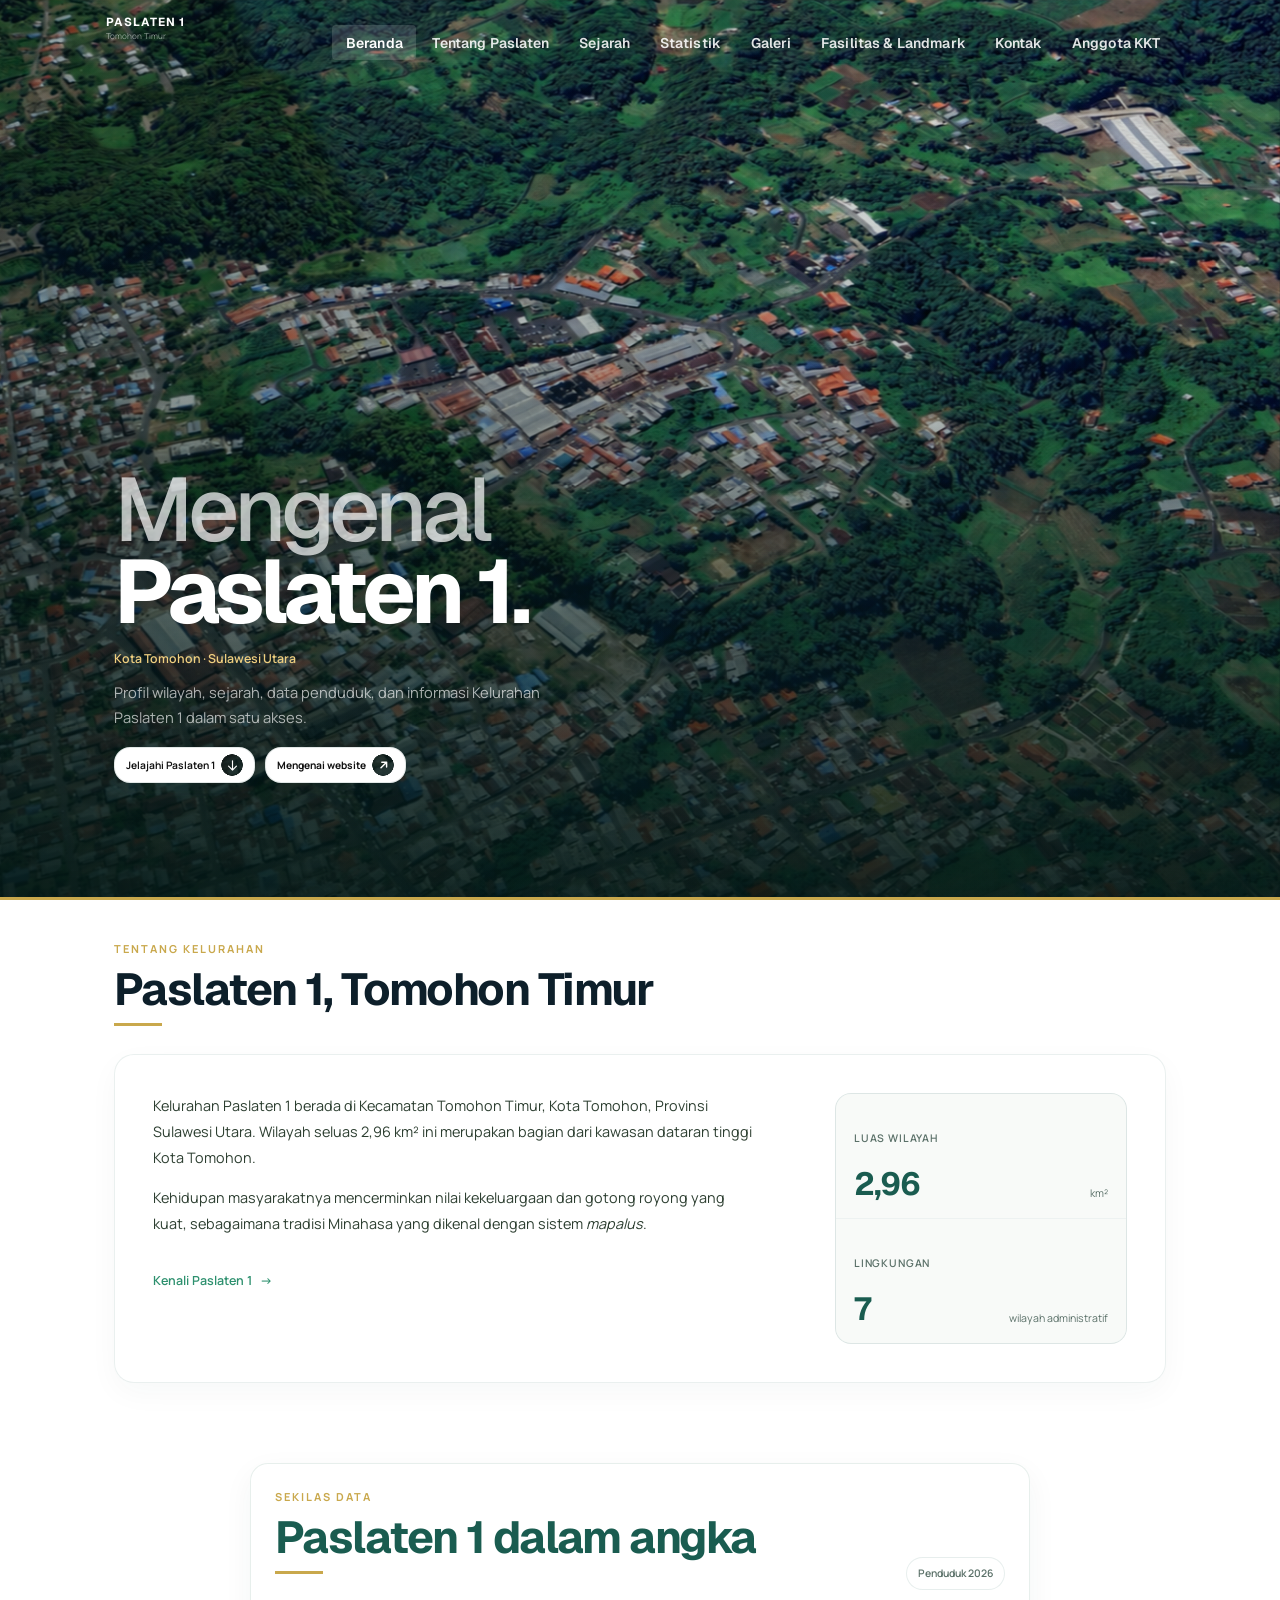
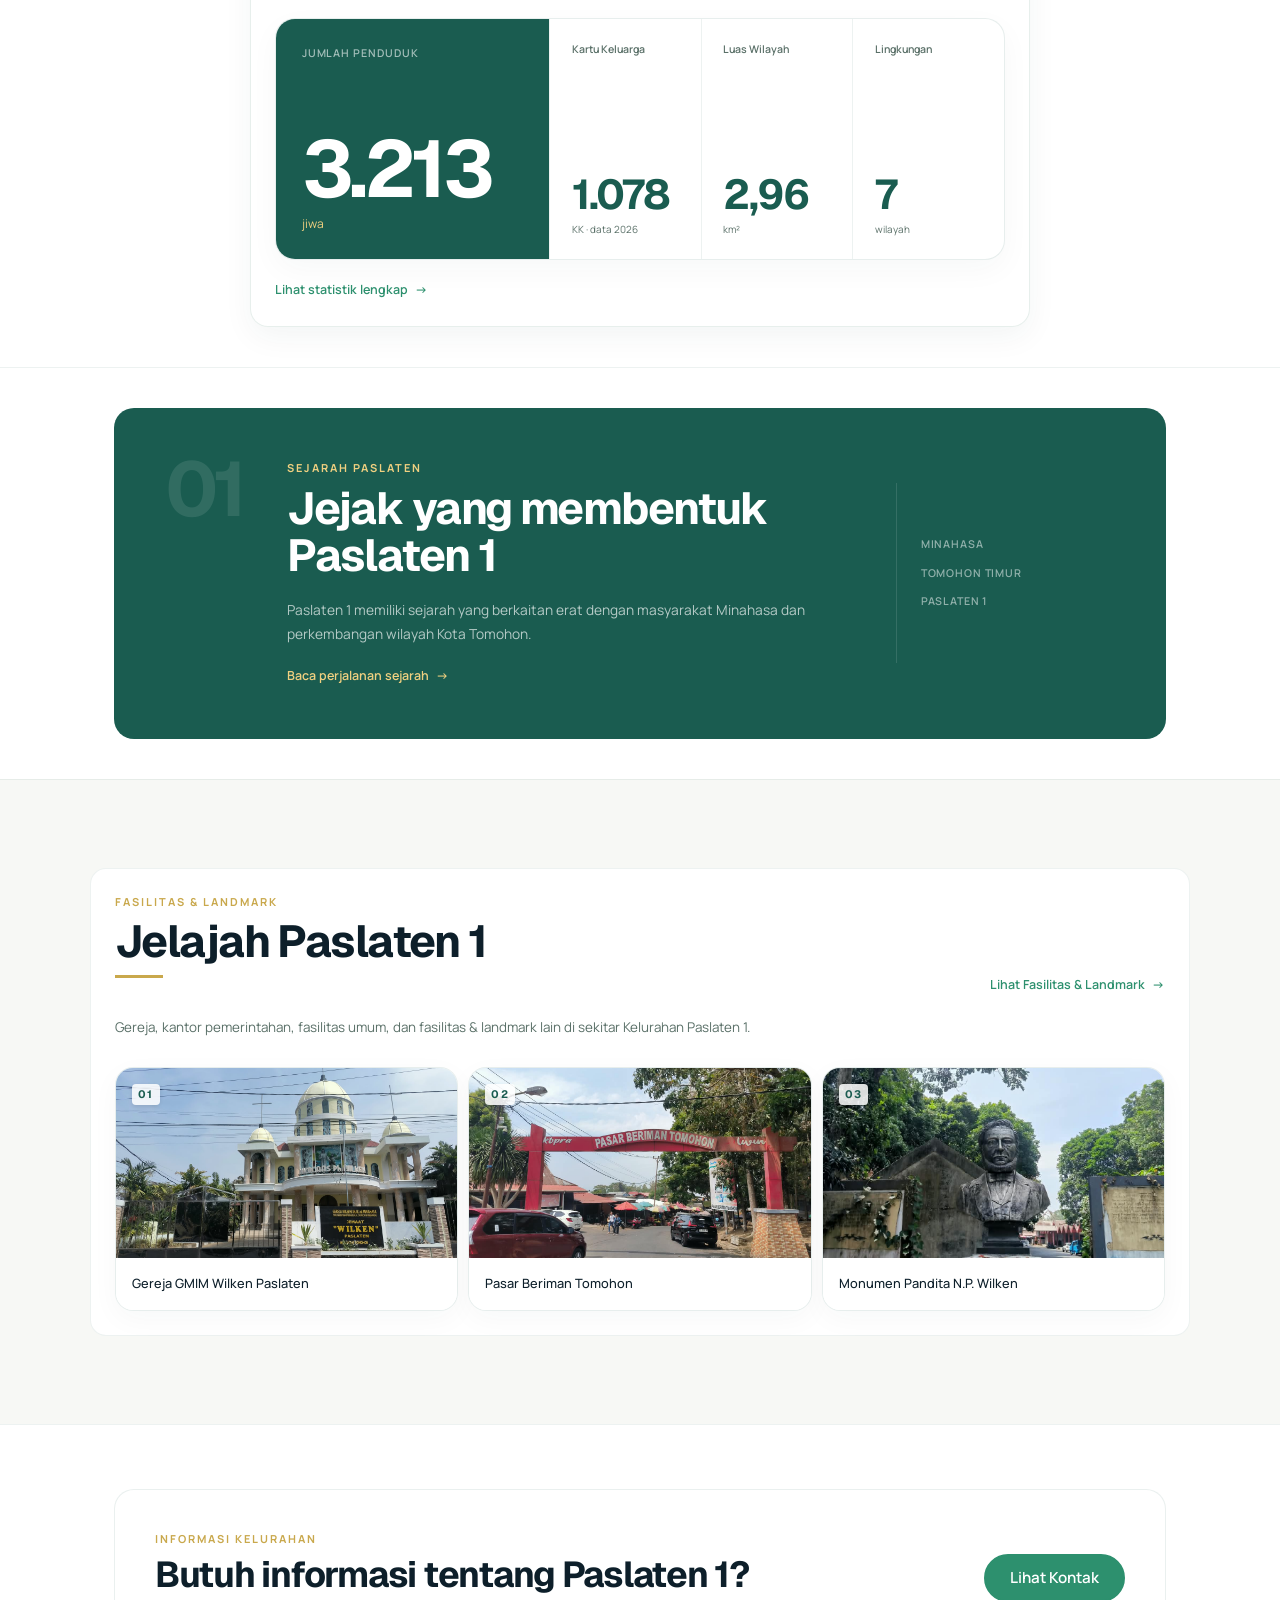
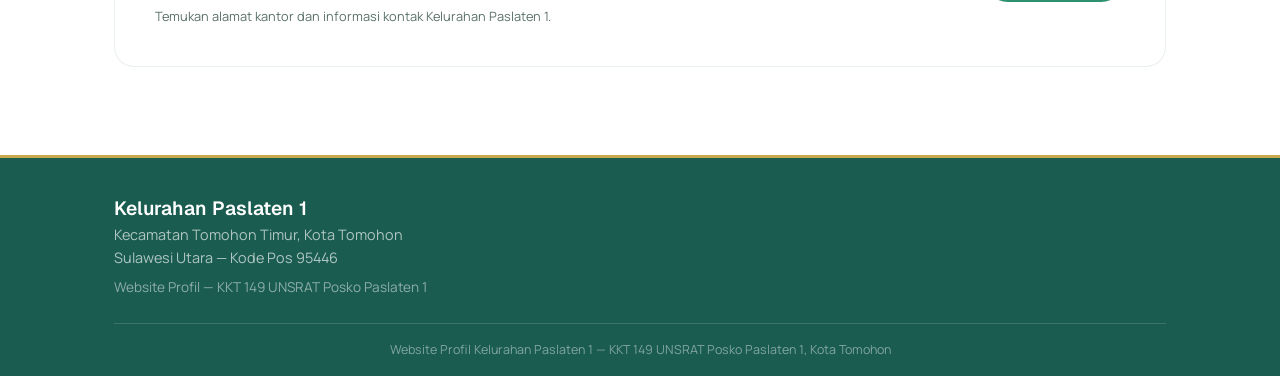
<file: index.html>
<!doctype html>
<html lang="id">
  <head>
    <meta charset="UTF-8" />

    <meta name="viewport" content="width=device-width, initial-scale=1.0" />

    <meta
      name="description"
      content="Website profil Kelurahan Paslaten 1, Kecamatan Tomohon Timur, Kota Tomohon, Sulawesi Utara."
    />

    <title>Paslaten 1 — Kelurahan Paslaten 1, Kota Tomohon</title>

    <!-- CSS UTAMA -->
    <link rel="stylesheet" href="css/style.css" />

    <!-- LANDING PAGE -->
    <link rel="stylesheet" href="css/home-refinement.css" />

    <!-- ONBOARDING -->
    <link rel="stylesheet" href="css/onboarding.css" />
  </head>

  <body>
    <!-- =========================================================
       NAVBAR
       ========================================================= -->

    <header id="site-header">
      <nav id="navbar" aria-label="Navigasi utama">
        <div class="navbar-inner navbar-inner--hero">
          <!-- ===================================================
             BRAND NORMAL
             Muncul ketika navbar menjadi solid
             =================================================== -->

          <div class="nav-brand glass">
            <a href="index.html" class="nav-brand-link">
              <img
                src="assets/images/hero/logo tomohon.png"
                alt="Logo Kota Tomohon"
                class="nav-logo-img"
              />

              <div class="nav-brand-text nav-brand-text--hero">
                <span class="nav-brand-title"> PASLATEN 1 </span>

                <span class="nav-brand-subtitle"> Tomohon Timur </span>
              </div>
            </a>
          </div>

          <!-- ===================================================
             DESKTOP NAV
             =================================================== -->

          <ul class="nav-menu" id="nav-menu">
            <li>
              <a href="index.html" class="active"> Beranda </a>
            </li>

            <li>
              <a href="pages/tentang.html"> Tentang Paslaten </a>
            </li>

            <li>
              <a href="pages/sejarah.html"> Sejarah </a>
            </li>

            <li>
              <a href="pages/statistik.html"> Statistik </a>
            </li>

            <li>
              <a href="pages/galeri.html"> Galeri </a>
            </li>

            <li>
              <a href="pages/tempat-penting.html"> Fasilitas & Landmark </a>
            </li>

            <li>
              <a href="pages/kontak.html"> Kontak </a>
            </li>
            <li>
              <a href="pages/anggota-kkt.html"> Anggota KKT </a>
            </li>
          </ul>

          <button
            class="nav-hamburger glass"
            id="nav-hamburger"
            type="button"
            aria-label="Buka menu"
            aria-expanded="false"
            aria-controls="drawer-menu"
          >
            <span></span>
            <span></span>
            <span></span>
          </button>
        </div>
      </nav>
    </header>

    <!-- =========================================================
       DRAWER BACKDROP
       ========================================================= -->

    <div class="drawer-backdrop" id="drawer-backdrop" aria-hidden="true"></div>

    <!-- =========================================================
       DRAWER MENU
       ========================================================= -->

    <aside
      class="drawer glass"
      id="drawer-menu"
      aria-label="Menu navigasi"
      aria-hidden="true"
      role="dialog"
    >
      <!-- HEADER -->

      <div class="drawer-header">
        <div class="drawer-brand">
          <img
            src="assets/images/hero/logo tomohon.png"
            alt="Logo Kota Tomohon"
            class="drawer-logo"
          />

          <div class="drawer-brand-text">
            <span class="drawer-brand-title"> Paslaten 1 </span>

            <span class="drawer-brand-sub"> Kota Tomohon </span>
          </div>
        </div>

        <button
          class="drawer-close"
          id="drawer-close"
          type="button"
          aria-label="Tutup menu"
        >
          <svg width="22" height="22" viewBox="0 0 22 22" fill="none">
            <path
              d="M5 5l12 12M17 5L5 17"
              stroke="currentColor"
              stroke-width="2"
              stroke-linecap="round"
            />
          </svg>
        </button>
      </div>

      <!-- MENU -->

      <nav aria-label="Menu halaman">
        <ul class="drawer-nav">
          <!-- BERANDA -->

          <li class="drawer-item">
            <a href="index.html" class="drawer-link active">
              <span class="drawer-icon">
                <svg viewBox="0 0 24 24" fill="none">
                  <path
                    d="M3 12L12 3l9 9"
                    stroke="currentColor"
                    stroke-width="2"
                    stroke-linecap="round"
                    stroke-linejoin="round"
                  />

                  <path
                    d="M9 21V12h6v9"
                    stroke="currentColor"
                    stroke-width="2"
                    stroke-linecap="round"
                    stroke-linejoin="round"
                  />
                </svg>
              </span>

              <span class="drawer-link-text"> Beranda </span>
            </a>
          </li>

          <!-- TENTANG -->

          <li class="drawer-item">
            <a href="pages/tentang.html" class="drawer-link">
              <span class="drawer-icon">
                <svg viewBox="0 0 24 24" fill="none">
                  <circle
                    cx="12"
                    cy="8"
                    r="4"
                    stroke="currentColor"
                    stroke-width="2"
                  />

                  <path
                    d="M4 20c0-4 3.6-7 8-7s8 3 8 7"
                    stroke="currentColor"
                    stroke-width="2"
                    stroke-linecap="round"
                  />
                </svg>
              </span>

              <span class="drawer-link-text"> Tentang Paslaten </span>
            </a>
          </li>

          <!-- SEJARAH -->

          <li class="drawer-item">
            <a href="pages/sejarah.html" class="drawer-link">
              <span class="drawer-icon">
                <svg viewBox="0 0 24 24" fill="none">
                  <circle
                    cx="12"
                    cy="12"
                    r="9"
                    stroke="currentColor"
                    stroke-width="2"
                  />

                  <path
                    d="M12 7v5l3.5 2"
                    stroke="currentColor"
                    stroke-width="2"
                    stroke-linecap="round"
                  />
                </svg>
              </span>

              <span class="drawer-link-text"> Sejarah </span>
            </a>
          </li>

          <!-- STATISTIK -->

          <li class="drawer-item">
            <a href="pages/statistik.html" class="drawer-link">
              <span class="drawer-icon">
                <svg viewBox="0 0 24 24" fill="none">
                  <path
                    d="M5 19V11M12 19V5M19 19V8"
                    stroke="currentColor"
                    stroke-width="2"
                    stroke-linecap="round"
                  />

                  <path
                    d="M3 19h18"
                    stroke="currentColor"
                    stroke-width="2"
                    stroke-linecap="round"
                  />
                </svg>
              </span>

              <span class="drawer-link-text"> Statistik </span>
            </a>
          </li>

          <!-- GALERI -->

          <li class="drawer-item">
            <a href="pages/galeri.html" class="drawer-link">
              <span class="drawer-icon">
                <svg viewBox="0 0 24 24" fill="none">
                  <rect
                    x="3"
                    y="3"
                    width="18"
                    height="18"
                    rx="3"
                    stroke="currentColor"
                    stroke-width="2"
                  />

                  <circle
                    cx="8.5"
                    cy="8.5"
                    r="1.5"
                    stroke="currentColor"
                    stroke-width="1.5"
                  />

                  <path
                    d="M21 15l-5-5L5 21"
                    stroke="currentColor"
                    stroke-width="2"
                    stroke-linecap="round"
                    stroke-linejoin="round"
                  />
                </svg>
              </span>

              <span class="drawer-link-text"> Galeri </span>
            </a>
          </li>

          <!-- FASILITAS & LANDMARK -->

          <li class="drawer-item">
            <a class="drawer-link" href="pages/tempat-penting.html">
              <span class="drawer-icon">
                <svg
                  fill="none"
                  viewBox="0 0 24 24"
                  stroke="currentColor"
                  stroke-width="2"
                  stroke-linecap="round"
                  stroke-linejoin="round"
                >
                  <path d="M21 10c0 7-9 12-9 12S3 17 3 10a9 9 0 1118 0z" />
                  <circle cx="12" cy="10" r="3" />
                </svg>
              </span>

              <span class="drawer-link-text"> Fasilitas & Landmark </span>
            </a>
          </li>

          <!-- KONTAK -->

          <li class="drawer-item">
            <a href="pages/kontak.html" class="drawer-link">
              <span class="drawer-icon">
                <svg viewBox="0 0 24 24" fill="none">
                  <path
                    d="M22 16.92v3a2 2 0 01-2.18 2 19.79 19.79 0 01-8.63-3.07A19.5 19.5 0 013.09 9.8 19.79 19.79 0 01.02 1.18 2 2 0 012 0h3a2 2 0 012 1.72c.127.96.361 1.903.7 2.81a2 2 0 01-.45 2.11L6.09 7.91a16 16 0 006 6l1.27-1.27a2 2 0 012.11-.45c.907.339 1.85.573 2.81.7A2 2 0 0122 14.92v2z"
                    stroke="currentColor"
                    stroke-linecap="round"
                    stroke-linejoin="round"
                    stroke-width="2"
                  ></path>
                </svg>
              </span>

              <span class="drawer-link-text"> Kontak </span>
            </a>
          </li>

          <!-- ANGGOTA KKT -->
          <li class="drawer-item">
            <a href="pages/anggota-kkt.html" class="drawer-link">
              <span class="drawer-icon">
                <svg
                  viewBox="0 0 24 24"
                  fill="none"
                  stroke="currentColor"
                  stroke-width="2"
                  stroke-linecap="round"
                  stroke-linejoin="round"
                >
                  <path d="M17 21v-2a4 4 0 0 0-4-4H5a4 4 0 0 0-4 4v2"></path>
                  <circle cx="9" cy="7" r="4"></circle>
                  <path d="M23 21v-2a4 4 0 0 0-3-3.87"></path>
                  <path d="M16 3.13a4 4 0 0 1 0 7.75"></path>
                </svg>
              </span>
              <span class="drawer-link-text"> Anggota KKT </span>
            </a>
          </li>
        </ul>
      </nav>

      <!-- FOOTER DRAWER -->
    </aside>

    <!-- =========================================================
       MAIN
       ========================================================= -->

    <main>
      <!-- =======================================================
         HERO
         ======================================================= -->

      <section
        id="hero"
        class="hero-editorial"
        aria-label="Kelurahan Paslaten 1"
      >
        <a
          href="index.html"
          class="hero-navbar-wordmark"
          aria-label="Paslaten 1, Tomohon Timur"
        >
          <strong> PASLATEN 1 </strong>
          <span> Tomohon Timur </span>
        </a>

        <button
          class="nav-hamburger glass hero-scroll-hamburger"
          id="hero-nav-hamburger"
          type="button"
          aria-label="Buka menu"
          aria-expanded="false"
          aria-controls="drawer-menu"
        >
          <span></span>
          <span></span>
          <span></span>
        </button>

        <!-- =====================================================
           SATU GAMBAR PANORAMA

           Gambar bergerak:
           kiri → kanan → kiri → kanan

           Tidak ada zoom.
           Tidak ada carousel step.
           Tidak ada dots.
           ===================================================== -->

        <div class="hero-panorama" aria-hidden="true">
          <img
            src="assets/images/hero/satelite%20view.png"
            alt=""
            class="hero-panorama-image"
          />
        </div>

        <!-- =====================================================
           OVERLAY
           ===================================================== -->

        <div
          class="hero-overlay hero-overlay--editorial"
          aria-hidden="true"
        ></div>

        <!-- =====================================================
           HERO CONTENT
           ===================================================== -->

        <div class="hero-content hero-content--editorial">
          <div class="container hero-editorial-inner" id="hero-text">
            <div class="hero-editorial-copy">
              <h1 class="hero-editorial-title">
                Mengenal

                <strong> Paslaten 1. </strong>
              </h1>

              <p class="hero-editorial-location">
                Kota Tomohon · Sulawesi Utara
              </p>

              <p class="hero-editorial-description">
                Profil wilayah, sejarah, data penduduk, dan informasi Kelurahan
                Paslaten 1 dalam satu akses.
              </p>

              <div class="hero-editorial-actions">
                <button
                  class="hero-primary-action"
                  id="btn-kenali"
                  type="button"
                >
                  Mengenai website

                  <span aria-hidden="true">
                    <svg viewBox="0 0 16 16" focusable="false">
                      <path d="M5 11 12 4M6 4h6v6" />
                    </svg>
                  </span>
                </button>
              </div>
            </div>
          </div>
        </div>

        <!-- =====================================================
           SCROLL DOWN
           ===================================================== -->

        <div
          class="hero-scroll-indicator hero-scroll-indicator--editorial"
          id="hero-scroll-indicator"
          role="button"
          tabindex="0"
          aria-label="Lihat informasi Paslaten 1"
        >
          <span class="scroll-label"> </span>

          <div class="scroll-arrow" aria-hidden="true">
            <svg width="20" height="20" viewBox="0 0 20 20" fill="none">
              <path
                d="M10 3v14M4 11l6 6 6-6"
                stroke="currentColor"
                stroke-width="1.8"
                stroke-linecap="round"
                stroke-linejoin="round"
              />
            </svg>
          </div>
        </div>
      </section>

      <!-- =======================================================
         TENTANG
         ======================================================= -->

      <section id="tentang-singkat" class="home-clean-section home-clean-about">
        <div class="container">
          <div class="home-clean-heading">
            <span class="home-clean-eyebrow"> Tentang Kelurahan </span>

            <h2>Paslaten 1, Tomohon Timur</h2>

            <span class="section-divider"></span>
          </div>

          <div class="home-about-panel">
            <div class="home-about-text">
              <p>
                Kelurahan Paslaten 1 berada di Kecamatan Tomohon Timur, Kota
                Tomohon, Provinsi Sulawesi Utara. Wilayah seluas 2,96 km² ini
                merupakan bagian dari kawasan dataran tinggi Kota Tomohon.
              </p>

              <p>
                Kehidupan masyarakatnya mencerminkan nilai kekeluargaan dan
                gotong royong yang kuat, sebagaimana tradisi Minahasa yang
                dikenal dengan sistem
                <em>mapalus</em>.
              </p>

              <a href="pages/tentang.html" class="home-clean-link">
                Kenali Paslaten 1

                <span aria-hidden="true"> → </span>
              </a>
            </div>

            <div
              class="home-about-facts"
              aria-label="Ringkasan wilayah Paslaten 1"
            >
              <article>
                <span class="home-fact-label"> Luas Wilayah </span>

                <strong> 2,96 </strong>

                <span class="home-fact-unit"> km² </span>
              </article>

              <article>
                <span class="home-fact-label"> Lingkungan </span>

                <strong> 7 </strong>

                <span class="home-fact-unit"> wilayah administratif </span>
              </article>
            </div>
          </div>
        </div>
      </section>

      <!-- =======================================================
         STATISTIK
         ======================================================= -->

      <section id="statistik" class="home-clean-section home-clean-stats">
        <div class="container">
          <div class="home-clean-heading home-clean-heading--split">
            <div>
              <span class="home-clean-eyebrow"> Sekilas Data </span>

              <h2>Paslaten 1 dalam angka</h2>

              <span class="section-divider"></span>
            </div>

            <span class="home-data-year"> Penduduk 2026 </span>
          </div>

          <div class="home-data-card">
            <article class="home-data-primary">
              <span class="home-data-kicker"> Jumlah Penduduk </span>

              <strong> 3.213 </strong>

              <span> jiwa </span>
            </article>

            <div class="home-data-secondary">
              <article>
                <span> Kartu Keluarga </span>

                <strong> 1.078 </strong>

                <small> KK · data 2026 </small>
              </article>

              <article>
                <span> Luas Wilayah </span>

                <strong> 2,96 </strong>

                <small> km² </small>
              </article>

              <article>
                <span> Lingkungan </span>

                <strong> 7 </strong>

                <small> wilayah </small>
              </article>
            </div>
          </div>

          <a href="pages/statistik.html" class="home-clean-link">
            Lihat statistik lengkap

            <span aria-hidden="true"> → </span>
          </a>
        </div>
      </section>

      <!-- =======================================================
         SEJARAH
         ======================================================= -->

      <section
        id="sejarah-singkat"
        class="home-clean-section home-clean-history"
      >
        <div class="container">
          <div class="home-history-panel">
            <div class="home-history-number" aria-hidden="true">01</div>

            <div class="home-history-content">
              <span class="home-clean-eyebrow home-clean-eyebrow--light">
                Sejarah Paslaten
              </span>

              <h2>Jejak yang membentuk Paslaten 1</h2>

              <p>
                Paslaten 1 memiliki sejarah yang berkaitan erat dengan
                masyarakat Minahasa dan perkembangan wilayah Kota Tomohon.
              </p>

              <a
                href="pages/sejarah.html"
                class="home-clean-link home-clean-link--light"
              >
                Baca perjalanan sejarah

                <span aria-hidden="true"> → </span>
              </a>
            </div>

            <div class="home-history-meta" aria-hidden="true">
              <span> Minahasa </span>

              <span> Tomohon Timur </span>

              <span> Paslaten 1 </span>
            </div>
          </div>
        </div>
      </section>

      <!-- =======================================================
         FASILITAS & LANDMARK
         ======================================================= -->

      <section
        id="tempat-penting-preview"
        class="home-clean-section home-clean-gallery"
      >
        <div class="container">
          <div class="home-clean-heading home-clean-heading--split">
            <div>
              <span class="home-clean-eyebrow"> Fasilitas & Landmark </span>

              <h2>Jelajah Paslaten 1</h2>

              <span class="section-divider"></span>
            </div>

            <a
              href="pages/tempat-penting.html"
              class="home-clean-link home-clean-link--desktop"
            >
              Lihat Fasilitas & Landmark

              <span aria-hidden="true"> → </span>
            </a>
          </div>

          <p class="home-gallery-intro">
            Gereja, kantor pemerintahan, fasilitas umum, dan fasilitas &
            landmark lain di sekitar Kelurahan Paslaten 1.
          </p>

          <div class="home-gallery-preview-grid">
            <figure
              class="gallery-modern-item"
              style="grid-column: span 1; grid-row: auto"
            >
              <div class="gallery-modern-placeholder" style="min-height: 190px">
                <span
                  style="
                    z-index: 2;
                    background: rgba(255, 255, 255, 0.85);
                    padding: 2px 6px;
                    border-radius: 4px;
                    box-shadow: 0 2px 4px rgba(0, 0, 0, 0.1);
                    color: var(--color-green-dark);
                    position: absolute;
                    left: 1rem;
                    top: 1rem;
                    font-family: var(--font-heading);
                    font-size: 0.68rem;
                    font-weight: 700;
                  "
                  >01</span
                >
                <img
                  src="assets/images/tempat/gmim.jpeg"
                  alt="Gereja GMIM Wilken Paslaten"
                  loading="lazy"
                  decoding="async"
                  style="
                    width: 100%;
                    height: 100%;
                    object-fit: cover;
                    position: absolute;
                    inset: 0;
                    z-index: 1;
                  "
                />
              </div>
              <figcaption
                style="
                  display: flex;
                  flex-direction: column;
                  justify-content: center;
                  gap: 0.35rem;
                  position: relative;
                  z-index: 2;
                  min-height: 52px;
                  padding: 0.8rem 1rem;
                  color: var(--color-mid-gray);
                  font-size: 0.72rem;
                  line-height: 1.5;
                  background: white;
                "
              >
                <div
                  style="
                    font-size: 0.8rem;
                    font-weight: 500;
                    color: var(--color-dark);
                  "
                >
                  Gereja GMIM Wilken Paslaten
                </div>
              </figcaption>
            </figure>

            <figure
              class="gallery-modern-item"
              style="grid-column: span 1; grid-row: auto"
            >
              <div class="gallery-modern-placeholder" style="min-height: 190px">
                <span
                  style="
                    z-index: 2;
                    background: rgba(255, 255, 255, 0.85);
                    padding: 2px 6px;
                    border-radius: 4px;
                    box-shadow: 0 2px 4px rgba(0, 0, 0, 0.1);
                    color: var(--color-green-dark);
                    position: absolute;
                    left: 1rem;
                    top: 1rem;
                    font-family: var(--font-heading);
                    font-size: 0.68rem;
                    font-weight: 700;
                  "
                  >02</span
                >
                <img
                  src="assets/images/tempat/pasar-beriman.jpeg"
                  alt="Pasar Beriman Tomohon"
                  loading="lazy"
                  decoding="async"
                  style="
                    width: 100%;
                    height: 100%;
                    object-fit: cover;
                    position: absolute;
                    inset: 0;
                    z-index: 1;
                  "
                />
              </div>
              <figcaption
                style="
                  display: flex;
                  flex-direction: column;
                  justify-content: center;
                  gap: 0.35rem;
                  position: relative;
                  z-index: 2;
                  min-height: 52px;
                  padding: 0.8rem 1rem;
                  color: var(--color-mid-gray);
                  font-size: 0.72rem;
                  line-height: 1.5;
                  background: white;
                "
              >
                <div
                  style="
                    font-size: 0.8rem;
                    font-weight: 500;
                    color: var(--color-dark);
                  "
                >
                  Pasar Beriman Tomohon
                </div>
              </figcaption>
            </figure>

            <figure
              class="gallery-modern-item"
              style="grid-column: span 1; grid-row: auto"
            >
              <div class="gallery-modern-placeholder" style="min-height: 190px">
                <span
                  style="
                    z-index: 2;
                    background: rgba(255, 255, 255, 0.85);
                    padding: 2px 6px;
                    border-radius: 4px;
                    box-shadow: 0 2px 4px rgba(0, 0, 0, 0.1);
                    color: var(--color-green-dark);
                    position: absolute;
                    left: 1rem;
                    top: 1rem;
                    font-family: var(--font-heading);
                    font-size: 0.68rem;
                    font-weight: 700;
                  "
                  >03</span
                >
                <img
                  src="assets/images/tempat/monumen-wilken.jpeg"
                  alt="Monumen Pandita N.P. Wilken"
                  loading="lazy"
                  decoding="async"
                  style="
                    width: 100%;
                    height: 100%;
                    object-fit: cover;
                    position: absolute;
                    inset: 0;
                    z-index: 1;
                  "
                />
              </div>
              <figcaption
                style="
                  display: flex;
                  flex-direction: column;
                  justify-content: center;
                  gap: 0.35rem;
                  position: relative;
                  z-index: 2;
                  min-height: 52px;
                  padding: 0.8rem 1rem;
                  color: var(--color-mid-gray);
                  font-size: 0.72rem;
                  line-height: 1.5;
                  background: white;
                "
              >
                <div
                  style="
                    font-size: 0.8rem;
                    font-weight: 500;
                    color: var(--color-dark);
                  "
                >
                  Monumen Pandita N.P. Wilken
                </div>
              </figcaption>
            </figure>
          </div>

          <a
            href="pages/tempat-penting.html"
            class="home-clean-link home-clean-link--mobile"
          >
            Lihat semua fasilitas & landmark

            <span aria-hidden="true"> → </span>
          </a>
        </div>
      </section>

      <!-- =======================================================
         KONTAK
         ======================================================= -->

      <section class="home-clean-section home-clean-contact">
        <div class="container">
          <div class="home-contact-panel">
            <div>
              <span class="home-clean-eyebrow"> Informasi Kelurahan </span>

              <h2>Butuh informasi tentang Paslaten 1?</h2>

              <p>
                Temukan alamat kantor dan informasi kontak Kelurahan Paslaten 1.
              </p>
            </div>

            <a href="pages/kontak.html" class="btn btn-primary">
              Lihat Kontak
            </a>
          </div>
        </div>
      </section>
    </main>

    <!-- =========================================================
       FOOTER
       ========================================================= -->

    <footer>
      <div class="footer-inner">
        <div class="footer-main">
          <div class="footer-brand">
            <h3>Kelurahan Paslaten 1</h3>

            <p>
              Kecamatan Tomohon Timur, Kota Tomohon
              <br />
              Sulawesi Utara — Kode Pos 95446
            </p>

            <p
              style="
                margin-top: 0.5rem;
                font-size: 0.85rem;
                color: rgba(255, 255, 255, 0.5);
              "
            >
              Website Profil — KKT 149 UNSRAT Posko Paslaten 1
            </p>
          </div>
        </div>

        <div class="footer-bottom">
          <p>
            Website Profil Kelurahan Paslaten 1 &mdash; KKT 149 UNSRAT Posko
            Paslaten 1, Kota Tomohon
          </p>
        </div>
      </div>
    </footer>

    <!-- =========================================================
       ONBOARDING
       ========================================================= -->

    <div
      id="onboarding"
      class="ob-overlay"
      role="dialog"
      aria-modal="true"
      aria-label="Pengenalan website Paslaten 1"
      aria-hidden="true"
    >
      <!-- =======================================================
         TOP BAR
         ======================================================= -->

      <div class="ob-topbar">
        <div class="ob-brand-mini">
          <strong> PASLATEN 1 </strong>

          <span> Tomohon Timur </span>
        </div>

        <button class="ob-skip-btn" id="ob-skip" type="button">Lewati</button>
      </div>

      <!-- =======================================================
         SLIDER
         ======================================================= -->

      <div class="ob-wrapper">
        <div class="ob-track" id="ob-track">
          <!-- ===================================================
             SLIDE 1
             =================================================== -->

          <article class="ob-slide">
            <div class="ob-slide-body">
              <img
                src="assets/images/intro/gerbang.png"
                alt=""
                aria-hidden="true"
                class="ob-watermark ob-watermark--one"
              />

              <div class="ob-slide-group">
                <div class="ob-main-card">
                  <div class="ob-card-heading">
                    <div>
                      <span class="ob-card-kicker"> KELURAHAN </span>

                      <h3>Paslaten 1</h3>

                      <p>Tomohon Timur</p>
                    </div>

                    <span class="ob-card-number"> 01 </span>
                  </div>

                  <div class="ob-card-divider"></div>

                  <div class="ob-fact-grid">
                    <div class="ob-fact">
                      <strong> 2,96 </strong>

                      <span> km² </span>

                      <small> Luas Wilayah </small>
                    </div>

                    <div class="ob-fact">
                      <strong> 7 </strong>

                      <span> lingkungan </span>

                      <small> Wilayah Administratif </small>
                    </div>
                  </div>

                  <div class="ob-topic-row">
                    <span> Profil </span>

                    <span> Sejarah </span>

                    <span> Wilayah </span>
                  </div>
                </div>

                <div class="ob-copy">
                  <span class="ob-copy-label"> KENALI PASLATEN 1 </span>

                  <h2>
                    Lebih dekat dengan

                    <strong> Paslaten 1. </strong>
                  </h2>

                  <p>Mengenal wilayah, sejarah, dan identitas Paslaten 1.</p>
                </div>
              </div>
            </div>
          </article>

          <!-- ===================================================
             SLIDE 2
             =================================================== -->

          <article class="ob-slide">
            <div class="ob-slide-body">
              <img
                src="assets/images/intro/kantor%20lurah.png"
                alt=""
                aria-hidden="true"
                class="ob-watermark ob-watermark--two"
              />

              <div class="ob-slide-group">
                <div class="ob-main-card">
                  <div class="ob-card-heading">
                    <div>
                      <span class="ob-card-kicker"> PENDUDUK </span>

                      <span class="ob-card-year"> Data 2026 </span>
                    </div>

                    <span class="ob-card-number"> 02 </span>
                  </div>

                  <div class="ob-population-total">
                    <strong> 3.213 </strong>

                    <span> jiwa </span>
                  </div>

                  <div class="ob-gender-grid">
                    <div>
                      <strong> 1.596 </strong>

                      <span> Laki-laki </span>

                      <small> 49,7% </small>
                    </div>

                    <div>
                      <strong> 1.617 </strong>

                      <span> Perempuan </span>

                      <small> 50,3% </small>
                    </div>
                  </div>

                  <div class="ob-gender-bar" aria-hidden="true">
                    <span class="ob-gender-male"></span>

                    <span class="ob-gender-female"></span>
                  </div>

                  <div class="ob-data-bottom">
                    <div>
                      <strong> 1.078 </strong>

                      <span> Kartu Keluarga </span>
                    </div>

                    <div>
                      <strong> 7 </strong>

                      <span> Lingkungan </span>
                    </div>
                  </div>
                </div>

                <div class="ob-copy">
                  <span class="ob-copy-label"> DATA KELURAHAN </span>

                  <h2>
                    Data warga yang

                    <strong> mudah dipahami. </strong>
                  </h2>

                  <p>Statistik penduduk hingga rincian tujuh lingkungan.</p>
                </div>
              </div>
            </div>
          </article>

          <!-- ===================================================
             SLIDE 3
             =================================================== -->

          <article class="ob-slide">
            <div class="ob-slide-body">
              <img
                src="assets/images/intro/gereja.png"
                alt=""
                aria-hidden="true"
                class="ob-watermark ob-watermark--three"
              />

              <div class="ob-slide-group">
                <div class="ob-main-card">
                  <div class="ob-card-heading">
                    <div>
                      <span class="ob-card-kicker"> JELAJAHI </span>

                      <span class="ob-card-year"> Isi Website </span>
                    </div>

                    <span class="ob-card-number"> 03 </span>
                  </div>

                  <div class="ob-feature-list">
                    <div class="ob-feature">
                      <span class="ob-feature-index"> 01 </span>

                      <div>
                        <strong> Kenali Paslaten </strong>

                        <p>Profil dan perjalanan sejarah</p>
                      </div>
                    </div>

                    <div class="ob-feature">
                      <span class="ob-feature-index"> 02 </span>

                      <div>
                        <strong> Lihat Data Penduduk </strong>

                        <p>Statistik sampai tiap lingkungan</p>
                      </div>
                    </div>

                    <div class="ob-feature">
                      <span class="ob-feature-index"> 03 </span>

                      <div>
                        <strong> Jelajahi Lebih Dekat </strong>

                        <p>Galeri dan informasi kontak</p>
                      </div>
                    </div>
                  </div>

                  <div class="ob-card-footer">
                    <span> Tentang </span>

                    <i></i>

                    <span> Sejarah </span>

                    <i></i>

                    <span> Statistik </span>

                    <i></i>

                    <span> Galeri </span>

                    <i></i>

                    <span> Kontak </span>
                  </div>
                </div>

                <div class="ob-copy">
                  <span class="ob-copy-label"> SATU WEBSITE </span>

                  <h2>
                    Semua yang perlu

                    <strong> kamu tahu. </strong>
                  </h2>

                  <p>Informasi Paslaten 1 dalam satu akses sederhana.</p>
                </div>
              </div>
            </div>
          </article>
        </div>
      </div>

      <!-- =======================================================
         BOTTOM CONTROLS
         ======================================================= -->

      <div class="ob-bottom">
        <div class="ob-dots" role="tablist" aria-label="Progres slide">
          <button
            class="ob-dot active"
            data-index="0"
            role="tab"
            aria-selected="true"
            aria-label="Slide 1"
          ></button>

          <button
            class="ob-dot"
            data-index="1"
            role="tab"
            aria-selected="false"
            aria-label="Slide 2"
          ></button>

          <button
            class="ob-dot"
            data-index="2"
            role="tab"
            aria-selected="false"
            aria-label="Slide 3"
          ></button>
        </div>

        <div class="ob-nav-row">
          <button class="ob-back-btn ob-hidden" id="ob-back" type="button">
            Kembali
          </button>

          <button class="ob-next-btn" id="ob-next" type="button">
            Selanjutnya
          </button>
        </div>
      </div>
    </div>

    <!-- =========================================================
       JAVASCRIPT
       ========================================================= -->

    <script src="js/main.js"></script>
  </body>
</html>
</file>
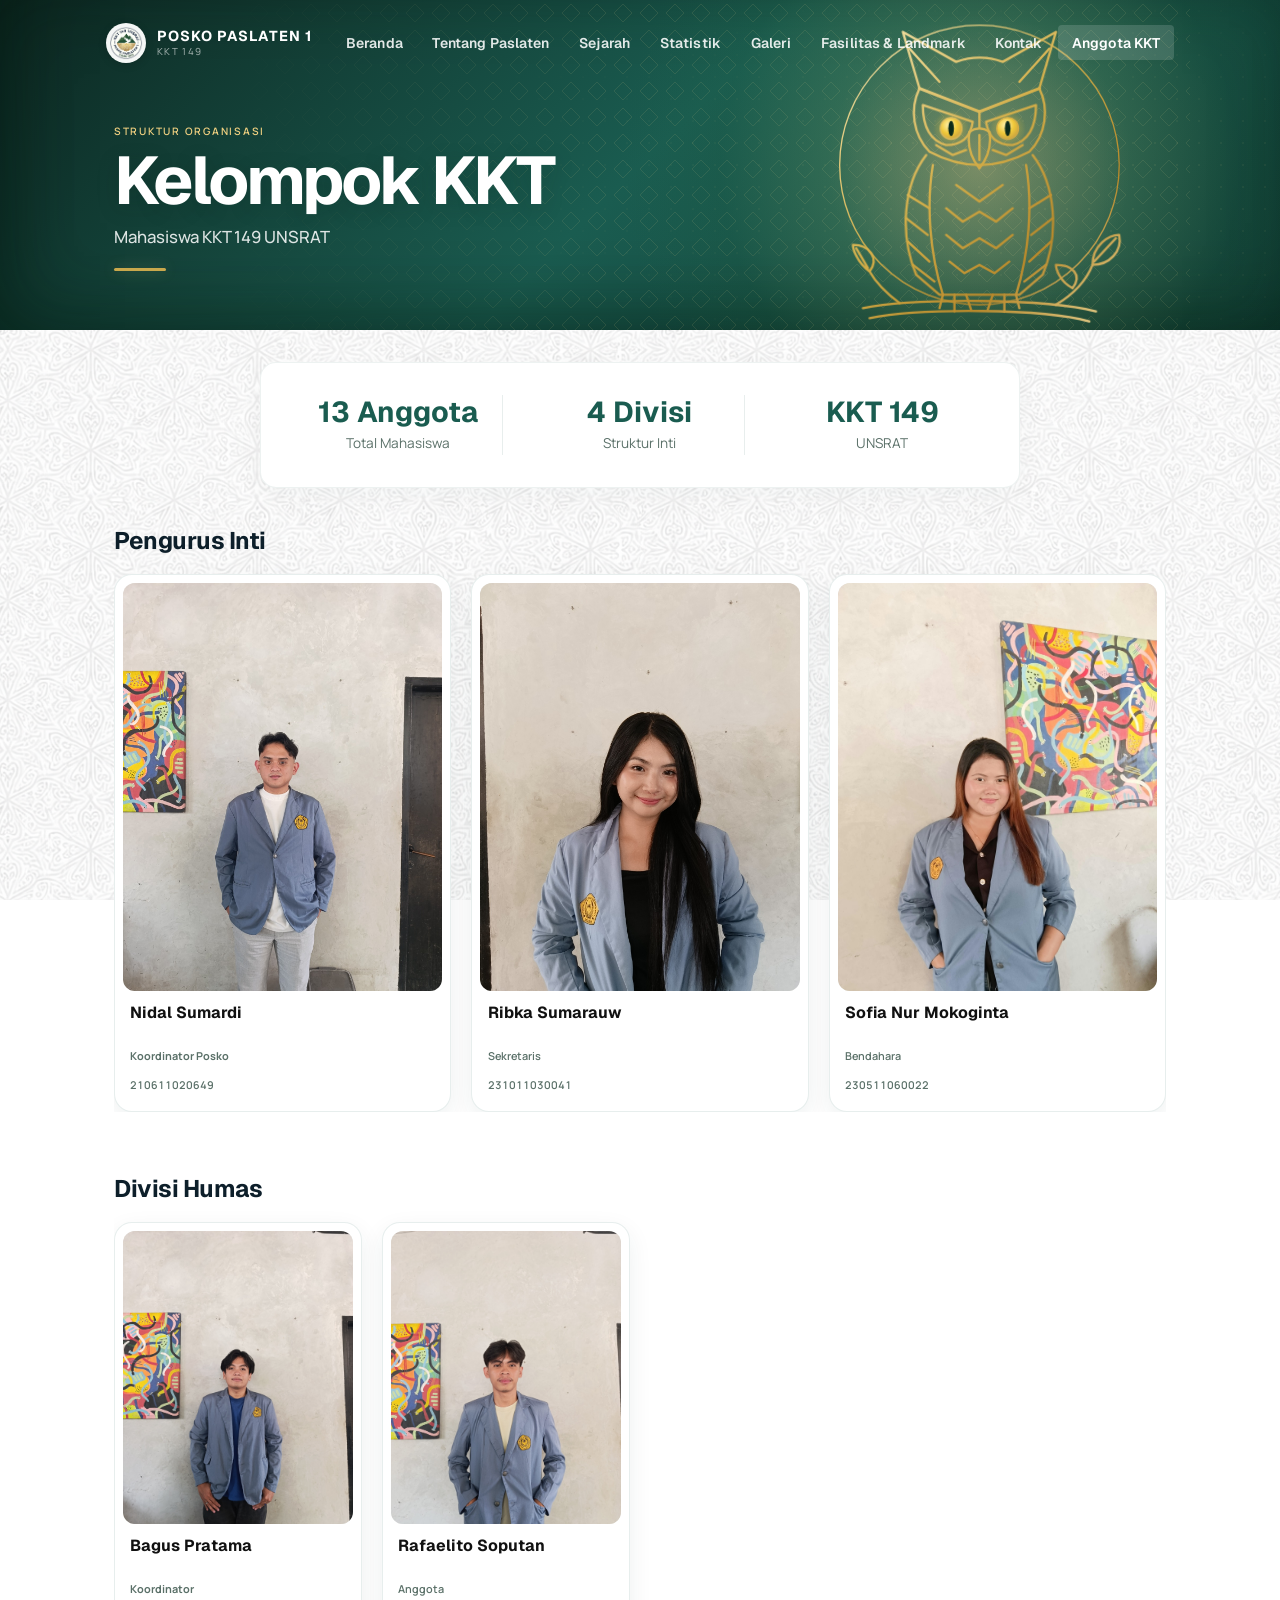
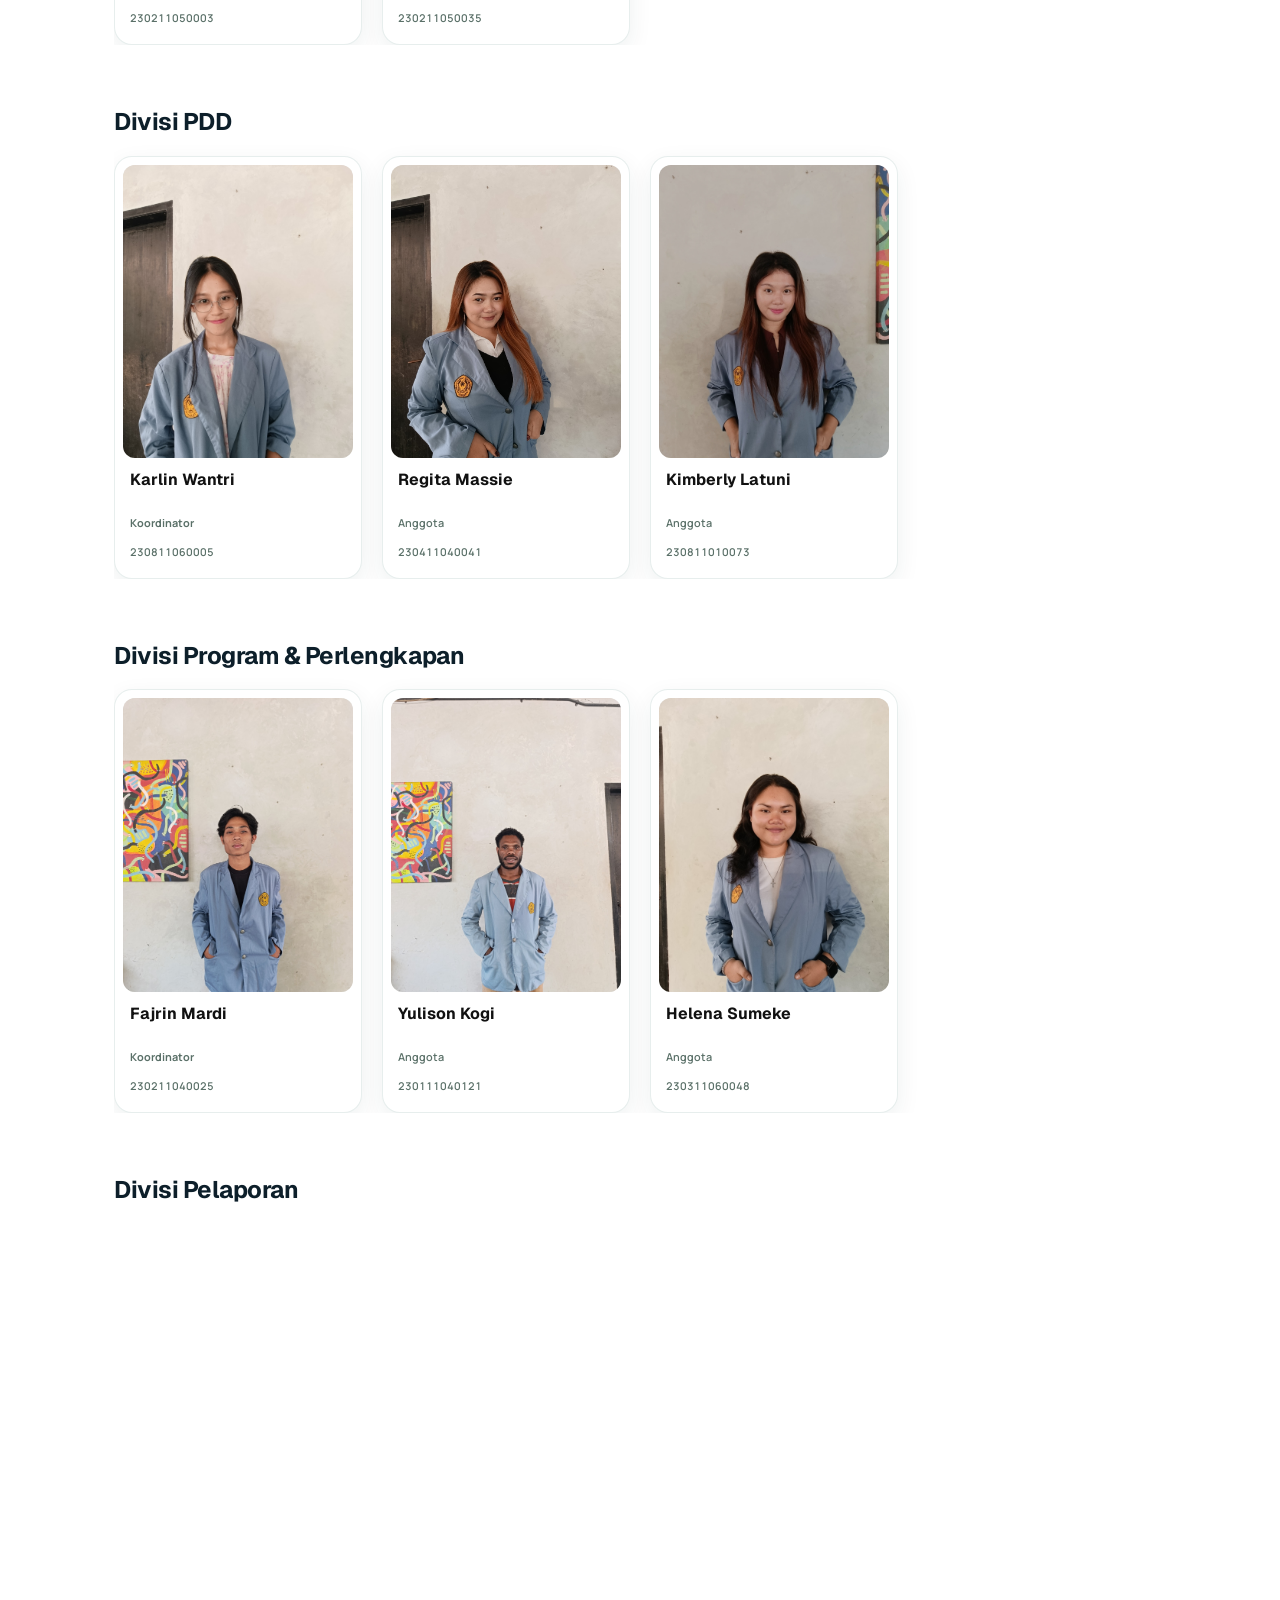
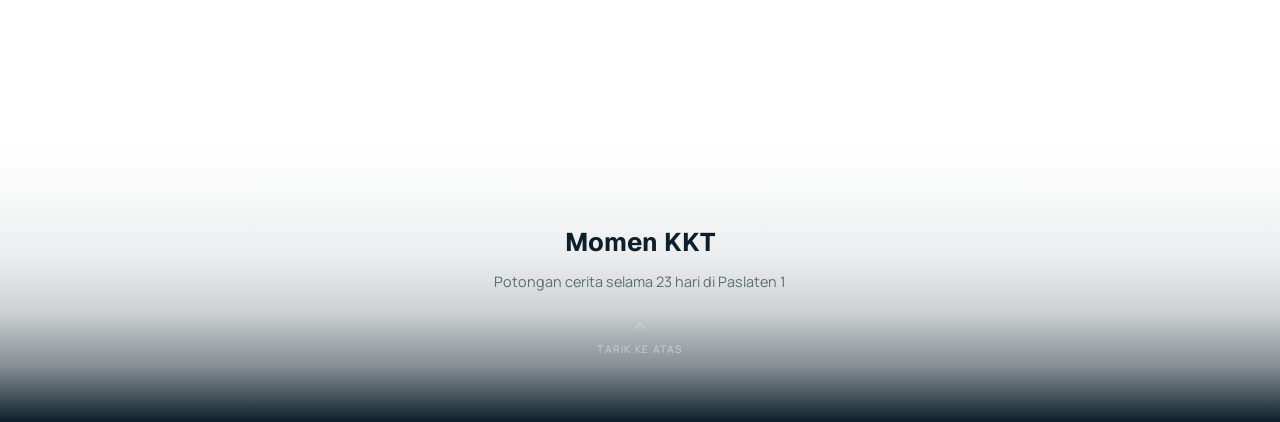
<file: pages/anggota-kkt.html>
<!doctype html>
<html lang="id">
  <head>
    <meta charset="utf-8" />
    <meta name="viewport" content="width=device-width, initial-scale=1.0" />
    <meta
      name="description"
      content="Daftar mahasiswa KKT yang bertugas di Kelurahan Paslaten Satu, Kota Tomohon."
    />
    <title>Anggota Kelompok KKT — Kelurahan Paslaten 1, Kota Tomohon</title>

    <link rel="stylesheet" href="../css/style.css" />
    <link rel="stylesheet" href="../assets/css/hero-art.css" />
    <link rel="stylesheet" href="../css/momen-kkt.css" />
  </head>

  <body class="kkt-page modern-inner-page">
    <!-- ==================== NAVBAR ==================== -->
    <header>
      <nav id="navbar" aria-label="Navigasi utama">
        <div class="navbar-inner">
          <div class="nav-brand glass">
            <a href="../index.html" class="nav-brand-link">
              <img
                src="../assets/images/hero/logo kkt.png"
                alt="Logo KKT"
                class="nav-logo-img"
              />
              <div class="nav-brand-text">
                <span class="nav-brand-title" style="font-size: 0.9em"
                  >Posko Paslaten 1</span
                >
                <span class="nav-brand-subtitle">KKT 149</span>
              </div>
            </a>
          </div>

          <ul class="nav-menu" id="nav-menu">
            <li><a href="../index.html">Beranda</a></li>
            <li><a href="tentang.html">Tentang Paslaten</a></li>
            <li><a href="sejarah.html">Sejarah</a></li>
            <li><a href="statistik.html">Statistik</a></li>
            <li><a href="galeri.html">Galeri</a></li>
            <li><a href="tempat-penting.html">Fasilitas & Landmark</a></li>
            <li><a href="kontak.html">Kontak</a></li>
            <li><a href="anggota-kkt.html" class="active">Anggota KKT</a></li>
          </ul>

          <button
            id="nav-hamburger"
            class="nav-hamburger glass"
            aria-label="Buka menu"
            aria-expanded="false"
            aria-controls="drawer-menu"
          >
            <span></span>
            <span></span>
            <span></span>
          </button>
        </div>
      </nav>
    </header>

    <!-- DRAWER MENU (Untuk Mobile) -->
    <div id="drawer-backdrop" class="drawer-backdrop" aria-hidden="true"></div>
    <aside
      id="drawer-menu"
      class="drawer glass"
      role="dialog"
      aria-label="Menu navigasi"
      aria-hidden="true"
    >
      <div class="drawer-header">
        <div class="drawer-brand">
          <img
            src="../assets/images/hero/logo kkt.png"
            alt="Logo KKT"
            class="drawer-logo"
          />
          <div class="drawer-brand-text">
            <span class="drawer-brand-title" style="font-size: 0.9em"
              >Posko Paslaten 1</span
            >
            <span class="drawer-brand-sub">KKT 149</span>
          </div>
        </div>
        <button id="drawer-close" class="drawer-close" aria-label="Tutup menu">
          <svg width="22" height="22" viewBox="0 0 22 22" fill="none">
            <path
              d="M5 5l12 12M17 5L5 17"
              stroke="currentColor"
              stroke-width="2"
              stroke-linecap="round"
            />
          </svg>
        </button>
      </div>

      <nav aria-label="Menu halaman">
        <ul class="drawer-nav">
          <li class="drawer-item">
            <a href="../index.html" class="drawer-link">
              <span class="drawer-icon">
                <svg viewBox="0 0 24 24" fill="none">
                  <path
                    d="M3 12L12 3l9 9"
                    stroke="currentColor"
                    stroke-width="2"
                    stroke-linecap="round"
                    stroke-linejoin="round"
                  />
                  <path
                    d="M9 21V12h6v9"
                    stroke="currentColor"
                    stroke-width="2"
                    stroke-linecap="round"
                    stroke-linejoin="round"
                  />
                </svg>
              </span>
              <span class="drawer-link-text">Beranda</span>
            </a>
          </li>
          <li class="drawer-item">
            <a href="tentang.html" class="drawer-link">
              <span class="drawer-icon">
                <svg viewBox="0 0 24 24" fill="none">
                  <circle
                    cx="12"
                    cy="8"
                    r="4"
                    stroke="currentColor"
                    stroke-width="2"
                  />
                  <path
                    d="M4 20c0-4 3.6-7 8-7s8 3 8 7"
                    stroke="currentColor"
                    stroke-width="2"
                    stroke-linecap="round"
                  />
                </svg>
              </span>
              <span class="drawer-link-text">Tentang Paslaten</span>
            </a>
          </li>
          <li class="drawer-item">
            <a href="sejarah.html" class="drawer-link">
              <span class="drawer-icon">
                <svg viewBox="0 0 24 24" fill="none">
                  <path
                    d="M12 2a10 10 0 100 20A10 10 0 0012 2z"
                    stroke="currentColor"
                    stroke-width="2"
                  />
                  <path
                    d="M12 6v6l4 2"
                    stroke="currentColor"
                    stroke-width="2"
                    stroke-linecap="round"
                  />
                </svg>
              </span>
              <span class="drawer-link-text">Sejarah</span>
            </a>
          </li>
          <li class="drawer-item">
            <a href="statistik.html" class="drawer-link">
              <span class="drawer-icon">
                <svg viewBox="0 0 24 24" fill="none">
                  <path
                    d="M5 19V11M12 19V5M19 19V8"
                    stroke="currentColor"
                    stroke-width="2"
                    stroke-linecap="round"
                  />
                  <path
                    d="M3 19h18"
                    stroke="currentColor"
                    stroke-width="2"
                    stroke-linecap="round"
                  />
                </svg>
              </span>
              <span class="drawer-link-text">Statistik</span>
            </a>
          </li>
          <li class="drawer-item">
            <a href="galeri.html" class="drawer-link">
              <span class="drawer-icon">
                <svg viewBox="0 0 24 24" fill="none">
                  <rect
                    x="3"
                    y="3"
                    width="18"
                    height="18"
                    rx="3"
                    stroke="currentColor"
                    stroke-width="2"
                  />
                  <circle
                    cx="8.5"
                    cy="8.5"
                    r="1.5"
                    stroke="currentColor"
                    stroke-width="1.5"
                  />
                  <path
                    d="M21 15l-5-5L5 21"
                    stroke="currentColor"
                    stroke-width="2"
                    stroke-linecap="round"
                    stroke-linejoin="round"
                  />
                </svg>
              </span>
              <span class="drawer-link-text">Galeri</span>
            </a>
          </li>
          <li class="drawer-item">
            <a href="tempat-penting.html" class="drawer-link">
              <span class="drawer-icon">
                <svg
                  viewBox="0 0 24 24"
                  fill="none"
                  stroke="currentColor"
                  stroke-width="2"
                  stroke-linecap="round"
                  stroke-linejoin="round"
                >
                  <path d="M21 10c0 7-9 12-9 12S3 17 3 10a9 9 0 1118 0z" />
                  <circle cx="12" cy="10" r="3" />
                </svg>
              </span>
              <span class="drawer-link-text">Fasilitas & Landmark</span>
            </a>
          </li>
          <li class="drawer-item">
            <a href="kontak.html" class="drawer-link">
              <span class="drawer-icon">
                <svg viewBox="0 0 24 24" fill="none">
                  <path
                    d="M22 16.92v3a2 2 0 01-2.18 2 19.79 19.79 0 01-8.63-3.07A19.5 19.5 0 013.09 9.8 19.79 19.79 0 01.02 1.18 2 2 0 012 0h3a2 2 0 012 1.72c.127.96.361 1.903.7 2.81a2 2 0 01-.45 2.11L6.09 7.91a16 16 0 006 6l1.27-1.27a2 2 0 012.11-.45c.907.339 1.85.573 2.81.7A2 2 0 0122 14.92v2z"
                    stroke="currentColor"
                    stroke-width="2"
                    stroke-linecap="round"
                    stroke-linejoin="round"
                  />
                </svg>
              </span>
              <span class="drawer-link-text">Kontak</span>
            </a>
          </li>
          <li class="drawer-item">
            <a href="anggota-kkt.html" class="drawer-link active">
              <span class="drawer-icon">
                <!-- Icon group users -->
                <svg
                  viewBox="0 0 24 24"
                  fill="none"
                  stroke="currentColor"
                  stroke-width="2"
                  stroke-linecap="round"
                  stroke-linejoin="round"
                >
                  <path d="M17 21v-2a4 4 0 0 0-4-4H5a4 4 0 0 0-4 4v2"></path>
                  <circle cx="9" cy="7" r="4"></circle>
                  <path d="M23 21v-2a4 4 0 0 0-3-3.87"></path>
                  <path d="M16 3.13a4 4 0 0 1 0 7.75"></path>
                </svg>
              </span>
              <span class="drawer-link-text">Anggota KKT</span>
            </a>
          </li>
        </ul>
      </nav>
    </aside>

    <!-- ==================== MAIN ==================== -->
    <main>
      <!-- HERO SECTION -->
      <section class="editorial-hero kkt-hero hero-lit" aria-labelledby="kkt-title">
        <div class="container editorial-hero-inner">
          <div class="hero-orn hero-orn--diamond" aria-hidden="true"></div>
        <div class="hero-art hero-art--owl" aria-hidden="true">
<svg viewBox="0 0 200 200" fill="none" stroke="url(#ha-gold)" stroke-width="1.4" stroke-linecap="round" stroke-linejoin="round" focusable="false">
  <defs>
    <linearGradient id="ha-gold" gradientUnits="userSpaceOnUse" x1="20" y1="20" x2="180" y2="190">
      <stop offset="0" stop-color="#f6e7b0"/><stop offset=".45" stop-color="#d4af4a"/><stop offset=".75" stop-color="#b8892b"/><stop offset="1" stop-color="#e8cf8b"/>
    </linearGradient>
    <radialGradient id="ha-aura" cx=".5" cy=".5" r=".5">
      <stop offset="0" stop-color="#e8cf8b" stop-opacity=".16"/><stop offset="1" stop-color="#e8cf8b" stop-opacity="0"/>
    </radialGradient>
    <radialGradient id="ow-eye" cx=".4" cy=".35" r=".7">
      <stop offset="0" stop-color="#fff3b0"/><stop offset=".55" stop-color="#f0c93a"/><stop offset="1" stop-color="#c9a23f"/>
    </radialGradient>
    <radialGradient id="ow-halo" cx=".5" cy=".5" r=".5">
      <stop offset="0" stop-color="#f0c93a" stop-opacity=".55"/><stop offset="1" stop-color="#f0c93a" stop-opacity="0"/>
    </radialGradient>
  </defs>

  <circle cx="100" cy="100" r="92" fill="url(#ha-aura)" stroke="none"/>
  <circle class="ha-spin" cx="100" cy="100" r="92" stroke-width=".9" stroke-dasharray="1.5 5"/>
  <circle class="ha-draw" pathLength="1" cx="100" cy="100" r="84" stroke-width=".8" style="--d:0s"/>

  <!-- cabang dan ranting (bergoyang) -->
  <path class="ha-draw" pathLength="1" style="--d:.2s" d="M30 186 C60 180 140 180 170 188 M34 192 C64 186 138 186 166 194"/>
  <g class="ha-sway" style="--ox:146px;--oy:184px"><path class="ha-draw" pathLength="1" style="--d:.5s" d="M146 184 C156 178 164 170 168 160 M168 160 C168 148 178 142 184 142 C186 152 178 160 168 160 Z M169 158 L182 144 M156 174 C148 170 146 162 146 160 C156 160 162 166 156 174 Z"/></g>
  <g class="ha-sway" style="--ox:52px;--oy:183px"><path class="ha-draw" pathLength="1" style="--d:.7s" d="M52 183 C44 177 38 171 34 164 M34 164 C26 158 24 150 24 148 C34 148 40 156 34 164 Z M33 162 L26 150"/></g>

  <!-- tubuh dan sayap -->
  <path class="ha-draw" pathLength="1" style="--d:.6s" d="M68 94 C54 112 52 142 62 166 L76 178 H124 L138 166 C148 142 146 112 132 94"/>
  <path class="ha-draw" pathLength="1" style="--d:.9s" d="M72 100 C68 124 70 152 78 178 M128 100 C132 124 130 152 122 178"/>
  <g class="ow-wave" style="--w:0s"><path class="ha-draw" pathLength="1" style="--d:1.1s" d="M57 118 L70 126 M143 118 L130 126"/></g>
  <g class="ow-wave" style="--w:.25s"><path class="ha-draw" pathLength="1" style="--d:1.2s" d="M56 132 L69 142 M144 132 L131 142"/></g>
  <g class="ow-wave" style="--w:.5s"><path class="ha-draw" pathLength="1" style="--d:1.3s" d="M57 146 L70 158 M143 146 L130 158"/></g>
  <g class="ow-wave" style="--w:.75s"><path class="ha-draw" pathLength="1" style="--d:1.4s" d="M60 160 L73 170 M140 160 L127 170"/></g>

  <!-- bulu dada -->
  <g class="ow-wave" style="--w:.1s"><path class="ha-draw" pathLength="1" style="--d:1.3s" d="M86 112 L100 122 L114 112"/></g>
  <g class="ow-wave" style="--w:.4s"><path class="ha-draw" pathLength="1" style="--d:1.4s" d="M80 126 L90 134 L100 128 L110 134 L120 126"/></g>
  <g class="ow-wave" style="--w:.7s"><path class="ha-draw" pathLength="1" style="--d:1.5s" d="M80 142 L90 150 L100 144 L110 150 L120 142"/></g>
  <g class="ow-wave" style="--w:1s"><path class="ha-draw" pathLength="1" style="--d:1.6s" d="M82 158 L91 165 L100 160 L109 165 L118 158"/></g>

  <!-- cakar -->
  <path class="ha-draw" pathLength="1" style="--d:1.7s" d="M78 178 L76 186 M85 178 L85 188 M92 178 L95 187 M122 178 L124 186 M115 178 L115 188 M108 178 L105 187"/>

  <!-- kepala (menoleh pelan) -->
  <g class="ow-head" style="--ox:100px;--oy:98px">
    <path class="ha-draw" pathLength="1" style="--d:1.2s" d="M64 54 L54 20 L86 38 Q100 33 114 38 L146 20 L136 54 C142 66 140 82 130 92 Q100 108 70 92 C60 82 58 66 64 54 Z"/>
    <path class="ha-draw" pathLength="1" style="--d:1.6s" d="M58 30 L76 50 M142 30 L124 50"/>
    <path class="ha-draw" pathLength="1" style="--d:1.9s" stroke-width="1.8" d="M64 54 L100 68 L136 54"/>

    <g class="ow-blink">
      <circle class="ow-halo" cx="83" cy="78" r="11" fill="url(#ow-halo)" stroke="none"/>
      <path class="ha-draw" pathLength="1" style="--d:2.2s" d="M66 64 L96 74 Q94 88 80 88 Q66 84 66 64 Z"/>
      <circle class="ha-fade" style="--d:2.6s" cx="83" cy="78" r="6.5" fill="url(#ow-eye)" stroke-width=".8"/>
      <ellipse class="ha-fade" style="--d:2.6s" cx="83" cy="78" rx="1.7" ry="4.6" fill="#0b2a1a" stroke="none"/>
    </g>
    <g class="ow-blink">
      <circle class="ow-halo" cx="117" cy="78" r="11" fill="url(#ow-halo)" stroke="none"/>
      <path class="ha-draw" pathLength="1" style="--d:2.2s" d="M134 64 L104 74 Q106 88 120 88 Q134 84 134 64 Z"/>
      <circle class="ha-fade" style="--d:2.6s" cx="117" cy="78" r="6.5" fill="url(#ow-eye)" stroke-width=".8"/>
      <ellipse class="ha-fade" style="--d:2.6s" cx="117" cy="78" rx="1.7" ry="4.6" fill="#0b2a1a" stroke="none"/>
    </g>

    <path class="ha-draw" pathLength="1" style="--d:2.5s" d="M100 68 V77 M94 80 Q100 76 106 80 Q108 92 100 102 Q92 92 94 80 Z M100 82 V97"/>
    <path class="ha-draw" pathLength="1" style="--d:2.8s" d="M74 88 L84 94 L92 91 M126 88 L116 94 L108 91"/>
  </g>

  <!-- percikan emas dan bintang -->
  <g fill="#f6e7b0" stroke="none">
    <circle class="ha-rise" style="--d:1.5s" cx="44" cy="120" r="1.3"/><circle class="ha-rise" style="--d:3.5s" cx="156" cy="128" r="1.3"/><circle class="ha-rise" style="--d:5.5s" cx="60" cy="62" r="1.1"/><circle class="ha-rise" style="--d:2.5s" cx="142" cy="50" r="1.1"/>
  </g>
  <path class="ha-twinkle" style="--d:3s;--ox:30px;--oy:70px" d="M30 64 L31.6 68.4 L36 70 L31.6 71.6 L30 76 L28.4 71.6 L24 70 L28.4 68.4 Z"/>
  <path class="ha-twinkle" style="--d:4.2s;--ox:170px;--oy:82px" d="M170 76 L171.6 80.4 L176 82 L171.6 83.6 L170 88 L168.4 83.6 L164 82 L168.4 80.4 Z"/>
</svg>
</div>
          <div class="editorial-hero-copy">
            <span class="editorial-eyebrow">STRUKTUR ORGANISASI</span>
            <h1 id="kkt-title">Kelompok KKT</h1>
            <p class="editorial-hero-subtitle">Mahasiswa KKT 149 UNSRAT</p>
            <span class="editorial-hero-divider" aria-hidden="true"></span>
          </div>

        </div>
      </section>

      <!-- KKT MAIN SECTION -->
      <section class="editorial-section kkt-main-section">
        <div class="container" id="kkt-container">
          <!-- Konten KKT akan dimuat oleh JS -->
          <div
            class="skeleton-loader"
            style="
              height: 400px;
              display: flex;
              justify-content: center;
              align-items: center;
              color: rgba(26, 92, 80, 0.5);
            "
          >
            Memuat data anggota KKT...
          </div>
        </div>
      </section>
    </main>

    <!-- MOMEN KKT (inline video feed, appears below anggota content) -->
    <div id="momen-feed-container">
      <!-- Diisi oleh momen-kkt.js -->
    </div>

    <script src="../js/main.js"></script>
    <script src="../js/anggota-kkt.js"></script>
    <script src="../js/momen-kkt.js"></script>
    <script src="../assets/js/hero-art.js" defer></script>
  </body>
</html>
</file>
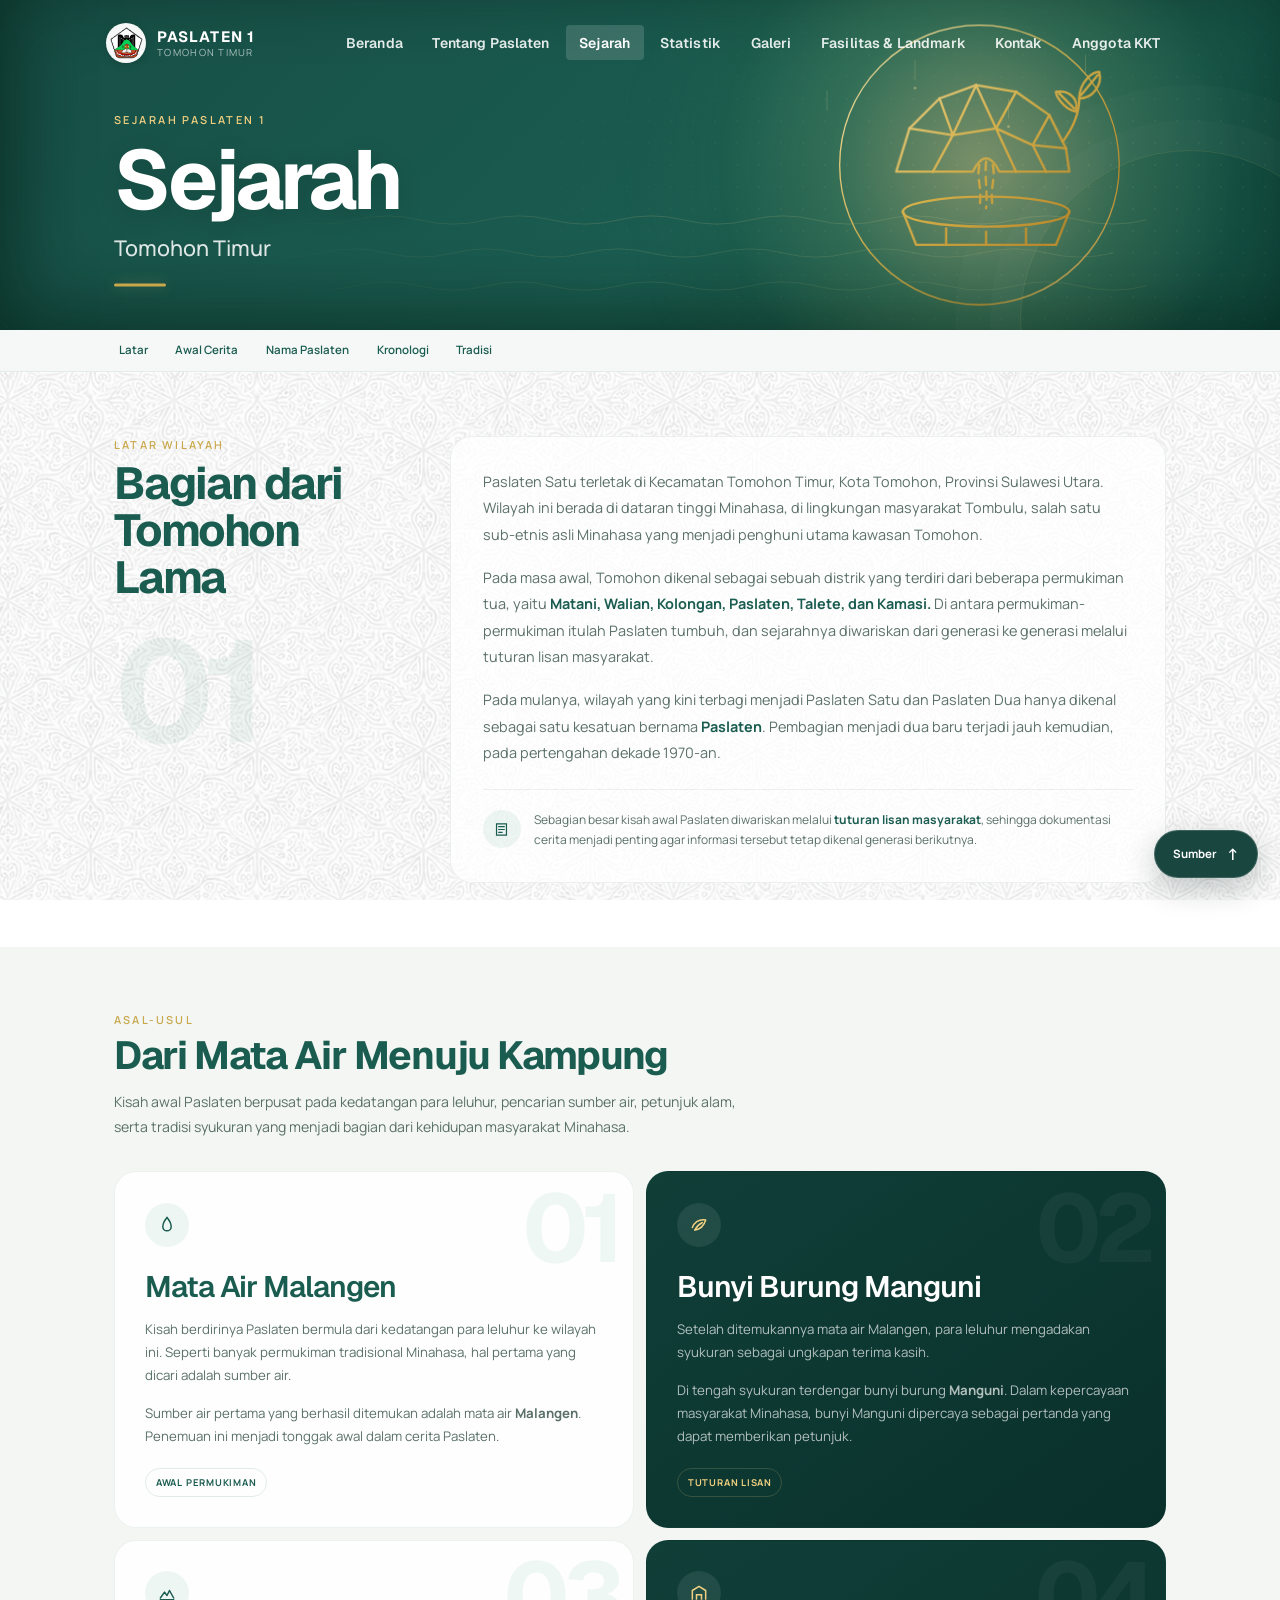
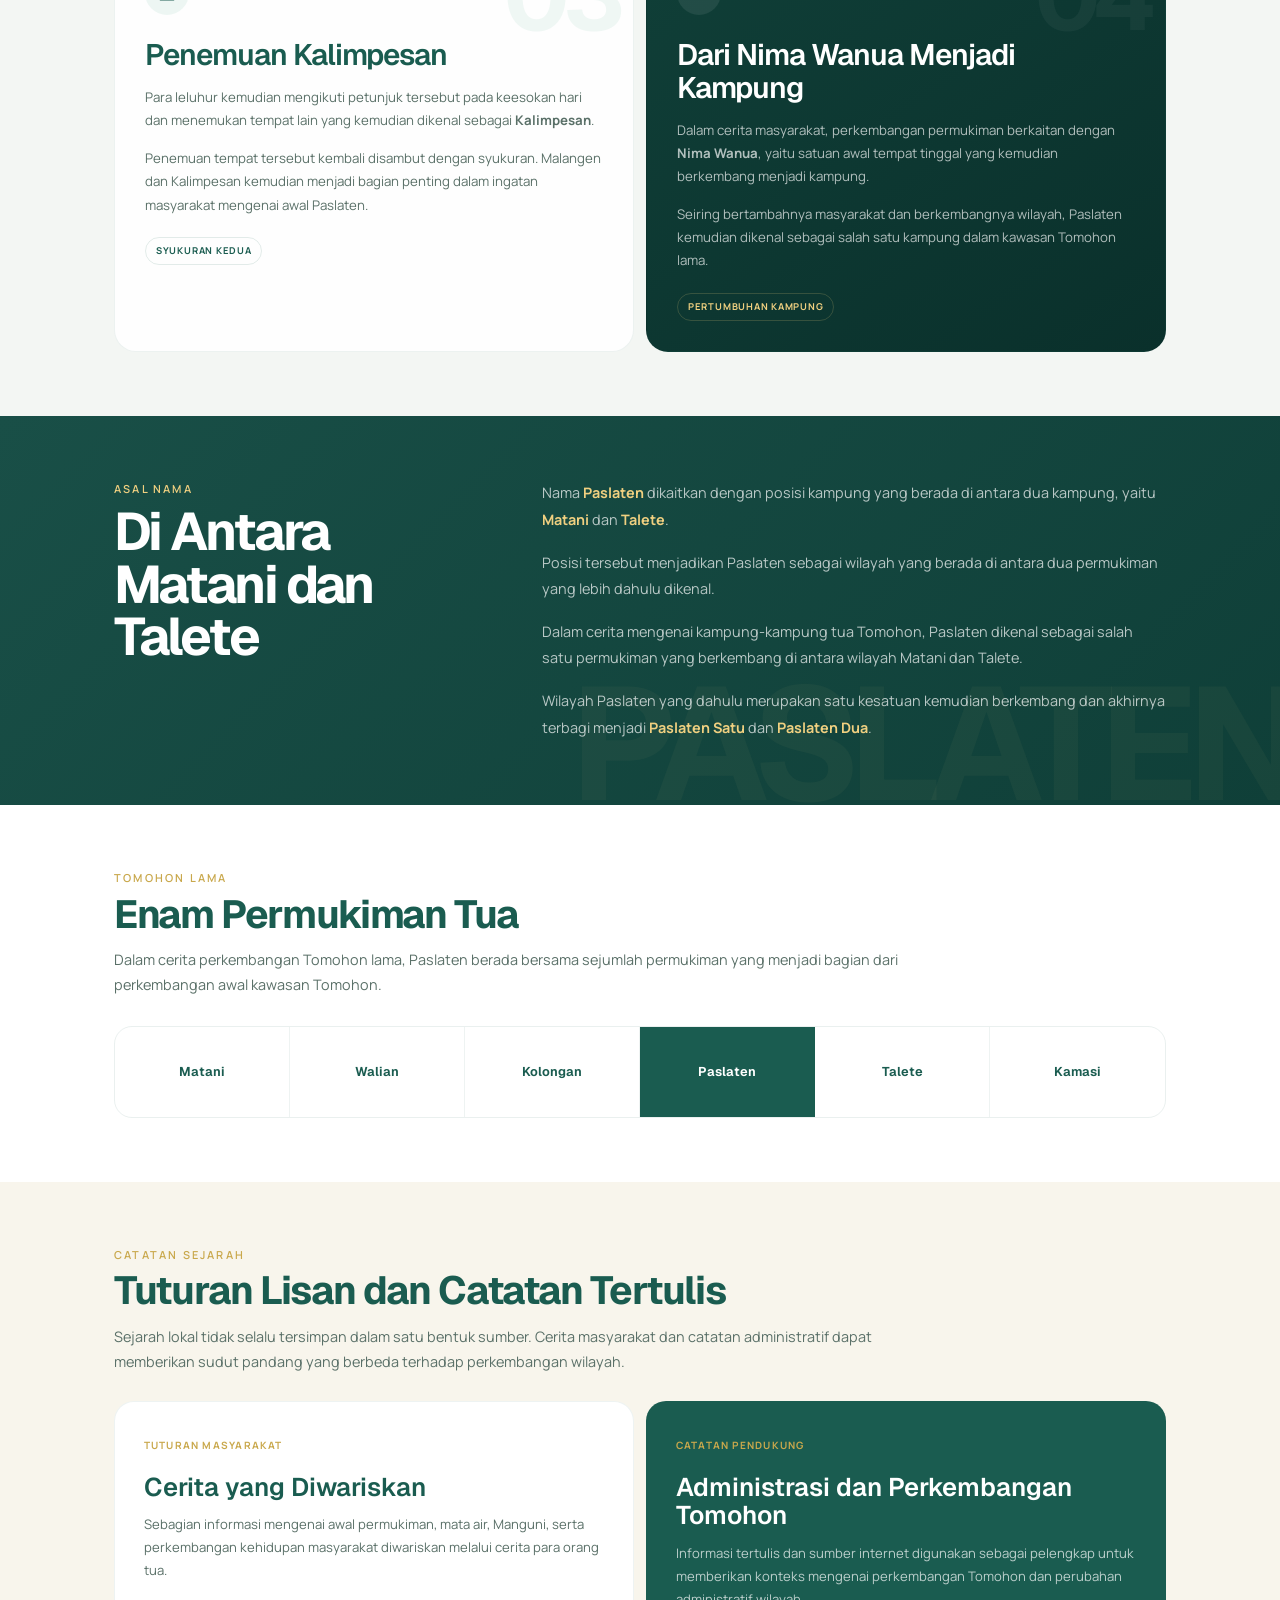
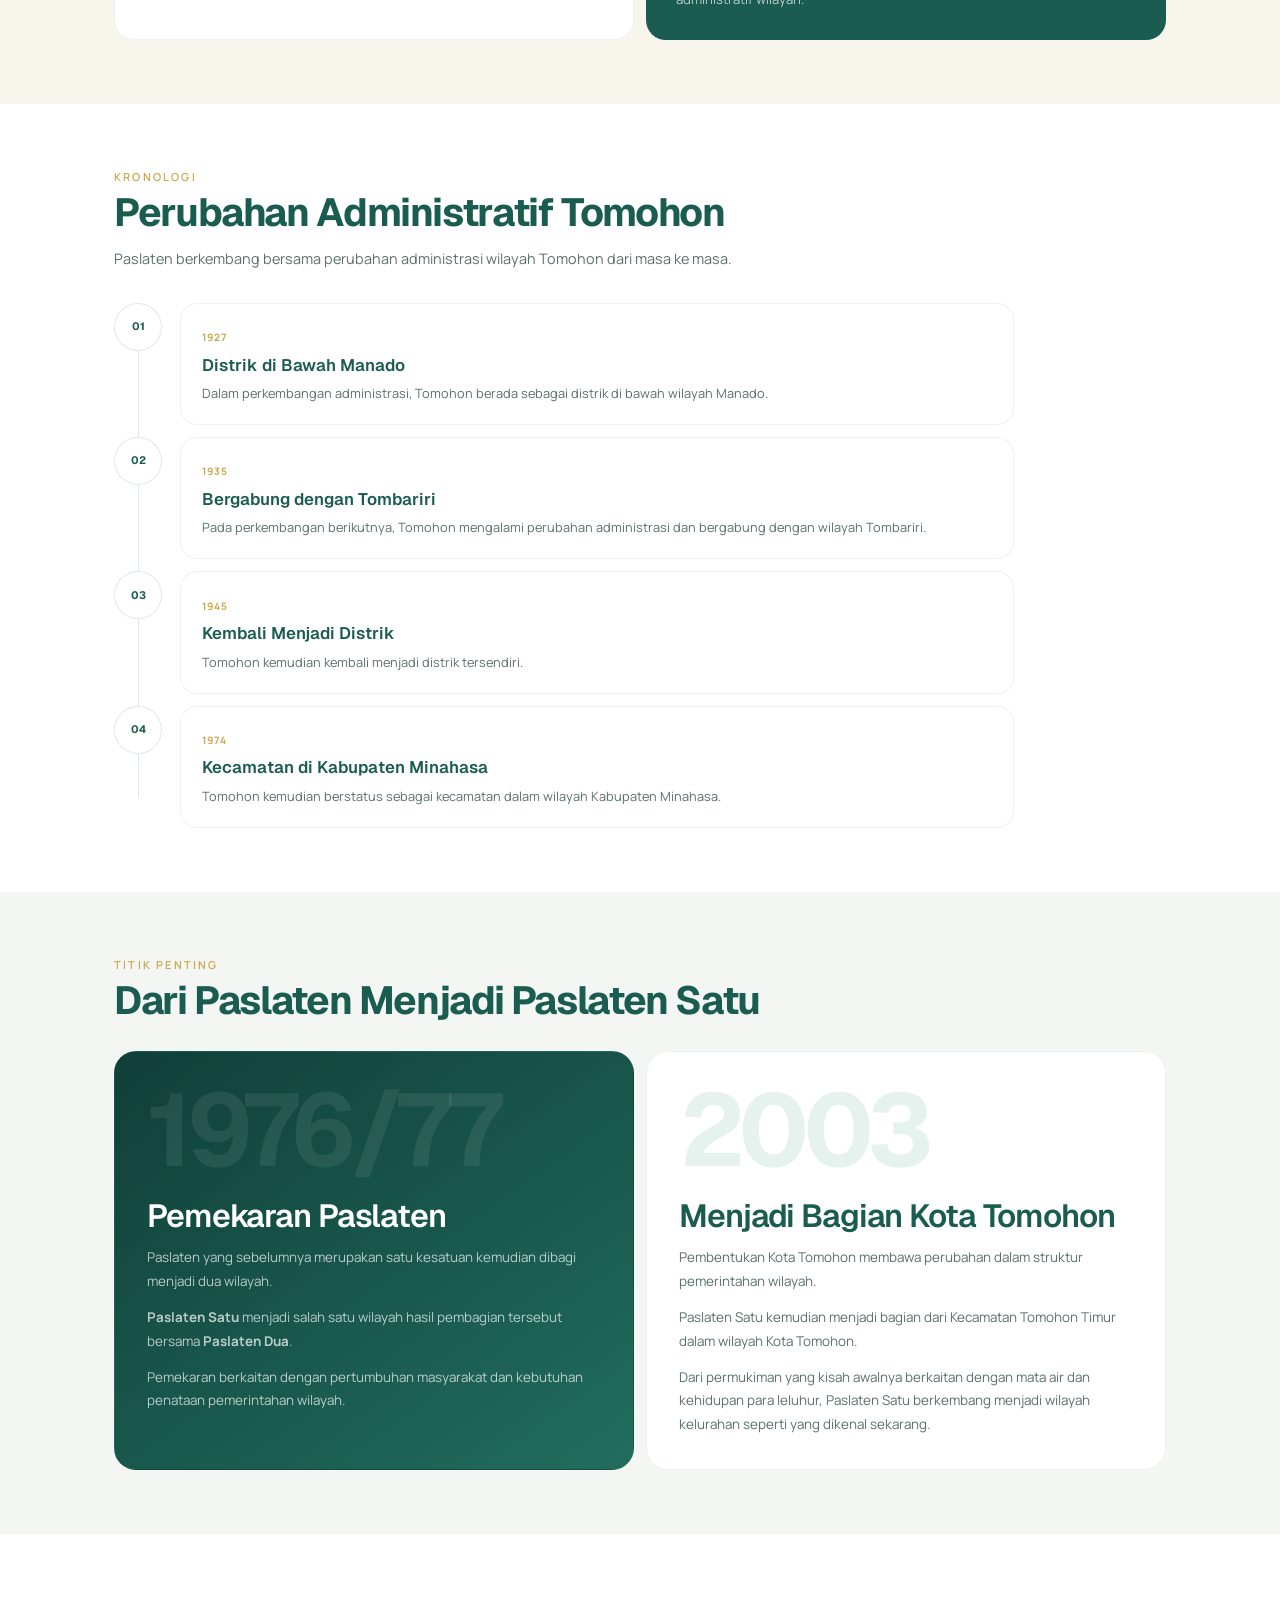
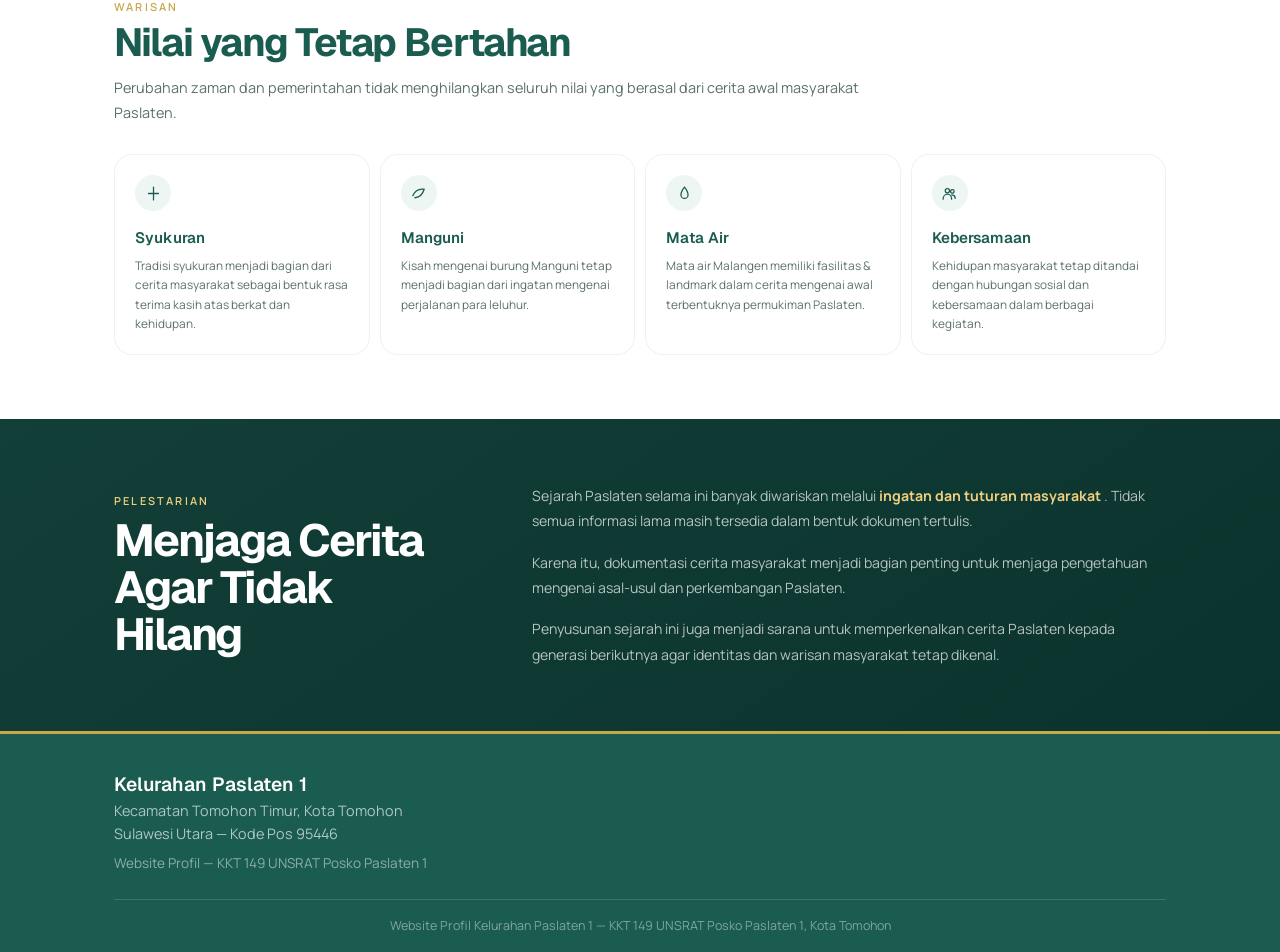
<file: pages/sejarah.html>
<!doctype html>
<html lang="id">

<head>
  <meta charset="UTF-8" />

  <meta name="viewport" content="width=device-width, initial-scale=1.0" />

  <meta name="description" content="Sejarah Kelurahan Paslaten 1, Kecamatan Tomohon Timur, Kota Tomohon." />

  <title>Sejarah Paslaten 1 | Kota Tomohon</title>

  <link rel="stylesheet" href="../css/style.css" />
  <link rel="stylesheet" href="../assets/css/hero-art.css" />

  <style>
    /* ============================================================
           HISTORY PAGE
           ============================================================ */

    .history-story-page {
      --history-dark: #103f38;
      --history-dark-deep: #0a302b;
      --history-green: #19584d;
      --history-green-soft: #eaf2ef;
      --history-soft: #f3f6f3;
      --history-cream: #f8f5ec;
      --history-border: rgba(16, 63, 56, 0.09);
    }

    .history-story-page main {
      overflow: visible;
    }

    /* ============================================================
           HERO
           ============================================================ */

    .history-modern-hero {
      position: relative;
      overflow: hidden;
    }

    .history-modern-hero .editorial-hero-copy {
      position: relative;
      z-index: 2;
    }

    /* ============================================================
           STICKY SECTION NAV
           ============================================================ */

    .history-jump {
      position: sticky;
      top: var(--navbar-height);
      z-index: 850;

      width: 100%;

      background: rgba(248, 250, 248, 0.97);

      border-bottom: 1px solid rgba(26, 92, 80, 0.09);

      box-shadow: 0 5px 18px rgba(13, 31, 42, 0.055);

      backdrop-filter: blur(14px);
      -webkit-backdrop-filter: blur(14px);
    }

    .history-jump .editorial-jump-inner {
      overflow-x: auto;
      scrollbar-width: none;
      -ms-overflow-style: none;
    }

    .history-jump .editorial-jump-inner::-webkit-scrollbar {
      display: none;
    }

    .history-jump a {
      flex-shrink: 0;
      white-space: nowrap;
    }

    #latar,
    #awal-cerita,
    #nama-paslaten,
    #kronologi,
    #tradisi {
      scroll-margin-top: calc(var(--navbar-height) + 75px);
    }

    /* ============================================================
           LATAR WILAYAH
           ============================================================ */

    .history-opening-section {
      position: relative;
    }

    .history-opening-grid {
      display: grid;

      grid-template-columns:
        minmax(200px, 0.55fr) minmax(0, 1.45fr);

      gap: clamp(1.7rem, 5vw, 4rem);

      align-items: start;
    }

    .history-opening-side {
      position: sticky;

      top: calc(var(--navbar-height) + 80px);
    }

    .history-opening-side h2 {
      max-width: 300px;

      margin: 0.45rem 0 0;

      color: var(--color-green-dark);

      font-size: clamp(1.9rem, 4vw, 2.8rem);

      line-height: 1.05;
      letter-spacing: -0.045em;
    }

    .history-opening-number {
      margin-top: 2rem;

      color: rgba(45, 144, 110, 0.08);

      font-family: var(--font-heading);

      font-size: clamp(5rem, 12vw, 9rem);

      font-weight: 700;
      line-height: 0.8;
      letter-spacing: -0.08em;
    }

    .history-opening-copy {
      padding: clamp(1.4rem, 4vw, 2rem);

      border: 1px solid rgba(26, 92, 80, 0.08);

      border-radius: 22px;

      background: rgba(255, 255, 255, 0.78);
    }

    .history-opening-copy p {
      margin: 0 0 1rem;

      color: var(--color-mid-gray);

      font-size: 0.9rem;
      line-height: 1.85;
    }

    .history-opening-copy p:last-child {
      margin-bottom: 0;
    }

    .history-opening-copy strong {
      color: var(--color-green-dark);
    }

    /* ============================================================
           SOURCE NOTE
           ============================================================ */

    .history-source-note {
      display: flex;
      align-items: flex-start;
      gap: 0.85rem;

      margin-top: 1.4rem;
      padding-top: 1.25rem;

      border-top: 1px solid rgba(26, 92, 80, 0.08);
    }

    .history-source-note-icon {
      width: 38px;
      height: 38px;

      flex-shrink: 0;

      display: flex;
      align-items: center;
      justify-content: center;

      border-radius: 50%;

      color: var(--color-green-dark);

      background: rgba(45, 144, 110, 0.08);
    }

    .history-source-note-icon svg {
      width: 17px;
      height: 17px;
    }

    .history-source-note p {
      margin: 0;

      font-size: 0.75rem;
      line-height: 1.65;
    }

    /* ============================================================
           ASAL-USUL
           ============================================================ */

    .history-origin-section {
      background: var(--history-soft);
    }

    .history-origin-heading {
      max-width: 700px;

      margin-bottom: 2rem;
    }

    .history-origin-heading p {
      max-width: 640px;

      margin: 0.8rem 0 0;

      color: var(--color-mid-gray);

      font-size: 0.88rem;
      line-height: 1.75;
    }

    .history-origin-grid {
      display: grid;

      grid-template-columns: repeat(2, minmax(0, 1fr));

      gap: 12px;
    }

    .history-origin-card {
      position: relative;

      min-height: 310px;

      padding: clamp(1.35rem, 4vw, 1.9rem);

      overflow: hidden;

      border: 1px solid rgba(26, 92, 80, 0.08);

      border-radius: 22px;

      background: rgba(255, 255, 255, 0.9);
    }

    .history-origin-card--dark {
      color: #ffffff;

      border-color: transparent;

      background: linear-gradient(145deg,
          var(--history-dark),
          var(--history-dark-deep));
    }

    .history-origin-index {
      position: absolute;

      right: 1rem;
      top: 0.45rem;

      color: rgba(45, 144, 110, 0.07);

      font-family: var(--font-heading);

      font-size: 6rem;
      font-weight: 700;

      line-height: 1;
      letter-spacing: -0.08em;
    }

    .history-origin-card--dark .history-origin-index {
      color: rgba(255, 255, 255, 0.045);
    }

    .history-origin-icon {
      position: relative;
      z-index: 2;

      width: 44px;
      height: 44px;

      display: flex;
      align-items: center;
      justify-content: center;

      margin-bottom: 1.5rem;

      border-radius: 50%;

      color: var(--color-green-dark);

      background: rgba(45, 144, 110, 0.08);
    }

    .history-origin-card--dark .history-origin-icon {
      color: var(--color-gold-light);

      background: rgba(255, 255, 255, 0.08);
    }

    .history-origin-icon svg {
      width: 20px;
      height: 20px;
    }

    .history-origin-card h3 {
      position: relative;
      z-index: 2;

      max-width: 400px;

      margin: 0;

      color: var(--color-green-dark);

      font-size: clamp(1.35rem, 3vw, 1.85rem);

      letter-spacing: -0.035em;
    }

    .history-origin-card--dark h3 {
      color: #ffffff;
    }

    .history-origin-card p {
      position: relative;
      z-index: 2;

      margin: 0.9rem 0 0;

      color: var(--color-mid-gray);

      font-size: 0.83rem;
      line-height: 1.75;
    }

    .history-origin-card--dark p {
      color: rgba(255, 255, 255, 0.68);
    }

    .history-origin-tag {
      position: relative;
      z-index: 2;

      display: inline-flex;

      margin-top: 1.25rem;

      padding: 0.35rem 0.6rem;

      border: 1px solid rgba(26, 92, 80, 0.12);

      border-radius: 999px;

      color: var(--color-green-dark);

      font-size: 0.59rem;
      font-weight: 700;

      letter-spacing: 0.08em;
      text-transform: uppercase;
    }

    .history-origin-card--dark .history-origin-tag {
      color: var(--color-gold-light);

      border-color: rgba(240, 208, 128, 0.18);
    }

    /* ============================================================
           NAMA PASLATEN
           ============================================================ */

    .history-name-section {
      position: relative;

      overflow: hidden;

      color: #ffffff;

      background: linear-gradient(135deg, #194f47, #0f3f38);
    }

    .history-name-section::before {
      content: "PASLATEN";

      position: absolute;

      right: -1rem;
      bottom: -1.1rem;

      color: rgba(240, 208, 128, 0.045);

      font-family: var(--font-heading);

      font-size: clamp(4rem, 13vw, 10rem);

      font-weight: 700;

      line-height: 1;
      letter-spacing: -0.07em;

      pointer-events: none;
    }

    .history-name-grid {
      position: relative;
      z-index: 2;

      display: grid;

      grid-template-columns:
        minmax(0, 0.72fr) minmax(0, 1.28fr);

      gap: clamp(2rem, 6vw, 5rem);

      align-items: start;
    }

    .history-name-title h2 {
      margin: 0.5rem 0 0;

      color: #ffffff;

      font-size: clamp(2rem, 5vw, 3.3rem);

      line-height: 1;
      letter-spacing: -0.05em;
    }

    .history-name-copy p {
      margin: 0 0 1rem;

      color: rgba(255, 255, 255, 0.7);

      font-size: 0.9rem;
      line-height: 1.85;
    }

    .history-name-copy p:last-child {
      margin-bottom: 0;
    }

    .history-name-copy strong {
      color: var(--color-gold-light);
    }

    /* ============================================================
           TOMOHON LAMA
           ============================================================ */

    .history-old-tomohon {
      background: #ffffff;
    }

    .history-village-strip {
      display: grid;

      grid-template-columns: repeat(6, minmax(0, 1fr));

      margin-top: 1.8rem;

      border: 1px solid rgba(26, 92, 80, 0.09);

      border-radius: 18px;

      overflow: hidden;
    }

    .history-village-strip span {
      min-height: 90px;

      display: flex;
      align-items: center;
      justify-content: center;

      padding: 0.75rem;

      border-right: 1px solid rgba(26, 92, 80, 0.07);

      color: var(--color-green-dark);

      font-family: var(--font-heading);

      font-size: 0.8rem;
      font-weight: 650;

      text-align: center;
    }

    .history-village-strip span:last-child {
      border-right: 0;
    }

    .history-village-strip .history-village-current {
      color: #ffffff;

      background: var(--color-green-dark);
    }

    /* ============================================================
           CATATAN SEJARAH
           ============================================================ */

    .history-sources-section {
      background: var(--history-cream);
    }

    .history-sources-grid {
      display: grid;

      grid-template-columns: repeat(2, minmax(0, 1fr));

      gap: 12px;

      margin-top: 1.7rem;
    }

    .history-source-card {
      position: relative;

      padding: clamp(1.3rem, 4vw, 1.8rem);

      overflow: hidden;

      border-radius: 20px;

      background: #ffffff;

      border: 1px solid rgba(26, 92, 80, 0.07);
    }

    .history-source-card--written {
      color: #ffffff;

      border-color: transparent;

      background: var(--color-green-dark);
    }

    .history-source-label {
      color: var(--color-gold);

      font-size: 0.63rem;
      font-weight: 700;

      letter-spacing: 0.12em;
      text-transform: uppercase;
    }

    .history-source-card h3 {
      margin: 1rem 0 0;

      color: var(--color-green-dark);

      font-size: clamp(1.2rem, 2.8vw, 1.6rem);
    }

    .history-source-card--written h3 {
      color: #ffffff;
    }

    .history-source-card p {
      margin: 0.8rem 0 0;

      color: var(--color-mid-gray);

      font-size: 0.82rem;
      line-height: 1.75;
    }

    .history-source-card--written p {
      color: rgba(255, 255, 255, 0.7);
    }

    /* ============================================================
           TIMELINE
           ============================================================ */

    .history-admin-section {
      position: relative;
    }

    .history-admin-timeline {
      position: relative;

      display: grid;

      gap: 12px;

      max-width: 900px;

      margin-top: 2rem;
    }

    .history-admin-timeline::before {
      content: "";

      position: absolute;

      left: 24px;

      top: 30px;
      bottom: 30px;

      width: 1px;

      background: rgba(26, 92, 80, 0.14);
    }

    .history-admin-item {
      position: relative;

      display: grid;

      grid-template-columns:
        50px minmax(0, 1fr);

      gap: 1rem;
    }

    .history-admin-marker {
      position: relative;
      z-index: 2;

      width: 48px;
      height: 48px;

      display: flex;
      align-items: center;
      justify-content: center;

      border: 1px solid rgba(26, 92, 80, 0.13);

      border-radius: 50%;

      color: var(--color-green-dark);

      background: #ffffff;

      font-family: var(--font-heading);

      font-size: 0.68rem;
      font-weight: 700;
    }

    .history-admin-content {
      position: relative;

      padding: 1.2rem 1.3rem;

      border: 1px solid rgba(26, 92, 80, 0.07);

      border-radius: 17px;

      background: rgba(255, 255, 255, 0.86);
    }

    .history-admin-year {
      display: inline-block;

      color: var(--color-gold);

      font-size: 0.64rem;
      font-weight: 700;

      letter-spacing: 0.09em;
      text-transform: uppercase;
    }

    .history-admin-content h3 {
      margin: 0.45rem 0 0;

      color: var(--color-green-dark);

      font-size: 1.05rem;
    }

    .history-admin-content p {
      margin: 0.55rem 0 0;

      color: var(--color-mid-gray);

      font-size: 0.8rem;
      line-height: 1.7;
    }

    /* ============================================================
           MILESTONE
           ============================================================ */

    .history-milestone-section {
      background: var(--history-soft);
    }

    .history-milestone-grid {
      display: grid;

      grid-template-columns: repeat(2, minmax(0, 1fr));

      gap: 12px;

      margin-top: 1.8rem;
    }

    .history-milestone-card {
      position: relative;

      min-height: 310px;

      padding: clamp(1.4rem, 4vw, 2rem);

      overflow: hidden;

      border-radius: 22px;

      background: #ffffff;

      border: 1px solid rgba(26, 92, 80, 0.07);
    }

    .history-milestone-card--primary {
      color: #ffffff;

      border-color: transparent;

      background: linear-gradient(145deg, var(--history-dark), #216d5d);
    }

    .history-milestone-year {
      display: block;

      color: rgba(45, 144, 110, 0.12);

      font-family: var(--font-heading);

      font-size: clamp(3.5rem, 8vw, 6.5rem);

      font-weight: 700;

      line-height: 0.9;
      letter-spacing: -0.07em;
    }

    .history-milestone-card--primary .history-milestone-year {
      color: rgba(255, 255, 255, 0.08);
    }

    .history-milestone-card h3 {
      margin: 1.4rem 0 0;

      color: var(--color-green-dark);

      font-size: clamp(1.4rem, 3vw, 2rem);

      letter-spacing: -0.035em;
    }

    .history-milestone-card--primary h3 {
      color: #ffffff;
    }

    .history-milestone-card p {
      margin: 0.8rem 0 0;

      color: var(--color-mid-gray);

      font-size: 0.84rem;
      line-height: 1.75;
    }

    .history-milestone-card--primary p {
      color: rgba(255, 255, 255, 0.7);
    }

    /* ============================================================
           TRADISI
           ============================================================ */

    .history-tradition-grid {
      display: grid;

      grid-template-columns: repeat(4, minmax(0, 1fr));

      gap: 10px;

      margin-top: 1.8rem;
    }

    .history-tradition-card {
      min-height: 190px;

      padding: 1.25rem;

      border: 1px solid rgba(26, 92, 80, 0.07);

      border-radius: 18px;

      background: rgba(255, 255, 255, 0.82);
    }

    .history-tradition-icon {
      width: 36px;
      height: 36px;

      display: flex;
      align-items: center;
      justify-content: center;

      margin-bottom: 1.2rem;

      border-radius: 50%;

      color: var(--color-green-dark);

      background: rgba(45, 144, 110, 0.08);
    }

    .history-tradition-icon svg {
      width: 17px;
      height: 17px;
    }

    .history-tradition-card h3 {
      margin: 0;

      color: var(--color-green-dark);

      font-size: 0.95rem;
    }

    .history-tradition-card p {
      margin: 0.55rem 0 0;

      color: var(--color-mid-gray);

      font-size: 0.74rem;
      line-height: 1.65;
    }

    /* ============================================================
           PELESTARIAN
           ============================================================ */

    .history-preservation-section {
      position: relative;

      color: #ffffff;

      background: linear-gradient(145deg, #123f38, #0b332d);
    }

    .history-preservation-grid {
      display: grid;

      grid-template-columns:
        minmax(0, 0.7fr) minmax(0, 1.3fr);

      gap: clamp(2rem, 6vw, 5rem);

      align-items: center;
    }

    .history-preservation-title h2 {
      margin: 0.5rem 0 0;

      color: #ffffff;

      font-size: clamp(1.9rem, 4vw, 2.8rem);

      line-height: 1.05;
      letter-spacing: -0.045em;
    }

    .history-preservation-copy p {
      margin: 0 0 1rem;

      color: rgba(255, 255, 255, 0.7);

      font-size: 0.88rem;
      line-height: 1.8;
    }

    .history-preservation-copy p:last-child {
      margin-bottom: 0;
    }

    .history-preservation-copy strong {
      color: var(--color-gold-light);
    }

    /* ============================================================
           FLOATING SOURCE BUTTON
           ============================================================ */

    .history-source-floating {
      position: fixed;

      right: 1.4rem;
      bottom: 1.4rem;

      z-index: 1500;

      display: inline-flex;
      align-items: center;
      justify-content: center;

      gap: 0.65rem;

      min-height: 48px;

      padding: 0.7rem 1.1rem;

      border: 1px solid rgba(255, 255, 255, 0.16);

      border-radius: 999px;

      color: #ffffff;

      background: rgba(16, 63, 56, 0.96);

      box-shadow: 0 10px 30px rgba(5, 30, 26, 0.24);

      backdrop-filter: blur(10px);
      -webkit-backdrop-filter: blur(10px);

      font-family: var(--font-body);
      font-size: 0.72rem;
      font-weight: 700;

      cursor: pointer;

      -webkit-tap-highlight-color: transparent;

      transition:
        transform 0.2s ease,
        background-color 0.2s ease,
        box-shadow 0.2s ease;
    }

    .history-source-floating:hover {
      transform: translateY(-3px);

      background: #19594d;

      box-shadow: 0 14px 34px rgba(5, 30, 26, 0.3);
    }

    .history-source-floating-arrow {
      display: inline-flex;
      align-items: center;
      justify-content: center;

      color: #ffffff;

      font-size: 1rem;
      line-height: 1;
    }

    /* ============================================================
           SOURCE MODAL BACKDROP
           ============================================================ */

    .history-source-modal {
      position: fixed;

      inset: 0;

      z-index: 2000;

      display: flex;
      align-items: center;
      justify-content: center;

      padding: 1.2rem;

      opacity: 0;
      visibility: hidden;
      pointer-events: none;

      background: rgba(6, 27, 24, 0.68);

      backdrop-filter: blur(6px);
      -webkit-backdrop-filter: blur(6px);

      transition:
        opacity 0.25s ease,
        visibility 0.25s ease;
    }

    .history-source-modal.is-open {
      opacity: 1;
      visibility: visible;
      pointer-events: auto;
    }

    .history-source-modal-backdrop {
      position: absolute;

      inset: 0;

      z-index: 0;
    }

    /* ============================================================
           SOURCE DIALOG
           NO WHITE CANVAS
           ============================================================ */

    .history-source-dialog {
      position: relative;
      z-index: 2;

      width: min(760px, 100%);

      height: 75svh;
      max-height: 75svh;

      overflow-x: hidden;
      overflow-y: auto;

      overscroll-behavior: contain;

      border: none;

      border-radius: 24px;

      /*
             * Wrapper transparan.
             * Tidak ada canvas putih.
             */
      background: transparent;

      box-shadow: 0 24px 70px rgba(0, 0, 0, 0.3);

      scrollbar-width: none;

      transform: translateY(18px) scale(0.985);

      transition: transform 0.28s ease;
    }

    .history-source-dialog::-webkit-scrollbar {
      display: none;
    }

    .history-source-modal.is-open .history-source-dialog {
      transform: translateY(0) scale(1);
    }

    /* ============================================================
           SOURCE TITLE BOX
           WHITE
           ============================================================ */

    .history-source-dialog-header {
      position: relative;

      overflow: hidden;

      padding: 3rem 4.6rem 2.2rem 1.6rem;

      /*
             * Hanya bagian judul yang putih.
             */
      background: #ffffff;

      color: var(--history-dark);

      border-radius: 24px 24px 0 0;

      border-bottom: 1px solid rgba(16, 63, 56, 0.08);
    }

    .history-source-dialog-header::after {
      content: "SUMBER";

      position: absolute;

      right: -0.6rem;
      bottom: -1.2rem;

      color: rgba(16, 63, 56, 0.045);

      font-family: var(--font-heading);

      font-size: clamp(5rem, 15vw, 8rem);

      font-weight: 700;

      line-height: 1;
      letter-spacing: -0.075em;

      pointer-events: none;
    }

    .history-source-dialog-header .editorial-kicker {
      position: relative;
      z-index: 2;

      color: #c89f33;
    }

    .history-source-dialog-header h2 {
      position: relative;
      z-index: 2;

      max-width: 520px;

      margin: 0.55rem 0 0;

      color: #103f38;

      font-size: clamp(2.2rem, 5vw, 3.4rem);

      line-height: 0.96;
      letter-spacing: -0.055em;
    }

    .history-source-dialog-header p {
      position: relative;
      z-index: 2;

      max-width: 560px;

      margin: 1rem 0 0;

      color: #6a7772;

      font-size: 0.76rem;
      line-height: 1.72;
    }

    /* ============================================================
           SOURCE CLOSE
           ============================================================ */

    .history-source-close {
      position: absolute;

      z-index: 10;

      top: 1rem;
      right: 1rem;

      width: 40px;
      height: 40px;

      display: flex;
      align-items: center;
      justify-content: center;

      border: 1px solid rgba(16, 63, 56, 0.13);

      border-radius: 50%;

      color: #103f38;

      background: rgba(16, 63, 56, 0.045);

      cursor: pointer;

      transition:
        background-color 0.2s ease,
        border-color 0.2s ease,
        transform 0.2s ease;
    }

    .history-source-close:hover {
      background: rgba(16, 63, 56, 0.1);

      border-color: rgba(16, 63, 56, 0.22);

      transform: rotate(5deg);
    }

    .history-source-close svg {
      width: 17px;
      height: 17px;
    }

    /* ============================================================
           SOURCE BODY
           ============================================================ */

    .history-source-dialog-body {
      display: block;

      padding: 0;

      background: transparent;
    }

    /* ============================================================
           SOURCE 01
           ============================================================ */

    .history-source-entry {
      position: relative;

      overflow: hidden;

      margin: 0;

      border: none;

      border-radius: 0;

      color: #ffffff;

      /*
             * Warna seperti versi source full-page sebelumnya.
             */
      background: #10483f;
    }

    .history-source-entry-main {
      padding: 2.1rem 1.6rem;
    }

    .history-source-entry-top {
      display: flex;
      align-items: center;
      justify-content: space-between;

      gap: 1rem;

      padding-bottom: 1rem;

      border-bottom: 1px solid rgba(255, 255, 255, 0.1);
    }

    .history-source-entry-number {
      color: var(--color-gold-light);

      font-size: 0.63rem;
      font-weight: 700;

      letter-spacing: 0.12em;
    }

    .history-source-entry-type {
      padding: 0.32rem 0.65rem;

      border: 1px solid rgba(255, 255, 255, 0.13);

      border-radius: 999px;

      color: rgba(255, 255, 255, 0.84);

      background: rgba(255, 255, 255, 0.055);

      font-size: 0.52rem;
      font-weight: 700;

      letter-spacing: 0.06em;
      text-transform: uppercase;
    }

    .history-source-entry h3 {
      max-width: 570px;

      margin: 1.35rem 0 0;

      color: #ffffff;

      font-size: clamp(1.35rem, 4vw, 2rem);

      line-height: 1.08;
      letter-spacing: -0.035em;
    }

    .history-source-entry p {
      max-width: 600px;

      margin: 0.9rem 0 0;

      color: rgba(255, 255, 255, 0.68);

      font-size: 0.75rem;
      line-height: 1.75;
    }

    /* ============================================================
           SOURCE DOCUMENTATION
           ============================================================ */

    .history-source-gallery-wrap {
      padding: 0 1.6rem 2.3rem;

      background: #10483f;
    }

    .history-source-gallery-heading {
      display: flex;
      align-items: flex-end;
      justify-content: space-between;

      gap: 1rem;

      margin-bottom: 1rem;
    }

    .history-source-gallery-heading h4 {
      margin: 0;

      color: #ffffff;

      font-family: var(--font-heading);

      font-size: 0.95rem;
      font-weight: 650;
    }

    .history-source-gallery-heading span {
      color: rgba(255, 255, 255, 0.4);

      font-size: 0.55rem;

      letter-spacing: 0.07em;
      text-transform: uppercase;
    }

    .history-source-gallery {
      display: grid;

      grid-template-columns: repeat(3, minmax(0, 1fr));

      gap: 8px;
    }

    .history-source-photo {
      position: relative;

      margin: 0;

      aspect-ratio: 4 / 3;

      overflow: hidden;

      border: 1px solid rgba(255, 255, 255, 0.09);

      border-radius: 12px;

      background: rgba(255, 255, 255, 0.04);
    }

    .history-source-photo img {
      width: 100%;
      height: 100%;

      display: block;

      object-fit: cover;

      transition: transform 0.4s ease;
    }

    .history-source-photo:hover img {
      transform: scale(1.035);
    }

    .history-source-photo::after {
      content: "";

      position: absolute;

      inset: 0;

      background: linear-gradient(to top,
          rgba(5, 28, 25, 0.7),
          transparent 58%);

      pointer-events: none;
    }

    .history-source-photo span {
      position: absolute;

      z-index: 2;

      left: 0.6rem;
      bottom: 0.55rem;

      color: #ffffff;

      font-size: 0.52rem;
      font-weight: 600;
    }

    /* ============================================================
           SOURCE 02
           ============================================================ */

    .history-source-entry--internet {
      color: #ffffff;

      background: #0c3932;

      border-top: 1px solid rgba(255, 255, 255, 0.08);

      border-radius: 0 0 24px 24px;
    }

    .history-source-entry--internet .history-source-entry-main {
      padding-bottom: 2.5rem;
    }

    .history-source-entry--internet .history-source-entry-type {
      color: var(--color-gold-light);
    }

    .history-source-internet-note {
      display: flex;
      align-items: flex-start;

      gap: 0.75rem;

      max-width: 600px;

      margin-top: 1.4rem;
      padding-top: 1.2rem;

      border-top: 1px solid rgba(255, 255, 255, 0.1);
    }

    .history-source-internet-note svg {
      width: 18px;
      height: 18px;

      flex-shrink: 0;

      margin-top: 2px;

      color: var(--color-gold-light);
    }

    .history-source-internet-note p {
      margin: 0;
    }

    /* ============================================================
           TABLET
           ============================================================ */

    @media (max-width: 900px) {

      .history-opening-grid,
      .history-name-grid,
      .history-preservation-grid {
        grid-template-columns: 1fr;
      }

      .history-opening-side {
        position: static;
      }

      .history-opening-number {
        display: none;
      }

      .history-village-strip {
        grid-template-columns: repeat(3, minmax(0, 1fr));
      }

      .history-tradition-grid {
        grid-template-columns: repeat(2, minmax(0, 1fr));
      }
    }

    /* ============================================================
           MOBILE
           ============================================================ */

    @media (max-width: 640px) {
      /* HERO */

      /* FLOATING SOURCE */

      .history-source-floating {
        right: 0.9rem;
        bottom: 0.9rem;

        min-height: 43px;

        padding: 0.55rem 0.9rem;

        font-size: 0.65rem;
      }

      /* SOURCE MODAL */

      .history-source-modal {
        align-items: flex-end;

        padding: 0 0.65rem 0;
      }

      .history-source-dialog {
        width: 100%;

        /*
                 * Panel sumber menutupi tiga perempat tinggi layar.
                 */
        max-height: 75svh;

        border-radius: 22px 22px 0 0;

        box-shadow: 0 -16px 48px rgba(0, 0, 0, 0.28);

        transform: translateY(45px);
      }

      .history-source-modal.is-open .history-source-dialog {
        transform: translateY(0);
      }

      /* WHITE HEADER */

      .history-source-dialog-header {
        padding: 2.7rem 3.7rem 1.8rem 1rem;

        border-radius: 22px 22px 0 0;

        background: #ffffff;
      }

      .history-source-dialog-header::after {
        right: -1rem;
        bottom: -0.7rem;

        font-size: 5rem;

        color: rgba(16, 63, 56, 0.04);
      }

      .history-source-dialog-header .editorial-kicker {
        color: #c89f33;

        font-size: 0.53rem;
        letter-spacing: 0.13em;
      }

      .history-source-dialog-header h2 {
        max-width: 270px;

        margin-top: 0.55rem;

        color: #103f38;

        font-size: clamp(1.9rem, 9vw, 2.55rem);

        line-height: 0.98;
      }

      .history-source-dialog-header p {
        max-width: 290px;

        margin-top: 0.85rem;

        color: #6a7772;

        font-size: 0.66rem;
        line-height: 1.65;
      }

      .history-source-close {
        top: 0.8rem;
        right: 0.8rem;

        width: 36px;
        height: 36px;

        color: #103f38;

        background: rgba(16, 63, 56, 0.05);
      }

      /* SOURCE CONTENT */

      .history-source-entry-main {
        padding: 1.7rem 1rem;
      }

      .history-source-entry h3 {
        max-width: 290px;

        margin-top: 1.1rem;

        font-size: 1.2rem;
      }

      .history-source-entry p {
        max-width: 300px;

        font-size: 0.67rem;
        line-height: 1.67;
      }

      .history-source-entry-type {
        font-size: 0.48rem;
      }

      /* SOURCE GALLERY */

      .history-source-gallery-wrap {
        padding: 0 1rem 1.9rem;
      }

      .history-source-gallery-heading {
        margin-bottom: 0.85rem;
      }

      .history-source-gallery-heading h4 {
        font-size: 0.82rem;
      }

      .history-source-gallery-heading span {
        display: none;
      }

      .history-source-gallery {
        display: flex;

        gap: 8px;

        overflow-x: auto;

        padding: 0 0.5rem 0 0;

        scroll-snap-type: x mandatory;

        scrollbar-width: none;
      }

      .history-source-gallery::-webkit-scrollbar {
        display: none;
      }

      .history-source-photo {
        min-width: 82%;

        aspect-ratio: 4 / 3;

        scroll-snap-align: start;
      }

      .history-source-entry--internet {
        border-radius: 0 0 22px 22px;
      }

      /* HISTORY */

      .history-opening-grid {
        gap: 1.25rem;
      }

      .history-opening-side h2 {
        max-width: 290px;

        font-size: clamp(1.65rem, 8vw, 2.2rem);
      }

      .history-opening-copy {
        padding: 1.15rem;

        border-radius: 17px;
      }

      .history-opening-copy p {
        font-size: 0.78rem;
        line-height: 1.75;
      }

      .history-origin-heading {
        margin-bottom: 1.25rem;
      }

      .history-origin-heading p {
        font-size: 0.77rem;
        line-height: 1.65;
      }

      .history-origin-grid {
        grid-template-columns: 1fr;

        gap: 9px;
      }

      .history-origin-card {
        min-height: 0;

        padding: 1.2rem;

        border-radius: 17px;
      }

      .history-origin-icon {
        width: 39px;
        height: 39px;

        margin-bottom: 1.1rem;
      }

      .history-origin-card h3 {
        font-size: 1.25rem;
      }

      .history-origin-card p {
        font-size: 0.76rem;
        line-height: 1.68;
      }

      .history-origin-index {
        font-size: 4.5rem;
      }

      .history-name-grid {
        gap: 1.3rem;
      }

      .history-name-title h2 {
        max-width: 310px;

        font-size: 1.9rem;
      }

      .history-name-copy p {
        font-size: 0.78rem;
        line-height: 1.7;
      }

      .history-village-strip {
        grid-template-columns: repeat(2, minmax(0, 1fr));

        margin-top: 1.2rem;

        border-radius: 14px;
      }

      .history-village-strip span {
        min-height: 72px;

        font-size: 0.7rem;
      }

      .history-sources-grid {
        grid-template-columns: 1fr;

        gap: 9px;

        margin-top: 1.2rem;
      }

      .history-source-card {
        padding: 1.15rem;

        border-radius: 16px;
      }

      .history-source-card p {
        font-size: 0.75rem;
      }

      .history-admin-timeline {
        margin-top: 1.3rem;
      }

      .history-admin-item {
        grid-template-columns:
          40px minmax(0, 1fr);

        gap: 0.7rem;
      }

      .history-admin-timeline::before {
        left: 19px;
      }

      .history-admin-marker {
        width: 39px;
        height: 39px;

        font-size: 0.58rem;
      }

      .history-admin-content {
        padding: 1rem 1.05rem;

        border-radius: 15px;
      }

      .history-admin-content h3 {
        font-size: 0.94rem;
      }

      .history-admin-content p {
        font-size: 0.73rem;
        line-height: 1.62;
      }

      .history-milestone-grid {
        grid-template-columns: 1fr;

        gap: 9px;

        margin-top: 1.2rem;
      }

      .history-milestone-card {
        min-height: 0;

        padding: 1.2rem;

        border-radius: 17px;
      }

      .history-milestone-year {
        font-size: 3.5rem;
      }

      .history-milestone-card h3 {
        margin-top: 1rem;

        font-size: 1.3rem;
      }

      .history-milestone-card p {
        font-size: 0.76rem;
        line-height: 1.68;
      }

      .history-tradition-grid {
        grid-template-columns: repeat(2, minmax(0, 1fr));

        gap: 8px;

        margin-top: 1.2rem;
      }

      .history-tradition-card {
        min-height: 175px;

        padding: 1rem;

        border-radius: 15px;
      }

      .history-tradition-card h3 {
        font-size: 0.83rem;
      }

      .history-tradition-card p {
        font-size: 0.68rem;
        line-height: 1.55;
      }

      .history-preservation-grid {
        gap: 1.25rem;
      }

      .history-preservation-title h2 {
        font-size: 1.8rem;
      }

      .history-preservation-copy p {
        font-size: 0.77rem;
        line-height: 1.7;
      }
    }

    @media (max-width: 360px) {
      .history-tradition-grid {
        grid-template-columns: 1fr;
      }
    }

    /* ============================================================
           REDUCED MOTION
           ============================================================ */

    @media (prefers-reduced-motion: reduce) {

      .history-source-floating,
      .history-source-modal,
      .history-source-dialog,
      .history-source-close,
      .history-source-photo img {
        transition: none;
      }
    }
  </style>
</head>

<body class="history-page modern-inner-page history-story-page">
  <!-- ============================================================
         NAVBAR
         ============================================================ -->

  <header>
    <nav id="navbar" aria-label="Navigasi utama">
      <div class="navbar-inner">
        <div class="nav-brand glass">
          <a href="../index.html" class="nav-brand-link">
            <img src="../assets/images/hero/logo tomohon.png" alt="Logo Kota Tomohon" class="nav-logo-img" />

            <div class="nav-brand-text">
              <span class="nav-brand-title"> PASLATEN 1 </span>

              <span class="nav-brand-subtitle"> Tomohon Timur </span>
            </div>
          </a>
        </div>

        <ul class="nav-menu" id="nav-menu">
          <li>
            <a href="../index.html"> Beranda </a>
          </li>

          <li>
            <a href="tentang.html"> Tentang Paslaten </a>
          </li>

          <li>
            <a href="sejarah.html" class="active"> Sejarah </a>
          </li>

          <li>
            <a href="statistik.html"> Statistik </a>
          </li>

          <li>
            <a href="galeri.html"> Galeri </a>
          </li>

<li><a href="tempat-penting.html">Fasilitas & Landmark</a></li>
          <li>
            <a href="kontak.html"> Kontak </a>
          </li>
<li>
            <a href="anggota-kkt.html"> Anggota KKT </a>
          </li>
        </ul>

        <button id="nav-hamburger" class="nav-hamburger glass" aria-label="Buka menu" aria-controls="drawer-menu"
          aria-expanded="false">
          <span></span>
          <span></span>
          <span></span>
        </button>
      </div>
    </nav>
  </header>

  <!-- ============================================================
         DRAWER BACKDROP
         ============================================================ -->

  <div id="drawer-backdrop" class="drawer-backdrop" aria-hidden="true"></div>

  <!-- ============================================================
         DRAWER
         ============================================================ -->

  <aside id="drawer-menu" class="drawer glass" aria-hidden="true" aria-label="Menu navigasi" role="dialog">
    <div class="drawer-header">
      <div class="drawer-brand">
        <img src="../assets/images/hero/logo tomohon.png" alt="Logo Kota Tomohon" class="drawer-logo" />

        <div class="drawer-brand-text">
          <span class="drawer-brand-title"> Paslaten 1 </span>

          <span class="drawer-brand-sub"> Kota Tomohon </span>
        </div>
      </div>

      <button id="drawer-close" class="drawer-close" aria-label="Tutup menu">
        <svg viewBox="0 0 22 22" width="22" height="22" fill="none">
          <path d="M5 5l12 12M17 5L5 17" stroke="currentColor" stroke-width="2" stroke-linecap="round"></path>
        </svg>
      </button>
    </div>

    <nav aria-label="Menu halaman">
      <ul class="drawer-nav">
        <li class="drawer-item">
          <a href="../index.html" class="drawer-link">
            <span class="drawer-icon"><svg fill="none" viewbox="0 0 24 24">
                <path d="M3 12L12 3l9 9" stroke="currentColor" stroke-linecap="round" stroke-linejoin="round"
                  stroke-width="2"></path>
                <path d="M9 21V12h6v9" stroke="currentColor" stroke-linecap="round" stroke-linejoin="round"
                  stroke-width="2"></path>
              </svg></span>
            <span class="drawer-link-text"> Beranda </span>
          </a>
        </li>

        <li class="drawer-item">
          <a href="tentang.html" class="drawer-link">
            <span class="drawer-icon"><svg fill="none" viewbox="0 0 24 24">
                <circle cx="12" cy="8" r="4" stroke="currentColor" stroke-width="2"></circle>
                <path d="M4 20c0-4 3.6-7 8-7s8 3 8 7" stroke="currentColor" stroke-linecap="round" stroke-width="2">
                </path>
              </svg></span>
            <span class="drawer-link-text"> Tentang Paslaten </span>
          </a>
        </li>

        <li class="drawer-item">
          <a href="sejarah.html" class="drawer-link active">
            <span class="drawer-icon"><svg fill="none" viewbox="0 0 24 24">
                <path d="M12 2a10 10 0 100 20A10 10 0 0012 2z" stroke="currentColor" stroke-width="2"></path>
                <path d="M12 6v6l4 2" stroke="currentColor" stroke-linecap="round" stroke-width="2"></path>
              </svg></span>
            <span class="drawer-link-text"> Sejarah </span>
          </a>
        </li>

        <li class="drawer-item">
          <a href="statistik.html" class="drawer-link">
            <span class="drawer-icon"><svg fill="none" viewbox="0 0 24 24">
                <path d="M5 19V11M12 19V5M19 19V8" stroke="currentColor" stroke-linecap="round" stroke-width="2"></path>
                <path d="M3 19h18" stroke="currentColor" stroke-linecap="round" stroke-width="2"></path>
              </svg></span>
            <span class="drawer-link-text"> Statistik </span>
          </a>
        </li>

        <li class="drawer-item">
          <a href="galeri.html" class="drawer-link">
            <span class="drawer-icon"><svg fill="none" viewbox="0 0 24 24">
                <rect height="18" rx="3" stroke="currentColor" stroke-width="2" width="18" x="3" y="3"></rect>
                <circle cx="8.5" cy="8.5" r="1.5" stroke="currentColor" stroke-width="1.5"></circle>
                <path d="M21 15l-5-5L5 21" stroke="currentColor" stroke-linecap="round" stroke-linejoin="round"
                  stroke-width="2"></path>
              </svg></span>
            <span class="drawer-link-text"> Galeri </span>
          </a>
        </li>

        <!-- FASILITAS & LANDMARK -->
        <li class="drawer-item">
          <a href="tempat-penting.html" class="drawer-link">
            <span class="drawer-icon"><svg fill="none" viewBox="0 0 24 24" stroke="currentColor" stroke-width="2" stroke-linecap="round" stroke-linejoin="round">
                <path d="M21 10c0 7-9 12-9 12S3 17 3 10a9 9 0 1118 0z"/>
                <circle cx="12" cy="10" r="3"/>
              </svg></span>
            <span class="drawer-link-text"> Fasilitas & Landmark </span>
          </a>
        </li>

        <!-- KONTAK -->
        <li class="drawer-item">
          <a href="kontak.html" class="drawer-link">
            <span class="drawer-icon"><svg fill="none" viewbox="0 0 24 24">
                <path
                  d="M22 16.92v3a2 2 0 01-2.18 2 19.79 19.79 0 01-8.63-3.07A19.5 19.5 0 013.09 9.8 19.79 19.79 0 01.02 1.18 2 2 0 012 0h3a2 2 0 012 1.72c.127.96.361 1.903.7 2.81a2 2 0 01-.45 2.11L6.09 7.91a16 16 0 006 6l1.27-1.27a2 2 0 012.11-.45c.907.339 1.85.573 2.81.7A2 2 0 0122 14.92v2z"
                  stroke="currentColor" stroke-linecap="round" stroke-linejoin="round" stroke-width="2"></path>
              </svg></span>
            <span class="drawer-link-text"> Kontak </span>
          </a>
        </li>
<li class="drawer-item">
          <a href="anggota-kkt.html" class="drawer-link">
            <span class="drawer-icon">
              <svg viewBox="0 0 24 24" fill="none" stroke="currentColor" stroke-width="2" stroke-linecap="round"
                stroke-linejoin="round">
                <path d="M17 21v-2a4 4 0 0 0-4-4H5a4 4 0 0 0-4 4v2"></path>
                <circle cx="9" cy="7" r="4"></circle>
                <path d="M23 21v-2a4 4 0 0 0-3-3.87"></path>
                <path d="M16 3.13a4 4 0 0 1 0 7.75"></path>
              </svg>
            </span>
            <span class="drawer-link-text"> Anggota KKT </span>
          </a>
        </li>
      </ul>
    </nav>

    
  </aside>

  <!-- ============================================================
         MAIN
         ============================================================ -->

  <main>
    <!-- ========================================================
             HERO
             ======================================================== -->

    <section class="editorial-hero history-modern-hero hero-lit" aria-labelledby="history-title">
      <div class="container editorial-hero-inner">
        <div class="hero-orn" aria-hidden="true"><svg viewBox="0 0 400 240" preserveAspectRatio="none" fill="none" stroke="#e8cf8b" stroke-width="1" stroke-linecap="round" stroke-linejoin="round" focusable="false">
  <path stroke-opacity=".16" d="M0 160 q12 -6 24 0 t24 0 t24 0 t24 0 t24 0 t24 0 t24 0 t24 0 t24 0 t24 0 t24 0 t24 0 t24 0 t24 0 t24 0 t24 0"/>
  <path stroke-opacity=".13" d="M-12 184 q12 -6 24 0 t24 0 t24 0 t24 0 t24 0 t24 0 t24 0 t24 0 t24 0 t24 0 t24 0 t24 0 t24 0 t24 0 t24 0 t24 0"/>
  <path stroke-opacity=".10" d="M0 208 q12 -6 24 0 t24 0 t24 0 t24 0 t24 0 t24 0 t24 0 t24 0 t24 0 t24 0 t24 0 t24 0 t24 0 t24 0 t24 0 t24 0"/>
  <path stroke-opacity=".2" d="M300 44 v14 M334 72 v14 M268 66 v14 M362 40 v14"/>
  <path stroke-opacity=".4" stroke-width="3" d="M300 64 h0 M334 92 h0"/>
</svg></div>
        <div class="hero-art hero-art--sejarah" aria-hidden="true">
          <svg viewBox="0 0 200 200" fill="none" stroke="url(#ha-gold)" stroke-width="1.4" stroke-linecap="round" stroke-linejoin="round" focusable="false">
            <defs>
              <linearGradient id="ha-gold" gradientUnits="userSpaceOnUse" x1="20" y1="20" x2="180" y2="190">
                <stop offset="0" stop-color="#f6e7b0"/>
                <stop offset=".45" stop-color="#d4af4a"/>
                <stop offset=".75" stop-color="#b8892b"/>
                <stop offset="1" stop-color="#e8cf8b"/>
              </linearGradient>
              <radialGradient id="ha-aura" cx=".5" cy=".5" r=".5">
                <stop offset="0" stop-color="#e8cf8b" stop-opacity=".16"/>
                <stop offset="1" stop-color="#e8cf8b" stop-opacity="0"/>
              </radialGradient>
            </defs>

            <!-- lingkaran latar -->
            <circle cx="100" cy="100" r="92" fill="url(#ha-aura)" stroke="none"/>
            <circle class="ha-spin" cx="100" cy="100" r="92" stroke-width=".9" stroke-dasharray="1.5 5"/>
            <circle class="ha-draw" pathLength="1" cx="100" cy="100" r="84" stroke-width=".8" style="--d:0s"/>
            <circle class="ha-rot" style="--ox:100px;--oy:100px;animation-duration:60s;animation-direction:reverse" cx="100" cy="100" r="78" stroke-width=".7" stroke-opacity=".5" stroke-dasharray=".8 7"/>

            <!-- batu sumber air -->
            <path class="ha-draw" pathLength="1" style="--d:.3s" d="M50 104 L58 78 L76 60 L98 52 L122 56 L142 70 L152 90 L154 104 H112 Q104 88 96 104 Z"/>
            <g class="ha-wave"><path class="ha-draw" pathLength="1" style="--d:.9s" d="M76 60 L84 82 M98 52 L84 82 M98 52 L110 78 M122 56 L110 78 M142 70 L132 88 M84 82 L110 78 L132 88 M58 78 L84 82 M84 82 L72 104 M110 78 L122 104 M132 88 L140 104 M152 90 L132 88"/></g>

            <!-- kolam batu -->
            <ellipse class="ha-draw" pathLength="1" style="--d:1.4s" cx="104" cy="128" rx="50" ry="9"/>
            <path class="ha-draw" pathLength="1" style="--d:1.6s" d="M54 128 L62 148 H146 L154 128 M80 138 V148 M104 140 V148 M128 138 V148"/>

            <!-- aliran air dari celah batu -->
            <g class="ha-fade" style="--d:2s">
              <path class="ha-flow" d="M100 100 C98 108 102 114 100 125"/>
              <path class="ha-flow" style="--f:-.3s" d="M104 98 C103 108 105 114 104 126"/>
              <path class="ha-flow" style="--f:-.6s" d="M108 100 C110 108 106 114 108 125"/>
            </g>

            <!-- riak di kolam -->
            <ellipse class="ha-ripple" cx="104" cy="128" rx="44" ry="7.5" style="--d:2.4s"/>
            <ellipse class="ha-ripple" cx="104" cy="128" rx="44" ry="7.5" style="--d:3.6s"/>
            <ellipse class="ha-ripple" cx="104" cy="128" rx="44" ry="7.5" style="--d:4.8s"/>

            <!-- daun -->
            <g class="ha-sway" style="--ox:150px;--oy:86px">
              <path class="ha-draw" pathLength="1" style="--d:2s" d="M150 86 C156 78 160 70 160 60"/>
              <path class="ha-draw" pathLength="1" style="--d:2.2s" d="M160 60 C160 50 168 44 172 44 C174 52 168 60 160 60 Z M161 58 L171 46"/>
              <path class="ha-draw" pathLength="1" style="--d:2.4s" d="M158 68 C150 66 146 58 146 56 C154 55 160 60 158 68 Z M157 66 L148 57"/>
            </g>

            <!-- bintang kecil -->
            <path class="ha-twinkle" style="--d:2.8s;--ox:42px;--oy:48px" d="M42 40 L44 46 L50 48 L44 50 L42 56 L40 50 L34 48 L40 46 Z"/>
          <g fill="url(#ha-gold)" stroke="none"><circle class="ha-fall" style="--d:0s" cx="95" cy="106" r="1.5"/><circle class="ha-fall" style="--d:.8s" cx="113" cy="106" r="1.5"/><circle class="ha-fall" style="--d:1.3s" cx="104" cy="106" r="1.3"/></g><g stroke-opacity=".5" stroke-width="1.1"><path class="ha-rise" style="--d:0s" d="M64 120 q4 -4 8 0 t8 0"/><path class="ha-rise" style="--d:2.3s" d="M122 118 q4 -4 8 0 t8 0"/><path class="ha-rise" style="--d:4.6s" d="M88 116 q4 -4 8 0 t8 0"/></g><g fill="#f6e7b0" stroke="none"><circle class="ha-rise" style="--d:1s" cx="60" cy="98" r="1.3"/><circle class="ha-rise" style="--d:3.4s" cx="150" cy="112" r="1.3"/><circle class="ha-rise" style="--d:5.2s" cx="46" cy="118" r="1.1"/></g>
</svg>
        </div>
        <div class="editorial-hero-copy">
          <span class="editorial-eyebrow"> SEJARAH PASLATEN 1 </span>

          <h1 id="history-title">Sejarah</h1>

          <p class="editorial-hero-subtitle">Tomohon Timur</p>

          <span class="editorial-hero-divider" aria-hidden="true"></span>
        </div>

      </div>
    </section>

    <!-- ========================================================
             SECTION NAV
             ======================================================== -->

    <nav class="editorial-jump history-jump" aria-label="Navigasi isi halaman Sejarah">
      <div class="container editorial-jump-inner">
        <a href="#latar"> Latar </a>

        <a href="#awal-cerita"> Awal Cerita </a>

        <a href="#nama-paslaten"> Nama Paslaten </a>

        <a href="#kronologi"> Kronologi </a>

        <a href="#tradisi"> Tradisi </a>
      </div>
    </nav>

    <!-- ========================================================
             LATAR
             ======================================================== -->

    <section id="latar" class="editorial-section history-opening-section">
      <div class="container history-opening-grid">
        <div class="history-opening-side">
          <span class="editorial-kicker"> LATAR WILAYAH </span>

          <h2>Bagian dari Tomohon Lama</h2>

          <div class="history-opening-number" aria-hidden="true">01</div>
        </div>

        <article class="history-opening-copy">
          <p>
            Paslaten Satu terletak di Kecamatan Tomohon Timur, Kota Tomohon,
            Provinsi Sulawesi Utara. Wilayah ini berada di dataran tinggi
            Minahasa, di lingkungan masyarakat Tombulu, salah satu sub-etnis
            asli Minahasa yang menjadi penghuni utama kawasan Tomohon.
          </p>

          <p>
            Pada masa awal, Tomohon dikenal sebagai sebuah distrik yang
            terdiri dari beberapa permukiman tua, yaitu
            <strong>
              Matani, Walian, Kolongan, Paslaten, Talete, dan Kamasi.
            </strong>
            Di antara permukiman-permukiman itulah Paslaten tumbuh, dan
            sejarahnya diwariskan dari generasi ke generasi melalui tuturan
            lisan masyarakat.
          </p>

          <p>
            Pada mulanya, wilayah yang kini terbagi menjadi Paslaten Satu dan
            Paslaten Dua hanya dikenal sebagai satu kesatuan bernama
            <strong>Paslaten</strong>. Pembagian menjadi dua baru terjadi jauh
            kemudian, pada pertengahan dekade 1970-an.
          </p>

          <div class="history-source-note">
            <span class="history-source-note-icon">
              <svg viewBox="0 0 24 24" fill="none">
                <path d="M5 4h14v16H5z" stroke="currentColor" stroke-width="1.7"></path>

                <path d="M8 8h8M8 12h8M8 16h5" stroke="currentColor" stroke-width="1.7" stroke-linecap="round"></path>
              </svg>
            </span>

            <p>
              Sebagian besar kisah awal Paslaten diwariskan melalui
              <strong>tuturan lisan masyarakat</strong>, sehingga dokumentasi
              cerita menjadi penting agar informasi tersebut tetap dikenal
              generasi berikutnya.
            </p>
          </div>
        </article>
      </div>
    </section>

    <!-- ========================================================
             ASAL-USUL
             ======================================================== -->

    <section id="awal-cerita" class="editorial-section history-origin-section">
      <div class="container">
        <div class="editorial-heading history-origin-heading">
          <span class="editorial-kicker"> ASAL-USUL </span>

          <h2>Dari Mata Air Menuju Kampung</h2>

          <p>
            Kisah awal Paslaten berpusat pada kedatangan para leluhur,
            pencarian sumber air, petunjuk alam, serta tradisi syukuran yang
            menjadi bagian dari kehidupan masyarakat Minahasa.
          </p>
        </div>

        <div class="history-origin-grid">
          <!-- 01 -->

          <article class="history-origin-card">
            <span class="history-origin-index" aria-hidden="true"> 01 </span>

            <div class="history-origin-icon">
              <svg viewBox="0 0 24 24" fill="none">
                <path d="M12 3s5 6 5 11a5 5 0 11-10 0c0-5 5-11 5-11z" stroke="currentColor" stroke-width="1.8"></path>
              </svg>
            </div>

            <h3>Mata Air Malangen</h3>

            <p>
              Kisah berdirinya Paslaten bermula dari kedatangan para leluhur
              ke wilayah ini. Seperti banyak permukiman tradisional Minahasa,
              hal pertama yang dicari adalah sumber air.
            </p>

            <p>
              Sumber air pertama yang berhasil ditemukan adalah mata air
              <strong>Malangen</strong>. Penemuan ini menjadi tonggak awal
              dalam cerita Paslaten.
            </p>

            <span class="history-origin-tag"> Awal Permukiman </span>
          </article>

          <!-- 02 -->

          <article class="history-origin-card history-origin-card--dark">
            <span class="history-origin-index" aria-hidden="true"> 02 </span>

            <div class="history-origin-icon">
              <svg viewBox="0 0 24 24" fill="none">
                <path d="M4 15c3-7 8-10 16-9-2 7-6 11-13 12" stroke="currentColor" stroke-width="1.8"
                  stroke-linecap="round" stroke-linejoin="round"></path>

                <path d="M7 18c2-4 5-7 9-9" stroke="currentColor" stroke-width="1.8" stroke-linecap="round"></path>
              </svg>
            </div>

            <h3>Bunyi Burung Manguni</h3>

            <p>
              Setelah ditemukannya mata air Malangen, para leluhur mengadakan
              syukuran sebagai ungkapan terima kasih.
            </p>

            <p>
              Di tengah syukuran terdengar bunyi burung
              <strong>Manguni</strong>. Dalam kepercayaan masyarakat Minahasa,
              bunyi Manguni dipercaya sebagai pertanda yang dapat memberikan
              petunjuk.
            </p>

            <span class="history-origin-tag"> Tuturan Lisan </span>
          </article>

          <!-- 03 -->

          <article class="history-origin-card">
            <span class="history-origin-index" aria-hidden="true"> 03 </span>

            <div class="history-origin-icon">
              <svg viewBox="0 0 24 24" fill="none">
                <path d="M4 18l5-7 3 4 3-6 5 9" stroke="currentColor" stroke-width="1.8" stroke-linecap="round"
                  stroke-linejoin="round"></path>

                <path d="M4 20h16" stroke="currentColor" stroke-width="1.8" stroke-linecap="round"></path>
              </svg>
            </div>

            <h3>Penemuan Kalimpesan</h3>

            <p>
              Para leluhur kemudian mengikuti petunjuk tersebut pada keesokan
              hari dan menemukan tempat lain yang kemudian dikenal sebagai
              <strong>Kalimpesan</strong>.
            </p>

            <p>
              Penemuan tempat tersebut kembali disambut dengan syukuran.
              Malangen dan Kalimpesan kemudian menjadi bagian penting dalam
              ingatan masyarakat mengenai awal Paslaten.
            </p>

            <span class="history-origin-tag"> Syukuran Kedua </span>
          </article>

          <!-- 04 -->

          <article class="history-origin-card history-origin-card--dark">
            <span class="history-origin-index" aria-hidden="true"> 04 </span>

            <div class="history-origin-icon">
              <svg viewBox="0 0 24 24" fill="none">
                <path d="M4 20V9l8-5 8 5v11" stroke="currentColor" stroke-width="1.8" stroke-linejoin="round"></path>

                <path d="M9 20v-6h6v6" stroke="currentColor" stroke-width="1.8"></path>
              </svg>
            </div>

            <h3>Dari Nima Wanua Menjadi Kampung</h3>

            <p>
              Dalam cerita masyarakat, perkembangan permukiman berkaitan
              dengan
              <strong>Nima Wanua</strong>, yaitu satuan awal tempat tinggal
              yang kemudian berkembang menjadi kampung.
            </p>

            <p>
              Seiring bertambahnya masyarakat dan berkembangnya wilayah,
              Paslaten kemudian dikenal sebagai salah satu kampung dalam
              kawasan Tomohon lama.
            </p>

            <span class="history-origin-tag"> Pertumbuhan Kampung </span>
          </article>
        </div>
      </div>
    </section>

    <!-- ========================================================
             NAMA PASLATEN
             ======================================================== -->

    <section id="nama-paslaten" class="editorial-section history-name-section">
      <div class="container history-name-grid">
        <div class="history-name-title">
          <span class="editorial-kicker editorial-kicker--light">
            ASAL NAMA
          </span>

          <h2>Di Antara Matani dan Talete</h2>
        </div>

        <div class="history-name-copy">
          <p>
            Nama <strong>Paslaten</strong> dikaitkan dengan posisi kampung
            yang berada di antara dua kampung, yaitu
            <strong>Matani</strong>
            dan
            <strong>Talete</strong>.
          </p>

          <p>
            Posisi tersebut menjadikan Paslaten sebagai wilayah yang berada di
            antara dua permukiman yang lebih dahulu dikenal.
          </p>

          <p>
            Dalam cerita mengenai kampung-kampung tua Tomohon, Paslaten
            dikenal sebagai salah satu permukiman yang berkembang di antara
            wilayah Matani dan Talete.
          </p>

          <p>
            Wilayah Paslaten yang dahulu merupakan satu kesatuan kemudian
            berkembang dan akhirnya terbagi menjadi
            <strong>Paslaten Satu</strong>
            dan
            <strong>Paslaten Dua</strong>.
          </p>
        </div>
      </div>
    </section>

    <!-- ========================================================
             TOMOHON LAMA
             ======================================================== -->

    <section class="editorial-section history-old-tomohon">
      <div class="container">
        <div class="editorial-heading editorial-heading--wide">
          <span class="editorial-kicker"> TOMOHON LAMA </span>

          <h2>Enam Permukiman Tua</h2>

          <p>
            Dalam cerita perkembangan Tomohon lama, Paslaten berada bersama
            sejumlah permukiman yang menjadi bagian dari perkembangan awal
            kawasan Tomohon.
          </p>
        </div>

        <div class="history-village-strip" aria-label="Permukiman tua Tomohon">
          <span> Matani </span>

          <span> Walian </span>

          <span> Kolongan </span>

          <span class="history-village-current"> Paslaten </span>

          <span> Talete </span>

          <span> Kamasi </span>
        </div>
      </div>
    </section>

    <!-- ========================================================
             CATATAN SEJARAH
             ======================================================== -->

    <section class="editorial-section history-sources-section">
      <div class="container">
        <div class="editorial-heading editorial-heading--wide">
          <span class="editorial-kicker"> CATATAN SEJARAH </span>

          <h2>Tuturan Lisan dan Catatan Tertulis</h2>

          <p>
            Sejarah lokal tidak selalu tersimpan dalam satu bentuk sumber.
            Cerita masyarakat dan catatan administratif dapat memberikan sudut
            pandang yang berbeda terhadap perkembangan wilayah.
          </p>
        </div>

        <div class="history-sources-grid">
          <article class="history-source-card">
            <span class="history-source-label"> Tuturan Masyarakat </span>

            <h3>Cerita yang Diwariskan</h3>

            <p>
              Sebagian informasi mengenai awal permukiman, mata air, Manguni,
              serta perkembangan kehidupan masyarakat diwariskan melalui
              cerita para orang tua.
            </p>
          </article>

          <article class="history-source-card history-source-card--written">
            <span class="history-source-label"> Catatan Pendukung </span>

            <h3>Administrasi dan Perkembangan Tomohon</h3>

            <p>
              Informasi tertulis dan sumber internet digunakan sebagai
              pelengkap untuk memberikan konteks mengenai perkembangan Tomohon
              dan perubahan administratif wilayah.
            </p>
          </article>
        </div>
      </div>
    </section>

    <!-- ========================================================
             KRONOLOGI
             ======================================================== -->

    <section id="kronologi" class="editorial-section history-admin-section">
      <div class="container">
        <div class="editorial-heading editorial-heading--wide">
          <span class="editorial-kicker"> KRONOLOGI </span>

          <h2>Perubahan Administratif Tomohon</h2>

          <p>
            Paslaten berkembang bersama perubahan administrasi wilayah Tomohon
            dari masa ke masa.
          </p>
        </div>

        <div class="history-admin-timeline">
          <article class="history-admin-item">
            <div class="history-admin-marker">01</div>

            <div class="history-admin-content">
              <span class="history-admin-year"> 1927 </span>

              <h3>Distrik di Bawah Manado</h3>

              <p>
                Dalam perkembangan administrasi, Tomohon berada sebagai
                distrik di bawah wilayah Manado.
              </p>
            </div>
          </article>

          <article class="history-admin-item">
            <div class="history-admin-marker">02</div>

            <div class="history-admin-content">
              <span class="history-admin-year"> 1935 </span>

              <h3>Bergabung dengan Tombariri</h3>

              <p>
                Pada perkembangan berikutnya, Tomohon mengalami perubahan
                administrasi dan bergabung dengan wilayah Tombariri.
              </p>
            </div>
          </article>

          <article class="history-admin-item">
            <div class="history-admin-marker">03</div>

            <div class="history-admin-content">
              <span class="history-admin-year"> 1945 </span>

              <h3>Kembali Menjadi Distrik</h3>

              <p>Tomohon kemudian kembali menjadi distrik tersendiri.</p>
            </div>
          </article>

          <article class="history-admin-item">
            <div class="history-admin-marker">04</div>

            <div class="history-admin-content">
              <span class="history-admin-year"> 1974 </span>

              <h3>Kecamatan di Kabupaten Minahasa</h3>

              <p>
                Tomohon kemudian berstatus sebagai kecamatan dalam wilayah
                Kabupaten Minahasa.
              </p>
            </div>
          </article>
        </div>
      </div>
    </section>

    <!-- ========================================================
             MILESTONE
             ======================================================== -->

    <section class="editorial-section history-milestone-section">
      <div class="container">
        <div class="editorial-heading editorial-heading--wide">
          <span class="editorial-kicker"> TITIK PENTING </span>

          <h2>Dari Paslaten Menjadi Paslaten Satu</h2>
        </div>

        <div class="history-milestone-grid">
          <article class="history-milestone-card history-milestone-card--primary">
            <span class="history-milestone-year"> 1976/77 </span>

            <h3>Pemekaran Paslaten</h3>

            <p>
              Paslaten yang sebelumnya merupakan satu kesatuan kemudian dibagi
              menjadi dua wilayah.
            </p>

            <p>
              <strong>Paslaten Satu</strong>
              menjadi salah satu wilayah hasil pembagian tersebut bersama
              <strong>Paslaten Dua</strong>.
            </p>

            <p>
              Pemekaran berkaitan dengan pertumbuhan masyarakat dan kebutuhan
              penataan pemerintahan wilayah.
            </p>
          </article>

          <article class="history-milestone-card">
            <span class="history-milestone-year"> 2003 </span>

            <h3>Menjadi Bagian Kota Tomohon</h3>

            <p>
              Pembentukan Kota Tomohon membawa perubahan dalam struktur
              pemerintahan wilayah.
            </p>

            <p>
              Paslaten Satu kemudian menjadi bagian dari Kecamatan Tomohon
              Timur dalam wilayah Kota Tomohon.
            </p>

            <p>
              Dari permukiman yang kisah awalnya berkaitan dengan mata air dan
              kehidupan para leluhur, Paslaten Satu berkembang menjadi wilayah
              kelurahan seperti yang dikenal sekarang.
            </p>
          </article>
        </div>
      </div>
    </section>

    <!-- ========================================================
             TRADISI
             ======================================================== -->

    <section id="tradisi" class="editorial-section">
      <div class="container">
        <div class="editorial-heading editorial-heading--wide">
          <span class="editorial-kicker"> WARISAN </span>

          <h2>Nilai yang Tetap Bertahan</h2>

          <p>
            Perubahan zaman dan pemerintahan tidak menghilangkan seluruh nilai
            yang berasal dari cerita awal masyarakat Paslaten.
          </p>
        </div>

        <div class="history-tradition-grid">
          <article class="history-tradition-card">
            <div class="history-tradition-icon">
              <svg viewBox="0 0 24 24" fill="none">
                <path d="M12 3v18M5 12h14" stroke="currentColor" stroke-width="1.8" stroke-linecap="round"></path>
              </svg>
            </div>

            <h3>Syukuran</h3>

            <p>
              Tradisi syukuran menjadi bagian dari cerita masyarakat sebagai
              bentuk rasa terima kasih atas berkat dan kehidupan.
            </p>
          </article>

          <article class="history-tradition-card">
            <div class="history-tradition-icon">
              <svg viewBox="0 0 24 24" fill="none">
                <path d="M4 15c3-7 8-10 16-9-2 7-6 11-13 12" stroke="currentColor" stroke-width="1.8"
                  stroke-linecap="round" stroke-linejoin="round"></path>
              </svg>
            </div>

            <h3>Manguni</h3>

            <p>
              Kisah mengenai burung Manguni tetap menjadi bagian dari ingatan
              mengenai perjalanan para leluhur.
            </p>
          </article>

          <article class="history-tradition-card">
            <div class="history-tradition-icon">
              <svg viewBox="0 0 24 24" fill="none">
                <path d="M12 3s5 6 5 11a5 5 0 11-10 0c0-5 5-11 5-11z" stroke="currentColor" stroke-width="1.8"></path>
              </svg>
            </div>

            <h3>Mata Air</h3>

            <p>
              Mata air Malangen memiliki fasilitas & landmark dalam cerita mengenai
              awal terbentuknya permukiman Paslaten.
            </p>
          </article>

          <article class="history-tradition-card">
            <div class="history-tradition-icon">
              <svg viewBox="0 0 24 24" fill="none">
                <circle cx="9" cy="8" r="3" stroke="currentColor" stroke-width="1.8"></circle>

                <circle cx="16" cy="9" r="2.5" stroke="currentColor" stroke-width="1.8"></circle>

                <path d="M3 20c0-4 2.8-7 6-7s6 3 6 7M15 14c3 0 5 2 5 5" stroke="currentColor" stroke-width="1.8"
                  stroke-linecap="round"></path>
              </svg>
            </div>

            <h3>Kebersamaan</h3>

            <p>
              Kehidupan masyarakat tetap ditandai dengan hubungan sosial dan
              kebersamaan dalam berbagai kegiatan.
            </p>
          </article>
        </div>
      </div>
    </section>

    <!-- ========================================================
             PELESTARIAN
             ======================================================== -->

    <section class="editorial-section history-preservation-section">
      <div class="container history-preservation-grid">
        <div class="history-preservation-title">
          <span class="editorial-kicker editorial-kicker--light">
            PELESTARIAN
          </span>

          <h2>Menjaga Cerita Agar Tidak Hilang</h2>
        </div>

        <div class="history-preservation-copy">
          <p>
            Sejarah Paslaten selama ini banyak diwariskan melalui
            <strong> ingatan dan tuturan masyarakat </strong>. Tidak semua
            informasi lama masih tersedia dalam bentuk dokumen tertulis.
          </p>

          <p>
            Karena itu, dokumentasi cerita masyarakat menjadi bagian penting
            untuk menjaga pengetahuan mengenai asal-usul dan perkembangan
            Paslaten.
          </p>

          <p>
            Penyusunan sejarah ini juga menjadi sarana untuk memperkenalkan
            cerita Paslaten kepada generasi berikutnya agar identitas dan
            warisan masyarakat tetap dikenal.
          </p>
        </div>
      </div>
    </section>
  </main>

  <!-- ============================================================
         FOOTER
         ============================================================ -->

  <footer>
    <div class="footer-inner">
      <div class="footer-main">
        <div class="footer-brand">
          <h3>Kelurahan Paslaten 1</h3>

          <p>
            Kecamatan Tomohon Timur, Kota Tomohon
            <br />
            Sulawesi Utara — Kode Pos 95446
          </p>

          <p style="
                margin-top: 0.5rem;
                font-size: 0.85rem;
                color: rgba(255, 255, 255, 0.5);
              ">
            Website Profil — KKT 149 UNSRAT Posko Paslaten 1
          </p>
        </div>
      </div>

      <div class="footer-bottom">
        <p>
          Website Profil Kelurahan Paslaten 1 &mdash; KKT 149 UNSRAT Posko
          Paslaten 1, Kota Tomohon
        </p>
      </div>
    </div>
  </footer>

  <!-- ============================================================
         FLOATING SOURCE BUTTON
         ============================================================ -->

  <button type="button" class="history-source-floating" id="history-source-open" aria-haspopup="dialog"
    aria-controls="history-source-modal">
    <span class="history-source-floating-text"> Sumber </span>

    <span class="history-source-floating-arrow" aria-hidden="true"> ↑ </span>
  </button>

  <!-- ============================================================
         SOURCE MODAL
         ============================================================ -->

  <div class="history-source-modal" id="history-source-modal" aria-hidden="true">
    <!-- BACKDROP -->

    <div class="history-source-modal-backdrop" data-history-source-close></div>

    <!-- ========================================================
             SOURCE DIALOG
             ======================================================== -->

    <section class="history-source-dialog" role="dialog" aria-modal="true" aria-labelledby="history-source-title">
      <!-- ====================================================
                 WHITE TITLE BOX
                 ==================================================== -->

      <div class="history-source-dialog-header">
        <button type="button" class="history-source-close" id="history-source-close" aria-label="Tutup sumber sejarah">
          <svg viewBox="0 0 24 24" fill="none">
            <path d="M6 6l12 12M18 6L6 18" stroke="currentColor" stroke-width="1.8" stroke-linecap="round"></path>
          </svg>
        </button>

        <span class="editorial-kicker"> SUMBER SEJARAH </span>

        <h2 id="history-source-title">
          Dari Cerita
          <br />
          hingga Catatan
        </h2>

        <p>
          Informasi sejarah Paslaten disusun dari penuturan masyarakat asli
          Paslaten dan dilengkapi dengan informasi pendukung yang diperoleh
          melalui penelusuran internet.
        </p>
      </div>

      <!-- ====================================================
                 SOURCE BODY
                 ==================================================== -->

      <div class="history-source-dialog-body">
        <!-- =================================================
                     SOURCE 01
                     ================================================= -->

        <article class="history-source-entry">
          <div class="history-source-entry-main">
            <div class="history-source-entry-top">
              <span class="history-source-entry-number"> 01 </span>

              <span class="history-source-entry-type"> Sumber Utama </span>
            </div>

            <h3>Cerita Bersama Masyarakat Asli Paslaten</h3>

            <p>
              Sejarah lokal diperoleh melalui percakapan dan penuturan
              masyarakat asli yang mengetahui cerita, perkembangan, tradisi,
              serta ingatan mengenai Paslaten dari generasi sebelumnya.
            </p>

            <p>
              Tuturan tersebut menjadi bagian penting dalam penyusunan sejarah
              karena sejumlah catatan kampung lama sudah tidak tersedia secara
              lengkap.
            </p>
          </div>

          <!-- =============================================
                         DOKUMENTASI
                         ============================================= -->

          <div class="history-source-gallery-wrap">
            <div class="history-source-gallery-heading">
              <h4>Dokumentasi Percakapan</h4>

              <span> 3 Dokumentasi </span>
            </div>

            <div class="history-source-gallery">
              <figure class="history-source-photo">
                <img src="../assets/images/sejarah/dokumentasi (1).jpeg"
                  alt="Dokumentasi bercerita dengan masyarakat asli Paslaten" loading="lazy" />

                <span> Dokumentasi 01 </span>
              </figure>

              <figure class="history-source-photo">
                <img src="../assets/images/sejarah/dokumentasi (2).jpeg"
                  alt="Dokumentasi pengumpulan cerita sejarah Paslaten" loading="lazy" />

                <span> Dokumentasi 02 </span>
              </figure>

              <figure class="history-source-photo">
                <img src="../assets/images/sejarah/dokumentasi (3).jpeg" alt="Dokumentasi bersama masyarakat Paslaten"
                  loading="lazy" />

                <span> Dokumentasi 03 </span>
              </figure>
            </div>
          </div>
        </article>

        <!-- =================================================
                     SOURCE 02
                     ================================================= -->

        <article class="history-source-entry history-source-entry--internet">
          <div class="history-source-entry-main">
            <div class="history-source-entry-top">
              <span class="history-source-entry-number"> 02 </span>

              <span class="history-source-entry-type">
                Sumber Pelengkap
              </span>
            </div>

            <h3>Penelusuran Internet</h3>

            <p>
              Informasi dari internet digunakan sebagai pelengkap untuk
              membantu memberikan konteks mengenai perkembangan Tomohon,
              perubahan administratif, serta informasi sejarah yang berkaitan
              dengan Paslaten.
            </p>

            <div class="history-source-internet-note">
              <svg viewBox="0 0 24 24" fill="none" aria-hidden="true">
                <circle cx="12" cy="12" r="9" stroke="currentColor" stroke-width="1.7"></circle>

                <path d="M3 12h18M12 3c2.5 2.7 4 5.7 4 9s-1.5 6.3-4 9c-2.5-2.7-4-5.7-4-9s1.5-6.3 4-9z"
                  stroke="currentColor" stroke-width="1.5"></path>
              </svg>

              <p>
                Sumber internet berfungsi sebagai pendukung dan pelengkap
                terhadap cerita lokal yang diperoleh dari masyarakat.
              </p>
            </div>
          </div>
        </article>
      </div>
    </section>
  </div>

  <!-- ============================================================
         GLOBAL JS
         ============================================================ -->

  <script src="../js/main.js"></script>

  <!-- ============================================================
         SOURCE MODAL JS
         ============================================================ -->

  <script>
    document.addEventListener("DOMContentLoaded", function () {
      const sourceOpen = document.getElementById("history-source-open");

      const sourceModal = document.getElementById("history-source-modal");

      const sourceClose = document.getElementById("history-source-close");

      const sourceBackdrop = sourceModal
        ? sourceModal.querySelector("[data-history-source-close]")
        : null;

      const sourceDialog = sourceModal
        ? sourceModal.querySelector(".history-source-dialog")
        : null;

      let previousBodyOverflow = "";

      /* ==================================================
                 OPEN SOURCE
                 ================================================== */

      function openSourceModal() {
        if (!sourceModal) {
          return;
        }

        if (sourceDialog) {
          sourceDialog.scrollTop = 0;
        }

        previousBodyOverflow = document.body.style.overflow;

        sourceModal.classList.add("is-open");

        sourceModal.setAttribute("aria-hidden", "false");

        document.body.style.overflow = "hidden";

        if (sourceClose) {
          setTimeout(function () {
            sourceClose.focus();
          }, 100);
        }
      }

      /* ==================================================
                 CLOSE SOURCE
                 ================================================== */

      function closeSourceModal() {
        if (!sourceModal) {
          return;
        }

        sourceModal.classList.remove("is-open");

        sourceModal.setAttribute("aria-hidden", "true");

        document.body.style.overflow = previousBodyOverflow;

        if (sourceOpen) {
          setTimeout(function () {
            sourceOpen.focus();
          }, 100);
        }
      }

      /* ==================================================
                 OPEN BUTTON
                 ================================================== */

      if (sourceOpen) {
        sourceOpen.addEventListener("click", openSourceModal);
      }

      /* ==================================================
                 X BUTTON
                 ================================================== */

      if (sourceClose) {
        sourceClose.addEventListener("click", closeSourceModal);
      }

      /* ==================================================
                 CLICK OUTSIDE
                 ================================================== */

      if (sourceBackdrop) {
        sourceBackdrop.addEventListener("click", closeSourceModal);
      }

      /* ==================================================
                 ESCAPE
                 ================================================== */

      document.addEventListener("keydown", function (event) {
        if (
          event.key === "Escape" &&
          sourceModal &&
          sourceModal.classList.contains("is-open")
        ) {
          closeSourceModal();
        }
      });
    });
  </script>
  <script src="../assets/js/hero-art.js" defer></script>
</body>

</html>
</file>
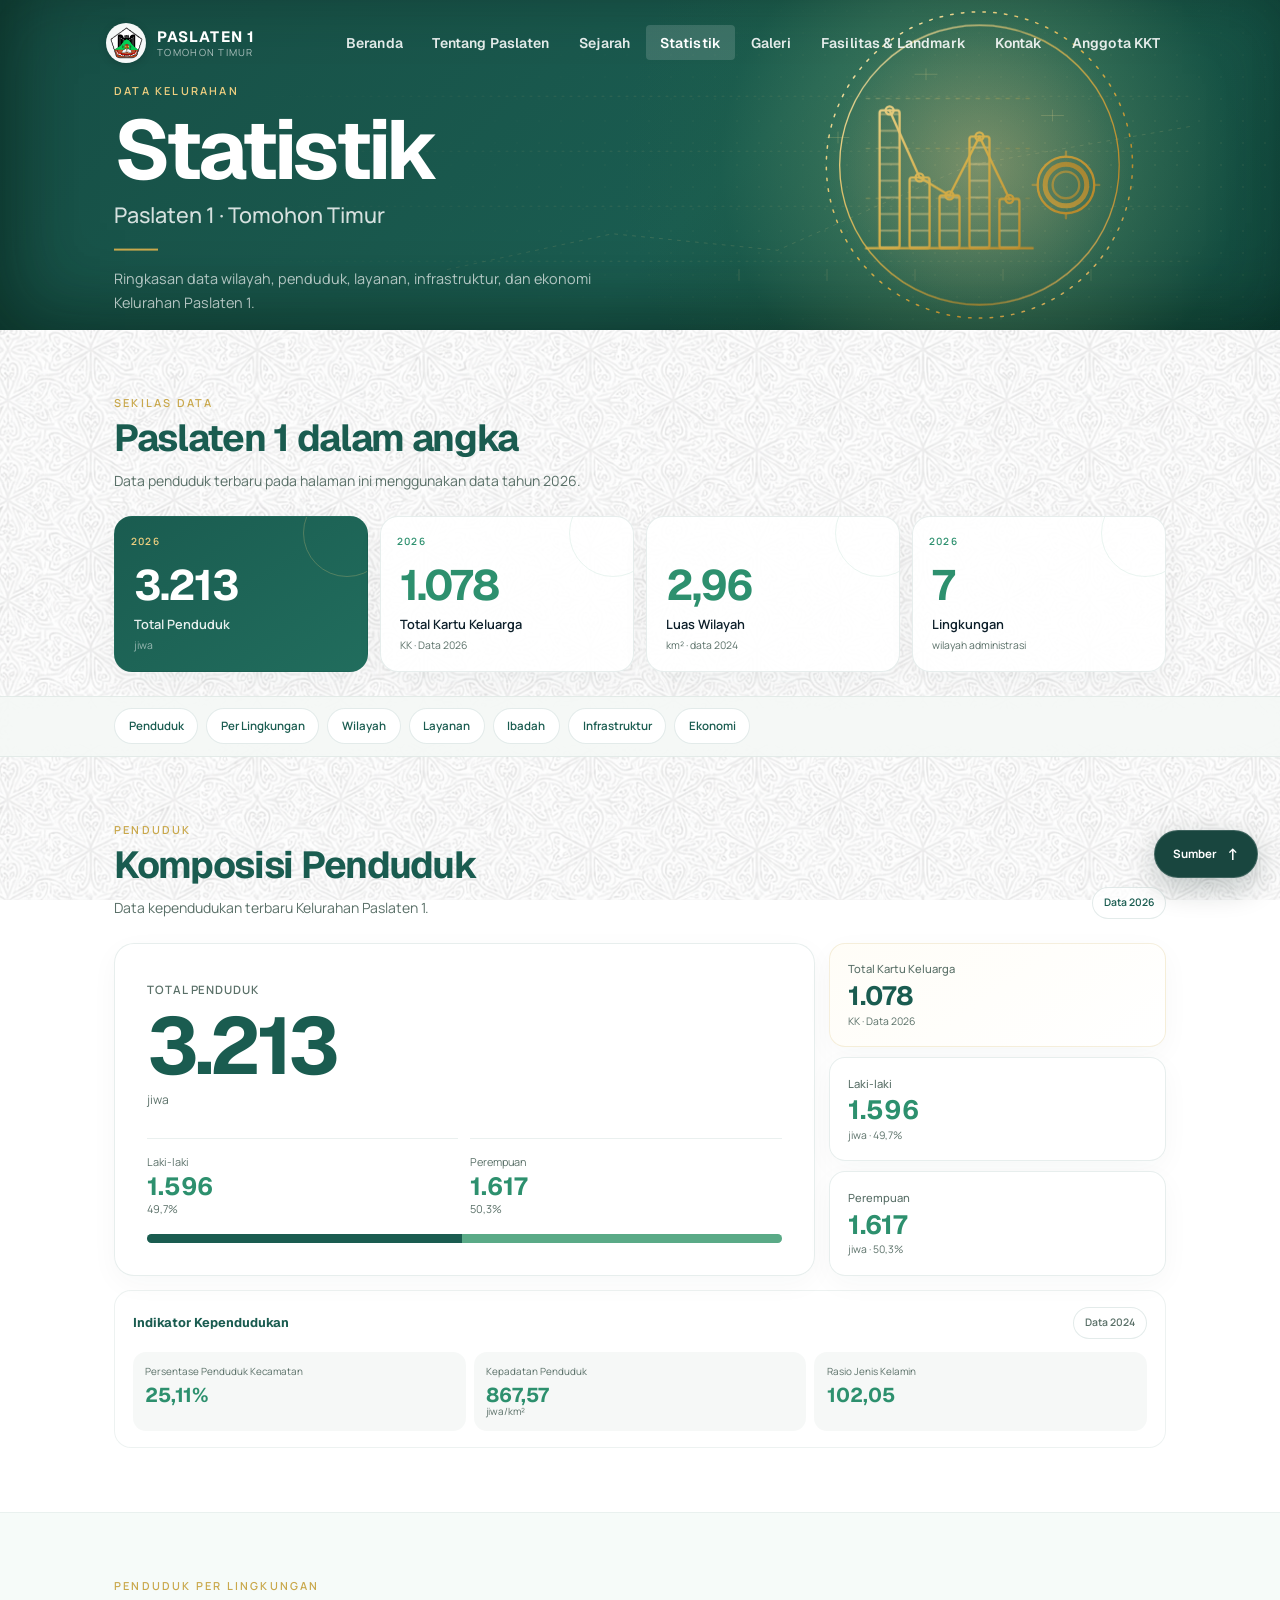
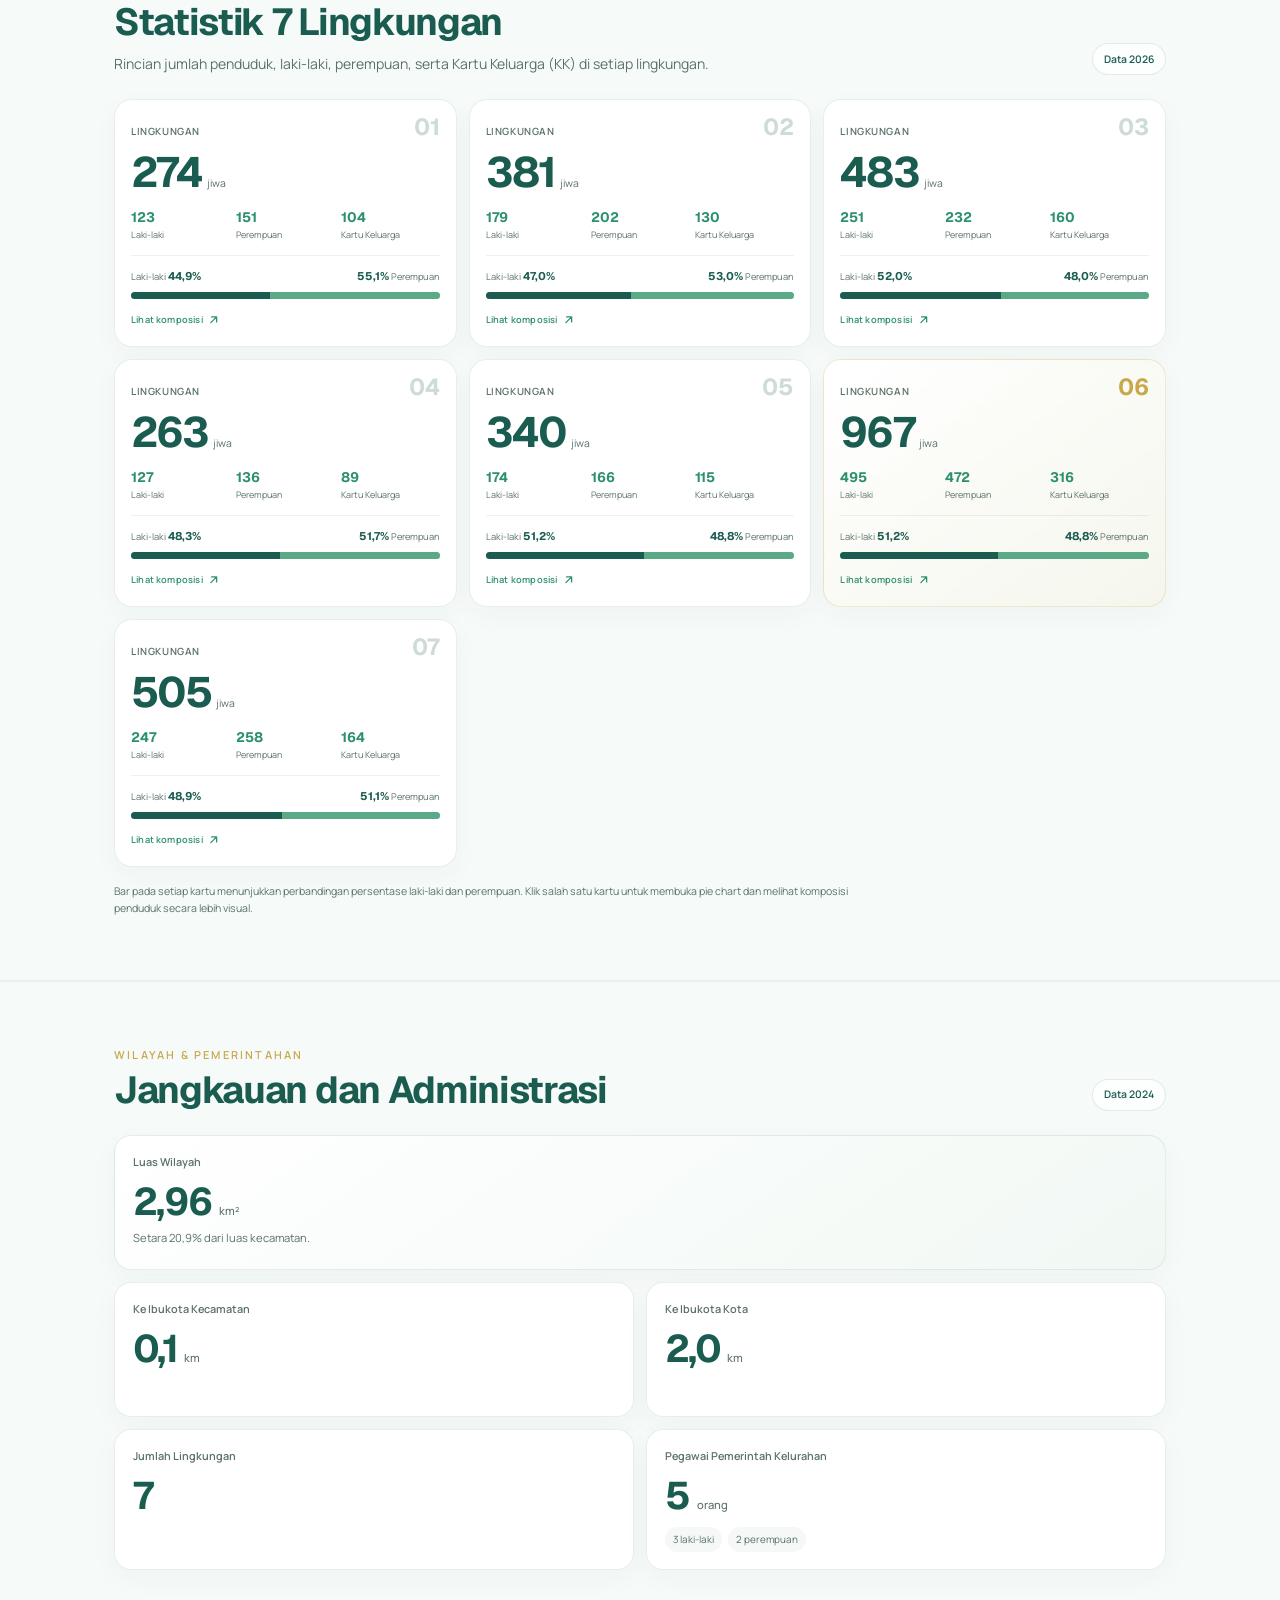
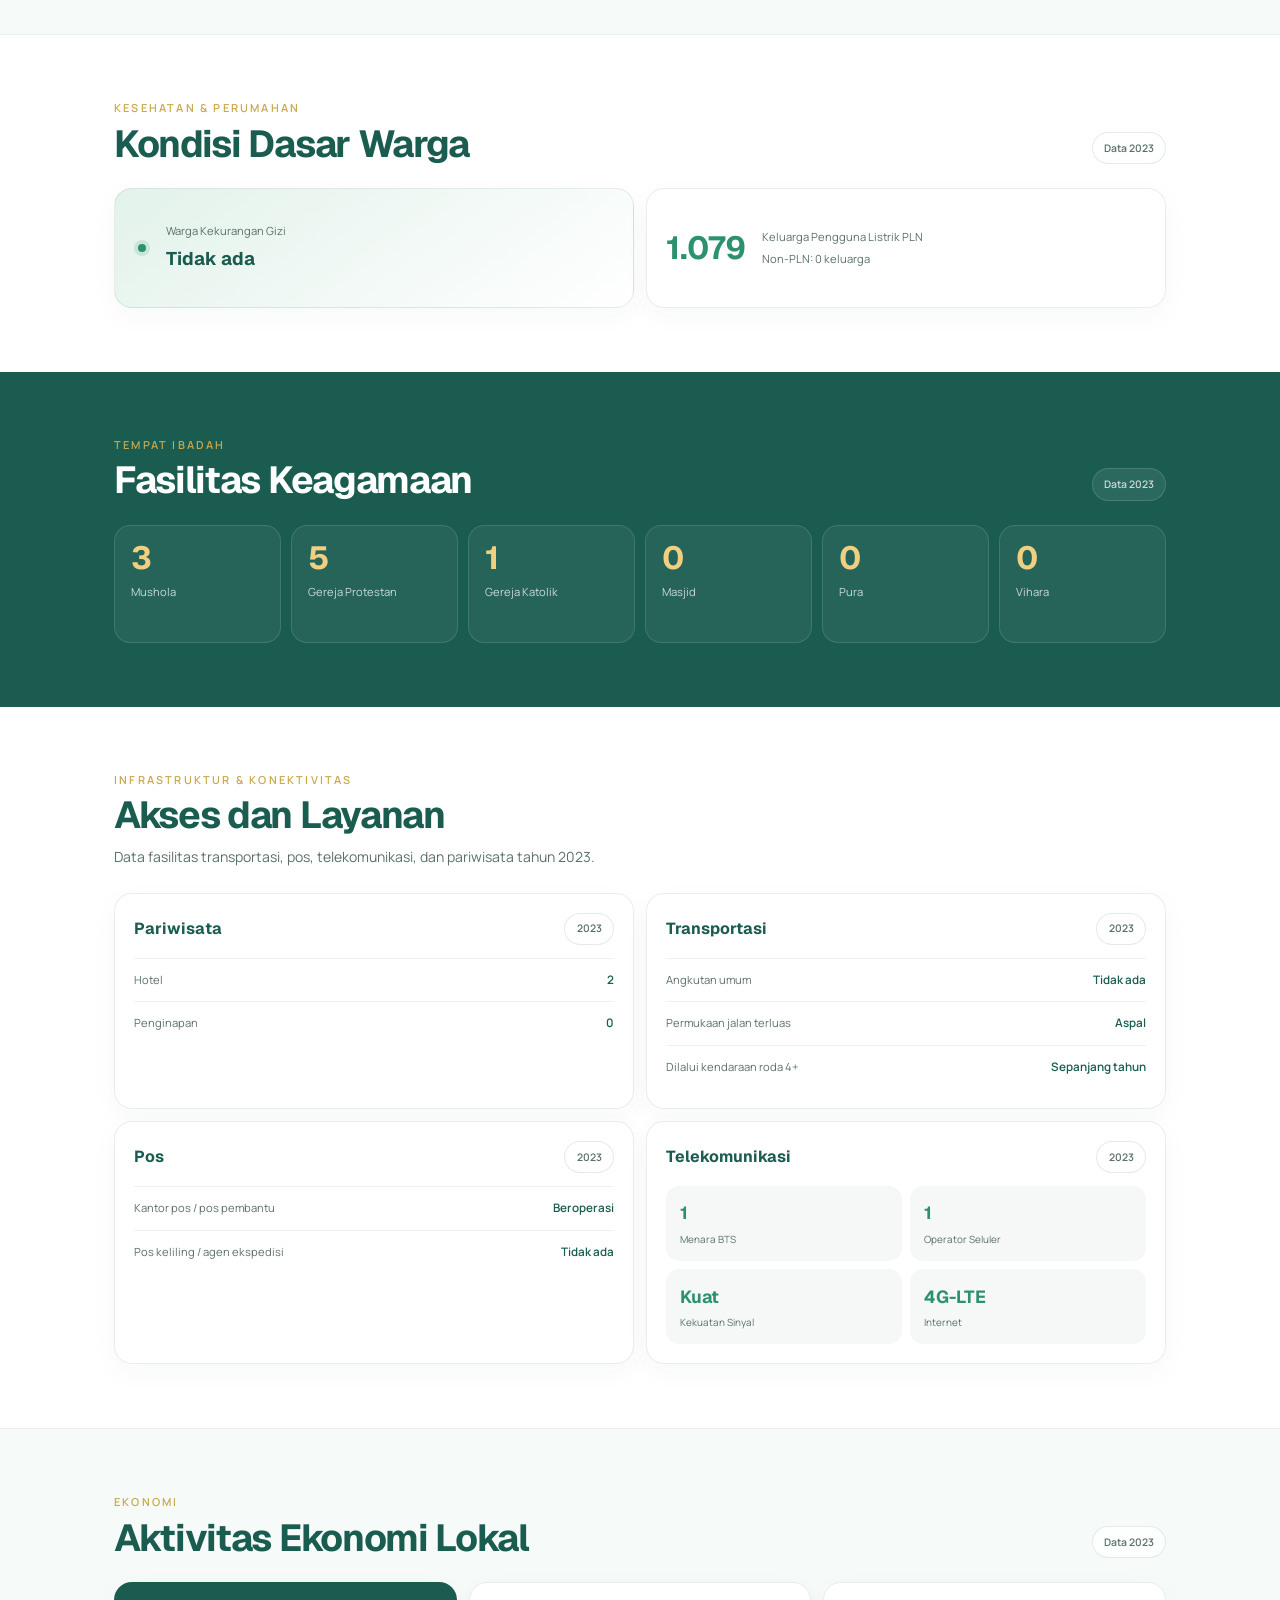
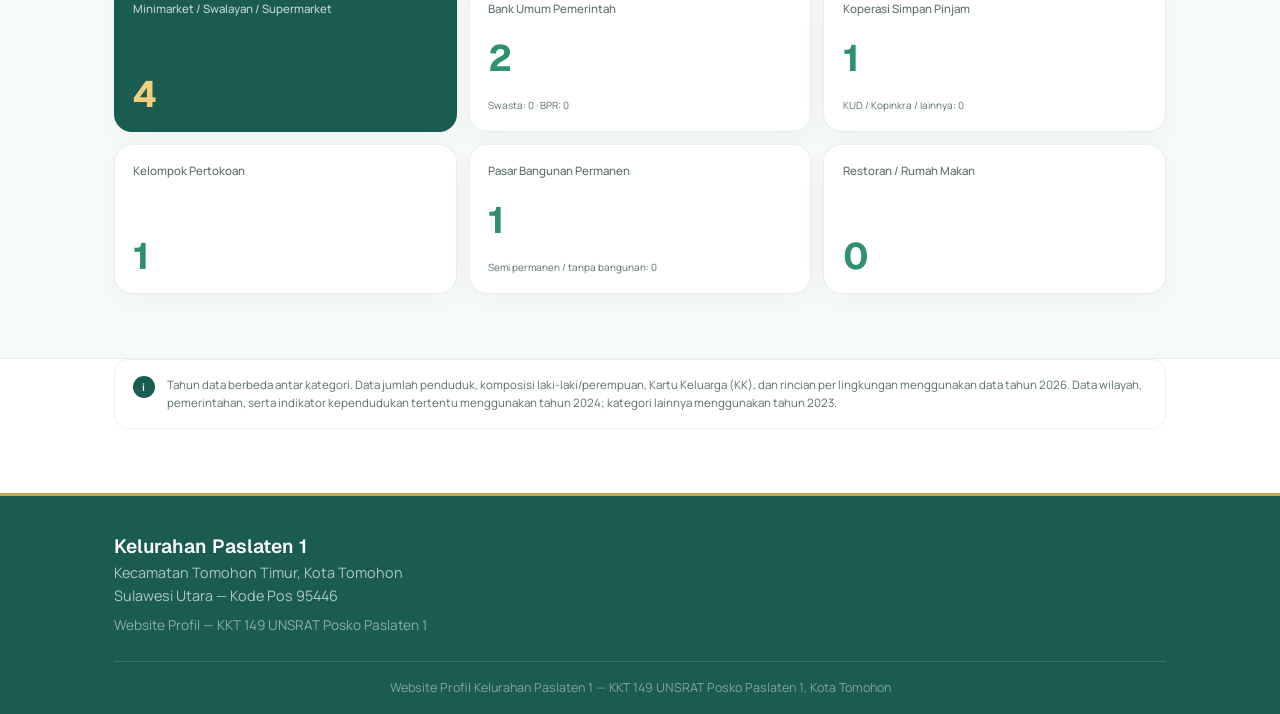
<file: pages/statistik.html>
<!doctype html>
<html lang="id">
  <head>
    <meta charset="UTF-8" />
    <meta name="viewport" content="width=device-width, initial-scale=1.0" />

    <meta
      name="description"
      content="Statistik Kelurahan Paslaten 1 — data wilayah, pemerintahan, penduduk, layanan, fasilitas, infrastruktur, dan ekonomi."
    />

    <title>Statistik Paslaten 1 — Kelurahan Paslaten 1, Kota Tomohon</title>

    <link rel="stylesheet" href="../css/style.css" />
    <link rel="stylesheet" href="../assets/css/hero-art.css" />

    <style>
      /* =====================================================
         CARD PENDUDUK PER LINGKUNGAN

         Tampilan default:
         - Total jiwa
         - Laki-laki
         - Perempuan
         - Kartu Keluarga
         - Bar persentase gender

         Tampilan expanded:
         - Total Penduduk
         - Kartu Keluarga
         - Pie Chart L / P
         ===================================================== */

      .stats-page .environment-card-summary .environment-breakdown {
        display: grid;
        grid-template-columns: repeat(3, minmax(0, 1fr));
        gap: 6px;

        margin-top: 0.95rem;
      }

      .stats-page .environment-card-summary .environment-breakdown span {
        min-width: 0;

        color: var(--color-mid-gray);

        font-size: 0.56rem;
        line-height: 1.35;
      }

      .stats-page .environment-card-summary .environment-breakdown b {
        display: block;

        margin-bottom: 2px;

        color: var(--color-green);

        font-family: var(--font-heading);
        font-size: 0.86rem;
        font-weight: 700;
      }

      /* =====================================================
         BAR KOMPOSISI GENDER
         ===================================================== */

      .stats-page .environment-card-summary .environment-gender-compare {
        margin-top: 0.9rem;
        padding-top: 0.8rem;

        border-top: 1px solid rgba(26, 92, 80, 0.08);
      }

      .stats-page .environment-gender-labels {
        display: flex;
        align-items: center;
        justify-content: space-between;

        gap: 10px;

        color: var(--color-mid-gray);

        font-size: 0.58rem;
        line-height: 1.35;
      }

      .stats-page .environment-gender-labels strong {
        color: var(--color-green-dark);

        font-family: var(--font-heading);
        font-size: 0.7rem;
        font-weight: 700;
      }

      .stats-page .environment-gender-track {
        display: flex;

        height: 7px;

        margin-top: 0.5rem;

        overflow: hidden;

        border-radius: 999px;

        background: var(--color-green-pale);
      }

      .stats-page .environment-gender-male {
        width: var(--male-share);
        flex: 0 0 var(--male-share);

        background: var(--color-green-dark);
      }

      .stats-page .environment-gender-female {
        flex: 1;

        background: var(--color-green-light);
      }

      /* =====================================================
         SAAT CARD DIBUKA

         Data default disembunyikan.
         Header Lingkungan tetap terlihat.
         ===================================================== */

      .stats-page
        .environment-card.is-expanded
        .environment-card-summary
        > .environment-population,
      .stats-page
        .environment-card.is-expanded
        .environment-card-summary
        > .environment-breakdown,
      .stats-page
        .environment-card.is-expanded
        .environment-card-summary
        > .environment-gender-compare {
        display: none;
      }

      .stats-page .environment-card.is-expanded .environment-card-summary {
        min-height: 0;
      }

      .stats-page .environment-card.is-expanded .environment-toggle-label {
        margin-top: 0.7rem;
      }

      /* =====================================================
         MOBILE
         ===================================================== */

      @media (max-width: 640px) {
        .stats-page .environment-card-summary .environment-breakdown {
          gap: 5px;

          margin-top: 0.85rem;
        }

        .stats-page .environment-card-summary .environment-breakdown b {
          font-size: 0.82rem;
        }

        .stats-page .environment-gender-labels {
          font-size: 0.55rem;
        }

        .stats-page .environment-gender-labels strong {
          font-size: 0.65rem;
        }
      }

      /* ============================================================
         FLOATING SOURCE BUTTON (SEPERTI HALAMAN SEJARAH)
         ============================================================ */

      .stats-source-floating {
        position: fixed;
        right: 1.4rem;
        bottom: 1.4rem;
        z-index: 1500;
        display: inline-flex;
        align-items: center;
        justify-content: center;
        gap: 0.65rem;
        min-height: 48px;
        padding: 0.7rem 1.1rem;
        border: 1px solid rgba(255, 255, 255, 0.16);
        border-radius: 999px;
        color: #ffffff;
        background: rgba(16, 63, 56, 0.96);
        box-shadow: 0 10px 30px rgba(5, 30, 26, 0.24);
        backdrop-filter: blur(10px);
        -webkit-backdrop-filter: blur(10px);
        font-family: var(--font-body);
        font-size: 0.72rem;
        font-weight: 700;
        cursor: pointer;
        -webkit-tap-highlight-color: transparent;
        transition:
          transform 0.2s ease,
          background-color 0.2s ease,
          box-shadow 0.2s ease;
      }

      .stats-source-floating:hover {
        transform: translateY(-3px);
        background: #19594d;
        box-shadow: 0 14px 34px rgba(5, 30, 26, 0.3);
      }

      .stats-source-floating-arrow {
        display: inline-flex;
        align-items: center;
        justify-content: center;
        color: #ffffff;
        font-size: 1rem;
        line-height: 1;
      }

      /* ============================================================
         SOURCE MODAL BACKDROP & DIALOG
         ============================================================ */

      .stats-source-modal {
        position: fixed;
        inset: 0;
        z-index: 2000;
        display: flex;
        align-items: center;
        justify-content: center;
        padding: 1.2rem;
        opacity: 0;
        visibility: hidden;
        pointer-events: none;
        background: rgba(6, 27, 24, 0.68);
        backdrop-filter: blur(6px);
        -webkit-backdrop-filter: blur(6px);
        transition:
          opacity 0.25s ease,
          visibility 0.25s ease;
      }

      .stats-source-modal.is-open {
        opacity: 1;
        visibility: visible;
        pointer-events: auto;
      }

      .stats-source-modal-backdrop {
        position: absolute;
        inset: 0;
        z-index: 0;
      }

      .stats-source-dialog {
        position: relative;
        z-index: 2;
        width: min(760px, 100%);
        height: 75svh;
        max-height: 75svh;
        overflow-x: hidden;
        overflow-y: auto;
        overscroll-behavior: contain;
        border: none;
        border-radius: 24px;
        background: transparent;
        box-shadow: 0 24px 70px rgba(0, 0, 0, 0.3);
        scrollbar-width: none;
        transform: translateY(18px) scale(0.985);
        transition: transform 0.28s ease;
      }

      .stats-source-dialog::-webkit-scrollbar {
        display: none;
      }

      .stats-source-modal.is-open .stats-source-dialog {
        transform: translateY(0) scale(1);
      }

      /* ============================================================
         SOURCE HEADER BOX (WHITE)
         ============================================================ */

      .stats-source-dialog-header {
        position: relative;
        overflow: hidden;
        padding: 3rem 4.6rem 2.2rem 1.6rem;
        background: #ffffff;
        color: var(--color-darkest);
        border-radius: 24px 24px 0 0;
        border-bottom: 1px solid rgba(16, 63, 56, 0.08);
      }

      .stats-source-dialog-header::after {
        content: "SUMBER";
        position: absolute;
        right: -0.6rem;
        bottom: -1.2rem;
        color: rgba(16, 63, 56, 0.045);
        font-family: var(--font-heading);
        font-size: clamp(5rem, 15vw, 8rem);
        font-weight: 700;
        line-height: 1;
        letter-spacing: -0.075em;
        pointer-events: none;
      }

      .stats-source-dialog-header .editorial-kicker {
        position: relative;
        z-index: 2;
        color: #c89f33;
      }

      .stats-source-dialog-header h2 {
        position: relative;
        z-index: 2;
        max-width: 520px;
        margin: 0.55rem 0 0;
        color: #103f38;
        font-size: clamp(2.2rem, 5vw, 3.4rem);
        line-height: 0.96;
        letter-spacing: -0.055em;
      }

      .stats-source-dialog-header p {
        position: relative;
        z-index: 2;
        max-width: 560px;
        margin: 1rem 0 0;
        color: #6a7772;
        font-size: 0.76rem;
        line-height: 1.72;
      }

      .stats-source-close {
        position: absolute;
        z-index: 10;
        top: 1rem;
        right: 1rem;
        width: 40px;
        height: 40px;
        display: flex;
        align-items: center;
        justify-content: center;
        border: 1px solid rgba(16, 63, 56, 0.13);
        border-radius: 50%;
        color: #103f38;
        background: rgba(16, 63, 56, 0.045);
        cursor: pointer;
        transition:
          background-color 0.2s ease,
          border-color 0.2s ease,
          transform 0.2s ease;
      }

      .stats-source-close:hover {
        background: rgba(16, 63, 56, 0.1);
        border-color: rgba(16, 63, 56, 0.22);
        transform: rotate(5deg);
      }

      .stats-source-close svg {
        width: 17px;
        height: 17px;
      }

      /* ============================================================
         SOURCE BODY & ENTRIES
         ============================================================ */

      .stats-source-dialog-body {
        display: block;
        padding: 0;
        background: transparent;
      }

      .stats-source-entry {
        position: relative;
        overflow: hidden;
        margin: 0;
        border: none;
        border-radius: 0;
        color: #ffffff;
      }

      .stats-source-entry--01 {
        background: #10483f;
      }

      .stats-source-entry--02 {
        background: #0e3f37;
        border-top: 1px solid rgba(255, 255, 255, 0.08);
      }

      .stats-source-entry--03 {
        background: #0c3932;
        border-top: 1px solid rgba(255, 255, 255, 0.08);
        border-radius: 0 0 24px 24px;
      }

      .stats-source-entry-main {
        padding: 2.1rem 1.6rem;
      }

      .stats-source-entry-top {
        display: flex;
        align-items: center;
        justify-content: space-between;
        gap: 1rem;
        padding-bottom: 1rem;
        border-bottom: 1px solid rgba(255, 255, 255, 0.1);
      }

      .stats-source-entry-number {
        color: var(--color-gold-light);
        font-size: 0.63rem;
        font-weight: 700;
        letter-spacing: 0.12em;
      }

      .stats-source-entry-type {
        padding: 0.32rem 0.65rem;
        border: 1px solid rgba(255, 255, 255, 0.13);
        border-radius: 999px;
        color: rgba(255, 255, 255, 0.88);
        background: rgba(255, 255, 255, 0.06);
        font-size: 0.52rem;
        font-weight: 700;
        letter-spacing: 0.06em;
        text-transform: uppercase;
      }

      .stats-source-entry h3 {
        max-width: 570px;
        margin: 1.35rem 0 0;
        color: #ffffff;
        font-size: clamp(1.25rem, 3.5vw, 1.8rem);
        line-height: 1.15;
        letter-spacing: -0.025em;
      }

      .stats-source-entry p {
        max-width: 600px;
        margin: 0.9rem 0 0;
        color: rgba(255, 255, 255, 0.72);
        font-size: 0.76rem;
        line-height: 1.75;
      }

      .stats-source-note {
        display: flex;
        align-items: flex-start;
        gap: 0.75rem;
        max-width: 600px;
        margin-top: 1.3rem;
        padding-top: 1.1rem;
        border-top: 1px solid rgba(255, 255, 255, 0.1);
      }

      .stats-source-note svg {
        width: 18px;
        height: 18px;
        flex-shrink: 0;
        margin-top: 2px;
        color: var(--color-gold-light);
      }

      .stats-source-note p {
        margin: 0;
        color: rgba(255, 255, 255, 0.65);
        font-size: 0.72rem;
        line-height: 1.6;
      }

      .stats-source-action {
        margin-top: 1.25rem;
      }

      .stats-source-link-btn {
        display: inline-flex;
        align-items: center;
        gap: 0.55rem;
        padding: 0.6rem 1.15rem;
        border-radius: 999px;
        background: rgba(255, 255, 255, 0.09);
        border: 1px solid rgba(255, 255, 255, 0.18);
        color: #ffffff;
        font-family: var(--font-body);
        font-size: 0.74rem;
        font-weight: 600;
        text-decoration: none;
        transition:
          background-color 0.2s ease,
          border-color 0.2s ease,
          color 0.2s ease,
          transform 0.2s ease,
          box-shadow 0.2s ease;
      }

      .stats-source-link-btn:hover {
        background: var(--color-gold);
        border-color: var(--color-gold);
        color: var(--color-darkest);
        transform: translateY(-2px);
        box-shadow: 0 6px 18px rgba(201, 168, 76, 0.3);
      }

      .stats-source-link-btn svg {
        width: 14px;
        height: 14px;
        flex-shrink: 0;
      }

      /* ============================================================
         RESPONSIVE (MOBILE)
         ============================================================ */

      @media (max-width: 640px) {
        .stats-source-floating {
          right: 0.9rem;
          bottom: 0.9rem;
          min-height: 43px;
          padding: 0.55rem 0.9rem;
          font-size: 0.65rem;
        }

        .stats-source-modal {
          align-items: flex-end;
          padding: 0 0.65rem 0;
        }

        .stats-source-dialog {
          width: 100%;
          max-height: 75svh;
          border-radius: 22px 22px 0 0;
          box-shadow: 0 -16px 48px rgba(0, 0, 0, 0.28);
          transform: translateY(45px);
        }

        .stats-source-modal.is-open .stats-source-dialog {
          transform: translateY(0);
        }

        .stats-source-dialog-header {
          padding: 2.7rem 3.7rem 1.8rem 1rem;
          border-radius: 22px 22px 0 0;
          background: #ffffff;
        }

        .stats-source-dialog-header::after {
          right: -1rem;
          bottom: -0.7rem;
          font-size: 5rem;
          color: rgba(16, 63, 56, 0.04);
        }

        .stats-source-dialog-header h2 {
          font-size: clamp(1.9rem, 9vw, 2.55rem);
        }

        .stats-source-entry-main {
          padding: 1.8rem 1.15rem;
        }
      }
    </style>
  </head>

  <body class="stats-page">
    <!-- =====================================================
         NAVBAR
         ===================================================== -->

    <header>
      <nav id="navbar" aria-label="Navigasi utama">
        <div class="navbar-inner">
          <div class="nav-brand glass">
            <a href="../index.html" class="nav-brand-link">
              <img
                src="../assets/images/hero/logo tomohon.png"
                alt="Logo Kota Tomohon"
                class="nav-logo-img"
              />

              <div class="nav-brand-text">
                <span class="nav-brand-title"> PASLATEN 1 </span>

                <span class="nav-brand-subtitle"> Tomohon Timur </span>
              </div>
            </a>
          </div>

          <ul class="nav-menu" id="nav-menu">
            <li>
              <a href="../index.html"> Beranda </a>
            </li>

            <li>
              <a href="tentang.html"> Tentang Paslaten </a>
            </li>

            <li>
              <a href="sejarah.html"> Sejarah </a>
            </li>

            <li>
              <a href="statistik.html" class="active"> Statistik </a>
            </li>

            <li>
              <a href="galeri.html"> Galeri </a>
            </li>

<li><a href="tempat-penting.html">Fasilitas & Landmark</a></li>
            <li>
              <a href="kontak.html"> Kontak </a>
            </li>
<li>
              <a href="anggota-kkt.html"> Anggota KKT </a>
            </li>
          </ul>

          <button
            class="nav-hamburger glass"
            id="nav-hamburger"
            aria-label="Buka menu"
            aria-expanded="false"
            aria-controls="drawer-menu"
          >
            <span></span>
            <span></span>
            <span></span>
          </button>
        </div>
      </nav>
    </header>

    <!-- =====================================================
         DRAWER BACKDROP
         ===================================================== -->

    <div class="drawer-backdrop" id="drawer-backdrop" aria-hidden="true"></div>

    <!-- =====================================================
         DRAWER MENU
         ===================================================== -->

    <aside
      class="drawer glass"
      id="drawer-menu"
      aria-label="Menu navigasi"
      aria-hidden="true"
      role="dialog"
    >
      <div class="drawer-header">
        <div class="drawer-brand">
          <img
            src="../assets/images/hero/logo tomohon.png"
            alt="Logo Tomohon"
            class="drawer-logo"
          />

          <div class="drawer-brand-text">
            <span class="drawer-brand-title"> Paslaten 1 </span>

            <span class="drawer-brand-sub"> Kota Tomohon </span>
          </div>
        </div>

        <button class="drawer-close" id="drawer-close" aria-label="Tutup menu">
          <svg width="22" height="22" viewBox="0 0 22 22" fill="none">
            <path
              d="M5 5l12 12M17 5L5 17"
              stroke="currentColor"
              stroke-width="2"
              stroke-linecap="round"
            />
          </svg>
        </button>
      </div>

      <nav aria-label="Menu halaman">
        <ul class="drawer-nav">
          <!-- BERANDA -->

          <li class="drawer-item">
            <a href="../index.html" class="drawer-link">
              <span class="drawer-icon">
                <svg viewBox="0 0 24 24" fill="none">
                  <path
                    d="M3 12L12 3l9 9"
                    stroke="currentColor"
                    stroke-width="2"
                    stroke-linecap="round"
                    stroke-linejoin="round"
                  />

                  <path
                    d="M9 21V12h6v9"
                    stroke="currentColor"
                    stroke-width="2"
                    stroke-linecap="round"
                    stroke-linejoin="round"
                  />
                </svg>
              </span>

              <span class="drawer-link-text"> Beranda </span>
            </a>
          </li>

          <!-- TENTANG -->

          <li class="drawer-item">
            <a href="tentang.html" class="drawer-link">
              <span class="drawer-icon">
                <svg viewBox="0 0 24 24" fill="none">
                  <circle
                    cx="12"
                    cy="8"
                    r="4"
                    stroke="currentColor"
                    stroke-width="2"
                  />

                  <path
                    d="M4 20c0-4 3.6-7 8-7s8 3 8 7"
                    stroke="currentColor"
                    stroke-width="2"
                    stroke-linecap="round"
                  />
                </svg>
              </span>

              <span class="drawer-link-text"> Tentang Paslaten </span>
            </a>
          </li>

          <!-- SEJARAH -->

          <li class="drawer-item">
            <a href="sejarah.html" class="drawer-link">
              <span class="drawer-icon">
                <svg viewBox="0 0 24 24" fill="none">
                  <path
                    d="M12 2a10 10 0 100 20A10 10 0 0012 2z"
                    stroke="currentColor"
                    stroke-width="2"
                  />

                  <path
                    d="M12 6v6l4 2"
                    stroke="currentColor"
                    stroke-width="2"
                    stroke-linecap="round"
                  />
                </svg>
              </span>

              <span class="drawer-link-text"> Sejarah </span>
            </a>
          </li>

          <!-- STATISTIK -->

          <li class="drawer-item">
            <a href="statistik.html" class="drawer-link active">
              <span class="drawer-icon">
                <svg viewBox="0 0 24 24" fill="none">
                  <path
                    d="M5 19V11M12 19V5M19 19V8"
                    stroke="currentColor"
                    stroke-width="2"
                    stroke-linecap="round"
                  />

                  <path
                    d="M3 19h18"
                    stroke="currentColor"
                    stroke-width="2"
                    stroke-linecap="round"
                  />
                </svg>
              </span>

              <span class="drawer-link-text"> Statistik </span>
            </a>
          </li>

          <!-- GALERI -->

          <li class="drawer-item">
            <a href="galeri.html" class="drawer-link">
              <span class="drawer-icon">
                <svg viewBox="0 0 24 24" fill="none">
                  <rect
                    x="3"
                    y="3"
                    width="18"
                    height="18"
                    rx="3"
                    stroke="currentColor"
                    stroke-width="2"
                  />

                  <circle
                    cx="8.5"
                    cy="8.5"
                    r="1.5"
                    stroke="currentColor"
                    stroke-width="1.5"
                  />

                  <path
                    d="M21 15l-5-5L5 21"
                    stroke="currentColor"
                    stroke-width="2"
                    stroke-linecap="round"
                    stroke-linejoin="round"
                  />
                </svg>
              </span>

              <span class="drawer-link-text"> Galeri </span>
            </a>
          </li>

        <!-- FASILITAS & LANDMARK -->

        <li class="drawer-item">
          <a class="drawer-link" href="tempat-penting.html">
            <span class="drawer-icon">
              <svg fill="none" viewBox="0 0 24 24" stroke="currentColor" stroke-width="2" stroke-linecap="round" stroke-linejoin="round">
                <path d="M21 10c0 7-9 12-9 12S3 17 3 10a9 9 0 1118 0z"/>
                <circle cx="12" cy="10" r="3"/>
              </svg>
            </span>

            <span class="drawer-link-text"> Fasilitas & Landmark </span>
          </a>
        </li>

        <!-- KONTAK -->

          <li class="drawer-item">
            <a href="kontak.html" class="drawer-link">
              <span class="drawer-icon">
                <svg viewBox="0 0 24 24" fill="none">
                  <path
                    d="M22 16.92v3a2 2 0 01-2.18 2 19.79 19.79 0 01-8.63-3.07A19.5 19.5 0 013.09 9.8 19.79 19.79 0 01.02 1.18 2 2 0 012 0h3a2 2 0 012 1.72c.127.96.361 1.903.7 2.81a2 2 0 01-.45 2.11L6.09 7.91a16 16 0 006 6l1.27-1.27a2 2 0 012.11-.45c.907.339 1.85.573 2.81.7A2 2 0 0122 14.92v2z"
                    stroke="currentColor"
                    stroke-width="2"
                    stroke-linecap="round"
                    stroke-linejoin="round"
                  />
                </svg>
              </span>

              <span class="drawer-link-text"> Kontak </span>
            </a>
          </li>

<!-- ANGGOTA KKT -->
          <li class="drawer-item">
            <a href="anggota-kkt.html" class="drawer-link">
              <span class="drawer-icon">
                <svg viewBox="0 0 24 24" fill="none" stroke="currentColor" stroke-width="2" stroke-linecap="round" stroke-linejoin="round">
                  <path d="M17 21v-2a4 4 0 0 0-4-4H5a4 4 0 0 0-4 4v2"></path>
                  <circle cx="9" cy="7" r="4"></circle>
                  <path d="M23 21v-2a4 4 0 0 0-3-3.87"></path>
                  <path d="M16 3.13a4 4 0 0 1 0 7.75"></path>
                </svg>
              </span>
              <span class="drawer-link-text"> Anggota KKT </span>
            </a>
          </li>
        </ul>
      </nav>

      
    </aside>

    <!-- =====================================================
         MAIN
         ===================================================== -->

    <main>
      <!-- ===================================================
           HERO STATISTIK
           =================================================== -->

      <section class="stats-hero hero-lit" aria-labelledby="stats-title">
        <div class="container stats-hero-inner">
          <div class="hero-orn" aria-hidden="true"><svg viewBox="0 0 400 240" preserveAspectRatio="none" fill="none" stroke="#e8cf8b" stroke-width="1" stroke-linecap="round" stroke-linejoin="round" focusable="false">
  <path stroke-opacity=".12" stroke-dasharray="2 6" d="M0 70 H400 M0 110 H400 M0 150 H400 M0 190 H400"/>
  <path stroke-opacity=".16" d="M236 196 v8 M268 196 v8 M300 196 v8 M332 196 v8 M364 196 v8"/>
  <path stroke-opacity=".22" d="M300 54 h8 M304 50 v8 M346 84 h8 M350 80 v8 M268 100 h8 M272 96 v8"/>
  <path stroke-opacity=".16" stroke-dasharray="3 6" d="M130 196 L190 170 L250 182 L320 120 L400 92"/>
</svg></div>
        <div class="hero-art hero-art--statistik" aria-hidden="true"><svg viewBox="0 0 200 200" fill="none" stroke="url(#ha-gold)" stroke-width="1.4" stroke-linecap="round" stroke-linejoin="round" focusable="false">
  <defs><linearGradient id="ha-gold" gradientUnits="userSpaceOnUse" x1="20" y1="20" x2="180" y2="190"><stop offset="0" stop-color="#f6e7b0"/><stop offset=".45" stop-color="#d4af4a"/><stop offset=".75" stop-color="#b8892b"/><stop offset="1" stop-color="#e8cf8b"/></linearGradient><radialGradient id="ha-aura" cx=".5" cy=".5" r=".5"><stop offset="0" stop-color="#e8cf8b" stop-opacity=".16"/><stop offset="1" stop-color="#e8cf8b" stop-opacity="0"/></radialGradient><pattern id="st-ticks" width="10" height="10" patternUnits="userSpaceOnUse"><path d="M0 9.5 H10" stroke="#e8cf8b" stroke-opacity=".55" stroke-width="1"/></pattern></defs>
  <circle cx="100" cy="100" r="92" fill="url(#ha-aura)" stroke="none"/><circle class="ha-spin" cx="100" cy="100" r="92" stroke-width=".9" stroke-dasharray="1.5 5"/><circle class="ha-draw" pathLength="1" cx="100" cy="100" r="84" stroke-width=".8" style="--d:0s"/>
  <path class="ha-fade" style="--d:.4s" stroke-opacity=".3" stroke-width=".8" stroke-dasharray="2 4" d="M32 60 H132 M32 90 H132 M32 120 H132"/><path class="ha-draw" pathLength="1" style="--d:.3s" d="M32 150 H132"/>
  <g class="ha-fade" style="--d:.7s"><rect class="st-bar" x="40" y="120" width="12" height="30" rx="1.5" fill="url(#st-ticks)"/><rect class="st-bar" x="58" y="100" width="12" height="50" rx="1.5" fill="url(#st-ticks)"/><rect class="st-bar" x="76" y="110" width="12" height="40" rx="1.5" fill="url(#st-ticks)"/><rect class="st-bar" x="94" y="80" width="12" height="70" rx="1.5" fill="url(#st-ticks)"/><rect class="st-bar" x="112" y="90" width="12" height="60" rx="1.5" fill="url(#st-ticks)"/></g>
  <polyline class="st-line ha-fade" style="--d:1.6s" points="46,120 64,100 82,110 100,80 118,90"/><g class="ha-fade" style="--d:1.8s"><circle class="st-dot" cx="46" cy="120" r="2.4"/><circle class="st-dot" cx="64" cy="100" r="2.4"/><circle class="st-dot" cx="82" cy="110" r="2.4"/><circle class="st-dot" cx="100" cy="80" r="2.4"/><circle class="st-dot" cx="118" cy="90" r="2.4"/></g>
  <g class="ha-fade" style="--d:2s"><circle cx="152" cy="112" r="17"/><circle cx="152" cy="112" r="8" stroke-opacity=".7"/><g class="ha-rot" style="--ox:152px;--oy:112px"><circle class="ha-arc" pathLength="100" cx="152" cy="112" r="12.5" stroke-width="3" stroke-opacity=".85" transform="rotate(-90 152 112)"/></g><g class="ha-rot" style="--ox:152px;--oy:112px;animation-duration:40s;animation-direction:reverse"><path stroke-opacity=".6" d="M152 92 V95 M172 112 H169 M152 132 V129 M132 112 H135"/></g></g>
  <g fill="#f6e7b0" stroke="none"><circle class="ha-rise" style="--d:.5s" cx="146" cy="92" r="1.3"/><circle class="ha-rise" style="--d:2.6s" cx="158" cy="88" r="1.3"/><circle class="ha-rise" style="--d:4.7s" cx="140" cy="84" r="1.1"/></g><path class="ha-twinkle" style="--d:3s;--ox:46px;--oy:60px" d="M46 52 L48 58 L54 60 L48 62 L46 68 L44 62 L38 60 L44 58 Z"/>
</svg></div>
          <div class="stats-hero-copy">
            <span class="stats-eyebrow"> DATA KELURAHAN </span>

            <h1 id="stats-title">Statistik</h1>

            <p class="stats-hero-subtitle">Paslaten 1 &middot; Tomohon Timur</p>

            <span class="stats-hero-divider" aria-hidden="true"></span>

            <p class="stats-hero-description">
              Ringkasan data wilayah, penduduk, layanan, infrastruktur, dan
              ekonomi Kelurahan Paslaten 1.
            </p>
          </div>


        </div>
      </section>

      <!-- ===================================================
           OVERVIEW
           =================================================== -->

      <section class="stats-overview" aria-labelledby="overview-title">
        <div class="container">
          <div class="stats-section-heading">
            <span class="stats-kicker"> SEKILAS DATA </span>

            <h2 id="overview-title">Paslaten 1 dalam angka</h2>

            <p>
              Data penduduk terbaru pada halaman ini menggunakan data tahun
              2026.
            </p>
          </div>

          <div class="stats-overview-grid">
            <!-- TOTAL PENDUDUK -->

            <article class="stats-overview-card stats-overview-card--primary">
              <span class="stats-card-year"> 2026 </span>

              <strong> 3.213 </strong>

              <span> Total Penduduk </span>

              <small> jiwa </small>
            </article>

            <!-- TOTAL KK -->

            <article class="stats-overview-card">
              <span class="stats-card-year stats-card-year--green"> 2026 </span>

              <strong> 1.078 </strong>

              <span> Total Kartu Keluarga </span>

              <small> KK · Data 2026 </small>
            </article>

            <!-- LUAS -->

            <article class="stats-overview-card">
              <strong> 2,96 </strong>

              <span> Luas Wilayah </span>

              <small> km² · data 2024 </small>
            </article>

            <!-- LINGKUNGAN -->

            <article class="stats-overview-card">
              <span class="stats-card-year stats-card-year--green"> 2026 </span>

              <strong> 7 </strong>

              <span> Lingkungan </span>

              <small> wilayah administrasi </small>
            </article>
          </div>
        </div>
      </section>

      <!-- ===================================================
           QUICK NAVIGATION
           =================================================== -->

      <nav class="stats-jump" aria-label="Navigasi kategori statistik">
        <div class="container stats-jump-inner">
          <a href="#penduduk"> Penduduk </a>

          <a href="#lingkungan"> Per Lingkungan </a>

          <a href="#wilayah"> Wilayah </a>

          <a href="#layanan"> Layanan </a>

          <a href="#ibadah"> Ibadah </a>

          <a href="#infrastruktur"> Infrastruktur </a>

          <a href="#ekonomi"> Ekonomi </a>
        </div>
      </nav>

      <!-- ===================================================
           PENDUDUK
           =================================================== -->

      <section id="penduduk" class="stats-section">
        <div class="container">
          <div class="stats-section-heading stats-section-heading--row">
            <div>
              <span class="stats-kicker"> PENDUDUK </span>

              <h2>Komposisi Penduduk</h2>

              <p>Data kependudukan terbaru Kelurahan Paslaten 1.</p>
            </div>

            <span class="stats-year-badge"> Data 2026 </span>
          </div>

          <div class="stats-population-layout stats-population-layout--2026">
            <!-- FEATURE -->

            <article class="stats-population-feature">
              <span class="stats-card-label"> Total Penduduk </span>

              <strong> 3.213 </strong>

              <span class="stats-card-unit"> jiwa </span>

              <div class="stats-gender-row">
                <div>
                  <span> Laki-laki </span>

                  <b> 1.596 </b>

                  <small> 49,7% </small>
                </div>

                <div>
                  <span> Perempuan </span>

                  <b> 1.617 </b>

                  <small> 50,3% </small>
                </div>
              </div>

              <div
                class="stats-gender-bar"
                role="img"
                aria-label="
                  Laki-laki 49,7 persen,
                  perempuan 50,3 persen
                "
              >
                <span class="stats-gender-male stats-gender-male--2026"></span>

                <span class="stats-gender-female"></span>
              </div>
            </article>

            <!-- METRIC STACK -->

            <div class="stats-metric-stack stats-metric-stack--population">
              <article class="stats-metric-card stats-metric-card--featured">
                <span> Total Kartu Keluarga </span>

                <strong> 1.078 </strong>

                <small> KK · Data 2026 </small>
              </article>

              <article class="stats-metric-card">
                <span> Laki-laki </span>

                <strong> 1.596 </strong>

                <small> jiwa · 49,7% </small>
              </article>

              <article class="stats-metric-card">
                <span> Perempuan </span>

                <strong> 1.617 </strong>

                <small> jiwa · 50,3% </small>
              </article>
            </div>
          </div>

          <!-- ===============================================
               INDIKATOR DATA 2024
               =============================================== -->

          <div class="stats-legacy-indicators">
            <div class="stats-legacy-head">
              <span> Indikator Kependudukan </span>

              <span class="stats-year-badge stats-year-badge--muted">
                Data 2024
              </span>
            </div>

            <div class="stats-legacy-grid">
              <article>
                <span> Persentase Penduduk Kecamatan </span>

                <strong> 25,11% </strong>
              </article>

              <article>
                <span> Kepadatan Penduduk </span>

                <strong> 867,57 </strong>

                <small> jiwa/km² </small>
              </article>

              <article>
                <span> Rasio Jenis Kelamin </span>

                <strong> 102,05 </strong>
              </article>
            </div>
          </div>
        </div>
      </section>

      <!-- ===================================================
           PENDUDUK PER LINGKUNGAN
           =================================================== -->

      <section id="lingkungan" class="stats-section stats-section--soft">
        <div class="container">
          <!-- HEADER -->

          <div class="stats-section-heading stats-section-heading--row">
            <div>
              <span class="stats-kicker"> PENDUDUK PER LINGKUNGAN </span>

              <h2>Statistik 7 Lingkungan</h2>

              <p>
                Rincian jumlah penduduk, laki-laki, perempuan, serta Kartu
                Keluarga (KK) di setiap lingkungan.
              </p>
            </div>

            <span class="stats-year-badge"> Data 2026 </span>
          </div>

          <!-- =================================================
               GRID LINGKUNGAN
               ================================================= -->

          <div class="environment-grid">
            <!-- =============================================
                 LINGKUNGAN 1
                 ============================================= -->

            <article
              class="environment-card"
              tabindex="0"
              role="button"
              aria-expanded="false"
              aria-label="
                Lingkungan 1,
                274 jiwa,
                104 Kartu Keluarga.
                Klik untuk melihat komposisi
                laki-laki dan perempuan.
              "
            >
              <!-- DEFAULT / COLLAPSED -->

              <div class="environment-card-summary">
                <div class="environment-card-head">
                  <span> Lingkungan </span>

                  <strong> 01 </strong>
                </div>

                <div class="environment-population">
                  <strong> 274 </strong>

                  <span> jiwa </span>
                </div>

                <div class="environment-breakdown">
                  <span>
                    <b>123</b>
                    Laki-laki
                  </span>

                  <span>
                    <b>151</b>
                    Perempuan
                  </span>

                  <span>
                    <b>104</b>
                    Kartu Keluarga
                  </span>
                </div>

                <!-- BAR PERSENTASE -->

                <div class="environment-gender-compare">
                  <div class="environment-gender-labels">
                    <span>
                      Laki-laki
                      <strong>44,9%</strong>
                    </span>

                    <span>
                      <strong>55,1%</strong>
                      Perempuan
                    </span>
                  </div>

                  <div
                    class="environment-gender-track"
                    role="img"
                    aria-label="
                      Laki-laki 44,9 persen,
                      perempuan 55,1 persen
                    "
                  >
                    <span
                      class="environment-gender-male"
                      style="--male-share: 44.9%"
                    ></span>

                    <span class="environment-gender-female"></span>
                  </div>
                </div>

                <span class="environment-toggle-label">
                  Lihat komposisi
                  <span aria-hidden="true">
                    <svg viewBox="0 0 16 16" focusable="false">
                      <path d="M4 12 12 4M5 4h7v7" />
                    </svg>
                  </span>
                </span>
              </div>

              <!-- EXPANDED -->

              <div class="environment-card-detail" aria-hidden="true">
                <!-- LEFT -->

                <div class="environment-detail-left">
                  <div
                    class="environment-detail-metric environment-detail-metric--primary"
                  >
                    <span> Total Jiwa </span>

                    <strong> 274 </strong>

                    <small> jiwa </small>
                  </div>

                  <div class="environment-detail-metric">
                    <span> Total KK </span>

                    <strong> 104 </strong>

                    <small> KK </small>
                  </div>
                </div>

                <!-- RIGHT -->

                <div class="environment-pie-panel">
                  <div
                    class="environment-pie"
                    style="--male-share: 44.9%"
                    role="img"
                    aria-label="
                      Pie chart Lingkungan 1:
                      laki-laki 44,9 persen
                      dan perempuan 55,1 persen
                    "
                  ></div>

                  <div class="environment-pie-legend">
                    <span class="environment-legend-male">
                      <i></i>

                      <b>123</b>

                      Laki-laki

                      <small> 44,9% </small>
                    </span>

                    <span class="environment-legend-female">
                      <i></i>

                      <b>151</b>

                      Perempuan

                      <small> 55,1% </small>
                    </span>
                  </div>
                </div>
              </div>
            </article>

            <!-- =============================================
                 LINGKUNGAN 2
                 ============================================= -->

            <article
              class="environment-card"
              tabindex="0"
              role="button"
              aria-expanded="false"
              aria-label="
                Lingkungan 2,
                381 jiwa,
                130 Kartu Keluarga.
                Klik untuk melihat komposisi.
              "
            >
              <div class="environment-card-summary">
                <div class="environment-card-head">
                  <span> Lingkungan </span>

                  <strong> 02 </strong>
                </div>

                <div class="environment-population">
                  <strong> 381 </strong>

                  <span> jiwa </span>
                </div>

                <div class="environment-breakdown">
                  <span>
                    <b>179</b>
                    Laki-laki
                  </span>

                  <span>
                    <b>202</b>
                    Perempuan
                  </span>

                  <span>
                    <b>130</b>
                    Kartu Keluarga
                  </span>
                </div>

                <div class="environment-gender-compare">
                  <div class="environment-gender-labels">
                    <span>
                      Laki-laki
                      <strong>47,0%</strong>
                    </span>

                    <span>
                      <strong>53,0%</strong>
                      Perempuan
                    </span>
                  </div>

                  <div
                    class="environment-gender-track"
                    role="img"
                    aria-label="
                      Laki-laki 47 persen,
                      perempuan 53 persen
                    "
                  >
                    <span
                      class="environment-gender-male"
                      style="--male-share: 47%"
                    ></span>

                    <span class="environment-gender-female"></span>
                  </div>
                </div>

                <span class="environment-toggle-label">
                  Lihat komposisi
                  <span aria-hidden="true"><svg viewBox="0 0 16 16" focusable="false"><path d="M4 12 12 4M5 4h7v7" /></svg></span>
                </span>
              </div>

              <div class="environment-card-detail" aria-hidden="true">
                <div class="environment-detail-left">
                  <div
                    class="environment-detail-metric environment-detail-metric--primary"
                  >
                    <span> Total Jiwa </span>

                    <strong> 381 </strong>

                    <small> jiwa </small>
                  </div>

                  <div class="environment-detail-metric">
                    <span> Total KK </span>

                    <strong> 130 </strong>

                    <small> KK </small>
                  </div>
                </div>

                <div class="environment-pie-panel">
                  <div
                    class="environment-pie"
                    style="--male-share: 47%"
                    role="img"
                    aria-label="
                      Pie chart Lingkungan 2:
                      laki-laki 47 persen,
                      perempuan 53 persen
                    "
                  ></div>

                  <div class="environment-pie-legend">
                    <span class="environment-legend-male">
                      <i></i>
                      <b>179</b>
                      Laki-laki
                      <small>47,0%</small>
                    </span>

                    <span class="environment-legend-female">
                      <i></i>
                      <b>202</b>
                      Perempuan
                      <small>53,0%</small>
                    </span>
                  </div>
                </div>
              </div>
            </article>

            <!-- =============================================
                 LINGKUNGAN 3
                 ============================================= -->

            <article
              class="environment-card"
              tabindex="0"
              role="button"
              aria-expanded="false"
              aria-label="
                Lingkungan 3,
                483 jiwa,
                160 Kartu Keluarga.
                Klik untuk melihat komposisi.
              "
            >
              <div class="environment-card-summary">
                <div class="environment-card-head">
                  <span> Lingkungan </span>

                  <strong> 03 </strong>
                </div>

                <div class="environment-population">
                  <strong> 483 </strong>

                  <span> jiwa </span>
                </div>

                <div class="environment-breakdown">
                  <span>
                    <b>251</b>
                    Laki-laki
                  </span>

                  <span>
                    <b>232</b>
                    Perempuan
                  </span>

                  <span>
                    <b>160</b>
                    Kartu Keluarga
                  </span>
                </div>

                <div class="environment-gender-compare">
                  <div class="environment-gender-labels">
                    <span>
                      Laki-laki
                      <strong>52,0%</strong>
                    </span>

                    <span>
                      <strong>48,0%</strong>
                      Perempuan
                    </span>
                  </div>

                  <div
                    class="environment-gender-track"
                    role="img"
                    aria-label="
                      Laki-laki 52 persen,
                      perempuan 48 persen
                    "
                  >
                    <span
                      class="environment-gender-male"
                      style="--male-share: 52%"
                    ></span>

                    <span class="environment-gender-female"></span>
                  </div>
                </div>

                <span class="environment-toggle-label">
                  Lihat komposisi
                  <span aria-hidden="true"><svg viewBox="0 0 16 16" focusable="false"><path d="M4 12 12 4M5 4h7v7" /></svg></span>
                </span>
              </div>

              <div class="environment-card-detail" aria-hidden="true">
                <div class="environment-detail-left">
                  <div
                    class="environment-detail-metric environment-detail-metric--primary"
                  >
                    <span> Total Jiwa </span>

                    <strong> 483 </strong>

                    <small> jiwa </small>
                  </div>

                  <div class="environment-detail-metric">
                    <span> Total KK </span>

                    <strong> 160 </strong>

                    <small> KK </small>
                  </div>
                </div>

                <div class="environment-pie-panel">
                  <div
                    class="environment-pie"
                    style="--male-share: 52%"
                    role="img"
                    aria-label="
                      Pie chart Lingkungan 3:
                      laki-laki 52 persen,
                      perempuan 48 persen
                    "
                  ></div>

                  <div class="environment-pie-legend">
                    <span class="environment-legend-male">
                      <i></i>
                      <b>251</b>
                      Laki-laki
                      <small>52,0%</small>
                    </span>

                    <span class="environment-legend-female">
                      <i></i>
                      <b>232</b>
                      Perempuan
                      <small>48,0%</small>
                    </span>
                  </div>
                </div>
              </div>
            </article>

            <!-- =============================================
                 LINGKUNGAN 4
                 ============================================= -->

            <article
              class="environment-card"
              tabindex="0"
              role="button"
              aria-expanded="false"
              aria-label="
                Lingkungan 4,
                263 jiwa,
                89 Kartu Keluarga.
                Klik untuk melihat komposisi.
              "
            >
              <div class="environment-card-summary">
                <div class="environment-card-head">
                  <span> Lingkungan </span>

                  <strong> 04 </strong>
                </div>

                <div class="environment-population">
                  <strong> 263 </strong>

                  <span> jiwa </span>
                </div>

                <div class="environment-breakdown">
                  <span>
                    <b>127</b>
                    Laki-laki
                  </span>

                  <span>
                    <b>136</b>
                    Perempuan
                  </span>

                  <span>
                    <b>89</b>
                    Kartu Keluarga
                  </span>
                </div>

                <div class="environment-gender-compare">
                  <div class="environment-gender-labels">
                    <span>
                      Laki-laki
                      <strong>48,3%</strong>
                    </span>

                    <span>
                      <strong>51,7%</strong>
                      Perempuan
                    </span>
                  </div>

                  <div
                    class="environment-gender-track"
                    role="img"
                    aria-label="
                      Laki-laki 48,3 persen,
                      perempuan 51,7 persen
                    "
                  >
                    <span
                      class="environment-gender-male"
                      style="--male-share: 48.3%"
                    ></span>

                    <span class="environment-gender-female"></span>
                  </div>
                </div>

                <span class="environment-toggle-label">
                  Lihat komposisi
                  <span aria-hidden="true"><svg viewBox="0 0 16 16" focusable="false"><path d="M4 12 12 4M5 4h7v7" /></svg></span>
                </span>
              </div>

              <div class="environment-card-detail" aria-hidden="true">
                <div class="environment-detail-left">
                  <div
                    class="environment-detail-metric environment-detail-metric--primary"
                  >
                    <span> Total Jiwa </span>

                    <strong> 263 </strong>

                    <small> jiwa </small>
                  </div>

                  <div class="environment-detail-metric">
                    <span> Total KK </span>

                    <strong> 89 </strong>

                    <small> KK </small>
                  </div>
                </div>

                <div class="environment-pie-panel">
                  <div
                    class="environment-pie"
                    style="--male-share: 48.3%"
                    role="img"
                    aria-label="
                      Pie chart Lingkungan 4:
                      laki-laki 48,3 persen,
                      perempuan 51,7 persen
                    "
                  ></div>

                  <div class="environment-pie-legend">
                    <span class="environment-legend-male">
                      <i></i>
                      <b>127</b>
                      Laki-laki
                      <small>48,3%</small>
                    </span>

                    <span class="environment-legend-female">
                      <i></i>
                      <b>136</b>
                      Perempuan
                      <small>51,7%</small>
                    </span>
                  </div>
                </div>
              </div>
            </article>

            <!-- =============================================
                 LINGKUNGAN 5
                 ============================================= -->

            <article
              class="environment-card"
              tabindex="0"
              role="button"
              aria-expanded="false"
              aria-label="
                Lingkungan 5,
                340 jiwa,
                115 Kartu Keluarga.
                Klik untuk melihat komposisi.
              "
            >
              <div class="environment-card-summary">
                <div class="environment-card-head">
                  <span> Lingkungan </span>

                  <strong> 05 </strong>
                </div>

                <div class="environment-population">
                  <strong> 340 </strong>

                  <span> jiwa </span>
                </div>

                <div class="environment-breakdown">
                  <span>
                    <b>174</b>
                    Laki-laki
                  </span>

                  <span>
                    <b>166</b>
                    Perempuan
                  </span>

                  <span>
                    <b>115</b>
                    Kartu Keluarga
                  </span>
                </div>

                <div class="environment-gender-compare">
                  <div class="environment-gender-labels">
                    <span>
                      Laki-laki
                      <strong>51,2%</strong>
                    </span>

                    <span>
                      <strong>48,8%</strong>
                      Perempuan
                    </span>
                  </div>

                  <div
                    class="environment-gender-track"
                    role="img"
                    aria-label="
                      Laki-laki 51,2 persen,
                      perempuan 48,8 persen
                    "
                  >
                    <span
                      class="environment-gender-male"
                      style="--male-share: 51.2%"
                    ></span>

                    <span class="environment-gender-female"></span>
                  </div>
                </div>

                <span class="environment-toggle-label">
                  Lihat komposisi
                  <span aria-hidden="true"><svg viewBox="0 0 16 16" focusable="false"><path d="M4 12 12 4M5 4h7v7" /></svg></span>
                </span>
              </div>

              <div class="environment-card-detail" aria-hidden="true">
                <div class="environment-detail-left">
                  <div
                    class="environment-detail-metric environment-detail-metric--primary"
                  >
                    <span> Total Jiwa </span>

                    <strong> 340 </strong>

                    <small> jiwa </small>
                  </div>

                  <div class="environment-detail-metric">
                    <span> Total KK </span>

                    <strong> 115 </strong>

                    <small> KK </small>
                  </div>
                </div>

                <div class="environment-pie-panel">
                  <div
                    class="environment-pie"
                    style="--male-share: 51.2%"
                    role="img"
                    aria-label="
                      Pie chart Lingkungan 5:
                      laki-laki 51,2 persen,
                      perempuan 48,8 persen
                    "
                  ></div>

                  <div class="environment-pie-legend">
                    <span class="environment-legend-male">
                      <i></i>
                      <b>174</b>
                      Laki-laki
                      <small>51,2%</small>
                    </span>

                    <span class="environment-legend-female">
                      <i></i>
                      <b>166</b>
                      Perempuan
                      <small>48,8%</small>
                    </span>
                  </div>
                </div>
              </div>
            </article>

            <!-- =============================================
                 LINGKUNGAN 6
                 ============================================= -->

            <article
              class="environment-card environment-card--largest"
              tabindex="0"
              role="button"
              aria-expanded="false"
              aria-label="
                Lingkungan 6,
                967 jiwa,
                316 Kartu Keluarga.
                Klik untuk melihat komposisi.
              "
            >
              <div class="environment-card-summary">
                <div class="environment-card-head">
                  <span> Lingkungan </span>

                  <strong> 06 </strong>
                </div>

                <div class="environment-population">
                  <strong> 967 </strong>

                  <span> jiwa </span>
                </div>

                <div class="environment-breakdown">
                  <span>
                    <b>495</b>
                    Laki-laki
                  </span>

                  <span>
                    <b>472</b>
                    Perempuan
                  </span>

                  <span>
                    <b>316</b>
                    Kartu Keluarga
                  </span>
                </div>

                <div class="environment-gender-compare">
                  <div class="environment-gender-labels">
                    <span>
                      Laki-laki
                      <strong>51,2%</strong>
                    </span>

                    <span>
                      <strong>48,8%</strong>
                      Perempuan
                    </span>
                  </div>

                  <div
                    class="environment-gender-track"
                    role="img"
                    aria-label="
                      Laki-laki 51,2 persen,
                      perempuan 48,8 persen
                    "
                  >
                    <span
                      class="environment-gender-male"
                      style="--male-share: 51.2%"
                    ></span>

                    <span class="environment-gender-female"></span>
                  </div>
                </div>

                <span class="environment-toggle-label">
                  Lihat komposisi
                  <span aria-hidden="true"><svg viewBox="0 0 16 16" focusable="false"><path d="M4 12 12 4M5 4h7v7" /></svg></span>
                </span>
              </div>

              <div class="environment-card-detail" aria-hidden="true">
                <div class="environment-detail-left">
                  <div
                    class="environment-detail-metric environment-detail-metric--primary"
                  >
                    <span> Total Jiwa </span>

                    <strong> 967 </strong>

                    <small> jiwa </small>
                  </div>

                  <div class="environment-detail-metric">
                    <span> Total KK </span>

                    <strong> 316 </strong>

                    <small> KK </small>
                  </div>
                </div>

                <div class="environment-pie-panel">
                  <div
                    class="environment-pie"
                    style="--male-share: 51.2%"
                    role="img"
                    aria-label="
                      Pie chart Lingkungan 6:
                      laki-laki 51,2 persen,
                      perempuan 48,8 persen
                    "
                  ></div>

                  <div class="environment-pie-legend">
                    <span class="environment-legend-male">
                      <i></i>
                      <b>495</b>
                      Laki-laki
                      <small>51,2%</small>
                    </span>

                    <span class="environment-legend-female">
                      <i></i>
                      <b>472</b>
                      Perempuan
                      <small>48,8%</small>
                    </span>
                  </div>
                </div>
              </div>
            </article>

            <!-- =============================================
                 LINGKUNGAN 7
                 ============================================= -->

            <article
              class="environment-card"
              tabindex="0"
              role="button"
              aria-expanded="false"
              aria-label="
                Lingkungan 7,
                505 jiwa,
                164 Kartu Keluarga.
                Klik untuk melihat komposisi.
              "
            >
              <div class="environment-card-summary">
                <div class="environment-card-head">
                  <span> Lingkungan </span>

                  <strong> 07 </strong>
                </div>

                <div class="environment-population">
                  <strong> 505 </strong>

                  <span> jiwa </span>
                </div>

                <div class="environment-breakdown">
                  <span>
                    <b>247</b>
                    Laki-laki
                  </span>

                  <span>
                    <b>258</b>
                    Perempuan
                  </span>

                  <span>
                    <b>164</b>
                    Kartu Keluarga
                  </span>
                </div>

                <div class="environment-gender-compare">
                  <div class="environment-gender-labels">
                    <span>
                      Laki-laki
                      <strong>48,9%</strong>
                    </span>

                    <span>
                      <strong>51,1%</strong>
                      Perempuan
                    </span>
                  </div>

                  <div
                    class="environment-gender-track"
                    role="img"
                    aria-label="
                      Laki-laki 48,9 persen,
                      perempuan 51,1 persen
                    "
                  >
                    <span
                      class="environment-gender-male"
                      style="--male-share: 48.9%"
                    ></span>

                    <span class="environment-gender-female"></span>
                  </div>
                </div>

                <span class="environment-toggle-label">
                  Lihat komposisi
                  <span aria-hidden="true"><svg viewBox="0 0 16 16" focusable="false"><path d="M4 12 12 4M5 4h7v7" /></svg></span>
                </span>
              </div>

              <div class="environment-card-detail" aria-hidden="true">
                <div class="environment-detail-left">
                  <div
                    class="environment-detail-metric environment-detail-metric--primary"
                  >
                    <span> Total Jiwa </span>

                    <strong> 505 </strong>

                    <small> jiwa </small>
                  </div>

                  <div class="environment-detail-metric">
                    <span> Total KK </span>

                    <strong> 164 </strong>

                    <small> KK </small>
                  </div>
                </div>

                <div class="environment-pie-panel">
                  <div
                    class="environment-pie"
                    style="--male-share: 48.9%"
                    role="img"
                    aria-label="
                      Pie chart Lingkungan 7:
                      laki-laki 48,9 persen,
                      perempuan 51,1 persen
                    "
                  ></div>

                  <div class="environment-pie-legend">
                    <span class="environment-legend-male">
                      <i></i>
                      <b>247</b>
                      Laki-laki
                      <small>48,9%</small>
                    </span>

                    <span class="environment-legend-female">
                      <i></i>
                      <b>258</b>
                      Perempuan
                      <small>51,1%</small>
                    </span>
                  </div>
                </div>
              </div>
            </article>
          </div>

          <p class="environment-note">
            Bar pada setiap kartu menunjukkan perbandingan persentase laki-laki
            dan perempuan. Klik salah satu kartu untuk membuka pie chart dan
            melihat komposisi penduduk secara lebih visual.
          </p>
        </div>
      </section>

      <!-- ===================================================
           WILAYAH & PEMERINTAHAN
           =================================================== -->

      <section id="wilayah" class="stats-section stats-section--soft">
        <div class="container">
          <div class="stats-section-heading stats-section-heading--row">
            <div>
              <span class="stats-kicker"> WILAYAH & PEMERINTAHAN </span>

              <h2>Jangkauan dan Administrasi</h2>
            </div>

            <span class="stats-year-badge"> Data 2024 </span>
          </div>

          <div class="stats-detail-grid">
            <article class="stats-detail-card stats-detail-card--wide">
              <span class="stats-detail-label"> Luas Wilayah </span>

              <strong>
                2,96
                <small>km²</small>
              </strong>

              <p>Setara 20,9% dari luas kecamatan.</p>
            </article>

            <article class="stats-detail-card">
              <span class="stats-detail-label"> Ke Ibukota Kecamatan </span>

              <strong>
                0,1
                <small>km</small>
              </strong>
            </article>

            <article class="stats-detail-card">
              <span class="stats-detail-label"> Ke Ibukota Kota </span>

              <strong>
                2,0
                <small>km</small>
              </strong>
            </article>

            <article class="stats-detail-card">
              <span class="stats-detail-label"> Jumlah Lingkungan </span>

              <strong> 7 </strong>
            </article>

            <article class="stats-detail-card stats-detail-card--staff">
              <span class="stats-detail-label">
                Pegawai Pemerintah Kelurahan
              </span>

              <strong>
                5
                <small>orang</small>
              </strong>

              <div class="stats-staff-split">
                <span> 3 laki-laki </span>

                <span> 2 perempuan </span>
              </div>
            </article>
          </div>
        </div>
      </section>

      <!-- ===================================================
           KESEHATAN & PERUMAHAN
           =================================================== -->

      <section id="layanan" class="stats-section">
        <div class="container">
          <div class="stats-section-heading stats-section-heading--row">
            <div>
              <span class="stats-kicker"> KESEHATAN & PERUMAHAN </span>

              <h2>Kondisi Dasar Warga</h2>
            </div>

            <span class="stats-year-badge stats-year-badge--muted">
              Data 2023
            </span>
          </div>

          <div class="stats-status-grid">
            <article class="stats-status-card stats-status-card--good">
              <span class="stats-status-dot" aria-hidden="true"></span>

              <div>
                <span> Warga Kekurangan Gizi </span>

                <strong> Tidak ada </strong>
              </div>
            </article>

            <article class="stats-status-card">
              <span class="stats-status-number"> 1.079 </span>

              <div>
                <span> Keluarga Pengguna Listrik PLN </span>

                <small> Non-PLN: 0 keluarga </small>
              </div>
            </article>
          </div>
        </div>
      </section>

      <!-- ===================================================
           TEMPAT IBADAH
           =================================================== -->

      <section id="ibadah" class="stats-section stats-section--dark">
        <div class="container">
          <div
            class="stats-section-heading stats-section-heading--row stats-section-heading--light"
          >
            <div>
              <span class="stats-kicker"> TEMPAT IBADAH </span>

              <h2>Fasilitas Keagamaan</h2>
            </div>

            <span class="stats-year-badge stats-year-badge--dark">
              Data 2023
            </span>
          </div>

          <div class="stats-worship-grid">
            <article>
              <strong>3</strong>
              <span>Mushola</span>
            </article>

            <article>
              <strong>5</strong>
              <span>Gereja Protestan</span>
            </article>

            <article>
              <strong>1</strong>
              <span>Gereja Katolik</span>
            </article>

            <article>
              <strong>0</strong>
              <span>Masjid</span>
            </article>

            <article>
              <strong>0</strong>
              <span>Pura</span>
            </article>

            <article>
              <strong>0</strong>
              <span>Vihara</span>
            </article>
          </div>
        </div>
      </section>

      <!-- ===================================================
           INFRASTRUKTUR
           =================================================== -->

      <section id="infrastruktur" class="stats-section">
        <div class="container">
          <div class="stats-section-heading">
            <span class="stats-kicker"> INFRASTRUKTUR & KONEKTIVITAS </span>

            <h2>Akses dan Layanan</h2>

            <p>
              Data fasilitas transportasi, pos, telekomunikasi, dan pariwisata
              tahun 2023.
            </p>
          </div>

          <div class="stats-info-groups">
            <!-- PARIWISATA -->

            <article class="stats-info-group">
              <div class="stats-info-group-head">
                <span> Pariwisata </span>

                <span class="stats-year-badge stats-year-badge--muted">
                  2023
                </span>
              </div>

              <div class="stats-info-row">
                <span> Hotel </span>

                <strong> 2 </strong>
              </div>

              <div class="stats-info-row">
                <span> Penginapan </span>

                <strong> 0 </strong>
              </div>
            </article>

            <!-- TRANSPORTASI -->

            <article class="stats-info-group">
              <div class="stats-info-group-head">
                <span> Transportasi </span>

                <span class="stats-year-badge stats-year-badge--muted">
                  2023
                </span>
              </div>

              <div class="stats-info-row">
                <span> Angkutan umum </span>

                <strong> Tidak ada </strong>
              </div>

              <div class="stats-info-row">
                <span> Permukaan jalan terluas </span>

                <strong> Aspal </strong>
              </div>

              <div class="stats-info-row">
                <span> Dilalui kendaraan roda 4+ </span>

                <strong> Sepanjang tahun </strong>
              </div>
            </article>

            <!-- POS -->

            <article class="stats-info-group">
              <div class="stats-info-group-head">
                <span> Pos </span>

                <span class="stats-year-badge stats-year-badge--muted">
                  2023
                </span>
              </div>

              <div class="stats-info-row">
                <span> Kantor pos / pos pembantu </span>

                <strong> Beroperasi </strong>
              </div>

              <div class="stats-info-row">
                <span> Pos keliling / agen ekspedisi </span>

                <strong> Tidak ada </strong>
              </div>
            </article>

            <!-- TELEKOMUNIKASI -->

            <article class="stats-info-group stats-info-group--signal">
              <div class="stats-info-group-head">
                <span> Telekomunikasi </span>

                <span class="stats-year-badge stats-year-badge--muted">
                  2023
                </span>
              </div>

              <div class="stats-signal-summary">
                <div>
                  <strong>1</strong>
                  <span>Menara BTS</span>
                </div>

                <div>
                  <strong>1</strong>
                  <span>Operator Seluler</span>
                </div>

                <div>
                  <strong>Kuat</strong>
                  <span>Kekuatan Sinyal</span>
                </div>

                <div>
                  <strong>4G-LTE</strong>
                  <span>Internet</span>
                </div>
              </div>
            </article>
          </div>
        </div>
      </section>

      <!-- ===================================================
           EKONOMI
           =================================================== -->

      <section id="ekonomi" class="stats-section stats-section--soft">
        <div class="container">
          <div class="stats-section-heading stats-section-heading--row">
            <div>
              <span class="stats-kicker"> EKONOMI </span>

              <h2>Aktivitas Ekonomi Lokal</h2>
            </div>

            <span class="stats-year-badge stats-year-badge--muted">
              Data 2023
            </span>
          </div>

          <div class="stats-economy-grid">
            <article class="stats-economy-card stats-economy-card--featured">
              <span> Minimarket / Swalayan / Supermarket </span>

              <strong> 4 </strong>
            </article>

            <article class="stats-economy-card">
              <span> Bank Umum Pemerintah </span>

              <strong> 2 </strong>

              <small> Swasta: 0 · BPR: 0 </small>
            </article>

            <article class="stats-economy-card">
              <span> Koperasi Simpan Pinjam </span>

              <strong> 1 </strong>

              <small> KUD / Kopinkra / lainnya: 0 </small>
            </article>

            <article class="stats-economy-card">
              <span> Kelompok Pertokoan </span>

              <strong> 1 </strong>
            </article>

            <article class="stats-economy-card">
              <span> Pasar Bangunan Permanen </span>

              <strong> 1 </strong>

              <small> Semi permanen / tanpa bangunan: 0 </small>
            </article>

            <article class="stats-economy-card">
              <span> Restoran / Rumah Makan </span>

              <strong> 0 </strong>
            </article>
          </div>
        </div>
      </section>

      <!-- ===================================================
           CATATAN DATA
           =================================================== -->

      <section class="stats-note-section">
        <div class="container">
          <div class="stats-note">
            <span class="stats-note-mark" aria-hidden="true"> i </span>

            <p>
              Tahun data berbeda antar kategori. Data jumlah penduduk, komposisi
              laki-laki/perempuan, Kartu Keluarga (KK), dan rincian per
              lingkungan menggunakan data tahun 2026. Data wilayah,
              pemerintahan, serta indikator kependudukan tertentu menggunakan
              tahun 2024; kategori lainnya menggunakan tahun 2023.
            </p>
          </div>
        </div>
      </section>
    </main>

    <!-- =====================================================
         FOOTER
         ===================================================== -->

    <footer>
      <div class="footer-inner">
        <div class="footer-main">
          <div class="footer-brand">
            <h3>Kelurahan Paslaten 1</h3>

            <p>
              Kecamatan Tomohon Timur, Kota Tomohon
              <br />

              Sulawesi Utara — Kode Pos 95446
            </p>

            <p
              style="
                margin-top: 0.5rem;
                font-size: 0.85rem;
                color: rgba(255, 255, 255, 0.5);
              "
            >
              Website Profil — KKT 149 UNSRAT Posko Paslaten 1
            </p>
          </div>
        </div>

        <div class="footer-bottom">
          <p>
            Website Profil Kelurahan Paslaten 1 &mdash; KKT 149 UNSRAT Posko
            Paslaten 1, Kota Tomohon
          </p>
        </div>
      </div>
    </footer>

    <!-- ============================================================
         FLOATING SOURCE BUTTON (SEPERTI HALAMAN SEJARAH)
         ============================================================ -->

    <button
      type="button"
      class="stats-source-floating"
      id="stats-source-open"
      aria-haspopup="dialog"
      aria-controls="stats-source-modal"
    >
      <span class="history-source-floating-text"> Sumber </span>

      <span class="stats-source-floating-arrow" aria-hidden="true"> ↑ </span>
    </button>

    <!-- ============================================================
         SOURCE MODAL
         ============================================================ -->

    <div
      class="stats-source-modal"
      id="stats-source-modal"
      aria-hidden="true"
    >
      <!-- BACKDROP -->
      <div
        class="stats-source-modal-backdrop"
        data-stats-source-close
      ></div>

      <!-- ========================================================
           SOURCE DIALOG (SETENGAH / TIGA PEREMPAT HALAMAN)
           ======================================================== -->

      <section
        class="stats-source-dialog"
        role="dialog"
        aria-modal="true"
        aria-labelledby="stats-source-title"
      >
        <!-- ====================================================
             WHITE TITLE BOX
             ==================================================== -->

        <div class="stats-source-dialog-header">
          <button
            type="button"
            class="stats-source-close"
            id="stats-source-close"
            aria-label="Tutup sumber data statistik"
          >
            <svg viewBox="0 0 24 24" fill="none">
              <path
                d="M6 6l12 12M18 6L6 18"
                stroke="currentColor"
                stroke-width="1.8"
                stroke-linecap="round"
              ></path>
            </svg>
          </button>

          <span class="editorial-kicker"> SUMBER DATA STATISTIK </span>

          <h2 id="stats-source-title">
            Dasar &amp; Rujukan
            <br />
            Data Statistik
          </h2>

          <p>
            Informasi statistik Kelurahan Paslaten 1 dihimpun dari sistem informasi kependudukan kelurahan serta publikasi resmi Badan Pusat Statistik (BPS) Kota Tomohon.
          </p>
        </div>

        <!-- ====================================================
             SOURCE BODY
             ==================================================== -->

        <div class="stats-source-dialog-body">
          <!-- =================================================
               SOURCE 01: Aplikasi Andal by Taspen
               ================================================= -->

          <article class="stats-source-entry stats-source-entry--01">
            <div class="stats-source-entry-main">
              <div class="stats-source-entry-top">
                <span class="stats-source-entry-number"> 01 </span>
                <span class="stats-source-entry-type"> Data Kependudukan 2026 </span>
              </div>

              <h3>Data dari Aplikasi Andal by Taspen</h3>

              <p>Data kependudukan Kelurahan Paslaten 1 tahun 2026 yang ditampilkan pada halaman ini mencakup 3.213 jiwa (1.596 laki-laki dan 1.617 perempuan), 1.078 Kartu Keluarga (KK), serta rincian demografi di Lingkungan 1 hingga 7.</p>

              <div class="stats-source-note">
                <svg viewBox="0 0 24 24" fill="none" aria-hidden="true">
                  <path
                    d="M9 12l2 2 4-4m5.618-4.016A11.955 11.955 0 0112 2.944a11.955 11.955 0 01-8.618 3.04A12.02 12.02 0 003 9c0 5.591 3.824 10.29 9 11.622 5.176-1.332 9-6.03 9-11.622 0-1.042-.133-2.052-.382-3.016z"
                    stroke="currentColor"
                    stroke-width="1.6"
                    stroke-linecap="round"
                    stroke-linejoin="round"
                  ></path>
                </svg>

                <p>
                  Sistem informasi terverifikasi pengelolaan data kependudukan dan pensiunan di tingkat kelurahan.
                </p>
              </div>
            </div>
          </article>

          <!-- =================================================
               SOURCE 02: BPS Tomohon Timur Dalam Angka 2025
               ================================================= -->

          <article class="stats-source-entry stats-source-entry--02">
            <div class="stats-source-entry-main">
              <div class="stats-source-entry-top">
                <span class="stats-source-entry-number"> 02 </span>
                <span class="stats-source-entry-type"> Publikasi BPS 2025 </span>
              </div>

              <h3>Kecamatan Tomohon Timur Dalam Angka 2025</h3>

              <p>
                Publikasi statistik resmi tahunan yang diterbitkan oleh Badan Pusat Statistik (BPS) Kota Tomohon pada 26 September 2025 (Nomor Publikasi: 1102001.7173030). Menyajikan data statistik sektoral, sosial, geografi, dan sarana prasarana publik di wilayah Kecamatan Tomohon Timur.
              </p>

              <div class="stats-source-action">
                <a
                  href="https://tomohonkota.bps.go.id/id/publication/2025/09/26/a1be3f64f3b4d97374ca8218/kecamatan-tomohon-timur-dalam-angka-2025.html"
                  target="_blank"
                  rel="noopener noreferrer"
                  class="stats-source-link-btn"
                >
                  <span>Buka Publikasi BPS 2025</span>
                  <svg viewBox="0 0 24 24" fill="none" aria-hidden="true">
                    <path
                      d="M18 13v6a2 2 0 0 1-2 2H5a2 2 0 0 1-2-2V8a2 2 0 0 1 2-2h6M15 3h6v6M10 14L21 3"
                      stroke="currentColor"
                      stroke-width="1.8"
                      stroke-linecap="round"
                      stroke-linejoin="round"
                    ></path>
                  </svg>
                </a>
              </div>
            </div>
          </article>

          <!-- =================================================
               SOURCE 03: BPS Tomohon Timur Dalam Angka 2024
               ================================================= -->

          <article class="stats-source-entry stats-source-entry--03">
            <div class="stats-source-entry-main">
              <div class="stats-source-entry-top">
                <span class="stats-source-entry-number"> 03 </span>
                <span class="stats-source-entry-type"> Publikasi BPS 2024 </span>
              </div>

              <h3>Kecamatan Tomohon Timur Dalam Angka 2024</h3>

              <p>
                Publikasi statistik resmi yang diterbitkan oleh Badan Pusat Statistik (BPS) Kota Tomohon pada 26 September 2024 (Nomor Publikasi: 1102001.7173030). Menjadi rujukan data luas wilayah, batas administrasi, fasilitas pemerintahan, dan komparasi pertumbuhan kependudukan.
              </p>

              <div class="stats-source-action">
                <a
                  href="https://tomohonkota.bps.go.id/id/publication/2024/09/26/139774934096714046022f05/kecamatan-tomohon-timur-dalam-angka-2024.html"
                  target="_blank"
                  rel="noopener noreferrer"
                  class="stats-source-link-btn"
                >
                  <span>Buka Publikasi BPS 2024</span>
                  <svg viewBox="0 0 24 24" fill="none" aria-hidden="true">
                    <path
                      d="M18 13v6a2 2 0 0 1-2 2H5a2 2 0 0 1-2-2V8a2 2 0 0 1 2-2h6M15 3h6v6M10 14L21 3"
                      stroke="currentColor"
                      stroke-width="1.8"
                      stroke-linecap="round"
                      stroke-linejoin="round"
                    ></path>
                  </svg>
                </a>
              </div>
            </div>
          </article>
        </div>
      </section>
    </div>

    <!-- ============================================================
         GLOBAL JS & STATS SOURCE MODAL SCRIPT
         ============================================================ -->

    <script src="../js/main.js"></script>

    <script>
      document.addEventListener("DOMContentLoaded", function () {
        const sourceOpen = document.getElementById("stats-source-open");
        const sourceModal = document.getElementById("stats-source-modal");
        const sourceClose = document.getElementById("stats-source-close");
        const sourceBackdrop = sourceModal
          ? sourceModal.querySelector("[data-stats-source-close]")
          : null;
        const sourceDialog = sourceModal
          ? sourceModal.querySelector(".stats-source-dialog")
          : null;

        let previousBodyOverflow = "";

        function openSourceModal() {
          if (!sourceModal) {
            return;
          }

          if (sourceDialog) {
            sourceDialog.scrollTop = 0;
          }

          previousBodyOverflow = document.body.style.overflow;
          sourceModal.classList.add("is-open");
          sourceModal.setAttribute("aria-hidden", "false");
          document.body.style.overflow = "hidden";

          if (sourceClose) {
            setTimeout(function () {
              sourceClose.focus();
            }, 100);
          }
        }

        function closeSourceModal() {
          if (!sourceModal) {
            return;
          }

          sourceModal.classList.remove("is-open");
          sourceModal.setAttribute("aria-hidden", "true");
          document.body.style.overflow = previousBodyOverflow;

          if (sourceOpen) {
            setTimeout(function () {
              sourceOpen.focus();
            }, 100);
          }
        }

        if (sourceOpen) {
          sourceOpen.addEventListener("click", openSourceModal);
        }

        if (sourceClose) {
          sourceClose.addEventListener("click", closeSourceModal);
        }

        if (sourceBackdrop) {
          sourceBackdrop.addEventListener("click", closeSourceModal);
        }

        document.addEventListener("keydown", function (event) {
          if (
            event.key === "Escape" &&
            sourceModal &&
            sourceModal.classList.contains("is-open")
          ) {
            closeSourceModal();
          }
        });
      });
    </script>
    <script src="../assets/js/hero-art.js" defer></script>
    <script src="../assets/js/hero-art-statistik.js" defer></script>
  </body>
</html>
</file>
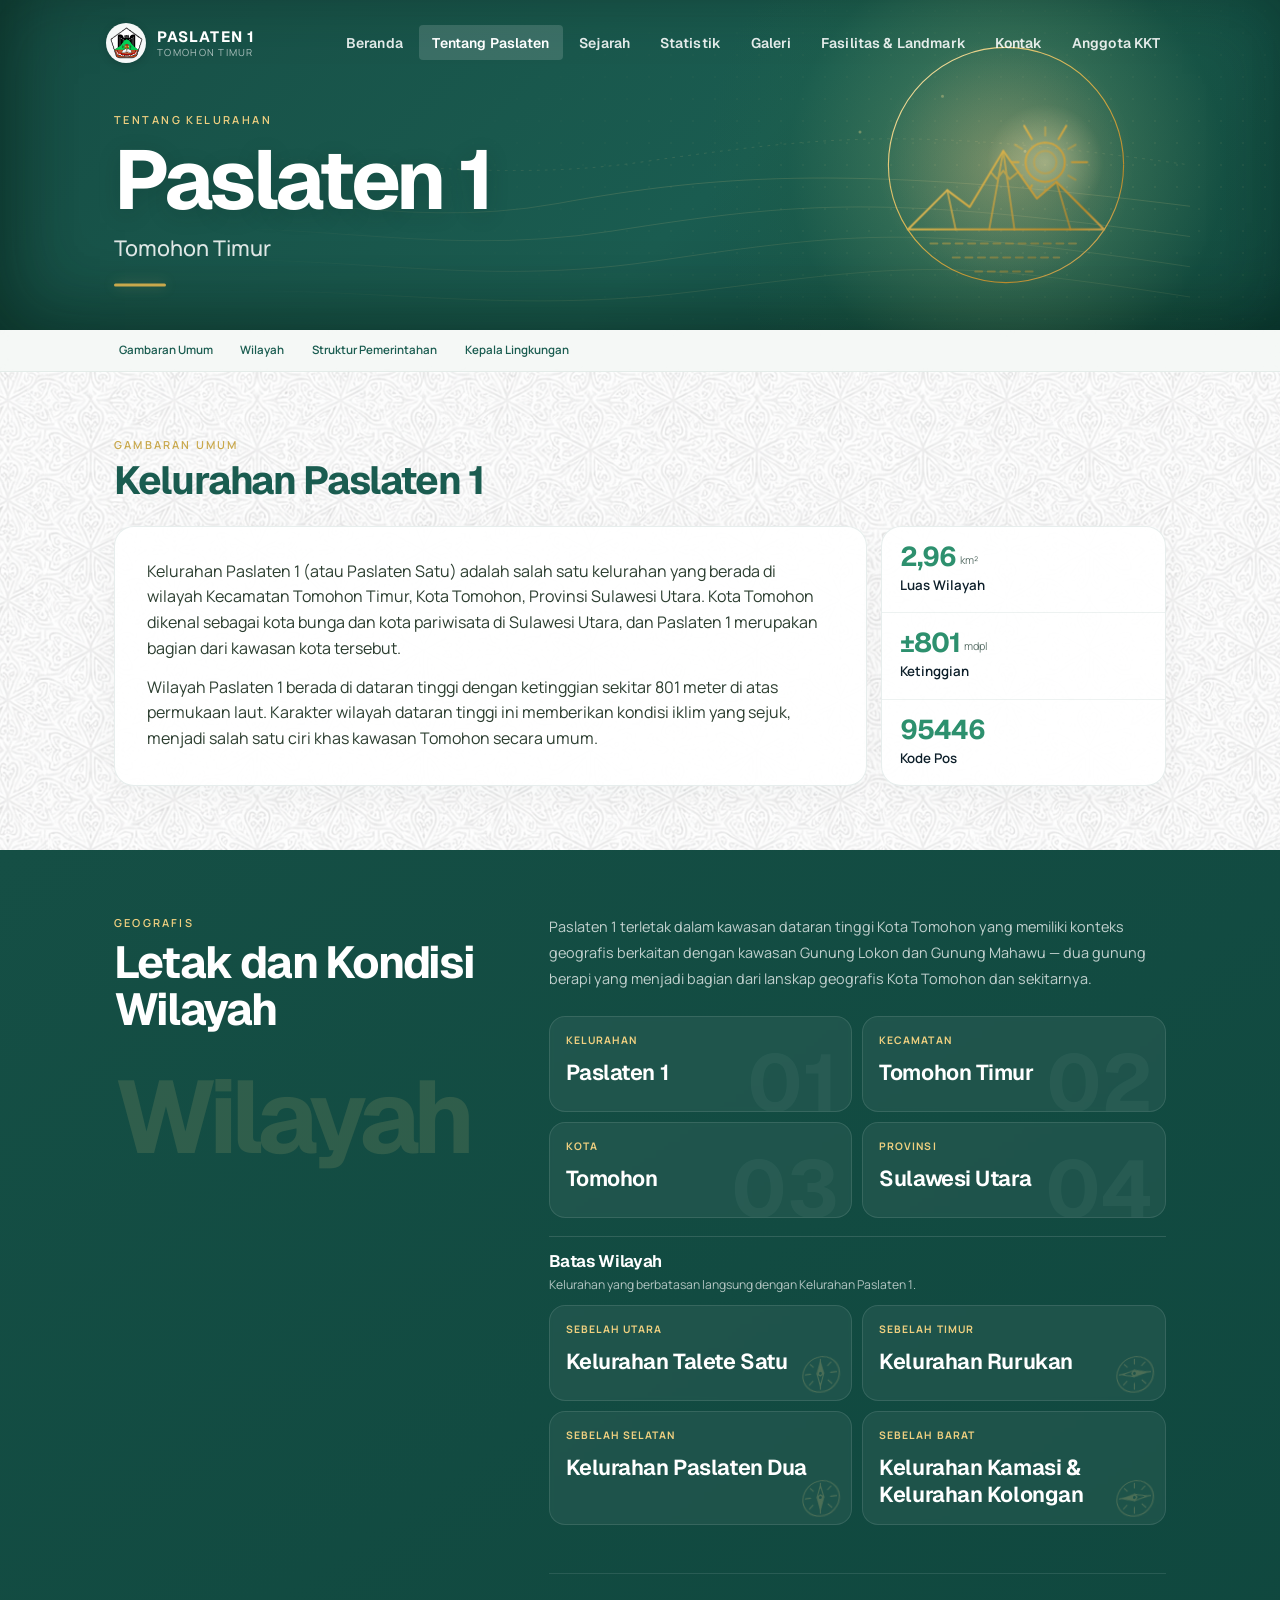
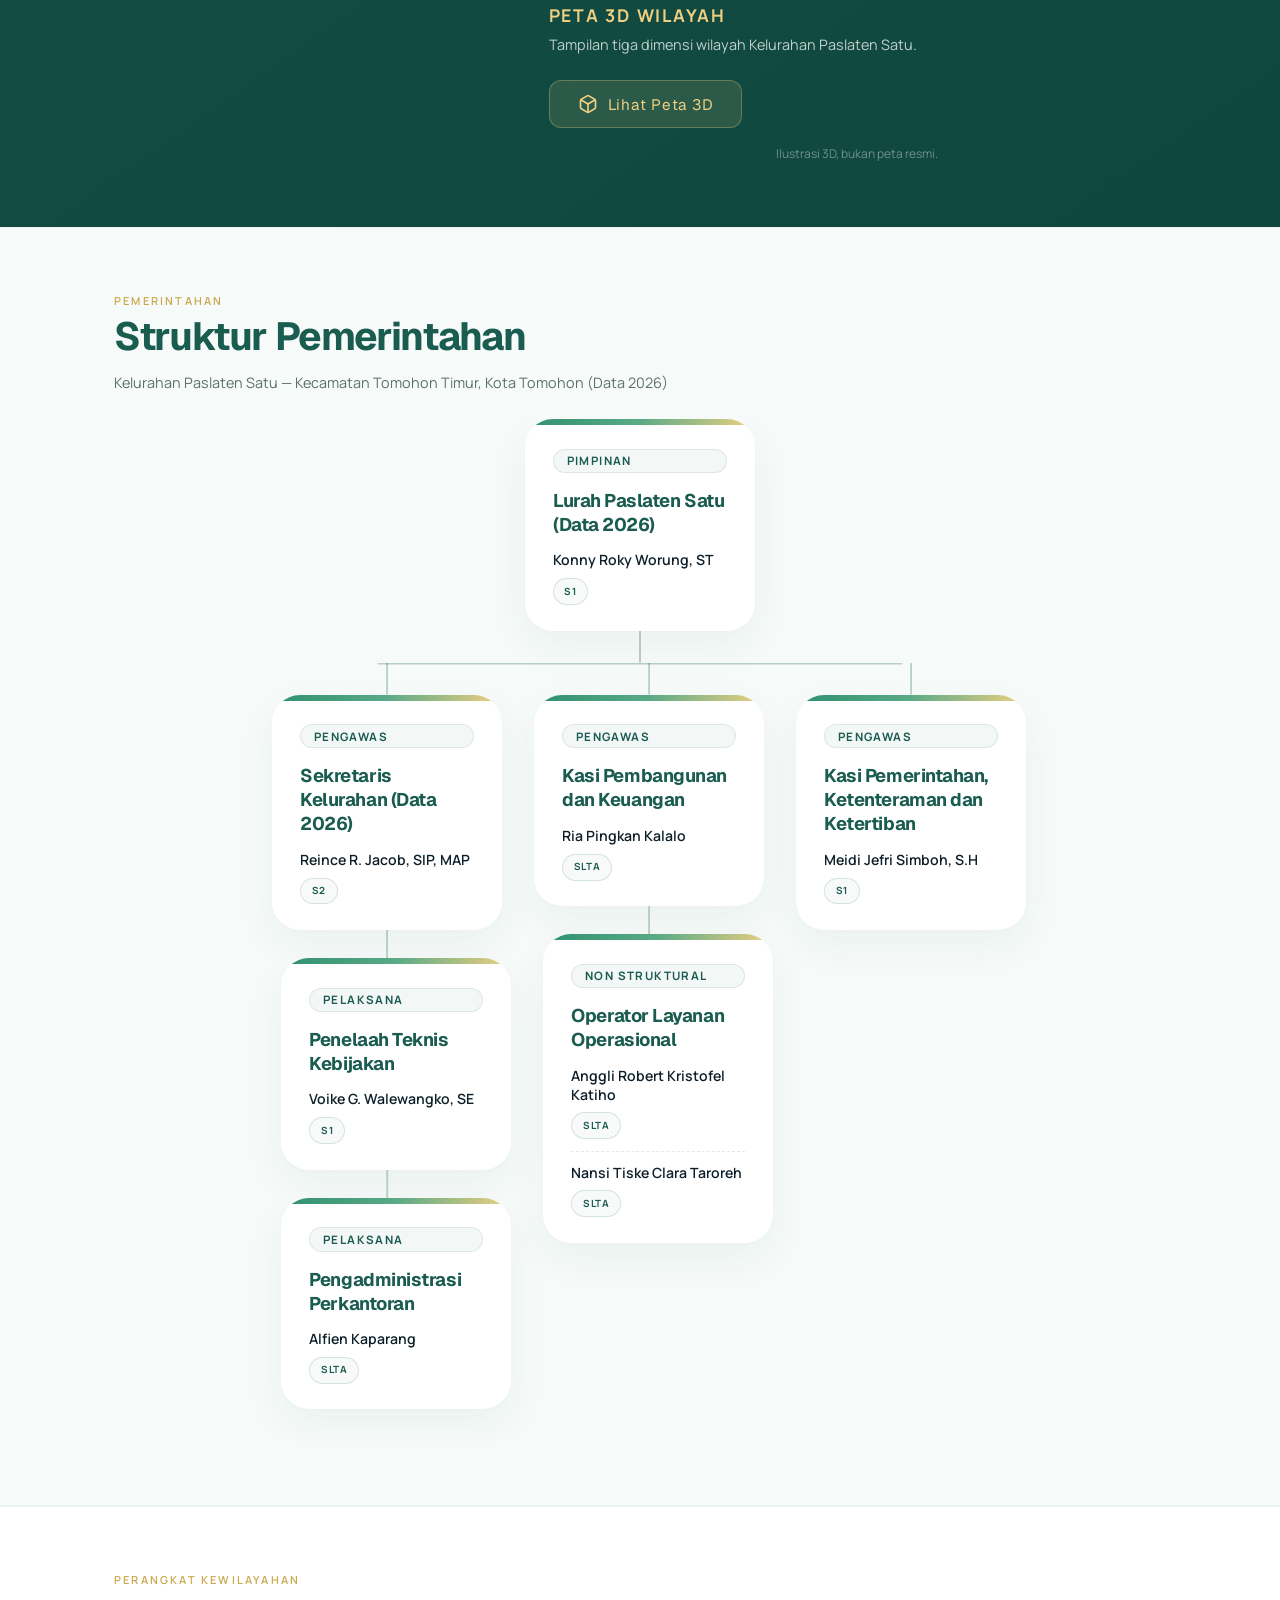
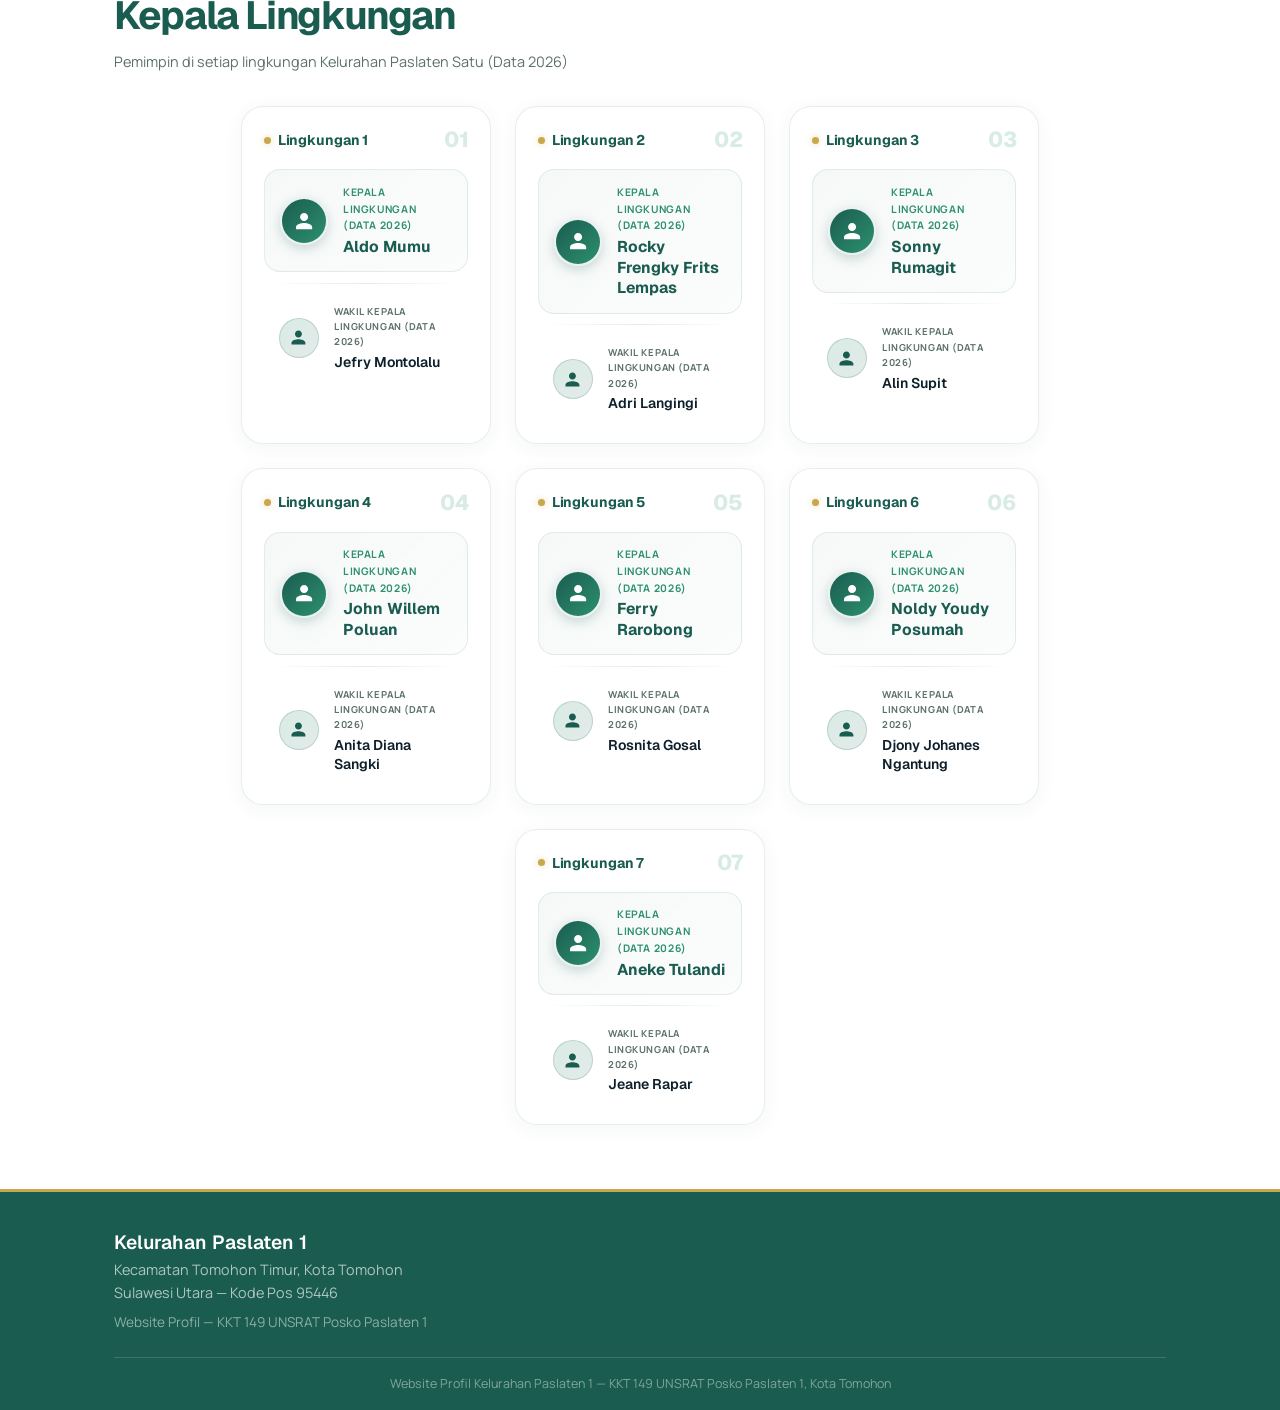
<file: pages/tentang.html>
﻿<!doctype html>
<html lang="id">

<head>
  <meta charset="utf-8" />

  <meta name="viewport" content="width=device-width, initial-scale=1.0" />

  <meta name="description"
    content="Tentang Kelurahan Paslaten 1 — gambaran umum, wilayah, pemerintahan, dan struktur organisasi." />

  <title>Tentang Paslaten 1 — Kelurahan Paslaten 1, Kota Tomohon</title>

  <link href="../css/style.css" rel="stylesheet" />
  <link rel="stylesheet" href="../assets/css/hero-art.css" />

  <!-- =====================================================
         STYLE KHUSUS SECTION WILAYAH
         ===================================================== -->

  <style>
    /* =====================================================
           WILAYAH SECTION
           ===================================================== */

    .about-region-section {
      position: relative;

      overflow: hidden;

      color: #ffffff;

      background: linear-gradient(145deg, #154f45, #0f473e);
    }

    /* =====================================================
           LAYOUT UTAMA
           ===================================================== */

    .about-region-layout {
      display: grid;

      grid-template-columns:
        minmax(0, 0.75fr) minmax(0, 1.25fr);

      gap: clamp(2rem, 5vw, 4rem);

      align-items: start;
    }

    /* =====================================================
           BAGIAN KIRI
           ===================================================== */

    .about-region-title h2 {
      margin: 0.45rem 0 0;

      color: #ffffff;

      font-family: var(--font-heading);

      font-size: clamp(1.9rem, 4vw, 2.8rem);

      line-height: 1.05;

      letter-spacing: -0.04em;
    }

    .about-region-word {
      margin-top: 2.4rem;

      color: rgba(240, 208, 128, 0.13);

      font-family: var(--font-heading);

      font-size: clamp(3.4rem, 8vw, 7rem);

      font-weight: 700;

      line-height: 0.9;

      letter-spacing: -0.06em;
    }

    /* =====================================================
           BAGIAN KANAN
           ===================================================== */

    .about-region-content {
      min-width: 0;
    }

    .about-region-description {
      max-width: 680px;

      margin: 0 0 1.5rem;

      color: rgba(255, 255, 255, 0.74);

      font-family: var(--font-body);

      font-size: 0.9rem;

      line-height: 1.8;
    }

    .region-boundary-heading {
      margin: 1.15rem 0 0.65rem;
      padding-top: 0.95rem;
      border-top: 1px solid rgba(255, 255, 255, 0.13);
    }

    .region-boundary-heading h3 {
      margin: 0;
      color: #ffffff;
      font-family: var(--font-heading);
      font-size: 1.05rem;
      font-weight: 650;
      letter-spacing: -0.02em;
    }

    .region-boundary-heading p {
      margin: 0.3rem 0 0;
      color: rgba(255, 255, 255, 0.68);
      font-family: var(--font-body);
      font-size: 0.76rem;
      line-height: 1.6;
    }

    /* =====================================================
           GRID CARD
           ===================================================== */

    .region-card-grid {
      display: grid;

      grid-template-columns: repeat(2, minmax(0, 1fr));

      gap: 10px;
    }

    /* =====================================================
           CARD
           ===================================================== */

    .region-card {
      position: relative;

      min-height: 96px;

      padding: 0.95rem 1rem;

      overflow: hidden;

      border: 1px solid rgba(255, 255, 255, 0.11);

      border-radius: 16px;

      background: rgba(255, 255, 255, 0.055);

      backdrop-filter: blur(2px);

      -webkit-backdrop-filter: blur(2px);

      transition:
        transform 0.22s ease,
        background-color 0.22s ease,
        border-color 0.22s ease;
    }

    .region-card:hover {
      transform: translateY(-3px);

      border-color: rgba(240, 208, 128, 0.25);

      background: rgba(255, 255, 255, 0.085);
    }

    /* =====================================================
           LABEL
           ===================================================== */

    .region-card dt {
      position: relative;

      z-index: 2;

      margin: 0;

      color: var(--color-gold-light);

      font-family: var(--font-body);

      font-size: 0.65rem;

      font-weight: 700;

      letter-spacing: 0.1em;

      text-transform: uppercase;
    }

    /* =====================================================
           VALUE
           ===================================================== */

    .region-card dd {
      position: relative;

      z-index: 2;

      margin: 0.65rem 0 0;

      color: #ffffff;

      font-family: var(--font-heading);

      font-size: clamp(1.05rem, 2vw, 1.35rem);

      font-weight: 650;

      line-height: 1.25;

      letter-spacing: -0.02em;
    }

    /* =====================================================
           DECORATIVE NUMBER
           ===================================================== */

    .region-card-number {
      position: absolute;

      right: 0.75rem;

      bottom: -0.8rem;

      z-index: 0;

      color: rgba(255, 255, 255, 0.045);

      font-family: var(--font-heading);

      font-size: 5rem;

      font-weight: 700;

      line-height: 1;

      pointer-events: none;
    }

    .region-card-compass {
      position: absolute;
      right: 0.5rem;
      bottom: 0.25rem;
      z-index: 0;
      width: 2.8rem;
      height: 2.8rem;
      color: var(--color-gold-light);
      opacity: 0.22;
      transform: perspective(120px) rotateX(22deg) rotateY(-16deg);
      transform-origin: center;
      pointer-events: none;
    }

    .region-card-compass svg {
      display: block;
      width: 100%;
      height: 100%;
      fill: none;
      stroke: currentColor;
      stroke-linecap: round;
      stroke-linejoin: round;
      stroke-width: 1.5;
    }

    .region-card-compass .compass-needle {
      fill: currentColor;
      stroke-width: 1;
    }

    /* =====================================================
           TABLET
           ===================================================== */

    @media (max-width: 900px) {
      .about-region-layout {
        grid-template-columns: 1fr;

        gap: 2rem;
      }

      .about-region-word {
        margin-top: 1.5rem;

        font-size: clamp(3rem, 12vw, 5rem);
      }
    }

    /* =====================================================
           MOBILE
           ===================================================== */

    @media (max-width: 640px) {
      .about-region-layout {
        gap: 1.5rem;
      }

      .about-region-title h2 {
        max-width: 300px;

        font-size: clamp(1.65rem, 8vw, 2.15rem);
      }

      .about-region-word {
        margin-top: 1.15rem;

        font-size: 3.4rem;
      }

      .about-region-description {
        margin-bottom: 1.15rem;

        font-size: 0.78rem;

        line-height: 1.7;
      }

      /*
             * TETAP 2 KOLOM DI MOBILE
             * sesuai permintaan.
             */

      .region-card-grid {
        grid-template-columns: repeat(2, minmax(0, 1fr));

        gap: 8px;
      }

      .region-card {
        min-height: 84px;

        padding: 0.75rem 0.8rem;

        border-radius: 14px;
      }

      .region-card dt {
        font-size: 0.57rem;

        letter-spacing: 0.08em;
      }

      .region-card dd {
        margin-top: 0.55rem;

        font-size: 0.9rem;
      }

      .region-card-number {
        right: 0.45rem;

        bottom: -0.55rem;

        font-size: 4rem;
      }

      .region-card-compass {
        right: 0.3rem;
        bottom: 0.2rem;
        width: 2.25rem;
        height: 2.25rem;
      }

      .region-card dd {
        font-size: 0.78rem;
        line-height: 1.35;
      }
    }

    /* =====================================================
           VERY SMALL MOBILE
           ===================================================== */

    @media (max-width: 350px) {
      .region-card {
        padding: 0.85rem;
      }

      .region-card dt {
        font-size: 0.52rem;
      }

      .region-card dd {
        font-size: 0.82rem;
      }
    }
  </style>
</head>

<body class="about-page modern-inner-page">
  <!-- =====================================================
         NAVBAR
         ===================================================== -->

  <header>
    <nav aria-label="Navigasi utama" id="navbar">
      <div class="navbar-inner">
        <!-- BRAND -->

        <div class="nav-brand glass">
          <a class="nav-brand-link" href="../index.html">
            <img alt="Logo Kota Tomohon" class="nav-logo-img" src="../assets/images/hero/logo tomohon.png" />

            <div class="nav-brand-text">
              <span class="nav-brand-title"> PASLATEN 1 </span>

              <span class="nav-brand-subtitle"> Tomohon Timur </span>
            </div>
          </a>
        </div>

        <!-- DESKTOP NAV -->

        <ul class="nav-menu" id="nav-menu">
          <li>
            <a href="../index.html"> Beranda </a>
          </li>

          <li>
            <a class="active" href="tentang.html"> Tentang Paslaten </a>
          </li>

          <li>
            <a href="sejarah.html"> Sejarah </a>
          </li>

          <li>
            <a href="statistik.html"> Statistik </a>
          </li>

          <li>
            <a href="galeri.html"> Galeri </a>
          </li>

<li><a href="tempat-penting.html">Fasilitas & Landmark</a></li>
          <li>
            <a href="kontak.html"> Kontak </a>
          </li>
<li>
            <a href="anggota-kkt.html"> Anggota KKT </a>
          </li>
        </ul>

        <!-- HAMBURGER -->

        <button aria-controls="drawer-menu" aria-expanded="false" aria-label="Buka menu" class="nav-hamburger glass"
          id="nav-hamburger">
          <span></span>
          <span></span>
          <span></span>
        </button>
      </div>
    </nav>
  </header>

  <!-- =====================================================
         DRAWER BACKDROP
         ===================================================== -->

  <div aria-hidden="true" class="drawer-backdrop" id="drawer-backdrop"></div>

  <!-- =====================================================
         DRAWER
         ===================================================== -->

  <aside aria-hidden="true" aria-label="Menu navigasi" class="drawer glass" id="drawer-menu" role="dialog">
    <div class="drawer-header">
      <div class="drawer-brand">
        <img alt="Logo Tomohon" class="drawer-logo" src="../assets/images/hero/logo tomohon.png" />

        <div class="drawer-brand-text">
          <span class="drawer-brand-title"> Paslaten 1 </span>

          <span class="drawer-brand-sub"> Kota Tomohon </span>
        </div>
      </div>

      <button aria-label="Tutup menu" class="drawer-close" id="drawer-close">
        <svg fill="none" height="22" viewBox="0 0 22 22" width="22">
          <path d="M5 5l12 12M17 5L5 17" stroke="currentColor" stroke-linecap="round" stroke-width="2"></path>
        </svg>
      </button>
    </div>

    <nav aria-label="Menu halaman">
      <ul class="drawer-nav">
        <!-- BERANDA -->

        <li class="drawer-item">
          <a class="drawer-link" href="../index.html">
            <span class="drawer-icon">
              <svg fill="none" viewBox="0 0 24 24">
                <path d="M3 12L12 3l9 9" stroke="currentColor" stroke-linecap="round" stroke-linejoin="round"
                  stroke-width="2"></path>

                <path d="M9 21V12h6v9" stroke="currentColor" stroke-linecap="round" stroke-linejoin="round"
                  stroke-width="2"></path>
              </svg>
            </span>

            <span class="drawer-link-text"> Beranda </span>
          </a>
        </li>

        <!-- TENTANG -->

        <li class="drawer-item">
          <a class="drawer-link active" href="tentang.html">
            <span class="drawer-icon">
              <svg fill="none" viewBox="0 0 24 24">
                <circle cx="12" cy="8" r="4" stroke="currentColor" stroke-width="2"></circle>

                <path d="M4 20c0-4 3.6-7 8-7s8 3 8 7" stroke="currentColor" stroke-linecap="round" stroke-width="2">
                </path>
              </svg>
            </span>

            <span class="drawer-link-text"> Tentang Paslaten </span>
          </a>
        </li>

        <!-- SEJARAH -->

        <li class="drawer-item">
          <a class="drawer-link" href="sejarah.html">
            <span class="drawer-icon">
              <svg fill="none" viewBox="0 0 24 24">
                <path d="M12 2a10 10 0 100 20A10 10 0 0012 2z" stroke="currentColor" stroke-width="2"></path>

                <path d="M12 6v6l4 2" stroke="currentColor" stroke-linecap="round" stroke-width="2"></path>
              </svg>
            </span>

            <span class="drawer-link-text"> Sejarah </span>
          </a>
        </li>

        <!-- STATISTIK -->

        <li class="drawer-item">
          <a class="drawer-link" href="statistik.html">
            <span class="drawer-icon">
              <svg aria-hidden="true" fill="none" viewBox="0 0 24 24">
                <path d="M5 19V11M12 19V5M19 19V8" stroke="currentColor" stroke-linecap="round" stroke-width="2"></path>

                <path d="M3 19h18" stroke="currentColor" stroke-linecap="round" stroke-width="2"></path>
              </svg>
            </span>

            <span class="drawer-link-text"> Statistik </span>
          </a>
        </li>

        <!-- GALERI -->

        <li class="drawer-item">
          <a class="drawer-link" href="galeri.html">
            <span class="drawer-icon">
              <svg fill="none" viewBox="0 0 24 24">
                <rect height="18" rx="3" stroke="currentColor" stroke-width="2" width="18" x="3" y="3"></rect>

                <circle cx="8.5" cy="8.5" r="1.5" stroke="currentColor" stroke-width="1.5"></circle>

                <path d="M21 15l-5-5L5 21" stroke="currentColor" stroke-linecap="round" stroke-linejoin="round"
                  stroke-width="2"></path>
              </svg>
            </span>

            <span class="drawer-link-text"> Galeri </span>
          </a>
        </li>

        <!-- FASILITAS & LANDMARK -->

        <li class="drawer-item">
          <a class="drawer-link" href="tempat-penting.html">
            <span class="drawer-icon">
              <svg fill="none" viewBox="0 0 24 24" stroke="currentColor" stroke-width="2" stroke-linecap="round" stroke-linejoin="round">
                <path d="M21 10c0 7-9 12-9 12S3 17 3 10a9 9 0 1118 0z"/>
                <circle cx="12" cy="10" r="3"/>
              </svg>
            </span>

            <span class="drawer-link-text"> Fasilitas & Landmark </span>
          </a>
        </li>

        <!-- KONTAK -->

        <li class="drawer-item">
          <a class="drawer-link" href="kontak.html">
            <span class="drawer-icon">
              <svg fill="none" viewBox="0 0 24 24">
                <path
                  d="M22 16.92v3a2 2 0 01-2.18 2 19.79 19.79 0 01-8.63-3.07A19.5 19.5 0 013.09 9.8 19.79 19.79 0 01.02 1.18 2 2 0 012 0h3a2 2 0 012 1.72c.127.96.361 1.903.7 2.81a2 2 0 01-.45 2.11L6.09 7.91a16 16 0 006 6l1.27-1.27a2 2 0 012.11-.45c.907.339 1.85.573 2.81.7A2 2 0 0122 14.92v2z"
                  stroke="currentColor" stroke-linecap="round" stroke-linejoin="round" stroke-width="2"></path>
              </svg>
            </span>

            <span class="drawer-link-text"> Kontak </span>
          </a>
        </li>

<!-- ANGGOTA KKT -->
        <li class="drawer-item">
          <a href="anggota-kkt.html" class="drawer-link">
            <span class="drawer-icon">
              <svg viewBox="0 0 24 24" fill="none" stroke="currentColor" stroke-width="2" stroke-linecap="round"
                stroke-linejoin="round">
                <path d="M17 21v-2a4 4 0 0 0-4-4H5a4 4 0 0 0-4 4v2"></path>
                <circle cx="9" cy="7" r="4"></circle>
                <path d="M23 21v-2a4 4 0 0 0-3-3.87"></path>
                <path d="M16 3.13a4 4 0 0 1 0 7.75"></path>
              </svg>
            </span>
            <span class="drawer-link-text"> Anggota KKT </span>
          </a>
        </li>
      </ul>
    </nav>

    
  </aside>

  <!-- =====================================================
         MAIN
         ===================================================== -->

  <main>
    <!-- =================================================
             HERO
             ================================================= -->

    <section aria-labelledby="about-title" class="editorial-hero about-modern-hero hero-lit">
      <div class="container editorial-hero-inner">
        <div class="hero-orn" aria-hidden="true"><svg viewBox="0 0 400 240" preserveAspectRatio="none" fill="none" stroke="#e8cf8b" stroke-width="1" stroke-linecap="round" stroke-linejoin="round" focusable="false">
  <path stroke-opacity=".16" d="M0 150 C60 130 110 170 170 148 S280 120 400 150"/>
  <path stroke-opacity=".14" d="M0 172 C70 152 120 190 190 168 S290 142 400 172"/>
  <path stroke-opacity=".12" d="M0 194 C80 176 130 212 205 190 S300 164 400 194"/>
  <path stroke-opacity=".10" d="M0 216 C90 200 140 232 220 212 S310 188 400 216"/>
  <path stroke-opacity=".14" stroke-dasharray="2 6" d="M0 120 C70 100 130 138 200 118 S300 92 400 120"/>
  <path stroke-opacity=".4" stroke-width="3" d="M310 70 h0 M340 110 h0 M280 96 h0"/>
</svg></div>
        <div class="hero-art hero-art--tentang" aria-hidden="true">
<svg viewBox="0 0 200 200" fill="none" stroke="url(#ha-gold)" stroke-width="1.4" stroke-linecap="round" stroke-linejoin="round" focusable="false">
  <defs>
    <linearGradient id="ha-gold" gradientUnits="userSpaceOnUse" x1="20" y1="20" x2="180" y2="190">
      <stop offset="0" stop-color="#f6e7b0"/><stop offset=".45" stop-color="#d4af4a"/><stop offset=".75" stop-color="#b8892b"/><stop offset="1" stop-color="#e8cf8b"/>
    </linearGradient>
    <radialGradient id="ha-aura" cx=".5" cy=".5" r=".5">
      <stop offset="0" stop-color="#e8cf8b" stop-opacity=".16"/><stop offset="1" stop-color="#e8cf8b" stop-opacity="0"/>
    </radialGradient>
    <radialGradient id="mt-sunglow" cx=".5" cy=".5" r=".5">
      <stop offset="0" stop-color="#f6e7b0" stop-opacity=".42"/><stop offset="1" stop-color="#f6e7b0" stop-opacity="0"/>
    </radialGradient>
    <clipPath id="mt-sky">
      <path d="M30 146 L58 118 L74 130 L98 90 L122 124 L136 112 L170 146 L170 10 L30 10 Z"/>
    </clipPath>
  </defs>

  <!-- lingkaran latar -->
  <circle cx="100" cy="100" r="92" fill="url(#ha-aura)" stroke="none"/>
  <circle class="ha-spin" cx="100" cy="100" r="92" stroke-width=".9" stroke-dasharray="1.5 5"/>
  <circle class="ha-draw" pathLength="1" cx="100" cy="100" r="84" stroke-width=".8" style="--d:0s"/>

  <!-- matahari terbit: muncul dari balik gunung (terpotong oleh garis punggungan) -->
  <g clip-path="url(#mt-sky)">
    <g class="mt-rise">
      <circle class="mt-glow" cx="128" cy="98" r="42" fill="url(#mt-sunglow)" stroke="none"/>
      <g class="ha-rot" style="--ox:128px;--oy:98px;animation-duration:50s">
        <path d="M147 98 L158 98 M137.5 114.5 L143 124 M118.5 114.5 L113 124 M109 98 L98 98 M118.5 81.5 L113 72 M137.5 81.5 L143 72"/>
        <path stroke-opacity=".6" d="M144.5 107.5 L149.65 110.5 M128 117 L128 123 M111.5 107.5 L106.35 110.5 M111.5 88.5 L106.35 85.5 M128 79 L128 73 M144.5 88.5 L149.65 85.5"/>
      </g>
      <circle cx="128" cy="98" r="14"/>
      <circle cx="128" cy="98" r="8" stroke-opacity=".55"/>
    </g>
  </g>

  <!-- gunung -->
  <path class="ha-draw" pathLength="1" style="--d:.3s" d="M30 146 L58 118 L74 130 L98 90 L122 124 L136 112 L170 146 Z"/>
  <g class="ha-wave"><path class="ha-draw" pathLength="1" style="--d:1s" stroke-opacity=".75" d="M98 90 L88 146 M98 90 L106 146 M58 118 L64 146 M136 112 L146 146 M89 105 L93.5 110 L98 104 L102.5 110 L108.6 105"/></g>

  <!-- danau di bawah gunung -->
  <g class="ha-fade" style="--d:1.6s" stroke-opacity=".45">
    <path class="ha-flow" d="M46 156 H154"/>
    <path class="ha-flow" style="--f:-.4s" d="M62 166 H138"/>
    <path class="ha-flow" style="--f:-.8s" d="M78 176 H122"/>
  </g>

  <!-- partikel emas dan bintang -->
  <g fill="#f6e7b0" stroke="none">
    <circle class="ha-rise" style="--d:1.5s" cx="62" cy="86" r="1.3"/>
    <circle class="ha-rise" style="--d:3.7s" cx="154" cy="76" r="1.3"/>
    <circle class="ha-rise" style="--d:5.6s" cx="84" cy="62" r="1.1"/>
  </g>
  <path class="ha-twinkle" style="--d:2.4s;--ox:64px;--oy:60px" d="M64 54 L65.6 58.4 L70 60 L65.6 61.6 L64 66 L62.4 61.6 L58 60 L62.4 58.4 Z"/>
  <path class="ha-twinkle" style="--d:3.8s;--ox:160px;--oy:50px" d="M160 45 L161.2 48.8 L165 50 L161.2 51.2 L160 55 L158.8 51.2 L155 50 L158.8 48.8 Z"/>
</svg>
        </div>        <div class="editorial-hero-copy">
          <span class="editorial-eyebrow"> TENTANG KELURAHAN </span>

          <h1 id="about-title">Paslaten 1</h1>

          <p class="editorial-hero-subtitle">Tomohon Timur</p>

          <span aria-hidden="true" class="editorial-hero-divider"></span>
        </div>

      </div>
    </section>

    <!-- =================================================
             JUMP NAVIGATION
             ================================================= -->

    <nav aria-label="Navigasi isi halaman Tentang" class="editorial-jump">
      <div class="container editorial-jump-inner">
        <a href="#gambaran-umum"> Gambaran Umum </a>

        <a href="#wilayah"> Wilayah </a>

        <a href="#struktur-pemerintahan"> Struktur Pemerintahan </a>

        <a href="#kepala-lingkungan"> Kepala Lingkungan </a>
      </div>
    </nav>

    <!-- =================================================
             GAMBARAN UMUM
             ================================================= -->

    <section class="editorial-section" id="gambaran-umum">
      <div class="container">
        <div class="editorial-heading">
          <span class="editorial-kicker"> GAMBARAN UMUM </span>

          <h2>Kelurahan Paslaten 1</h2>
        </div>

        <div class="about-story-grid">
          <article class="about-story-card">
            <p>
              Kelurahan Paslaten 1 (atau Paslaten Satu) adalah salah satu
              kelurahan yang berada di wilayah Kecamatan Tomohon Timur, Kota
              Tomohon, Provinsi Sulawesi Utara. Kota Tomohon dikenal sebagai
              kota bunga dan kota pariwisata di Sulawesi Utara, dan Paslaten 1
              merupakan bagian dari kawasan kota tersebut.
            </p>

            <p>
              Wilayah Paslaten 1 berada di dataran tinggi dengan ketinggian
              sekitar 801 meter di atas permukaan laut. Karakter wilayah
              dataran tinggi ini memberikan kondisi iklim yang sejuk, menjadi
              salah satu ciri khas kawasan Tomohon secara umum.
            </p>
          </article>

          <aside aria-label="Ringkasan wilayah" class="about-fact-rail">
            <div>
              <strong> 2,96 </strong>

              <span> km² </span>

              <small> Luas Wilayah </small>
            </div>

            <div>
              <strong> ±801 </strong>

              <span> mdpl </span>

              <small> Ketinggian </small>
            </div>

            <div>
              <strong> 95446 </strong>

              <small> Kode Pos </small>
            </div>
          </aside>
        </div>
      </div>
    </section>

    <!-- =================================================
             LETAK DAN KONDISI WILAYAH
             ================================================= -->

    <section class="editorial-section about-region-section" id="wilayah">
      <div class="container about-region-layout">
        <!-- =========================================
                     TITLE
                     ========================================= -->

        <div class="about-region-title">
          <span class="editorial-kicker editorial-kicker--light">
            GEOGRAFIS
          </span>

          <h2>Letak dan Kondisi Wilayah</h2>

          <div class="about-region-word">Wilayah</div>
        </div>

        <!-- =========================================
                     CONTENT
                     ========================================= -->

        <div class="about-region-content">
          <p class="about-region-description">
            Paslaten 1 terletak dalam kawasan dataran tinggi Kota Tomohon yang
            memiliki konteks geografis berkaitan dengan kawasan Gunung Lokon
            dan Gunung Mahawu — dua gunung berapi yang menjadi bagian dari
            lanskap geografis Kota Tomohon dan sekitarnya.
          </p>

          <!-- =====================================
                         CARD GRID
                         ===================================== -->

          <dl class="region-card-grid">
            <!-- ===============================
                             01 KELURAHAN
                             KARTU SERAGAM
                             =============================== -->

            <div class="region-card">
              <dt>Kelurahan</dt>

              <dd>Paslaten 1</dd>

              <span aria-hidden="true" class="region-card-number"> 01 </span>
            </div>

            <!-- ===============================
                             02 KECAMATAN
                             =============================== -->

            <div class="region-card">
              <dt>Kecamatan</dt>

              <dd>Tomohon Timur</dd>

              <span aria-hidden="true" class="region-card-number"> 02 </span>
            </div>

            <!-- ===============================
                             03 KOTA
                             =============================== -->

            <div class="region-card">
              <dt>Kota</dt>

              <dd>Tomohon</dd>

              <span aria-hidden="true" class="region-card-number"> 03 </span>
            </div>

            <!-- ===============================
                             04 PROVINSI
                             =============================== -->

            <div class="region-card">
              <dt>Provinsi</dt>

              <dd>Sulawesi Utara</dd>

              <span aria-hidden="true" class="region-card-number"> 04 </span>
            </div>
          </dl>

          <div class="region-boundary-heading">
            <h3>Batas Wilayah</h3>
            <p>Kelurahan yang berbatasan langsung dengan Kelurahan Paslaten 1.</p>
          </div>

          <dl class="region-card-grid" aria-label="Batas wilayah Kelurahan Paslaten 1">

            <!-- ===============================
                             05–08 BATAS WILAYAH
                             =============================== -->

            <div class="region-card">
              <dt>Sebelah Utara</dt>

              <dd>Kelurahan Talete Satu</dd>

              <span aria-hidden="true" class="region-card-compass">
                <svg viewBox="0 0 64 64">
                  <circle cx="32" cy="32" r="27" />
                  <circle cx="32" cy="32" r="3" />
                  <path d="M32 9v8M32 47v8M9 32h8M47 32h8M16 16l5 5M43 43l5 5M48 16l-5 5M21 43l-5 5" />
                  <path class="compass-needle" d="M32 13 37 32 32 28 27 32Z" />
                  <path d="m32 51-5-19 5 4 5-4Z" />
                </svg>
              </span>
            </div>

            <div class="region-card">
              <dt>Sebelah Timur</dt>

              <dd>Kelurahan Rurukan</dd>

              <span aria-hidden="true" class="region-card-compass">
                <svg viewBox="0 0 64 64">
                  <circle cx="32" cy="32" r="27" />
                  <circle cx="32" cy="32" r="3" />
                  <path d="M32 9v8M32 47v8M9 32h8M47 32h8M16 16l5 5M43 43l5 5M48 16l-5 5M21 43l-5 5" />
                  <path class="compass-needle" d="M51 32 32 37 36 32 32 27Z" />
                  <path d="m13 32 19-5-4 5 4 5Z" />
                </svg>
              </span>
            </div>

            <div class="region-card">
              <dt>Sebelah Selatan</dt>

              <dd>Kelurahan Paslaten Dua</dd>

              <span aria-hidden="true" class="region-card-compass">
                <svg viewBox="0 0 64 64">
                  <circle cx="32" cy="32" r="27" />
                  <circle cx="32" cy="32" r="3" />
                  <path d="M32 9v8M32 47v8M9 32h8M47 32h8M16 16l5 5M43 43l5 5M48 16l-5 5M21 43l-5 5" />
                  <path class="compass-needle" d="M32 51 27 32 32 36 37 32Z" />
                  <path d="m32 13 5 19-5-4-5 4Z" />
                </svg>
              </span>
            </div>

            <div class="region-card">
              <dt>Sebelah Barat</dt>

              <dd>Kelurahan Kamasi &amp; Kelurahan Kolongan</dd>

              <span aria-hidden="true" class="region-card-compass">
                <svg viewBox="0 0 64 64">
                  <circle cx="32" cy="32" r="27" />
                  <circle cx="32" cy="32" r="3" />
                  <path d="M32 9v8M32 47v8M9 32h8M47 32h8M16 16l5 5M43 43l5 5M48 16l-5 5M21 43l-5 5" />
                  <path class="compass-needle" d="M13 32 32 27 28 32 32 37Z" />
                  <path d="m51 32-19 5 4-5-4-5Z" />
                </svg>
              </span>
            </div>
          </dl>

          <!-- =====================================
               PETA 3D
               ===================================== -->
          <div class="peta3d-header">
            <h3 class="peta3d-title">Peta 3D Wilayah</h3>
            <p class="peta3d-desc">Tampilan tiga dimensi wilayah Kelurahan Paslaten Satu.</p>
            <div class="peta3d-btn-wrapper">
              <button id="peta3d-btn" type="button" class="peta3d-btn-main" aria-expanded="false" aria-controls="peta3d-box">
                <svg width="20" height="20" viewBox="0 0 24 24" fill="none" stroke="currentColor" stroke-width="2" stroke-linecap="round" stroke-linejoin="round" class="peta3d-btn-icon">
                  <path d="M21 16V8a2 2 0 0 0-1-1.73l-7-4a2 2 0 0 0-2 0l-7 4A2 2 0 0 0 3 8v8a2 2 0 0 0 1 1.73l7 4a2 2 0 0 0 2 0l7-4A2 2 0 0 0 21 16z"></path>
                  <polyline points="3.27 6.96 12 12.01 20.73 6.96"></polyline>
                  <line x1="12" y1="22.08" x2="12" y2="12"></line>
                </svg>
                <span id="peta3d-btn-text">Lihat Peta 3D</span>
              </button>
            </div>
            
            <div id="peta3d-box" role="region" aria-label="Peta 3D Kelurahan Paslaten Satu">
              <!-- JS injected content -->
            </div>
            
            <div class="peta3d-caption">Ilustrasi 3D, bukan peta resmi.</div>
          </div>

        </div>
      </div>
    </section>


    <!-- =================================================
           STRUKTUR PEMERINTAHAN
           ================================================= -->

    <section class="editorial-section editorial-section--soft" id="struktur-pemerintahan" aria-labelledby="sp-heading">
      <div class="container">

        <!-- ===== HEADER ROW ===== -->
        <div class="sp-header-row">
          <div class="editorial-heading editorial-heading--wide" style="margin-bottom:0;">
            <span class="editorial-kicker">PEMERINTAHAN</span>
            <h2 id="sp-heading">Struktur Pemerintahan</h2>
            <p>Kelurahan Paslaten Satu &mdash; Kecamatan Tomohon Timur, Kota Tomohon (Data 2026)</p>
          </div>
        </div>


        <!-- ===== BAGAN POHON ===== -->
        <div class="sp-tree" id="sp-tree" role="tree" aria-label="Bagan struktur pemerintahan">
          <!-- Diisi oleh JS -->
        </div>

      </div>
    </section>

    <!-- =================================================
           KEPALA LINGKUNGAN
           ================================================= -->

    <section class="editorial-section" id="kepala-lingkungan" aria-labelledby="kl-heading">
      <div class="container">
        <div class="editorial-heading editorial-heading--wide">
          <span class="editorial-kicker">PERANGKAT KEWILAYAHAN</span>
          <h2 id="kl-heading">Kepala Lingkungan</h2>
          <p>Pemimpin di setiap lingkungan Kelurahan Paslaten Satu (Data 2026)</p>
        </div>

        <div class="kl-grid" id="kl-grid" role="list" aria-label="Daftar Kepala dan Wakil Kepala Lingkungan">
          <!-- Diisi secara dinamis oleh js/kepala-lingkungan.js -->
        </div>
      </div>
    </section>

  </main>

  <!-- =====================================================
         FOOTER
         ===================================================== -->

  <footer>
    <div class="footer-inner">
      <div class="footer-main">
        <div class="footer-brand">
          <h3>Kelurahan Paslaten 1</h3>

          <p>
            Kecamatan Tomohon Timur, Kota Tomohon
            <br />
            Sulawesi Utara — Kode Pos 95446
          </p>

          <p style="
                margin-top: 0.5rem;
                font-size: 0.85rem;
                color: rgba(255, 255, 255, 0.5);
              ">
            Website Profil — KKT 149 UNSRAT Posko Paslaten 1
          </p>
        </div>
      </div>

      <div class="footer-bottom">
        <p>
          Website Profil Kelurahan Paslaten 1 &mdash; KKT 149 UNSRAT Posko
          Paslaten 1, Kota Tomohon
        </p>
      </div>
    </div>
  </footer>

  <!-- =====================================================
         JAVASCRIPT
         ===================================================== -->

  <script src="../js/main.js"></script>
  <script src="../js/struktur-pemerintahan.js"></script>
  <script src="../js/kepala-lingkungan.js"></script>
  <!-- Peta 3D Handler -->
  <script defer src="../assets/js/peta-3d-info.js"></script>
  <script defer src="../assets/js/peta-3d.js"></script>
  <script>
    document.addEventListener("DOMContentLoaded", () => {
      const btn = document.getElementById("peta3d-btn");
      const box = document.getElementById("peta3d-box");
      if(!btn || !box) return;
      
      btn.addEventListener("click", () => {
        const isExpanded = btn.getAttribute("aria-expanded") === "true";
        if (!isExpanded) {
          box.classList.add("is-open");
          if (window.Peta3D) window.Peta3D.open(box);
          btn.setAttribute("aria-expanded", "true");
          const btnText = document.getElementById("peta3d-btn-text");
          if(btnText) btnText.textContent = "Tutup Peta 3D";
          
          setTimeout(() => {
            box.scrollIntoView({ behavior: "smooth", block: "center" });
          }, 100);
        } else {
          box.classList.remove("is-open");
          if (window.Peta3D) window.Peta3D.close();
          btn.setAttribute("aria-expanded", "false");
          const btnText = document.getElementById("peta3d-btn-text");
          if(btnText) btnText.textContent = "Lihat Peta 3D";
        }
      });
    });
  </script>
  <script src="../assets/js/hero-art.js" defer></script>
</body>

</html>
</file>
<file: css/style.css>
@import url('https://fonts.googleapis.com/css2?family=Geist:wght@400;500;600;700&family=Manrope:wght@400;500;600;700&display=swap');

/* =====================================================
   style.css
   Website Profil Kelurahan Paslaten Satu
   KKT 149 UNSRAT – Posko Paslaten 1, Kota Tomohon
   ===================================================== */

/* =====================================================
   RESET
   ===================================================== */

*,
*::before,
*::after {
    box-sizing: border-box;
    margin: 0;
    padding: 0;
}

html {
    font-size: 16px;
    scroll-behavior: smooth;
}

img,
video {
    max-width: 100%;
    display: block;
}

ul,
ol {
    list-style: none;
}

a {
    text-decoration: none;
    color: inherit;
}

/* =====================================================
   DESIGN TOKENS — Palét Final
   4 warna referensi dari palét resmi website
   ===================================================== */

:root {
    /*
     * PALET UTAMA (dari atas ke bawah gambar referensi)
     * 1. Darkest  — navy teal pekat:   #0d1f2a
     * 2. Dark     — teal hijau:         #1a5c50
     * 3. Medium   — hijau sedang:       #2d906e
     * 4. Light    — sage hijau muda:    #8ec1a2
     */
    --color-darkest: #0d1f2a;
    /* navbar, footer, hero bg */
    --color-green-dark: #1a5c50;
    /* section aksen gelap, page-header */
    --bg-card-featured: linear-gradient(145deg, var(--color-green-dark), #216d5d);
    /* gradient hijau tua kartu featured / alamat */
    --color-green: #2d906e;
    /* tombol utama, link, aksen */
    --color-green-light: #5aaa87;
    /* hover, border aksen */
    --color-green-pale: #c8e6d8;
    /* background CTA, highlight ringan */
    --color-sage: #8ec1a2;
    /* elemen dekoratif, badge */

    /* Emas / aksen — dipertahankan */
    --color-gold: #c9a84c;
    --color-gold-light: #f0d080;

    /* Netral */
    --color-white: #ffffff;
    --color-off-white: #f5f8f6;
    --color-light-gray: #e2ebe6;
    --color-mid-gray: #5a7068;
    --color-dark: #0d1f2a;
    /* sama dengan darkest untuk konsistensi teks */

    /* Global typography system */
    --font-body: 'Manrope', sans-serif;
    --font-heading: 'Geist', sans-serif;

    /* Spacing */
    --space-xs: 0.5rem;
    --space-sm: 1rem;
    --space-md: 1.5rem;
    --space-lg: 2.5rem;
    --space-xl: 4rem;

    /* Layout */
    --container-width: 1100px;
    --navbar-height: 64px;

    /* Radius */
    --radius-sm: 4px;
    --radius-md: 8px;
}

/* =====================================================
   BASE
   ===================================================== */

body {
    min-height: 100vh;
    font-family: var(--font-body);
    font-size: 16px;
    font-weight: 400;
    color: var(--color-dark);
    /*
     * Background pola batik halus — berlaku di seluruh halaman.
     * Path relatif terhadap css/style.css.
     * Section hijau/gelap akan menutupi pola ini dengan background-color solid mereka.
     */
    background-color: var(--color-white);
    background-image: url('../assets/images/hero/bg putih.png');
    background-size: cover;
    background-position: center top;
    background-attachment: fixed;
    line-height: 1.6;
    display: flex;
    flex-direction: column;
    -webkit-font-smoothing: antialiased;
    -moz-osx-font-smoothing: grayscale;
}

main {
    flex: 1;
}

/* =====================================================
   TYPOGRAPHY
   ===================================================== */

h1,
h2,
h3,
h4,
h5,
h6 {
    font-family: var(--font-heading);
    font-weight: 700;
    line-height: 1.1;
    color: var(--color-green-dark);
    letter-spacing: -0.02em;
}

h1 {
    font-size: 2.2rem;
    margin-bottom: var(--space-sm);
}

h2 {
    font-size: 1.6rem;
    font-weight: 700;
    margin-bottom: var(--space-xs);
}

main section h2 {
    color: #111111;
    font-weight: 700;
}

h3 {
    font-size: 1.15rem;
    font-weight: 600;
    margin-bottom: 0.4rem;
    letter-spacing: 0;
}

h4 {
    font-weight: 600;
    letter-spacing: 0;
}

p {
    font-family: var(--font-body);
    font-weight: 400;
    margin-bottom: 0.85rem;
    color: #2c3e30;
    line-height: 1.6;
}

button,
input,
textarea,
select {
    font-family: var(--font-body);
}

a {
    color: var(--color-green);
}

a:hover {
    color: var(--color-green-light);
}

/* =====================================================
   CONTAINER
   ===================================================== */

.container {
    max-width: var(--container-width);
    margin: 0 auto;
    padding: 0 var(--space-md);
}

/* =====================================================
   BUTTONS
   ===================================================== */

.btn {
    display: inline-block;
    padding: 0.6rem 1.5rem;
    border-radius: 100px;
    font-family: var(--font-body);
    font-size: 0.95rem;
    font-weight: 600;
    letter-spacing: 0;
    cursor: pointer;
    border: 2px solid transparent;
    /* Transisi lengkap untuk semua efek */
    transition: background-color 0.2s ease,
                color 0.2s ease,
                border-color 0.2s ease,
                transform 0.15s ease,
                box-shadow 0.2s ease,
                opacity 0.15s ease;
    will-change: transform;
    /* Hapus tap highlight bawaan browser di mobile */
    -webkit-tap-highlight-color: transparent;
}

/* ---- MOBILE & TOUCH: efek :active (saat jari menekan) ---- */
/* Ini yang benar-benar berfungsi di HP */
.btn:active {
    transform: scale(0.96);
    opacity: 0.88;
    box-shadow: 0 2px 8px rgba(0, 0, 0, 0.18);
}

.btn-primary:active {
    background-color: var(--color-green-dark);
    border-color: var(--color-green-dark);
    box-shadow: 0 2px 10px rgba(45, 144, 110, 0.5);
    opacity: 1;
}

.btn-outline:active {
    background-color: var(--color-green);
    color: var(--color-white);
    box-shadow: 0 2px 10px rgba(45, 144, 110, 0.4);
    opacity: 1;
}

.btn-gold:active {
    background-color: var(--color-gold-light);
    border-color: var(--color-gold-light);
    color: var(--color-darkest);
    box-shadow: 0 2px 10px rgba(201, 168, 76, 0.55);
    opacity: 1;
}

/* ---- DESKTOP/MOUSE ONLY: efek :hover ---- */
/* @media (hover: hover) = hanya device yang punya true hover (mouse/trackpad) */
/* Di HP touchscreen, blok ini diabaikan sepenuhnya */
@media (hover: hover) and (pointer: fine) {

    .btn:hover {
        transform: translateY(-2px);
    }

    .btn:active {
        transform: translateY(0) scale(1);
        opacity: 1;
    }

    .btn-primary:hover {
        background-color: var(--color-green-dark);
        border-color: var(--color-green-dark);
        color: var(--color-white);
        box-shadow: 0 6px 20px rgba(45, 144, 110, 0.40);
    }

    .btn-outline:hover {
        background-color: var(--color-green);
        color: var(--color-white);
        box-shadow: 0 6px 20px rgba(45, 144, 110, 0.30);
    }

    .btn-gold:hover {
        background-color: var(--color-gold-light);
        border-color: var(--color-gold-light);
        color: var(--color-darkest);
        box-shadow: 0 6px 20px rgba(201, 168, 76, 0.45);
    }

}

/* Warna default tombol (berlaku di semua device) */
.btn-primary {
    background-color: var(--color-green);
    color: var(--color-white);
    border-color: var(--color-green);
}

.btn-outline {
    background-color: transparent;
    color: var(--color-green);
    border-color: var(--color-green);
}

.btn-gold {
    background-color: var(--color-gold);
    color: var(--color-dark);
    border-color: var(--color-gold);
}

/* =====================================================
   SECTION LABEL
   ===================================================== */

/* =====================================================
   SECTION DIVIDER
   ===================================================== */

.section-divider {
    display: block;
    width: 48px;
    height: 3px;
    background-color: var(--color-gold);
    margin: 0.6rem 0 var(--space-sm) 0;
}

/* =====================================================
   NAVBAR
   Transparan di atas hero, solid hijau setelah scroll
   ===================================================== */

/* Header di beranda (index.html) — fixed di atas hero */
#site-header {
    position: fixed;
    top: 0;
    left: 0;
    right: 0;
    z-index: 200;
}

/* Header di halaman dalam (pages/) — sticky biasa */
header:not(#site-header) {
    position: sticky;
    top: 0;
    z-index: 200;
    background-color: var(--color-green-dark);
    /* hijau teal */
    box-shadow: 0 2px 8px rgba(0, 0, 0, 0.2);
}

#navbar {
    height: var(--navbar-height);
    display: flex;
    align-items: center;
    /* Kondisi awal: transparan (khusus beranda, diubah JS saat scroll) */
    background-color: transparent;
    transition: background-color 0.35s ease, box-shadow 0.35s ease;
}

/* Kondisi setelah scroll — class ditambahkan oleh JS */
/* Juga aktif secara instan di halaman selain beranda */
#navbar.scrolled {
    background-color: var(--color-green-dark);
    /* hijau teal */
    box-shadow: 0 2px 12px rgba(0, 0, 0, 0.2);
}

.navbar-inner {
    display: flex;
    align-items: center;
    justify-content: space-between;
    width: 100%;
    max-width: var(--container-width);
    margin: 0 auto;
    padding: 0 var(--space-md);
    gap: var(--space-sm);
}

/* Hero navbar: hanya tampilkan logo (kiri) + hamburger (kanan) */
/* Menu desktop disembunyikan, hamburger selalu tampil */
.navbar-inner--hero .nav-menu {
    display: none;
}

.navbar-inner--hero .nav-hamburger {
    display: flex;
}

/* Teks brand di beranda — tersembunyi saat transparan, muncul saat solid */
/* Modifier khusus: .nav-brand-text--hero */
.nav-brand-text--hero {
    opacity: 0;
    max-width: 0;
    overflow: hidden;
    white-space: nowrap;
    /* Animasi: fade + expand dari kiri */
    transition:
        opacity 0.3s ease 0.05s,
        max-width 0.35s ease;
    /* Pointer events off agar tidak blok klik saat tersembunyi */
    pointer-events: none;
}

/* Saat navbar sudah scrolled (solid) — teks muncul */
#navbar.scrolled .nav-brand-text--hero {
    opacity: 1;
    max-width: 180px;
    pointer-events: auto;
}

/* BRAND */
.nav-brand {
    flex-shrink: 0;
}

.nav-brand-link {
    display: flex;
    align-items: center;
    gap: 0.6rem;
    text-decoration: none;
}

/* Logo placeholder — ganti dengan <img> setelah logo tersedia */
.nav-logo-placeholder {
    width: 36px;
    height: 36px;
    color: var(--color-white);
    display: flex;
    align-items: center;
    justify-content: center;
    font-family: var(--font-heading);
    font-size: 1rem;
    font-weight: 700;
    flex-shrink: 0;
}

.nav-brand-name {
    font-family: var(--font-heading);
    font-size: 1.05rem;
    font-weight: 600;
    color: var(--color-white);
    letter-spacing: 0.06em;
    text-transform: uppercase;
}

.nav-brand-name strong {
    color: var(--color-gold);
    font-weight: 700;
}

/* Teks brand dua baris: nama besar + subtitle kecil */
.nav-brand-text {
    display: flex;
    flex-direction: column;
    line-height: 1.15;
}

.nav-brand-title {
    font-family: var(--font-heading);
    font-size: 1.1rem;
    font-weight: 700;
    color: var(--color-white);
    /* putih — kontras terhadap hijau tua */
    letter-spacing: 0.08em;
    text-transform: uppercase;
}

.nav-brand-subtitle {
    font-family: var(--font-body);
    font-size: 0.7rem;
    font-weight: 400;
    color: rgba(255, 255, 255, 0.65);
    /* putih redup */
    letter-spacing: 0.1em;
    text-transform: uppercase;
}

/* Logo asli — gambar logo Kota Tomohon */
.nav-logo-img {
    width: 44px;
    height: 44px;
    object-fit: contain;
    flex-shrink: 0;
    display: block;
    background: transparent;
    border: 0;
    box-shadow: none;
}

/* MENU */
.nav-menu {
    display: flex;
    gap: 0.15rem;
    align-items: center;
}

.nav-menu li a {
    display: block;
    padding: 0.4rem 0.85rem;
    font-family: var(--font-heading);
    font-size: 0.875rem;
    font-weight: 600;
    color: rgba(255, 255, 255, 0.88);
    border-radius: var(--radius-sm);
    transition: background-color 0.15s, color 0.15s;
    white-space: nowrap;
    letter-spacing: 0.01em;
}

.nav-menu li a:hover,
.nav-menu li a.active {
    background-color: rgba(255, 255, 255, 0.15);
    color: var(--color-white);
}

/* HAMBURGER BUTTON */
.nav-hamburger {
    display: none;
    flex-direction: column;
    justify-content: center;
    align-items: center;
    gap: 5px;
    width: 36px;
    height: 36px;
    background: transparent;
    border: 0;
    border-radius: 0;
    cursor: pointer;
    padding: 0;
    flex-shrink: 0;
}

.nav-hamburger span {
    display: block;
    width: 18px;
    height: 2px;
    background-color: var(--color-white);
    border-radius: 2px;
    transition: transform 0.25s, opacity 0.25s;
}

/* Hamburger state: open (X) */
.nav-hamburger.open span:nth-child(1) {
    transform: translateY(7px) rotate(45deg);
}

.nav-hamburger.open span:nth-child(2) {
    opacity: 0;
}

.nav-hamburger.open span:nth-child(3) {
    transform: translateY(-7px) rotate(-45deg);
}

/* =====================================================
   HERO — FULL SCREEN SLIDESHOW
   ===================================================== */

/* Animasi fade-in untuk teks hero */
@keyframes heroFadeUp {
    from {
        opacity: 0;
        transform: translateY(24px);
    }

    to {
        opacity: 1;
        transform: translateY(0);
    }
}

/* Animasi bounce untuk scroll indicator */
@keyframes scrollBounce {

    0%,
    100% {
        transform: translateY(0);
    }

    50% {
        transform: translateY(7px);
    }
}

/* Animasi crossfade slide */
@keyframes slideKenburn {
    0% {
        transform: scale(1);
    }

    100% {
        transform: scale(1.06);
    }
}

#hero {
    position: relative;
    width: 100%;
    height: 100vh;
    min-height: 480px;
    overflow: hidden;
    display: flex;
    align-items: center;
    /* Hero di bawah navbar yang fixed */
    margin-top: 0;
    border-bottom: 3px solid var(--color-gold);
}

/* SLIDESHOW */
.hero-slideshow {
    position: absolute;
    inset: 0;
    z-index: 0;
}

.hero-slide {
    position: absolute;
    inset: 0;
    background-size: cover;
    background-position: center;
    background-repeat: no-repeat;
    opacity: 0;
    transition: opacity 1.2s ease;
    /* Ken Burns ringan */
    animation: slideKenburn 12s ease-in-out infinite alternate;
}

.hero-slide.active {
    opacity: 1;
}

/* OVERLAY GELAP TRANSPARAN */
.hero-overlay {
    position: absolute;
    inset: 0;
    z-index: 1;
    background: linear-gradient(to bottom,
            rgba(13, 31, 42, 0.40) 0%,
            rgba(13, 31, 42, 0.22) 55%,
            rgba(13, 31, 42, 0.55) 100%);
}

/* TEKS UTAMA */
.hero-content {
    position: relative;
    z-index: 2;
    width: 100%;
    padding-top: var(--navbar-height);
}

/* =============================================================
   HERO TYPOGRAPHY — Hierarki 5 level, mobile-first
   ============================================================= */

/* Scrim radial halus di belakang teks — bukan box/oval */
.hero-text-scrim {
    position: absolute;
    inset: 0;
    z-index: 1;
    background: radial-gradient(
        ellipse 80% 55% at 50% 52%,
        rgba(5, 20, 25, 0.48) 0%,
        rgba(5, 20, 25, 0.20) 50%,
        transparent 75%
    );
    pointer-events: none;
}

/* HERO CENTER — text group sedikit naik dari center */
.hero-content--center {
    display: flex;
    align-items: center;
    justify-content: center;
    height: 100%;
    /* Sedikit naik dari center untuk komposisi lebih seimbang */
    padding-bottom: 7vh;
    position: absolute;
    inset: 0;
    z-index: 2;
}

.hero-text {
    max-width: 680px;
    padding: var(--space-md) 0;
    animation: heroFadeUp 0.9s ease both;
}

/* Hero text centered */
.hero-text--center {
    text-align: center;
    width: 100%;
    max-width: 100%;
    padding: 0 var(--space-md);
    display: flex;
    flex-direction: column;
    align-items: center;
    position: relative;
    z-index: 2;
}

/* 1. EYEBROW — SELAMAT DATANG DI */
.hero-eyebrow {
    font-family: var(--font-body);
    font-size: clamp(9px, 2.4vw, 11px);
    font-weight: 600;
    letter-spacing: 0.22em;
    text-transform: uppercase;
    color: var(--color-gold);
    margin: 0 0 0.65rem 0;
    text-shadow: 0 1px 8px rgba(0, 0, 0, 0.4);
    animation: heroFadeUp 0.7s 0.05s ease both;
}

/* 2 & 3. HEADING GROUP — Kelurahan + Paslaten 1 */
.hero-heading-group {
    display: flex;
    flex-direction: column;
    align-items: center;
    gap: 0;
    margin: 0 0 0;
    animation: heroFadeUp 0.8s 0.15s ease both;
}

/* 2. "Kelurahan" — pendahulu, lebih kecil */
.hero-sub {
    display: block;
    font-family: var(--font-heading);
    font-size: clamp(20px, 5.5vw, 24px);
    font-weight: 500;
    color: rgba(255, 255, 255, 0.95);
    line-height: 1.1;
    letter-spacing: 0;
    text-shadow: 0 2px 8px rgba(0, 0, 0, 0.28);
}

/* 3. "Paslaten 1" — DOMINAN, fokus utama visual */
.hero-main {
    display: block;
    font-family: var(--font-heading);
    font-size: clamp(32px, 8.5vw, 38px);
    font-weight: 700;
    color: var(--color-white);
    line-height: 1.02;
    letter-spacing: -0.01em;
    text-shadow: 0 2px 8px rgba(0, 0, 0, 0.28);
}

/* 4. "Tomohon Timur" — secondary location */
.hero-secondary {
    font-family: var(--font-body);
    font-size: clamp(15px, 4vw, 18px);
    font-weight: 500;
    color: rgba(255, 255, 255, 0.85);
    margin: 0.55rem 0 0 0;
    letter-spacing: 0;
    text-shadow: 0 2px 8px rgba(0, 0, 0, 0.28);
    animation: heroFadeUp 0.8s 0.25s ease both;
}

/* 5. "Kota Tomohon · Sulawesi Utara" */
.hero-location-small {
    font-family: var(--font-body);
    font-size: clamp(10px, 2.6vw, 12px);
    font-weight: 400;
    color: rgba(255, 255, 255, 0.70);
    margin: 0.3rem 0 1.4rem 0;
    letter-spacing: 0.02em;
    text-shadow: 0 1px 6px rgba(0, 0, 0, 0.25);
    animation: heroFadeUp 0.8s 0.32s ease both;
}

/* Legacy — pertahankan untuk kompatibilitas desktop/page lain */
.hero-title {
    font-family: var(--font-heading);
    font-size: 4rem;
    font-weight: 700;
    color: var(--color-white);
    letter-spacing: -0.01em;
    line-height: 1.1;
    margin-bottom: 0.75rem;
    text-shadow: 0 2px 8px rgba(0, 0, 0, 0.28);
    animation: heroFadeUp 0.9s 0.2s ease both;
}

/* Tombol Kenali Paslaten 1 — glassmorphism, menyatu dengan hero */
.btn-hero-jelajahi {
    display: inline-flex;
    align-items: center;
    gap: 0.4rem;
    background-color: rgba(255, 255, 255, 0.14);
    backdrop-filter: blur(10px);
    -webkit-backdrop-filter: blur(10px);
    border: 1.5px solid rgba(255, 255, 255, 0.38);
    color: rgba(255, 255, 255, 0.92);
    font-family: var(--font-body);
    font-size: clamp(12px, 3vw, 14px);
    font-weight: 600;
    padding: 0 1.6rem;
    height: 44px;
    border-radius: 100px;
    cursor: pointer;
    letter-spacing: 0;
    box-shadow: 0 4px 18px rgba(0, 0, 0, 0.18),
                inset 0 1px 0 rgba(255, 255, 255, 0.20);
    transition: background-color 0.2s ease, transform 0.15s ease,
                box-shadow 0.2s ease, border-color 0.2s ease;
    -webkit-tap-highlight-color: transparent;
    animation: heroFadeUp 0.8s 0.4s ease both;
}

.btn-hero-jelajahi:hover {
    background-color: rgba(255, 255, 255, 0.3);
    border-color: rgba(255, 255, 255, 0.65);
    color: var(--color-white);
    box-shadow: 0 6px 24px rgba(0, 0, 0, 0.25),
                inset 0 1px 0 rgba(255, 255, 255, 0.3);
}

.btn-hero-jelajahi:active {
    transform: scale(0.96);
    background-color: rgba(255, 255, 255, 0.25);
    box-shadow: 0 2px 10px rgba(0, 0, 0, 0.2);
}

/* CAPTION FOTO */
.hero-caption {
    position: absolute;
    bottom: 72px;
    left: var(--space-md);
    z-index: 3;
    background-color: rgba(0, 0, 0, 0.45);
    color: rgba(255, 255, 255, 0.85);
    font-family: var(--font-body);
    font-size: 0.75rem;
    font-weight: 400;
    letter-spacing: 0.02em;
    padding: 0.25rem 0.75rem;
    border-left: 2px solid var(--color-gold);
    border-radius: 0 var(--radius-sm) var(--radius-sm) 0;
    max-width: 320px;
    white-space: nowrap;
    overflow: hidden;
    text-overflow: ellipsis;
}

/* DOTS NAVIGASI */
.hero-dots {
    position: absolute;
    bottom: 80px;
    right: var(--space-md);
    z-index: 3;
    display: flex;
    gap: 8px;
    align-items: center;
}

.hero-dot {
    width: 8px;
    height: 8px;
    border-radius: 50%;
    border: none;
    background-color: rgba(255, 255, 255, 0.45);
    cursor: pointer;
    padding: 0;
    transition: background-color 0.25s, transform 0.25s;
}

.hero-dot.active {
    background-color: var(--color-gold);
    transform: scale(1.3);
}

/* SCROLL INDICATOR */
.hero-scroll-indicator {
    position: absolute;
    bottom: 24px;
    left: 50%;
    transform: translateX(-50%);
    z-index: 3;
    display: flex;
    flex-direction: column;
    align-items: center;
    gap: 6px;
    cursor: pointer;
    color: rgba(255, 255, 255, 0.75);
    transition: color 0.2s;
    user-select: none;
}

.hero-scroll-indicator:hover,
.hero-scroll-indicator:focus {
    color: var(--color-white);
    outline: none;
}

.scroll-label {
    font-family: var(--font-body);
    font-size: 0.68rem;
    font-weight: 500;
    letter-spacing: 0.1em;
    text-transform: uppercase;
}

.scroll-arrow {
    animation: scrollBounce 1.8s ease-in-out infinite;
}

/* =====================================================
   INTRO SECTION
   ===================================================== */

#tentang-singkat {
    padding: var(--space-lg) 0;
    background-color: transparent;
    /* pola body terlihat */
}

.intro-inner {
    display: grid;
    grid-template-columns: 1fr 1fr;
    gap: var(--space-lg);
    align-items: center;
}

.intro-text p {
    margin-bottom: var(--space-sm);
}

.intro-image-placeholder {
    background-color: var(--color-light-gray);
    border: 2px dashed #bbb;
    min-height: 240px;
    display: flex;
    align-items: center;
    justify-content: center;
    color: var(--color-mid-gray);
    font-size: 0.9rem;
    border-radius: var(--radius-md);
    text-align: center;
    padding: var(--space-sm);
}

/* =====================================================
   STATISTIK CARDS
   ===================================================== */

#statistik {
    padding: var(--space-lg) 0;
    background-color: var(--color-darkest);
    /* warna 1 — paling gelap */
    border-top: 3px solid var(--color-gold);
    border-bottom: 3px solid var(--color-gold);
}

#statistik h2 {
    color: #111111;
    text-align: left;
    margin: 0;
}

.stat-grid {
    display: grid;
    grid-template-columns: repeat(4, 1fr);
    gap: var(--space-sm);
}

.stat-card {
    background-color: rgba(255, 255, 255, 0.08);
    border: 1px solid rgba(255, 255, 255, 0.15);
    border-radius: var(--radius-md);
    padding: var(--space-md) var(--space-sm);
    text-align: center;
}

.stat-value {
    font-family: var(--font-heading);
    font-size: 2rem;
    font-weight: 700;
    color: var(--color-gold);
    display: block;
    margin-bottom: 0.25rem;
    letter-spacing: -0.01em;
}

.stat-label {
    font-family: var(--font-body);
    font-size: 0.85rem;
    font-weight: 500;
    color: rgba(255, 255, 255, 0.8);
    display: block;
}

.stat-note {
    font-size: 0.75rem;
    color: rgba(255, 255, 255, 0.5);
    display: block;
    margin-top: 0.25rem;
    font-style: italic;
}

#statistik {
    background-color: transparent;
    border: 0;
}

#hero ~ #statistik .container {
    max-width: 780px;
    padding: 24px;
    border: 1px solid rgba(20, 95, 75, 0.10);
    border-radius: 18px;
    background: rgba(255, 255, 255, 0.92);
    box-shadow: 0 10px 30px rgba(20, 60, 50, 0.05);
}

.population-header {
    margin-bottom: 22px;
}

.population-summary {
    overflow: hidden;
}

.population-feature {
    display: flex;
    flex-direction: column;
    align-items: center;
    padding: 2px 8px 22px;
    text-align: center;
}

.population-total-value {
    color: var(--color-green);
    font-family: var(--font-heading);
    font-size: clamp(38px, 10vw, 44px);
    font-weight: 700;
    line-height: 1;
    letter-spacing: -0.04em;
    white-space: nowrap;
}

.population-total-label {
    margin-top: 5px;
    color: var(--color-dark);
    font-family: var(--font-body);
    font-size: 0.875rem;
    font-weight: 600;
}

.population-total-meta {
    margin-top: 3px;
    color: var(--color-mid-gray);
    font-family: var(--font-body);
    font-size: 0.6875rem;
    font-weight: 400;
}

.population-supporting {
    display: grid;
    grid-template-columns: repeat(3, minmax(0, 1fr));
    padding-top: 16px;
    border-top: 1px solid rgba(20, 95, 75, 0.08);
}

.population-stat {
    display: flex;
    min-width: 0;
    flex-direction: column;
    align-items: center;
    gap: 4px;
    padding: 0 6px;
    text-align: center;
}

.population-stat + .population-stat {
    border-left: 1px solid rgba(20, 95, 75, 0.08);
}

.population-stat-value {
    display: flex;
    align-items: baseline;
    justify-content: center;
    gap: 4px;
    color: var(--color-green);
    font-family: var(--font-heading);
    font-size: clamp(20px, 5.5vw, 26px);
    font-weight: 700;
    line-height: 1.1;
    white-space: nowrap;
}

.population-stat-unit {
    color: var(--color-mid-gray);
    font-family: var(--font-body);
    font-size: 0.6875rem;
    font-weight: 500;
}

.population-stat-label {
    color: var(--color-green-dark);
    font-family: var(--font-body);
    font-size: 0.75rem;
    font-weight: 600;
    line-height: 1.35;
}

#hero ~ section:nth-of-type(odd) .container,
main > .page-section:nth-of-type(even) .container {
    width: calc(100% - 2rem);
    max-width: var(--container-width);
    margin-right: auto;
    margin-left: auto;
    padding: var(--space-md);
    border: 1px solid rgba(26, 92, 80, 0.08);
    border-radius: 16px;
    background-color: var(--color-white);
}

@media (max-width: 640px) {
    #hero ~ section:nth-of-type(odd) .container,
    main > .page-section:nth-of-type(even) .container {
        width: calc(100% - 1.5rem);
    }
}

#statistik h2 {
    color: var(--color-green-dark);
}

/* =====================================================
   SEJARAH SINGKAT (BERANDA)
   ===================================================== */

#sejarah-singkat {
    padding: var(--space-lg) 0;
    background-color: transparent;
    /* pola body terlihat */
}

.sejarah-singkat-inner {
    max-width: 720px;
}

/* =====================================================
   GALERI PREVIEW (BERANDA)
   ===================================================== */

#galeri-preview {
    padding: var(--space-lg) 0;
    background-color: transparent;
    /* pola body terlihat */
}

#galeri-preview h2 {
    text-align: center;
}

.galeri-preview-header {
    text-align: center;
    margin-bottom: var(--space-md);
}

.gallery-grid {
    display: grid;
    grid-template-columns: repeat(4, 1fr);
    gap: var(--space-sm);
    margin-bottom: var(--space-md);
}

.gallery-placeholder {
    background-color: var(--color-light-gray);
    border: 2px dashed #bbb;
    min-height: 160px;
    display: flex;
    align-items: center;
    justify-content: center;
    color: var(--color-mid-gray);
    font-size: 0.82rem;
    border-radius: var(--radius-sm);
    text-align: center;
    padding: var(--space-xs);
}

.gallery-item .gallery-placeholder {
    min-height: 180px;
}

.gallery-item figcaption {
    font-size: 0.82rem;
    color: var(--color-mid-gray);
    margin-top: 0.4rem;
    text-align: center;
    font-style: italic;
}

.gallery-footer {
    text-align: center;
}

/* =====================================================
   CTA SECTION (BERANDA)
   ===================================================== */

#cta {
    padding: var(--space-xl) 0;
    background-color: rgba(216, 243, 220, 0.70);
    /* hijau pucat transparan, pola tetap terlihat */
    text-align: center;
    border-top: 3px solid var(--color-gold);
}

#cta h2 {
    margin-bottom: var(--space-xs);
}

#cta p {
    margin-bottom: var(--space-md);
    color: var(--color-mid-gray);
}

/* =====================================================
   PAGE HEADER (halaman dalam)
   ===================================================== */

.page-header {
    /* Background dihilangkan — pola batik body terlihat */
    background-color: transparent;
    padding: var(--space-lg) 0 var(--space-md) 0;
    border-bottom: 3px solid var(--color-gold);
    /* pemisah emas dipertahankan */
}

.page-header h1 {
    color: var(--color-darkest);
    /* gelap — terbaca di atas pola batik putih */
    margin-bottom: 0.25rem;
}

.page-header p {
    color: var(--color-mid-gray);
    /* abu hijau — terbaca di pola batik */
    margin: 0;
}

/* =====================================================
   SECTION GENERIC (halaman dalam)
   ===================================================== */

.about-page header:not(#site-header),
.about-page #navbar,
.about-page #navbar.scrolled {
    background-color: var(--color-green-dark);
}

.about-page header:not(#site-header) {
    box-shadow: none;
}

.page-header--about {
    min-height: 360px;
    padding: 0;
    overflow: hidden;
    background-color: var(--color-green-dark);
    border-bottom: 0;
}

.page-header--history {
    min-height: 360px;
    padding: 0;
    overflow: hidden;
    background-color: var(--color-green-dark);
    border-bottom: 0;
}

.about-header-inner {
    position: relative;
    display: grid;
    grid-template-columns: minmax(0, 1.1fr) minmax(0, 0.9fr);
    align-items: center;
    min-height: inherit;
}

.about-header-copy {
    position: relative;
    z-index: 2;
    max-width: 560px;
    padding: 2rem 0;
    text-align: left;
}

.about-header-eyebrow {
    display: block;
    margin-bottom: 0.85rem;
    color: var(--color-gold);
    font-family: var(--font-body);
    font-size: 0.6875rem;
    font-weight: 600;
    letter-spacing: 0.2em;
    text-transform: uppercase;
}

.page-header--about h1 {
    margin: 0;
    color: var(--color-white);
    font-size: clamp(3rem, 5vw, 4rem);
    line-height: 1.03;
    letter-spacing: -0.02em;
}

.page-header--about .about-header-subtitle,
.page-header--history .about-header-subtitle {
    margin: 0.4rem 0 0;
    color: var(--color-white);
    font-family: var(--font-body);
    font-size: clamp(1.125rem, 2.4vw, 1.375rem);
    font-weight: 500;
    line-height: 1.3;
}

.page-header--history h1 {
    margin: 0;
    color: var(--color-white);
    font-size: clamp(3rem, 5vw, 4rem);
    line-height: 1.03;
    letter-spacing: -0.02em;
}

.about-header-divider {
    display: block;
    width: 40px;
    height: 2px;
    margin: 1rem 0 0.8rem;
    background-color: var(--color-gold);
}

.about-header-art {
    position: relative;
    align-self: stretch;
    min-width: 0;
    z-index: 1;
}

.about-header-tower {
    position: absolute;
    right: calc(-4.25rem + 5px);
    bottom: 0;
    width: min(100% + 3rem, 460px);
    height: 100%;
    max-width: none;
    object-fit: contain;
    object-position: right bottom;
}

.history-header-art {
    position: relative;
    align-self: stretch;
    min-width: 0;
    z-index: 1;
}

.history-header-book {
    position: absolute;
    right: calc(-4.25rem + 5px);
    bottom: 0;
    width: min(100% + 3rem, 460px);
    height: 100%;
    max-width: none;
    object-fit: contain;
    object-position: right bottom;
}

@media (max-width: 640px) {
    .page-header--about {
        min-height: 300px;
    }

    .page-header--history {
        min-height: 300px;
    }

    .about-header-inner {
        display: flex;
        align-items: center;
    }

    .about-header-copy {
        width: 68%;
        max-width: none;
        padding: 1.5rem 0;
    }

    .about-header-eyebrow {
        margin-bottom: 0.6rem;
        font-size: 0.625rem;
        letter-spacing: 0.18em;
    }

    .page-header--about h1 {
        font-size: clamp(2rem, 10.7vw, 2.75rem);
        white-space: nowrap;
    }

    .page-header--history h1 {
        font-size: clamp(2rem, 10.7vw, 2.75rem);
        white-space: nowrap;
    }

    .about-header-subtitle {
        margin-top: 0.3rem;
        font-size: clamp(1rem, 4.8vw, 1.25rem);
    }

    .about-header-divider {
        width: 36px;
        margin: 0.8rem 0 0.65rem;
    }

    .about-header-art {
        position: absolute;
        z-index: 1;
        right: 1rem;
        bottom: 0;
        width: 60%;
        height: 100%;
    }

    .about-header-tower {
        right: calc(-3.25rem + 5px);
        width: min(54vw, 280px);
        height: 100%;
        object-position: right bottom;
    }

    .history-header-art {
        position: absolute;
        z-index: 1;
        right: 1rem;
        bottom: 0;
        width: 60%;
        height: 100%;
    }

    .history-header-book {
        right: calc(-3.25rem + 5px);
        width: min(54vw, 280px);
        height: 100%;
        object-position: right bottom;
    }
}

@media (max-width: 360px) {
    #statistik .container {
        padding: 18px 14px;
    }

    .population-stat {
        padding: 0 3px;
    }

    .population-stat-value {
        gap: 2px;
        font-size: 1.25rem;
    }

    .population-stat-unit {
        font-size: 0.625rem;
    }

    .population-stat-label {
        font-size: 0.6875rem;
    }
}

@media (max-width: 360px) {
    .page-header--about {
        min-height: 280px;
    }

    .page-header--history {
        min-height: 280px;
    }

    .about-header-inner {
        display: flex;
        align-items: center;
    }

    .about-header-copy {
        width: 72%;
        padding: 1.25rem 0;
    }

    .page-header--about h1 {
        font-size: 1.95rem;
    }

    .page-header--history h1 {
        font-size: 1.95rem;
    }

    .about-header-tower {
        right: calc(-3.25rem + 5px);
        width: 52vw;
    }

    .history-header-book {
        right: calc(-3.25rem + 5px);
        width: 52vw;
    }
}

.page-section {
    padding: var(--space-md) 0;
    border-bottom: 1px solid var(--color-light-gray);
}

.page-section:last-of-type {
    border-bottom: none;
}

.page-section--panel .container {
    padding: var(--space-md);
    border: 1px solid rgba(26, 92, 80, 0.08);
    border-radius: var(--radius-md);
    background: var(--color-white);
}

/* =====================================================
   DATA / INFO GRID (halaman Tentang)
   ===================================================== */

#data-penduduk h2 {
    margin-bottom: 0;
    font-size: clamp(22px, 6vw, 26px);
    line-height: 1.1;
    letter-spacing: 0;
}

#data-penduduk .section-divider {
    width: 36px;
    height: 2px;
    margin: 0.65rem 0 0.8rem;
}

.demographic-header {
    margin-bottom: var(--space-md);
}

.demographic-description {
    max-width: 420px;
    margin: 0;
    color: var(--color-mid-gray);
    font-family: var(--font-body);
    font-size: 0.8125rem;
    font-weight: 400;
    line-height: 1.6;
}

.demographic-summary {
    display: grid;
    gap: 12px;
    width: 100%;
    max-width: 540px;
}

.demographic-card {
    min-width: 0;
    border: 1px solid rgba(26, 92, 80, 0.10);
    border-radius: 15px;
    background-color: var(--color-white);
    box-shadow: 0 6px 24px rgba(20, 60, 50, 0.04);
}

.demographic-total {
    display: flex;
    flex-direction: column;
    align-items: flex-start;
    gap: 5px;
    padding: 20px;
}

.demographic-period {
    color: var(--color-gold);
    font-family: var(--font-body);
    font-size: 0.6875rem;
    font-weight: 600;
    letter-spacing: 0.08em;
    text-transform: uppercase;
}

.demographic-total-value {
    color: var(--color-green);
    font-family: var(--font-heading);
    font-size: clamp(38px, 10vw, 44px);
    font-weight: 700;
    line-height: 1;
    white-space: nowrap;
}

.demographic-total-label {
    color: var(--color-dark);
    font-family: var(--font-body);
    font-size: 0.875rem;
    font-weight: 600;
}

.demographic-gender-grid {
    display: grid;
    grid-template-columns: repeat(2, minmax(0, 1fr));
    gap: 12px;
}

.demographic-gender-card {
    display: flex;
    flex-direction: column;
    align-items: flex-start;
    gap: 3px;
    padding: 16px;
}

.demographic-gender-value {
    color: var(--color-green);
    font-family: var(--font-heading);
    font-size: 1.75rem;
    font-weight: 700;
    line-height: 1.1;
    white-space: nowrap;
}

.demographic-gender-label {
    color: var(--color-dark);
    font-family: var(--font-body);
    font-size: 0.8125rem;
    font-weight: 600;
}

.demographic-gender-share {
    color: var(--color-mid-gray);
    font-family: var(--font-body);
    font-size: 0.6875rem;
    font-weight: 500;
}

.demographic-composition {
    display: grid;
    gap: 7px;
    padding: 1px 2px;
}

.demographic-composition-labels {
    display: flex;
    justify-content: space-between;
    gap: 10px;
    color: var(--color-mid-gray);
    font-family: var(--font-body);
    font-size: 0.6875rem;
    line-height: 1.4;
}

.demographic-composition-labels strong {
    color: var(--color-green-dark);
    font-weight: 600;
}

.demographic-composition-track {
    display: flex;
    height: 8px;
    overflow: hidden;
    border-radius: 999px;
    background-color: var(--color-green-pale);
}

.demographic-composition-male {
    width: 48.8%;
    background-color: var(--color-green-dark);
}

.demographic-composition-female {
    flex: 1;
    background-color: var(--color-green-light);
}

.demographic-density {
    display: flex;
    flex-direction: column;
    align-items: flex-start;
    gap: 5px;
    padding: 16px;
}

.demographic-density-value {
    color: var(--color-green);
    font-family: var(--font-heading);
    font-size: clamp(18px, 5.3vw, 25px);
    font-weight: 700;
    line-height: 1.2;
    white-space: nowrap;
}

.demographic-density-copy {
    display: flex;
    flex-wrap: wrap;
    align-items: baseline;
    gap: 4px 10px;
}

.demographic-density-label {
    color: var(--color-dark);
    font-family: var(--font-body);
    font-size: 0.8125rem;
    font-weight: 600;
}

.demographic-density-period {
    color: var(--color-mid-gray);
    font-family: var(--font-body);
    font-size: 0.6875rem;
    font-weight: 400;
}

/* =====================================================
   INFO LIST (halaman Tentang — identitas wilayah)
   ===================================================== */

.info-list {
    display: grid;
    grid-template-columns: 1fr 1fr;
    gap: var(--space-sm) var(--space-lg);
    margin-top: var(--space-sm);
}

.info-row {
    display: flex;
    flex-direction: column;
    padding-bottom: var(--space-xs);
    border-bottom: 1px solid var(--color-light-gray);
}

.info-row dt {
    font-family: var(--font-heading);
    font-size: 0.75rem;
    font-weight: 600;
    text-transform: uppercase;
    letter-spacing: 0.1em;
    color: var(--color-mid-gray);
}

.info-row dd {
    font-family: var(--font-heading);
    font-size: 1rem;
    color: var(--color-dark);
    font-weight: 600;
}

/* =====================================================
   PEMERINTAHAN (halaman Tentang)
   ===================================================== */

.pemerintahan-card {
    background-color: var(--color-off-white);
    border: 1px solid var(--color-light-gray);
    border-left: 4px solid var(--color-green);
    border-radius: var(--radius-sm);
    padding: var(--space-sm) var(--space-md);
    margin-bottom: var(--space-xs);
}

.pemerintahan-card h3 {
    font-size: 0.85rem;
    font-weight: 700;
    text-transform: uppercase;
    letter-spacing: 0.08em;
    color: var(--color-mid-gray);
    margin-bottom: 0.2rem;
}

.pemerintahan-card p {
    font-size: 1rem;
    color: var(--color-dark);
    margin: 0;
}

/* =====================================================
   TIMELINE (halaman Sejarah)
   ===================================================== */

.timeline-list {
    position: relative;
    margin-top: var(--space-md);
    padding-left: var(--space-md);
}

.timeline-list::before {
    content: '';
    position: absolute;
    top: 0;
    left: 0;
    bottom: 0;
    width: 2px;
    background-color: var(--color-green-light);
}

.timeline-item {
    position: relative;
    margin-bottom: var(--space-md);
    padding-left: var(--space-md);
}

.timeline-item::before {
    content: '';
    position: absolute;
    top: 6px;
    left: -5px;
    width: 12px;
    height: 12px;
    border-radius: 50%;
    background-color: var(--color-gold);
    border: 2px solid var(--color-white);
}

.timeline-tahun {
    display: inline-block;
    font-family: var(--font-heading);
    font-size: 0.78rem;
    font-weight: 600;
    background-color: var(--color-green-pale);
    color: var(--color-green-dark);
    padding: 0.15rem 0.6rem;
    border-radius: var(--radius-sm);
    margin-bottom: 0.35rem;
    letter-spacing: 0.02em;
}

.timeline-item h3 {
    color: var(--color-green-dark);
    margin-bottom: 0.25rem;
}

.timeline-item p {
    color: #3d4f40;
    font-size: 0.95rem;
    margin: 0;
}

/* =====================================================
   GALERI GRID (halaman Galeri)
   ===================================================== */

.gallery-full-grid {
    display: grid;
    grid-template-columns: repeat(4, 1fr);
    gap: var(--space-sm);
    margin-top: var(--space-md);
}

.gallery-full-grid .gallery-item {
    display: flex;
    flex-direction: column;
}

.gallery-full-grid .gallery-placeholder {
    min-height: 180px;
    flex: 1;
}

/* =====================================================
   KONTAK (halaman Kontak)
   ===================================================== */

.kontak-grid {
    display: grid;
    grid-template-columns: repeat(2, 1fr);
    gap: var(--space-sm);
    margin-top: var(--space-sm);
}

.kontak-card {
    background-color: var(--color-off-white);
    border: 1px solid var(--color-light-gray);
    border-radius: var(--radius-md);
    padding: var(--space-sm) var(--space-md);
}

.kontak-card h3 {
    font-family: var(--font-heading);
    font-size: 0.82rem;
    font-weight: 700;
    text-transform: uppercase;
    letter-spacing: 0.08em;
    color: var(--color-green);
    margin-bottom: 0.35rem;
}

.kontak-card p {
    margin: 0;
    color: var(--color-dark);
}

.map-placeholder {
    margin-top: var(--space-sm);
    background-color: var(--color-light-gray);
    border: 2px dashed #bbb;
    min-height: 280px;
    border-radius: var(--radius-md);
    display: flex;
    align-items: center;
    justify-content: center;
    color: var(--color-mid-gray);
    font-size: 0.9rem;
    text-align: center;
    padding: var(--space-sm);
}

/* =====================================================
   FOOTER
   ===================================================== */

footer {
    background-color: var(--color-green-dark);
    /* hijau teal — sama dengan navbar */
    color: rgba(255, 255, 255, 0.85);
    padding: var(--space-lg) 0 var(--space-sm) 0;
    border-top: 3px solid var(--color-gold);
}

.footer-inner {
    max-width: var(--container-width);
    margin: 0 auto;
    padding: 0 var(--space-md);
}

.footer-main {
    display: grid;
    grid-template-columns: 2fr 1fr;
    gap: var(--space-lg);
    padding-bottom: var(--space-md);
    border-bottom: 1px solid rgba(255, 255, 255, 0.15);
    margin-bottom: var(--space-sm);
}

.footer-brand h3 {
    font-size: 1.2rem;
    color: var(--color-white);
    margin-bottom: 0.25rem;
}

.footer-brand p {
    font-size: 0.9rem;
    color: rgba(255, 255, 255, 0.65);
    margin: 0;
}

.footer-nav h4 {
    font-family: var(--font-heading);
    font-size: 0.75rem;
    font-weight: 600;
    text-transform: uppercase;
    letter-spacing: 0.1em;
    color: var(--color-gold);
    margin-bottom: 0.5rem;
}

.footer-nav ul li {
    margin-bottom: 0.35rem;
}

.footer-nav ul li a {
    font-family: var(--font-body);
    font-size: 0.875rem;
    font-weight: 400;
    color: rgba(255, 255, 255, 0.7);
}

.footer-nav ul li a:hover {
    color: var(--color-white);
}

.footer-bottom p {
    font-family: var(--font-body);
    font-size: 0.78rem;
    font-weight: 400;
    color: rgba(255, 255, 255, 0.45);
    margin: 0;
    text-align: center;
}

/* =====================================================
   RESPONSIVE
   ===================================================== */

/* Tablet: max-width 768px */
@media (max-width: 768px) {

    h1 {
        font-size: 1.75rem;
    }

    h2 {
        font-size: 1.35rem;
    }

    /* Hero title — tablet */
    .hero-title {
        font-size: 2.8rem;
    }

    .intro-inner {
        grid-template-columns: 1fr;
    }

    .stat-grid {
        grid-template-columns: repeat(2, 1fr);
    }

    .gallery-grid {
        grid-template-columns: repeat(2, 1fr);
    }

    .gallery-full-grid {
        grid-template-columns: repeat(2, 1fr);
    }

    .info-list {
        grid-template-columns: 1fr;
    }

    .kontak-grid {
        grid-template-columns: 1fr;
    }

    .footer-main {
        grid-template-columns: 1fr;
        gap: var(--space-md);
    }

}

/* Mobile: max-width 640px — hamburger menu aktif */
@media (max-width: 640px) {

    /* Background batik portrait — khusus mobile
       Tampil ukuran asli (auto) lalu tile/repeat mengisi background
       JANGAN pakai cover — itu yang bikin terlalu zoom */
    body {
        background-image: url('../assets/images/hero/bg putih pt.png');
        background-size: 120%;
        background-repeat: repeat;
        background-attachment: scroll;
        background-position: top left;
    }

    /* Hamburger muncul */
    .nav-hamburger {
        display: flex;
    }

    /* Menu desktop disembunyikan, muncul saat open */
    .nav-menu {
        display: none;
        position: absolute;
        top: var(--navbar-height);
        left: 0;
        right: 0;
        flex-direction: column;
        gap: 0;
        /* Background: batik hijau + overlay gelap agar teks terbaca */
        background-image:
            linear-gradient(
                to bottom,
                rgba(13, 34, 24, 0.82) 0%,
                rgba(13, 34, 24, 0.75) 100%
            ),
            url('../assets/images/hero/batik hijau.png');
        background-size: auto, cover;
        background-position: center, center;
        background-repeat: no-repeat, no-repeat;
        padding: 0.35rem 0 0.75rem 0;
        box-shadow:
            0 8px 24px rgba(0, 0, 0, 0.35),
            0 2px 0 rgba(201, 168, 76, 0.4) inset;
        border-top: 2px solid rgba(201, 168, 76, 0.35);
        backdrop-filter: blur(2px);
    }

    .nav-menu.open {
        display: flex;
        animation: mobileMenuSlideDown 0.22s ease both;
    }

    @keyframes mobileMenuSlideDown {
        from {
            opacity: 0;
            transform: translateY(-8px);
        }
        to {
            opacity: 1;
            transform: translateY(0);
        }
    }

    .nav-menu li a {
        padding: 0.85rem var(--space-md);
        font-family: var(--font-heading);
        font-size: 0.9rem;
        font-weight: 600;
        letter-spacing: 0.01em;
        border-radius: 0;
        border-bottom: 1px solid rgba(255, 255, 255, 0.08);
        color: rgba(255, 255, 255, 0.92);
        transition: background-color 0.15s ease, color 0.15s ease,
                    padding-left 0.15s ease;
    }

    .nav-menu li a:hover,
    .nav-menu li a.active {
        background-color: rgba(255, 255, 255, 0.12);
        color: var(--color-gold);
        padding-left: calc(var(--space-md) + 6px);
    }

    .nav-menu li a:active {
        background-color: rgba(201, 168, 76, 0.18);
        color: var(--color-gold-light);
    }

    .nav-menu li:last-child a {
        border-bottom: none;
    }

    /* Hero typography mobile — dihandle oleh clamp() */
    /* Tidak diperlukan override terpisah */

    /* Caption — lebih pendek di mobile */
    .hero-caption {
        max-width: 200px;
        font-size: 0.72rem;
    }

    /* Dots */
    .hero-dots {
        bottom: 76px;
    }

}

/* Mobile kecil: max-width 400px */
@media (max-width: 400px) {

    .hero-title {
        font-size: 1.8rem;
    }

    .stat-grid {
        grid-template-columns: repeat(2, 1fr);
    }

    .gallery-grid {
        grid-template-columns: 1fr 1fr;
    }

    .gallery-full-grid {
        grid-template-columns: 1fr 1fr;
    }

}

/* =====================================================
   ONBOARDING OVERLAY
   Mobile-first, full-screen, 3-slide introduction
   ===================================================== */

/* --- Overlay container --- */
.ob-overlay {
    position: fixed;
    inset: 0;
    z-index: 9000;
    --ob-scene-background: #0d2235;
    /* Warna default = slide pertama */
    background-color: var(--ob-scene-background);
    display: flex;
    flex-direction: column;
    overflow: hidden;
    /* Hidden by default — dipicu oleh JS saat tombol diklik */
    opacity: 0;
    pointer-events: none;
    /* Transisi: fade masuk + ganti warna slide halus */
    transition: opacity 0.35s ease, background-color 0.45s ease;
}

.ob-overlay.ob-active {
    opacity: 1;
    pointer-events: all;
}

/* Warna per slide — ditoggle oleh JS via obGoTo() */
/* Slide 0 (1) — navy teal dengan sentuhan emas */
.ob-overlay.ob-at-0 {
    --ob-scene-background: #0d2235;
    background-color: var(--ob-scene-background);
    background-image: radial-gradient(
        ellipse 55% 40% at 85% 8%,
        rgba(201, 168, 76, 0.10) 0%,
        transparent 65%
    );
}

/* Slide 1 (2) — hijau hutan tua */
.ob-overlay.ob-at-1 {
    --ob-scene-background: #0a2218;
    background-color: var(--ob-scene-background);
    background-image: radial-gradient(
        ellipse 60% 45% at 18% 15%,
        rgba(45, 144, 110, 0.15) 0%,
        transparent 65%
    );
}

/* Slide 2 (3) — plum/ungu malam, jelas berbeda dari dua slide lain */
.ob-overlay.ob-at-2 {
    --ob-scene-background: #1a0f2e;
    background-color: var(--ob-scene-background);
    background-image: radial-gradient(
        ellipse 60% 50% at 50% 90%,
        rgba(140, 90, 200, 0.12) 0%,
        transparent 65%
    );
}

/* --- Top bar (tombol Lewati) --- */
.ob-topbar {
    flex-shrink: 0;
    display: flex;
    justify-content: flex-end;
    padding: 0.9rem 1.25rem 0.5rem;
    z-index: 10;
}

.ob-skip-btn {
    font-family: var(--font-body);
    font-size: 0.82rem;
    font-weight: 600;
    color: rgba(255, 255, 255, 0.55);
    background: rgba(255, 255, 255, 0.08);
    border: 1px solid rgba(255, 255, 255, 0.15);
    border-radius: 100px;
    padding: 0.35rem 1rem;
    cursor: pointer;
    letter-spacing: 0;
    transition: color 0.2s, background-color 0.2s;
    -webkit-tap-highlight-color: transparent;
}

.ob-skip-btn:hover {
    color: var(--color-white);
    background: rgba(255, 255, 255, 0.15);
}

.ob-skip-btn:active {
    transform: scale(0.96);
}

/* --- Slides wrapper (clips overflow) --- */
.ob-wrapper {
    flex: 1;
    overflow: hidden;
    position: relative;
    min-height: 0; /* fix flex overflow in some browsers */
}

/* --- Slides track (horizontal scroll via transform) --- */
.ob-track {
    display: flex;
    height: 100%;
    transition: transform 0.45s cubic-bezier(0.4, 0, 0.2, 1);
    will-change: transform;
}

/* --- Single slide --- */
.ob-slide {
    flex: 0 0 100%;
    width: 100%;
    display: flex;
    flex-direction: column;
    overflow: hidden;
    /* Slide sendiri transparan — warna dari .ob-overlay */
    background-color: transparent;
}

/* --- Visual / illustration area --- */
.ob-visual {
    flex: 0 0 52%;
    display: flex;
    align-items: flex-end;
    justify-content: center;
    position: relative;
    /* JANGAN pakai overflow:hidden — akan memotong gambar */
    overflow: visible;
    padding: 0.5rem 1rem 0;
}

/* SVG slides (slide 3) */
.ob-visual svg {
    width: 100%;
    height: 100%;
    display: block;
}

/* Gradient fade bawah — hanya dekorasi, tidak memotong gambar */
.ob-visual::after {
    content: '';
    position: absolute;
    bottom: -8px;
    left: 0;
    right: 0;
    height: 48px;
    background: linear-gradient(to bottom, transparent, var(--ob-scene-background));
    pointer-events: none;
    z-index: 4;
}

/* ============================================================
   IMAGE STAGE — container gambar slide 1 & 2
   Pendekatan: gambar utama adalah elemen flow biasa (bukan absolute)
   Gambar pendukung: absolute relatif ke .ob-img-stage
   ============================================================ */

.ob-img-stage {
    position: relative;
    width: 100%;
    /* Tinggi dihitung agar proporsional di semua mobile */
    height: clamp(160px, 40vh, 260px);
    display: flex;
    align-items: flex-end;
    justify-content: center;
}

/* Gambar utama — flow normal, besar, terpusat */
.ob-img-primary {
    display: block;
    width: clamp(200px, 80%, 320px);
    height: 100%;
    object-fit: contain;
    object-position: center bottom;
    filter: none;
    position: relative;
    z-index: 2;
}

/* Gambar pendukung — absolute dalam .ob-img-stage */
.ob-img-secondary {
    position: absolute;
    bottom: 0;
    width: clamp(80px, 32%, 130px);
    height: auto;
    max-height: 55%;
    object-fit: contain;
    object-position: bottom;
    filter: none;
    z-index: 3;
    opacity: 0.95;
}

/* Slide 1: gereja di kiri bawah */
.ob-img-secondary--left  {
    left: 0;
}

/* Slide 2: bank sampah di kanan bawah */
.ob-img-secondary--right {
    right: 0;
}

/* Glow dekoratif — di belakang stage */
.ob-glow {
    position: absolute;
    top: 30%;
    left: 50%;
    transform: translate(-50%, -50%);
    width: 200px;
    height: 200px;
    border-radius: 50%;
    z-index: 0;
    pointer-events: none;
}

.ob-glow--gold {
    background: radial-gradient(circle, rgba(201, 168, 76, 0.20) 0%, transparent 68%);
}

.ob-glow--green {
    background: radial-gradient(circle, rgba(45, 144, 110, 0.20) 0%, transparent 68%);
}


/* --- Text content area --- */
.ob-content {
    flex: 1;
    padding: 1.25rem 1.75rem 0.5rem;
    display: flex;
    flex-direction: column;
    gap: 0.45rem;
    min-height: 0;
}

.ob-label {
    font-family: var(--font-body);
    font-size: 0.68rem;
    font-weight: 600;
    letter-spacing: 0.18em;
    text-transform: uppercase;
    color: var(--color-gold);
}

.ob-title {
    font-family: var(--font-heading);
    font-size: 1.95rem;
    font-weight: 700;
    color: rgba(255, 255, 255, 0.7);
    line-height: 1.2;
    margin: 0;
    letter-spacing: -0.01em;
}

.ob-title strong {
    font-weight: 700;
    color: var(--color-white);
}

.ob-desc {
    font-family: var(--font-body);
    font-size: 0.875rem;
    font-weight: 400;
    color: rgba(255, 255, 255, 0.55);
    line-height: 1.7;
    margin: 0;
}

/* --- Bottom controls --- */
.ob-bottom {
    flex-shrink: 0;
    padding: 0.75rem 1.5rem 1.75rem;
    display: flex;
    flex-direction: column;
    gap: 0.85rem;
    align-items: center;
}

/* --- Pagination dots --- */
.ob-dots {
    display: flex;
    gap: 0.45rem;
    align-items: center;
}

.ob-dot {
    width: 8px;
    height: 8px;
    border-radius: 100px;
    background-color: rgba(255, 255, 255, 0.22);
    border: none;
    cursor: pointer;
    padding: 0;
    transition: background-color 0.3s ease, width 0.3s cubic-bezier(0.4, 0, 0.2, 1);
    -webkit-tap-highlight-color: transparent;
}

.ob-dot.active {
    background-color: var(--color-gold);
    width: 26px;
}

/* --- Nav buttons row --- */
.ob-nav-row {
    display: flex;
    width: 100%;
    gap: 0.65rem;
    align-items: center;
}

/* Kembali */
.ob-back-btn {
    font-family: var(--font-body);
    font-size: 0.875rem;
    font-weight: 600;
    color: rgba(255, 255, 255, 0.5);
    background: transparent;
    border: 1.5px solid rgba(255, 255, 255, 0.18);
    border-radius: 100px;
    padding: 0.72rem 1.3rem;
    cursor: pointer;
    white-space: nowrap;
    letter-spacing: 0;
    transition: color 0.2s, border-color 0.2s, opacity 0.25s ease, transform 0.15s;
    -webkit-tap-highlight-color: transparent;
}

.ob-back-btn:hover {
    color: var(--color-white);
    border-color: rgba(255, 255, 255, 0.45);
}

.ob-back-btn:active {
    transform: scale(0.96);
}

/* Sembunyikan tombol Kembali di slide pertama */
.ob-back-btn.ob-hidden {
    opacity: 0;
    pointer-events: none;
}

/* Selanjutnya / Mulai Jelajahi */
.ob-next-btn {
    flex: 1;
    font-family: var(--font-body);
    font-size: 0.9rem;
    font-weight: 600;
    color: var(--color-darkest);
    background-color: var(--color-gold);
    border: none;
    border-radius: 100px;
    padding: 0.78rem 1.5rem;
    cursor: pointer;
    letter-spacing: 0;
    transition: background-color 0.2s ease, transform 0.15s ease, box-shadow 0.2s ease;
    -webkit-tap-highlight-color: transparent;
}

@media (hover: hover) and (pointer: fine) {
    .ob-next-btn:hover {
        background-color: var(--color-gold-light);
        box-shadow: 0 4px 16px rgba(201, 168, 76, 0.4);
    }
}

.ob-next-btn:active {
    transform: scale(0.97);
    background-color: var(--color-gold-light);
}

/* --- Responsive adjustments --- */

/* Tablet & desktop: side-by-side layout */
@media (min-width: 640px) {
    .ob-slide {
        flex-direction: row;
    }

    .ob-visual {
        flex: 0 0 50%;
    }

    .ob-visual::after {
        /* Gradient arah kanan (bukan bawah) */
        background: linear-gradient(to right, transparent, var(--ob-scene-background));
        top: 0;
        left: auto;
        right: 0;
        width: 80px;
        height: 100%;
    }

    .ob-content {
        justify-content: center;
        padding: 2rem 2.5rem;
    }

    .ob-title {
        font-size: 2.2rem;
    }

    .ob-desc {
        font-size: 0.9rem;
    }
}

/* Mobile kecil 375px: sedikit kurangi padding & font */
@media (max-width: 390px) {
    .ob-title {
        font-size: 1.7rem;
    }

    .ob-content {
        padding: 1rem 1.35rem 0.25rem;
    }

    .ob-bottom {
        padding: 0.5rem 1.25rem 1.25rem;
        gap: 0.65rem;
    }

    .ob-desc {
        font-size: 0.82rem;
    }
}

/* =================================================================
   DRAWER MENU — slide dari kanan, 55% lebar layar
   ================================================================= */

/* --- Backdrop gelap semi-transparan --- */
.drawer-backdrop {
    position: fixed;
    inset: 0;
    z-index: 8000;
    background-color: rgba(0, 0, 0, 0.55);
    backdrop-filter: blur(3px);
    -webkit-backdrop-filter: blur(3px);
    opacity: 0;
    pointer-events: none;
    transition: opacity 0.3s ease;
}

.drawer-backdrop.drawer-open {
    opacity: 1;
    pointer-events: all;
}

/* --- Drawer panel --- */
.drawer {
    position: fixed;
    top: 0;
    right: 0;
    height: 100%;
    width: 62%;          /* ~55–62% layar mobile */
    max-width: 300px;
    z-index: 8100;
    /* Background: gambar batik hijau langsung */
    background-image: url('../assets/images/hero/batik hijau.png');
    background-size: cover;
    background-position: center;
    background-repeat: no-repeat;
    background-attachment: local;
    display: flex;
    flex-direction: column;
    overflow: hidden;
    /* Slide dari kanan */
    transform: translateX(100%);
    transition: transform 0.35s cubic-bezier(0.4, 0, 0.2, 1);
    border-left: 2px solid rgba(201, 168, 76, 0.45);
    box-shadow: -8px 0 32px rgba(0, 0, 0, 0.5);
    border-top-left-radius: 24px;
    border-bottom-left-radius: 24px;
}

.drawer.drawer-open {
    transform: translateX(0);
}

/* --- Header drawer --- */
.drawer-header {
    flex-shrink: 0;
    display: flex;
    align-items: center;
    justify-content: space-between;
    padding: 1.1rem 1rem 0.9rem;
    border-bottom: 1px solid rgba(255, 255, 255, 0.12);
    /* Sedikit lebih terang dari body drawer */
    background: rgba(255, 255, 255, 0.06);
}

.drawer-brand {
    display: flex;
    align-items: center;
    gap: 0.6rem;
}

.drawer-logo {
    width: 36px;
    height: 36px;
    object-fit: contain;
    flex-shrink: 0;
    background: transparent;
    border: 0;
    box-shadow: none;
}

.drawer-brand-text {
    display: flex;
    flex-direction: column;
    line-height: 1.2;
}

.drawer-brand-title {
    font-family: var(--font-heading);
    font-size: 0.8rem;
    font-weight: 600;
    color: var(--color-gold);
    letter-spacing: 0.05em;
    text-transform: uppercase;
}

.drawer-brand-sub {
    font-family: var(--font-body);
    font-size: 0.68rem;
    font-weight: 400;
    color: rgba(255, 255, 255, 0.45);
}

/* Tombol tutup (×) */
.drawer-close {
    background: transparent;
    border: 0;
    border-radius: 0;
    width: 34px;
    height: 34px;
    display: flex;
    align-items: center;
    justify-content: center;
    color: rgba(255, 255, 255, 0.6);
    cursor: pointer;
    flex-shrink: 0;
    transition: background-color 0.2s, color 0.2s;
    -webkit-tap-highlight-color: transparent;
}

.drawer-close:hover {
    color: var(--color-gold);
}

.drawer-close:active {
    transform: scale(0.93);
}

/* --- Navigation list --- */
.drawer-nav {
    list-style: none;
    margin: 0;
    padding: 0.5rem 0;
    flex: 1;
    overflow-y: auto;
}

.drawer-item {
    margin: 0;
}

/* Setiap link menu */
.drawer-link {
    display: flex;
    align-items: center;
    gap: 0.85rem;
    padding: 0.82rem 1.1rem;
    color: rgba(255, 255, 255, 0.65);
    font-family: var(--font-heading);
    font-size: 0.875rem;
    font-weight: 600;
    letter-spacing: 0.01em;
    text-decoration: none;
    border-left: 3px solid transparent;
    transition: color 0.2s, background-color 0.2s, border-color 0.2s;
    -webkit-tap-highlight-color: transparent;
    position: relative;
}

.drawer-link:hover {
    color: var(--color-white);
    background-color: rgba(255, 255, 255, 0.05);
}

/* State aktif (halaman sekarang) */
.drawer-link.active {
    color: var(--color-gold);
    background-color: rgba(201, 168, 76, 0.15);
    border-left-color: var(--color-gold);
    font-weight: 700;
}

/* Ikon tiap menu */
.drawer-icon {
    display: flex;
    align-items: center;
    justify-content: center;
    width: 36px;
    height: 36px;
    border-radius: 0;
    background: transparent;
    flex-shrink: 0;
    transition: background-color 0.2s;
}

.drawer-icon svg {
    width: 18px;
    height: 18px;
    stroke: currentColor;
}

.drawer-link.active .drawer-icon {
    background: transparent;
    color: var(--color-gold);
}

.drawer-link-text {
    flex: 1;
}

/* --- Footer drawer --- */
.drawer-footer {
    flex-shrink: 0;
    padding: 0.85rem 1.1rem 1.4rem;
    border-top: 1px solid rgba(255, 255, 255, 0.12);
    background: rgba(0, 0, 0, 0.12);
}

.drawer-footer p {
    margin: 0;
    font-family: var(--font-body);
    font-size: 0.68rem;
    font-weight: 400;
    color: rgba(255, 255, 255, 0.45);
    line-height: 1.6;
}

/* --- Desktop: sembunyikan drawer, tampilkan nav biasa --- */
@media (min-width: 768px) {
    .drawer,
    .drawer-backdrop {
        display: none !important;
    }
}


/* =====================================================
   HALAMAN STATISTIK — Paslaten 1
   ===================================================== */
.stats-page header:not(#site-header),
.stats-page #navbar,
.stats-page #navbar.scrolled {
    background-color: var(--color-green-dark);
}

.stats-page header:not(#site-header) {
    box-shadow: none;
}

.stats-hero {
    position: relative;
    min-height: 360px;
    overflow: hidden;
    background:
        linear-gradient(135deg, #15584d 0%, var(--color-green-dark) 48%, #12483f 100%);
    color: var(--color-white);
}

.stats-hero-inner {
    position: relative;
    z-index: 1;
    display: grid;
    grid-template-columns: minmax(0, 1.05fr) minmax(280px, 0.95fr);
    align-items: center;
    min-height: 360px;
}

.stats-hero-copy {
    position: relative;
    z-index: 3;
    max-width: 560px;
    padding: 2.5rem 0;
}

.stats-eyebrow,
.stats-kicker {
    display: block;
    color: var(--color-gold);
    font-family: var(--font-body);
    font-size: 0.6875rem;
    font-weight: 600;
    letter-spacing: 0.2em;
    text-transform: uppercase;
}

.stats-hero h1 {
    margin: 0.65rem 0 0;
    color: var(--color-white);
    font-family: var(--font-heading);
    font-size: clamp(3.25rem, 7vw, 5rem);
    font-weight: 700;
    line-height: 0.95;
    letter-spacing: -0.045em;
}

.stats-hero-subtitle {
    margin: 0.6rem 0 0;
    color: rgba(255, 255, 255, 0.82);
    font-family: var(--font-body);
    font-size: clamp(1.05rem, 2.4vw, 1.35rem);
    font-weight: 500;
}

.stats-hero-divider {
    display: block;
    width: 44px;
    height: 2px;
    margin: 1rem 0;
    background: var(--color-gold);
}

.stats-hero-description {
    max-width: 500px;
    margin: 0;
    color: rgba(255, 255, 255, 0.68);
    font-size: 0.9rem;
    line-height: 1.7;
}

.stats-overview,
.stats-section,
.stats-note-section {
    padding: clamp(2rem, 5vw, 4rem) 0;
}

.stats-overview {
    padding-bottom: 1.5rem;
}

.stats-section-heading {
    max-width: 680px;
    margin-bottom: 1.5rem;
}

.stats-section-heading--row {
    display: flex;
    align-items: flex-end;
    justify-content: space-between;
    gap: 1rem;
    max-width: none;
}

.stats-section-heading h2 {
    margin: 0.35rem 0 0;
    color: var(--color-green-dark);
    font-size: clamp(1.65rem, 4vw, 2.35rem);
    letter-spacing: -0.035em;
}

.stats-section-heading p {
    max-width: 620px;
    margin: 0.65rem 0 0;
    color: var(--color-mid-gray);
    font-size: 0.875rem;
    line-height: 1.65;
}

.stats-overview-grid {
    display: grid;
    grid-template-columns: repeat(4, minmax(0, 1fr));
    gap: 12px;
}

.stats-overview-card {
    position: relative;
    display: flex;
    min-height: 156px;
    flex-direction: column;
    justify-content: flex-end;
    padding: 1.2rem;
    overflow: hidden;
    border: 1px solid rgba(26, 92, 80, 0.10);
    border-radius: 18px;
    background: rgba(255, 255, 255, 0.92);
    box-shadow: 0 10px 30px rgba(20, 60, 50, 0.04);
}

.stats-overview-card::before {
    content: "";
    position: absolute;
    top: -28px;
    right: -24px;
    width: 88px;
    height: 88px;
    border: 1px solid rgba(45, 144, 110, 0.10);
    border-radius: 50%;
}

.stats-overview-card--primary {
    color: var(--color-white);
    border-color: transparent;
    background: linear-gradient(145deg, var(--color-green-dark), #216d5d);
}

.stats-overview-card--primary::before {
    border-color: rgba(240, 208, 128, 0.25);
}

.stats-card-year {
    position: absolute;
    top: 1rem;
    left: 1rem;
    color: var(--color-gold-light);
    font-size: 0.625rem;
    font-weight: 600;
    letter-spacing: 0.12em;
}

.stats-overview-card strong {
    color: var(--color-green);
    font-family: var(--font-heading);
    font-size: clamp(2rem, 4vw, 2.65rem);
    font-weight: 700;
    line-height: 1;
    letter-spacing: -0.045em;
}

.stats-overview-card--primary strong {
    color: var(--color-white);
}

.stats-overview-card > span:not(.stats-card-year) {
    margin-top: 0.5rem;
    color: var(--color-dark);
    font-size: 0.8rem;
    font-weight: 600;
}

.stats-overview-card--primary > span:not(.stats-card-year) {
    color: rgba(255, 255, 255, 0.9);
}

.stats-overview-card small {
    margin-top: 0.2rem;
    color: var(--color-mid-gray);
    font-size: 0.65rem;
    line-height: 1.35;
}

.stats-overview-card--primary small {
    color: rgba(255, 255, 255, 0.55);
}

.stats-jump {
    position: sticky;
    top: var(--navbar-height);
    z-index: 80;
    padding: 0.7rem 0;
    background: rgba(245, 248, 246, 0.92);
    border-top: 1px solid rgba(26, 92, 80, 0.08);
    border-bottom: 1px solid rgba(26, 92, 80, 0.08);
    backdrop-filter: blur(12px);
    -webkit-backdrop-filter: blur(12px);
}

.stats-jump-inner {
    display: flex;
    gap: 8px;
    overflow-x: auto;
    scrollbar-width: none;
}

.stats-jump-inner::-webkit-scrollbar {
    display: none;
}

.stats-jump a {
    flex: 0 0 auto;
    padding: 0.5rem 0.85rem;
    border: 1px solid rgba(26, 92, 80, 0.12);
    border-radius: 999px;
    background: var(--color-white);
    color: var(--color-green-dark);
    font-family: var(--font-body);
    font-size: 0.72rem;
    font-weight: 600;
    white-space: nowrap;
}

.stats-jump a:hover {
    color: var(--color-white);
    background: var(--color-green-dark);
}

.stats-section--soft {
    background: rgba(200, 230, 216, 0.17);
    border-top: 1px solid rgba(26, 92, 80, 0.06);
    border-bottom: 1px solid rgba(26, 92, 80, 0.06);
}

.stats-section--dark {
    background: var(--color-green-dark);
}

.stats-section-heading--light h2 {
    color: var(--color-white);
}

.stats-year-badge {
    flex: 0 0 auto;
    padding: 0.42rem 0.7rem;
    border: 1px solid rgba(26, 92, 80, 0.12);
    border-radius: 999px;
    background: rgba(255, 255, 255, 0.78);
    color: var(--color-green-dark);
    font-size: 0.65rem;
    font-weight: 600;
    white-space: nowrap;
}

.stats-year-badge--muted {
    color: var(--color-mid-gray);
}

.stats-year-badge--dark {
    border-color: rgba(255, 255, 255, 0.14);
    background: rgba(255, 255, 255, 0.08);
    color: rgba(255, 255, 255, 0.75);
}

.stats-population-layout {
    display: grid;
    grid-template-columns: minmax(0, 1.35fr) minmax(260px, 0.65fr);
    gap: 14px;
}

.stats-population-feature,
.stats-metric-card,
.stats-detail-card,
.stats-status-card,
.stats-info-group,
.stats-economy-card {
    border: 1px solid rgba(26, 92, 80, 0.10);
    background: rgba(255, 255, 255, 0.94);
    box-shadow: 0 8px 28px rgba(20, 60, 50, 0.035);
}

.stats-population-feature {
    padding: clamp(1.4rem, 4vw, 2rem);
    border-radius: 20px;
}

.stats-card-label {
    color: var(--color-mid-gray);
    font-size: 0.72rem;
    font-weight: 600;
    letter-spacing: 0.08em;
    text-transform: uppercase;
}

.stats-population-feature > strong {
    display: block;
    margin-top: 0.45rem;
    color: var(--color-green-dark);
    font-family: var(--font-heading);
    font-size: clamp(3rem, 8vw, 5rem);
    font-weight: 700;
    line-height: 0.95;
    letter-spacing: -0.055em;
}

.stats-card-unit {
    display: block;
    margin-top: 0.35rem;
    color: var(--color-mid-gray);
    font-size: 0.75rem;
}

.stats-gender-row {
    display: grid;
    grid-template-columns: 1fr 1fr;
    gap: 12px;
    margin-top: 1.8rem;
}

.stats-gender-row > div {
    padding-top: 0.85rem;
    border-top: 1px solid rgba(26, 92, 80, 0.09);
}

.stats-gender-row span,
.stats-gender-row small {
    display: block;
    color: var(--color-mid-gray);
    font-size: 0.68rem;
}

.stats-gender-row b {
    display: block;
    margin: 0.25rem 0 0.1rem;
    color: var(--color-green);
    font-family: var(--font-heading);
    font-size: 1.55rem;
    line-height: 1;
}

.stats-gender-bar {
    display: flex;
    height: 9px;
    margin-top: 1rem;
    overflow: hidden;
    border-radius: 999px;
    background: var(--color-green-pale);
}

.stats-gender-male {
    width: 50.5%;
    background: var(--color-green-dark);
}

.stats-gender-female {
    flex: 1;
    background: var(--color-green-light);
}

.stats-metric-stack {
    display: grid;
    gap: 10px;
}

.stats-metric-card {
    display: flex;
    min-height: 96px;
    flex-direction: column;
    justify-content: center;
    padding: 1rem 1.15rem;
    border-radius: 16px;
}

.stats-metric-card span {
    color: var(--color-mid-gray);
    font-size: 0.7rem;
    font-weight: 500;
}

.stats-metric-card strong {
    margin-top: 0.3rem;
    color: var(--color-green);
    font-family: var(--font-heading);
    font-size: 1.65rem;
    line-height: 1;
}

.stats-metric-card small {
    margin-top: 0.2rem;
    color: var(--color-mid-gray);
    font-size: 0.65rem;
}

.stats-detail-grid {
    display: grid;
    grid-template-columns: repeat(2, minmax(0, 1fr));
    gap: 12px;
}

.stats-detail-card {
    min-height: 135px;
    padding: 1.1rem;
    border-radius: 17px;
}

.stats-detail-card--wide {
    grid-column: span 2;
    background: linear-gradient(145deg, #ffffff, #f1f8f4);
}

.stats-detail-card--staff {
    grid-column: span 1;
}

.stats-detail-label {
    display: block;
    color: var(--color-mid-gray);
    font-size: 0.68rem;
    font-weight: 600;
}

.stats-detail-card strong {
    display: block;
    margin-top: 0.7rem;
    color: var(--color-green-dark);
    font-family: var(--font-heading);
    font-size: clamp(1.7rem, 4vw, 2.4rem);
    line-height: 1;
    letter-spacing: -0.04em;
}

.stats-detail-card strong small {
    color: var(--color-mid-gray);
    font-family: var(--font-body);
    font-size: 0.7rem;
    font-weight: 500;
    letter-spacing: 0;
}

.stats-detail-card p {
    margin: 0.55rem 0 0;
    color: var(--color-mid-gray);
    font-size: 0.7rem;
}

.stats-staff-split {
    display: flex;
    flex-wrap: wrap;
    gap: 6px;
    margin-top: 0.8rem;
}

.stats-staff-split span {
    padding: 0.28rem 0.5rem;
    border-radius: 999px;
    background: var(--color-off-white);
    color: var(--color-mid-gray);
    font-size: 0.62rem;
}

.stats-status-grid {
    display: grid;
    grid-template-columns: 1fr 1fr;
    gap: 12px;
}

.stats-status-card {
    display: flex;
    min-height: 120px;
    align-items: center;
    gap: 1rem;
    padding: 1.2rem;
    border-radius: 18px;
}

.stats-status-card--good {
    background: linear-gradient(145deg, rgba(200, 230, 216, 0.52), rgba(255, 255, 255, 0.96));
}

.stats-status-dot {
    width: 16px;
    height: 16px;
    flex: 0 0 auto;
    border: 4px solid var(--color-green-pale);
    border-radius: 50%;
    background: var(--color-green);
}

.stats-status-number {
    flex: 0 0 auto;
    color: var(--color-green);
    font-family: var(--font-heading);
    font-size: 2rem;
    font-weight: 700;
}

.stats-status-card span:not(.stats-status-dot):not(.stats-status-number),
.stats-status-card small {
    display: block;
    color: var(--color-mid-gray);
    font-size: 0.7rem;
}

.stats-status-card strong {
    display: block;
    margin-top: 0.25rem;
    color: var(--color-green-dark);
    font-family: var(--font-heading);
    font-size: 1.15rem;
}

.stats-status-card small {
    margin-top: 0.25rem;
}

.stats-worship-grid {
    display: grid;
    grid-template-columns: repeat(6, minmax(0, 1fr));
    gap: 10px;
}

.stats-worship-grid article {
    min-height: 118px;
    padding: 1rem;
    border: 1px solid rgba(255, 255, 255, 0.12);
    border-radius: 16px;
    background: rgba(255, 255, 255, 0.055);
}

.stats-worship-grid strong {
    display: block;
    color: var(--color-gold-light);
    font-family: var(--font-heading);
    font-size: 2rem;
    line-height: 1;
}

.stats-worship-grid span {
    display: block;
    margin-top: 0.65rem;
    color: rgba(255, 255, 255, 0.76);
    font-size: 0.7rem;
    line-height: 1.4;
}

.stats-info-groups {
    display: grid;
    grid-template-columns: repeat(2, minmax(0, 1fr));
    gap: 12px;
}

.stats-info-group {
    padding: 1.2rem;
    border-radius: 18px;
}

.stats-info-group-head {
    display: flex;
    align-items: center;
    justify-content: space-between;
    gap: 1rem;
    margin-bottom: 0.8rem;
}

.stats-info-group-head > span:first-child {
    color: var(--color-green-dark);
    font-family: var(--font-heading);
    font-size: 1rem;
    font-weight: 700;
}

.stats-info-row {
    display: flex;
    align-items: baseline;
    justify-content: space-between;
    gap: 1rem;
    padding: 0.75rem 0;
    border-top: 1px solid rgba(26, 92, 80, 0.08);
}

.stats-info-row span {
    color: var(--color-mid-gray);
    font-size: 0.7rem;
}

.stats-info-row strong {
    color: var(--color-green-dark);
    font-size: 0.73rem;
    font-weight: 600;
    text-align: right;
}

.stats-signal-summary {
    display: grid;
    grid-template-columns: repeat(2, 1fr);
    gap: 8px;
}

.stats-signal-summary > div {
    padding: 0.85rem;
    border-radius: 13px;
    background: var(--color-off-white);
}

.stats-signal-summary strong,
.stats-signal-summary span {
    display: block;
}

.stats-signal-summary strong {
    color: var(--color-green);
    font-family: var(--font-heading);
    font-size: 1.1rem;
}

.stats-signal-summary span {
    margin-top: 0.25rem;
    color: var(--color-mid-gray);
    font-size: 0.62rem;
}

.stats-economy-grid {
    display: grid;
    grid-template-columns: repeat(3, minmax(0, 1fr));
    gap: 12px;
}

.stats-economy-card {
    display: flex;
    min-height: 150px;
    flex-direction: column;
    justify-content: space-between;
    padding: 1.15rem;
    border-radius: 18px;
}

.stats-economy-card--featured {
    border-color: transparent;
    background: var(--color-green-dark);
}

.stats-economy-card span {
    color: var(--color-mid-gray);
    font-size: 0.72rem;
    font-weight: 500;
    line-height: 1.45;
}

.stats-economy-card--featured span {
    color: rgba(255, 255, 255, 0.74);
}

.stats-economy-card strong {
    color: var(--color-green);
    font-family: var(--font-heading);
    font-size: 2.3rem;
    line-height: 1;
}

.stats-economy-card--featured strong {
    color: var(--color-gold-light);
}

.stats-economy-card small {
    color: var(--color-mid-gray);
    font-size: 0.62rem;
    line-height: 1.35;
}

.stats-note-section {
    padding-top: 0;
}

.stats-note {
    display: flex;
    align-items: flex-start;
    gap: 0.8rem;
    padding: 1rem 1.1rem;
    border: 1px solid rgba(26, 92, 80, 0.09);
    border-radius: 15px;
    background: rgba(255, 255, 255, 0.75);
}

.stats-note-mark {
    display: grid;
    width: 22px;
    height: 22px;
    flex: 0 0 auto;
    place-items: center;
    border-radius: 50%;
    background: var(--color-green-dark);
    color: var(--color-white);
    font-size: 0.65rem;
    font-weight: 700;
}

.stats-note p {
    margin: 0;
    color: var(--color-mid-gray);
    font-size: 0.72rem;
    line-height: 1.55;
}

.population-cta {
    display: flex;
    justify-content: center;
    margin-top: 1.25rem;
}

.stats-inline-link {
    color: var(--color-green-dark);
    font-family: var(--font-body);
    font-size: 0.75rem;
    font-weight: 600;
}

.stats-inline-link span {
    display: inline-block;
    margin-left: 0.3rem;
    transition: transform 0.18s ease;
}

.stats-inline-link:hover span {
    transform: translateX(3px);
}

@media (max-width: 900px) {
    .stats-overview-grid {
        grid-template-columns: repeat(2, minmax(0, 1fr));
    }

    .stats-worship-grid {
        grid-template-columns: repeat(3, minmax(0, 1fr));
    }

    .stats-economy-grid {
        grid-template-columns: repeat(2, minmax(0, 1fr));
    }
}

@media (max-width: 640px) {
    .stats-hero,
    .stats-hero-inner {
        min-height: 300px;
    }

    .stats-hero-inner {
        display: flex;
        align-items: center;
    }

    .stats-hero-copy {
        width: 68%;
        padding: 1.5rem 0;
    }

    .stats-hero h1 {
        font-size: clamp(2.5rem, 13vw, 3.3rem);
    }

    .stats-hero-description {
        display: none;
    }

    .stats-overview,
    .stats-section,
    .stats-note-section {
        padding: 2rem 0;
    }

    .stats-section-heading--row {
        align-items: flex-start;
    }

    .stats-overview-grid {
        grid-template-columns: repeat(2, minmax(0, 1fr));
        gap: 9px;
    }

    .stats-overview-card {
        min-height: 135px;
        padding: 1rem;
        border-radius: 15px;
    }

    .stats-overview-card strong {
        font-size: clamp(1.75rem, 9vw, 2.25rem);
    }

    .stats-population-layout {
        grid-template-columns: 1fr;
    }

    .stats-metric-stack {
        grid-template-columns: repeat(3, minmax(0, 1fr));
        gap: 8px;
    }

    .stats-metric-card {
        min-height: 105px;
        padding: 0.8rem;
    }

    .stats-metric-card span {
        font-size: 0.61rem;
        line-height: 1.35;
    }

    .stats-metric-card strong {
        font-size: clamp(1.2rem, 6vw, 1.5rem);
    }

    .stats-detail-grid {
        grid-template-columns: repeat(2, minmax(0, 1fr));
        gap: 9px;
    }

    .stats-detail-card--wide {
        grid-column: span 2;
    }

    .stats-status-grid,
    .stats-info-groups {
        grid-template-columns: 1fr;
    }

    .stats-worship-grid {
        grid-template-columns: repeat(3, minmax(0, 1fr));
        gap: 8px;
    }

    .stats-worship-grid article {
        min-height: 100px;
        padding: 0.85rem;
    }

    .stats-worship-grid strong {
        font-size: 1.65rem;
    }

    .stats-economy-grid {
        grid-template-columns: repeat(2, minmax(0, 1fr));
        gap: 9px;
    }

    .stats-economy-card {
        min-height: 135px;
        padding: 1rem;
    }
}

@media (max-width: 380px) {
    .stats-hero-copy {
        width: 72%;
    }

    .stats-eyebrow {
        font-size: 0.6rem;
        letter-spacing: 0.16em;
    }

    .stats-hero h1 {
        font-size: 2.4rem;
    }

    .stats-hero-subtitle {
        font-size: 0.92rem;
    }

    .stats-overview-grid,
    .stats-economy-grid {
        grid-template-columns: 1fr 1fr;
    }

    .stats-metric-stack {
        grid-template-columns: 1fr;
    }

    .stats-metric-card {
        min-height: 84px;
    }

    .stats-section-heading--row {
        flex-direction: column;
        align-items: flex-start;
    }

    .stats-worship-grid {
        grid-template-columns: repeat(2, minmax(0, 1fr));
    }
}


/* =====================================================
   MODERN INNER PAGES — Tentang / Sejarah / Galeri / Kontak
   Visual language aligned with Statistik page
   ===================================================== */

.modern-inner-page header:not(#site-header),
.modern-inner-page #navbar,
.modern-inner-page #navbar.scrolled {
    background-color: var(--color-green-dark);
}

.modern-inner-page header:not(#site-header) { box-shadow: none; }

.editorial-hero {
    position: relative;
    min-height: 360px;
    overflow: hidden;
    background:
        radial-gradient(circle at 82% 32%, rgba(240, 208, 128, 0.10), transparent 28%),
        linear-gradient(145deg, #144f45 0%, var(--color-green-dark) 55%, #0f493f 100%);
}

.editorial-hero::before {
    content: "";
    position: absolute;
    inset: auto -4rem -8rem auto;
    width: 300px;
    height: 300px;
    border: 1px solid rgba(255,255,255,0.07);
    border-radius: 50%;
}

.editorial-hero-inner {
    position: relative;
    z-index: 1;
    display: grid;
    grid-template-columns: minmax(0, 1.05fr) minmax(280px, .95fr);
    align-items: center;
    min-height: inherit;
}

.editorial-hero-copy { position: relative; z-index: 3; max-width: 560px; padding: 2.5rem 0; }
.editorial-eyebrow,
.editorial-kicker {
    display: block;
    color: var(--color-gold);
    font-family: var(--font-body);
    font-size: .6875rem;
    font-weight: 600;
    letter-spacing: .2em;
    text-transform: uppercase;
}
.editorial-hero h1 {
    margin: .65rem 0 0;
    color: var(--color-white);
    font-family: var(--font-heading);
    font-size: clamp(3.25rem, 7vw, 5rem);
    font-weight: 700;
    line-height: .95;
    letter-spacing: -.045em;
}
.editorial-hero-subtitle {
    margin: .6rem 0 0;
    color: rgba(255,255,255,.82);
    font-size: clamp(1.05rem, 2.4vw, 1.35rem);
    font-weight: 500;
}
.editorial-hero-divider {
    display: block;
    width: 44px;
    height: 2px;
    margin: 1rem 0 0;
    background: var(--color-gold);
}
.editorial-hero-art { position: relative; align-self: stretch; min-width: 0; }

.editorial-jump {
    position: sticky;
    top: 74px;
    z-index: 150;
    padding: .25rem 0;
    border-bottom: 1px solid rgba(26,92,80,.08);
    background: rgba(245,248,246,.94);
    box-shadow: none;
    backdrop-filter: blur(14px);
    -webkit-backdrop-filter: blur(14px);
}
.editorial-jump-inner {
    display: flex;
    gap: 18px;
    overflow-x: auto;
    scrollbar-width: none;
    scroll-snap-type: x proximity;
}
.editorial-jump-inner::-webkit-scrollbar { display: none; }
.editorial-jump a {
    position: relative;
    flex: 0 0 auto;
    padding: .45rem .3rem;
    border: 0;
    border-radius: 0;
    background: transparent;
    color: var(--color-green-dark);
    font-size: .72rem;
    font-weight: 600;
    white-space: nowrap;
    scroll-snap-align: start;
    transition: color .2s ease, opacity .2s ease;
}
.editorial-jump a:hover,
.editorial-jump a:focus-visible {
    background: transparent;
    color: var(--color-green);
}
.editorial-jump a.is-active {
    background: transparent;
    color: var(--color-green-dark);
}
.editorial-jump a.is-active::after {
    content: "";
    position: absolute;
    right: .3rem;
    bottom: -.28rem;
    left: .3rem;
    height: 2px;
    border-radius: 2px;
    background: var(--color-gold);
}
.modern-inner-page .editorial-jump {
    top: 74px;
    border-bottom-color: rgba(26,92,80,.08);
    background: rgba(245,248,246,.94);
    box-shadow: none;
}
.modern-inner-page .editorial-jump a {
    border: 0;
    background: transparent;
    color: var(--color-green-dark);
}
.modern-inner-page .editorial-jump a:hover,
.modern-inner-page .editorial-jump a:focus-visible {
    background: transparent;
    color: var(--color-green);
}
.modern-inner-page .editorial-jump a.is-active {
    background: transparent;
    color: var(--color-green-dark);
}
.about-page section[id] { scroll-margin-top: 132px; }

.editorial-section { padding: clamp(2.2rem, 5vw, 4.25rem) 0; }
.editorial-section--soft {
    background: rgba(200,230,216,.17);
    border-top: 1px solid rgba(26,92,80,.06);
    border-bottom: 1px solid rgba(26,92,80,.06);
}
.editorial-heading { max-width: 700px; margin-bottom: 1.5rem; }
.editorial-heading--wide { max-width: 800px; }
.editorial-heading h2,
.contact-location-copy h2 {
    margin: .35rem 0 0;
    color: var(--color-green-dark);
    font-size: clamp(1.7rem, 4vw, 2.45rem);
    letter-spacing: -.035em;
}
.editorial-heading > p { margin: .7rem 0 0; color: var(--color-mid-gray); font-size: .9rem; line-height: 1.75; }
.editorial-kicker--light { color: var(--color-gold-light); }

/* ABOUT */
.about-story-grid { display: grid; grid-template-columns: minmax(0, 1.45fr) minmax(240px, .55fr); gap: 14px; }
.about-story-card,
.about-fact-rail,
.about-info-card,
.about-government-card,
.history-intro-card,
.history-feature-card,
.history-modern-content,
.gallery-modern-item,
.contact-modern-card,
.contact-map-placeholder {
    border: 1px solid rgba(26,92,80,.10);
    background: rgba(255,255,255,.94);
    box-shadow: 0 8px 28px rgba(20,60,50,.035);
}
.about-story-card { padding: clamp(1.4rem, 4vw, 2rem); border-radius: 20px; }
.about-story-card p:last-child { margin-bottom: 0; }
.about-fact-rail { display: grid; border-radius: 20px; overflow: hidden; }
.about-fact-rail > div { display: flex; flex-wrap: wrap; align-content: center; padding: 1rem 1.15rem; border-bottom: 1px solid rgba(26,92,80,.08); }
.about-fact-rail > div:last-child { border-bottom: 0; }
.about-fact-rail strong { color: var(--color-green); font-family: var(--font-heading); font-size: 1.7rem; line-height: 1; letter-spacing: -.04em; }
.about-fact-rail span { align-self: flex-end; margin: 0 0 .05rem .25rem; color: var(--color-mid-gray); font-size: .67rem; }
.about-fact-rail small { flex-basis: 100%; margin-top: .3rem; color: var(--color-dark); font-weight: 600; }
.about-info-grid { display: grid; grid-template-columns: repeat(4, minmax(0, 1fr)); gap: 10px; }
.about-info-card { min-height: 116px; padding: 1rem; border-radius: 16px; }
.about-info-card dt { color: var(--color-mid-gray); font-size: .68rem; font-weight: 600; letter-spacing: .06em; text-transform: uppercase; }
.about-info-card dd { margin-top: .45rem; color: var(--color-green-dark); font-family: var(--font-heading); font-size: 1.08rem; font-weight: 700; line-height: 1.25; }
.about-info-card--wide { grid-column: span 2; }
.about-government-grid { display: grid; grid-template-columns: repeat(4, minmax(0, 1fr)); gap: 10px; }
.about-government-card { position: relative; min-height: 178px; padding: 1.2rem; overflow: hidden; border-radius: 18px; }
.about-government-card > span { color: var(--color-gold); font-size: .66rem; font-weight: 700; letter-spacing: .12em; }
.about-government-card h3 { margin-top: 1.4rem; color: var(--color-green-dark); font-size: 1rem; }
.about-government-card p { margin: .55rem 0 0; color: var(--color-mid-gray); font-size: .78rem; line-height: 1.6; }
.about-government-card--accent { color: white; border-color: transparent; background: linear-gradient(145deg, var(--color-green-dark), #216d5d); }
.about-government-card--accent h3 { color: white; }
.about-government-card--accent p { color: rgba(255,255,255,.7); }
.about-community-section { color: white; background: linear-gradient(145deg, #154f45, #0f473e); }
.about-community-grid { display: grid; grid-template-columns: minmax(0,.8fr) minmax(0,1.2fr); gap: clamp(2rem,5vw,4rem); align-items: start; }
.about-community-title h2 { margin: .45rem 0 0; color: white; font-size: clamp(1.9rem,4vw,2.8rem); }
.about-community-word { margin-top: 2.4rem; color: rgba(240,208,128,.13); font-family: var(--font-heading); font-size: clamp(3.4rem,8vw,7rem); font-weight: 700; line-height: .9; letter-spacing: -.06em; }
.about-community-copy p { color: rgba(255,255,255,.75); line-height: 1.8; }
.about-community-copy strong { color: var(--color-gold-light); }

/* HISTORY */
.history-intro-grid { display: grid; grid-template-columns: minmax(220px,.55fr) minmax(0,1.45fr); gap: 18px; align-items: start; }
.history-intro-card { padding: clamp(1.4rem,4vw,2rem); border-radius: 20px; }
.history-intro-card p:last-child { margin-bottom: 0; }
.history-feature-grid { display: grid; grid-template-columns: repeat(2,minmax(0,1fr)); gap: 12px; }
.history-feature-card { position: relative; min-height: 340px; padding: clamp(1.4rem,4vw,2rem); overflow: hidden; border-radius: 20px; }
.history-feature-index { position: absolute; right: 1rem; top: .5rem; color: rgba(45,144,110,.08); font-family: var(--font-heading); font-size: 6rem; font-weight: 700; line-height: 1; letter-spacing: -.08em; }
.history-feature-card h2 { position: relative; margin: .5rem 0 1.2rem; color: var(--color-green-dark); font-size: clamp(1.55rem,3vw,2.15rem); }
.history-feature-card p { position: relative; color: var(--color-mid-gray); }
.history-placeholder { margin-top: 1.3rem; padding-top: 1rem; border-top: 1px solid rgba(26,92,80,.08); font-size: .78rem; }
.history-feature-card--dark { border-color: transparent; background: linear-gradient(145deg,var(--color-green-dark),#216d5d); }
.history-feature-card--dark .history-feature-index { color: rgba(255,255,255,.05); }
.history-feature-card--dark h2 { color: white; }
.history-feature-card--dark p { color: rgba(255,255,255,.72); }
.history-placeholder--light { border-top-color: rgba(255,255,255,.12); }
.history-modern-timeline { position: relative; display: grid; gap: 12px; max-width: 850px; }
.history-modern-timeline::before { content:""; position:absolute; left: 23px; top: 28px; bottom: 28px; width: 1px; background: rgba(26,92,80,.14); }
.history-modern-item { position: relative; display: grid; grid-template-columns: 48px minmax(0,1fr); gap: 14px; align-items: stretch; }
.history-modern-marker { position: relative; z-index: 2; display: grid; place-items:center; align-self: start; width: 48px; height: 48px; border-radius: 50%; background: var(--color-green-dark); color: var(--color-gold-light); font-size: .65rem; font-weight: 700; letter-spacing: .08em; }
.history-modern-content { padding: 1.1rem 1.2rem; border-radius: 17px; }
.history-status { display: inline-flex; padding: .32rem .58rem; border-radius:999px; background: rgba(201,168,76,.12); color:#8c6d1e; font-size:.61rem; font-weight:600; }
.history-modern-content h3 { margin: .7rem 0 .4rem; color: var(--color-green-dark); font-size: 1.05rem; }
.history-modern-content p { margin: 0; color: var(--color-mid-gray); font-size: .8rem; line-height: 1.65; }

/* GALLERY */
.gallery-modern-hero { min-height: 330px; }
.gallery-heading-row { display:flex; justify-content:space-between; align-items:flex-end; gap:1rem; max-width:none; }
.gallery-status-badge { padding:.42rem .7rem; border-radius:999px; border:1px solid rgba(26,92,80,.12); background:white; color:var(--color-mid-gray); font-size:.65rem; font-weight:600; white-space:nowrap; }
.gallery-intro { max-width:650px; margin:-.6rem 0 1.7rem; color:var(--color-mid-gray); font-size:.88rem; line-height:1.7; }
.gallery-modern-grid { display:grid; grid-template-columns:repeat(4,minmax(0,1fr)); grid-auto-flow:dense; gap:11px; }
.gallery-modern-item { margin:0; overflow:hidden; border-radius:18px; }
.gallery-modern-item--featured { grid-column:span 2; grid-row:span 2; }
.gallery-modern-item--wide { grid-column:span 2; }
.gallery-modern-placeholder { position:relative; display:grid; place-items:center; min-height:190px; overflow:hidden; background: linear-gradient(145deg,#e7f1ec,#f6f9f7); color:rgba(26,92,80,.34); }
.gallery-modern-item--featured .gallery-modern-placeholder { min-height:390px; }
.gallery-modern-placeholder::before,
.gallery-modern-placeholder::after { content:""; position:absolute; border-radius:50%; border:1px solid rgba(45,144,110,.10); }
.gallery-modern-placeholder::before { width:180px; height:180px; right:-65px; top:-70px; }
.gallery-modern-placeholder::after { width:100px; height:100px; left:-32px; bottom:-35px; }
.gallery-modern-placeholder span { position:absolute; left:1rem; top:1rem; color:rgba(26,92,80,.33); font-family:var(--font-heading); font-size:.68rem; font-weight:700; letter-spacing:.12em; }
.gallery-modern-placeholder svg { width:48px; height:48px; }
.gallery-modern-item figcaption { min-height:52px; padding:.8rem 1rem; color:var(--color-mid-gray); font-size:.72rem; line-height:1.5; background:white; }

/* CONTACT */
.contact-modern-hero { min-height:330px; }
.contact-modern-grid { display:grid; grid-template-columns:repeat(3,minmax(0,1fr)); gap:10px; }
.contact-modern-card { position:relative; min-height:155px; padding:1.2rem; overflow:hidden; border-radius:18px; }
.contact-modern-card--featured { grid-column:span 3; min-height:190px; color:white; border-color:transparent; background:var(--bg-card-featured); }
.contact-card-label { color:var(--color-gold); font-size:.66rem; font-weight:700; letter-spacing:.12em; text-transform:uppercase; }
.contact-modern-card h3 { position:relative; z-index:2; margin:1rem 0 0; color:var(--color-green-dark); font-size:1rem; }
.contact-modern-card--featured h3 { color:white; font-size:clamp(1.6rem,4vw,2.3rem); }
.contact-modern-card p { position:relative; z-index:2; margin:.65rem 0 0; color:rgba(255,255,255,.72); font-size:.82rem; line-height:1.65; }
.contact-card-mark { position:absolute; right:.8rem; bottom:-.8rem; color:rgba(45,144,110,.07); font-family:var(--font-heading); font-size:5rem; font-weight:700; line-height:1; }
.contact-modern-card--featured .contact-card-mark { color:rgba(255,255,255,.06); }
.contact-location-grid { display:grid; grid-template-columns:minmax(0,.75fr) minmax(0,1.25fr); gap:16px; align-items:center; }
.contact-location-copy p { margin:1rem 0 0; color:var(--color-mid-gray); font-size:.9rem; line-height:1.75; }
.contact-divider { margin:.9rem 0 0; }
.contact-map-placeholder { position:relative; min-height:320px; overflow:hidden; border-radius:20px; background:#eef5f1; }
.contact-map-grid { position:absolute; inset:0; opacity:.45; background-image:linear-gradient(rgba(26,92,80,.08) 1px,transparent 1px),linear-gradient(90deg,rgba(26,92,80,.08) 1px,transparent 1px); background-size:38px 38px; transform:rotate(-6deg) scale(1.15); }
.contact-map-pin { position:absolute; left:50%; top:44%; width:52px; height:52px; transform:translate(-50%,-50%) rotate(-45deg); border-radius:50% 50% 50% 0; background:var(--color-green-dark); box-shadow:0 12px 28px rgba(26,92,80,.25); }
.contact-map-pin span { position:absolute; left:50%; top:50%; width:16px; height:16px; transform:translate(-50%,-50%); border-radius:50%; background:var(--color-gold-light); }
.contact-map-placeholder > p { position:absolute; left:50%; bottom:1.2rem; transform:translateX(-50%); width:90%; margin:0; color:var(--color-mid-gray); font-size:.68rem; text-align:center; }

@media (max-width: 900px) {
    .about-info-grid { grid-template-columns: repeat(2,minmax(0,1fr)); }
    .about-government-grid { grid-template-columns: repeat(2,minmax(0,1fr)); }
    .gallery-modern-grid { grid-template-columns: repeat(2,minmax(0,1fr)); }
}

@media (max-width: 640px) {
    .editorial-hero, .editorial-hero-inner { min-height:300px; }
    .editorial-hero-inner { display:flex; align-items:center; }
    .editorial-hero-copy { width:68%; padding:1.5rem 0; }
    .editorial-hero h1 { font-size:clamp(2.5rem,13vw,3.3rem); }
    .editorial-hero-subtitle { font-size:.98rem; }
    .editorial-hero-art { position:absolute; right:0; bottom:0; width:48%; height:100%; }
    .editorial-section { padding:2rem 0; }
    .about-story-grid,
    .history-intro-grid,
    .about-community-grid,
    .contact-location-grid { grid-template-columns:1fr; }
    .about-fact-rail { grid-template-columns:repeat(3,minmax(0,1fr)); }
    .about-fact-rail > div { border-bottom:0; border-right:1px solid rgba(26,92,80,.08); }
    .about-fact-rail > div:last-child { border-right:0; }
    .about-fact-rail strong { font-size:1.35rem; }
    .about-fact-rail small { font-size:.65rem; }
    .about-info-grid { grid-template-columns:repeat(2,minmax(0,1fr)); gap:9px; }
    .about-info-card { min-height:102px; padding:.9rem; }
    .about-government-grid { grid-template-columns:repeat(2,minmax(0,1fr)); gap:9px; }
    .about-government-card { min-height:160px; padding:1rem; }
    .about-community-word { margin-top:1.5rem; }
    .history-feature-grid { grid-template-columns:1fr; }
    .history-feature-card { min-height:0; }
    .history-modern-item { grid-template-columns:42px minmax(0,1fr); gap:10px; }
    .history-modern-timeline::before { left:20px; }
    .history-modern-marker { width:42px; height:42px; }
    .gallery-heading-row { align-items:flex-start; }
    .gallery-modern-grid { grid-template-columns:repeat(2,minmax(0,1fr)); gap:9px; }
    .gallery-modern-item--featured { grid-column:span 2; grid-row:auto; }
    .gallery-modern-item--wide { grid-column:span 2; }
    .gallery-modern-placeholder { min-height:145px; }
    .gallery-modern-item--featured .gallery-modern-placeholder { min-height:260px; }
    .contact-modern-grid { grid-template-columns:repeat(2,minmax(0,1fr)); gap:9px; }
    .contact-modern-card--featured { grid-column:span 2; }
    .contact-modern-card { min-height:135px; padding:1rem; }
    .contact-map-placeholder { min-height:250px; }
}

@media (max-width: 380px) {
    .editorial-hero-copy { width:72%; }
    .editorial-eyebrow { font-size:.6rem; letter-spacing:.16em; }
    .editorial-hero h1 { font-size:2.4rem; }
    .about-info-grid,
    .about-government-grid,
    .contact-modern-grid { grid-template-columns:1fr 1fr; }
    .about-info-card--wide,
    .contact-modern-card--featured { grid-column:span 2; }
    .about-government-card { min-height:150px; }
}

/* =====================================================
   INDEX — CLEAN EDITORIAL REFINEMENT
   Navbar dan footer memakai style global awal.
   ===================================================== */
.home-clean-section{padding:clamp(3rem,7vw,5.5rem) 0}.home-clean-section+.home-clean-section{border-top:1px solid rgba(26,92,80,.08)}.home-clean-heading{max-width:680px;margin-bottom:1.75rem}.home-clean-heading--split{max-width:none;display:flex;align-items:flex-end;justify-content:space-between;gap:1.5rem}.home-clean-eyebrow{display:block;margin-bottom:.5rem;color:var(--color-gold);font-family:var(--font-body);font-size:.6875rem;font-weight:700;letter-spacing:.18em;text-transform:uppercase}.home-clean-eyebrow--light{color:var(--color-gold-light)}.home-clean-heading h2,.home-history-content h2,.home-contact-panel h2{margin:0;color:var(--color-darkest);font-family:var(--font-heading);font-size:clamp(1.9rem,4vw,2.8rem);line-height:1.06;letter-spacing:-.035em}.home-clean-link{display:inline-flex;align-items:center;gap:.45rem;margin-top:1.25rem;color:var(--color-green);font-family:var(--font-body);font-size:.78rem;font-weight:600}.home-clean-link span{transition:transform .2s ease}.home-clean-link:hover span{transform:translateX(4px)}.home-clean-link--light{color:var(--color-gold-light)}.home-clean-link--mobile{display:none}
.home-clean-about{background:rgba(255,255,255,.72)}.home-about-panel{display:grid;grid-template-columns:minmax(0,1.35fr) minmax(260px,.65fr);gap:clamp(2rem,6vw,5rem);align-items:start;padding:clamp(1.5rem,4vw,2.4rem);border:1px solid rgba(26,92,80,.09);border-radius:20px;background:rgba(255,255,255,.88);box-shadow:0 10px 30px rgba(20,60,50,.035)}.home-about-text p{max-width:680px;margin:0 0 .9rem;color:#2c3e30;font-size:.9rem;line-height:1.8}.home-about-facts{display:grid;gap:1px;overflow:hidden;border:1px solid rgba(26,92,80,.08);border-radius:16px;background:rgba(26,92,80,.08)}.home-about-facts article{display:grid;grid-template-columns:1fr auto;align-items:end;gap:.25rem .8rem;min-height:124px;padding:1.1rem;background:#f8faf8}.home-fact-label{grid-column:1/-1;color:var(--color-mid-gray);font-size:.66rem;font-weight:600;letter-spacing:.08em;text-transform:uppercase}.home-about-facts strong{color:var(--color-green-dark);font-family:var(--font-heading);font-size:2rem;line-height:1;letter-spacing:-.04em}.home-fact-unit{color:var(--color-mid-gray);font-size:.66rem;line-height:1.35;text-align:right}
.home-clean-stats{background:#f2f6f3}.home-data-year{flex:0 0 auto;padding:.45rem .7rem;border:1px solid rgba(26,92,80,.1);border-radius:999px;background:rgba(255,255,255,.7);color:var(--color-mid-gray);font-size:.65rem;font-weight:600}.home-data-card{display:grid;grid-template-columns:minmax(240px,.9fr) minmax(0,1.5fr);overflow:hidden;border:1px solid rgba(26,92,80,.1);border-radius:20px;background:#fff;box-shadow:0 10px 30px rgba(20,60,50,.035)}.home-data-primary{display:flex;flex-direction:column;justify-content:flex-end;min-height:240px;padding:1.6rem;background:var(--color-green-dark)}.home-data-kicker{margin-bottom:auto;color:rgba(255,255,255,.6);font-size:.67rem;font-weight:600;letter-spacing:.09em;text-transform:uppercase}.home-data-primary strong{color:#fff;font-family:var(--font-heading);font-size:clamp(3rem,7vw,5rem);font-weight:700;line-height:.92;letter-spacing:-.055em}.home-data-primary>span:last-child{margin-top:.5rem;color:var(--color-gold-light);font-size:.75rem}.home-data-secondary{display:grid;grid-template-columns:repeat(3,minmax(0,1fr))}.home-data-secondary article{display:flex;min-width:0;flex-direction:column;justify-content:flex-end;min-height:240px;padding:1.35rem;border-left:1px solid rgba(26,92,80,.08)}.home-data-secondary article>span{margin-bottom:auto;color:var(--color-mid-gray);font-size:.66rem;font-weight:600}.home-data-secondary strong{color:var(--color-green-dark);font-family:var(--font-heading);font-size:clamp(1.7rem,4vw,2.6rem);line-height:1;letter-spacing:-.04em}.home-data-secondary small{margin-top:.35rem;color:var(--color-mid-gray);font-size:.62rem}
.home-clean-history{background:rgba(255,255,255,.78)}.home-history-panel{display:grid;grid-template-columns:90px minmax(0,1fr) minmax(160px,.38fr);gap:2rem;align-items:center;min-height:330px;padding:clamp(1.6rem,5vw,3.2rem);overflow:hidden;border-radius:20px;background:var(--color-green-dark)}.home-history-number{align-self:start;color:rgba(255,255,255,.1);font-family:var(--font-heading);font-size:4.8rem;font-weight:700;line-height:.8;letter-spacing:-.08em}.home-history-content h2{color:#fff}.home-history-content p{max-width:650px;margin:1.15rem 0 0;color:rgba(255,255,255,.68);font-size:.86rem;line-height:1.75}.home-history-meta{display:grid;align-content:center;gap:.7rem;min-height:180px;padding-left:1.5rem;border-left:1px solid rgba(255,255,255,.12)}.home-history-meta span{color:rgba(255,255,255,.52);font-size:.67rem;font-weight:600;letter-spacing:.08em;text-transform:uppercase}
.home-clean-gallery{background:#f7f8f5}.home-gallery-intro{max-width:680px;margin:-.4rem 0 1.75rem;color:var(--color-mid-gray);font-size:.84rem;line-height:1.7}.home-gallery-preview-grid{display:grid;grid-template-columns:repeat(3,minmax(0,1fr));gap:10px}.home-gallery-preview-card{display:flex;flex-direction:column;justify-content:space-between;min-height:200px;padding:1.2rem;border:1px solid rgba(26,92,80,.09);border-radius:18px;background:rgba(255,255,255,.85)}.home-gallery-index{color:var(--color-gold);font-family:var(--font-heading);font-size:.7rem;font-weight:700}.home-gallery-preview-card h3{margin:0 0 .5rem;color:var(--color-green-dark);font-size:1.05rem}.home-gallery-preview-card p{margin:0;color:var(--color-mid-gray);font-size:.72rem;line-height:1.6}
.home-clean-contact{padding-top:clamp(2rem,5vw,4rem);background:rgba(255,255,255,.78)}.home-contact-panel{display:flex;align-items:center;justify-content:space-between;gap:2rem;padding:clamp(1.5rem,4vw,2.5rem);border:1px solid rgba(26,92,80,.09);border-radius:20px;background:#fff}.home-contact-panel h2{font-size:clamp(1.6rem,3.5vw,2.25rem)}.home-contact-panel p{max-width:560px;margin:.75rem 0 0;color:var(--color-mid-gray);font-size:.8rem}
@media(max-width:780px){.home-about-panel{grid-template-columns:1fr;gap:1.4rem}.home-about-facts{grid-template-columns:repeat(2,minmax(0,1fr))}.home-data-card{grid-template-columns:1fr}.home-data-primary{min-height:190px}.home-data-secondary article{min-height:165px}.home-history-panel{grid-template-columns:58px minmax(0,1fr);gap:1rem}.home-history-number{font-size:3.5rem}.home-history-meta{display:none}}
@media(max-width:560px){.home-clean-section{padding:2.7rem 0}.home-clean-heading{margin-bottom:1.25rem}.home-clean-heading--split{align-items:flex-start}.home-clean-heading h2,.home-history-content h2{font-size:clamp(1.75rem,8vw,2.25rem)}.home-about-panel{padding:1.15rem;border-radius:16px}.home-about-text p{font-size:.82rem;line-height:1.72}.home-about-facts article{min-height:108px;padding:.9rem}.home-about-facts strong{font-size:1.65rem}.home-data-year{font-size:.6rem}.home-data-card{border-radius:16px}.home-data-primary{min-height:165px;padding:1.15rem}.home-data-primary strong{font-size:3.4rem}.home-data-secondary{grid-template-columns:repeat(3,minmax(0,1fr))}.home-data-secondary article{min-height:138px;padding:.85rem .7rem}.home-data-secondary strong{font-size:clamp(1.25rem,6.2vw,1.65rem)}.home-data-secondary article>span,.home-data-secondary small{font-size:.56rem;line-height:1.35}.home-history-panel{grid-template-columns:1fr;min-height:0;padding:1.35rem;border-radius:16px}.home-history-number{display:none}.home-history-content p{font-size:.8rem}.home-gallery-preview-grid{grid-template-columns:1fr;gap:8px}.home-gallery-preview-card{min-height:132px;border-radius:15px}.home-clean-link--desktop{display:none}.home-clean-link--mobile{display:inline-flex}.home-contact-panel{flex-direction:column;align-items:flex-start;padding:1.25rem;border-radius:16px}.home-contact-panel .btn{width:100%;text-align:center}}

/* =====================================================
   STATISTIK PENDUDUK 2026 & PER LINGKUNGAN
   ===================================================== */
.stats-card-year--green {
    color: var(--color-green);
}

.stats-population-layout--2026 {
    align-items: stretch;
}

.stats-gender-male--2026 {
    width: 49.7%;
}

.stats-metric-stack--population {
    grid-template-rows: repeat(3, minmax(0, 1fr));
}

.stats-metric-card--featured {
    border-color: rgba(201, 168, 76, 0.18);
    background: linear-gradient(145deg, #fffdf7, #ffffff);
}

.stats-metric-card--featured strong {
    color: var(--color-green-dark);
}

.stats-legacy-indicators {
    margin-top: 14px;
    padding: 1rem 1.1rem;
    border: 1px solid rgba(26, 92, 80, 0.08);
    border-radius: 17px;
    background: rgba(255, 255, 255, 0.64);
}

.stats-legacy-head {
    display: flex;
    align-items: center;
    justify-content: space-between;
    gap: 1rem;
    margin-bottom: 0.85rem;
}

.stats-legacy-head > span:first-child {
    color: var(--color-green-dark);
    font-family: var(--font-heading);
    font-size: 0.8rem;
    font-weight: 700;
}

.stats-legacy-grid {
    display: grid;
    grid-template-columns: repeat(3, minmax(0, 1fr));
    gap: 8px;
}

.stats-legacy-grid article {
    min-width: 0;
    padding: 0.8rem;
    border-radius: 13px;
    background: rgba(245, 248, 246, 0.88);
}

.stats-legacy-grid span,
.stats-legacy-grid small {
    display: block;
    color: var(--color-mid-gray);
    font-size: 0.62rem;
    line-height: 1.4;
}

.stats-legacy-grid strong {
    display: block;
    margin-top: 0.35rem;
    color: var(--color-green);
    font-family: var(--font-heading);
    font-size: 1.25rem;
    line-height: 1;
}

.environment-summary {
    display: grid;
    grid-template-columns: repeat(4, minmax(0, 1fr));
    gap: 8px;
    margin-bottom: 14px;
}

.environment-summary > div {
    min-width: 0;
    padding: 0.95rem 1rem;
    border: 1px solid rgba(26, 92, 80, 0.09);
    border-radius: 15px;
    background: rgba(255, 255, 255, 0.84);
}

.environment-summary strong,
.environment-summary span {
    display: block;
}

.environment-summary strong {
    color: var(--color-green-dark);
    font-family: var(--font-heading);
    font-size: clamp(1.4rem, 3vw, 2rem);
    line-height: 1;
    letter-spacing: -0.035em;
}

.environment-summary span {
    margin-top: 0.35rem;
    color: var(--color-mid-gray);
    font-size: 0.65rem;
    font-weight: 500;
}

.environment-grid {
    display: grid;
    grid-template-columns: repeat(3, minmax(0, 1fr));
    gap: 12px;
}

.environment-card {
    position: relative;
    min-width: 0;
    padding: 1rem;
    overflow: hidden;
    border: 1px solid rgba(26, 92, 80, 0.10);
    border-radius: 18px;
    background: rgba(255, 255, 255, 0.92);
    box-shadow: 0 8px 26px rgba(20, 60, 50, 0.035);
}

.environment-card--largest {
    border-color: rgba(201, 168, 76, 0.25);
    background: linear-gradient(145deg, rgba(255,255,255,0.98), rgba(240,208,128,0.10));
}

.environment-card-head {
    display: flex;
    align-items: baseline;
    justify-content: space-between;
    gap: 1rem;
}

.environment-card-head span {
    color: var(--color-mid-gray);
    font-size: 0.62rem;
    font-weight: 600;
    letter-spacing: 0.06em;
    text-transform: uppercase;
}

.environment-card-head strong {
    color: rgba(26, 92, 80, 0.22);
    font-family: var(--font-heading);
    font-size: 1.45rem;
    line-height: 1;
}

.environment-card--largest .environment-card-head strong {
    color: var(--color-gold);
}

.environment-population {
    display: flex;
    align-items: baseline;
    gap: 5px;
    margin-top: 0.65rem;
}

.environment-population strong {
    color: var(--color-green-dark);
    font-family: var(--font-heading);
    font-size: clamp(2rem, 4vw, 2.65rem);
    line-height: 1;
    letter-spacing: -0.045em;
}

.environment-population span {
    color: var(--color-mid-gray);
    font-size: 0.65rem;
}

.environment-breakdown {
    display: grid;
    grid-template-columns: repeat(3, minmax(0, 1fr));
    gap: 5px;
    margin-top: 0.95rem;
}

.environment-breakdown span {
    min-width: 0;
    color: var(--color-mid-gray);
    font-size: 0.56rem;
    line-height: 1.35;
}

.environment-breakdown b {
    display: block;
    margin-bottom: 2px;
    color: var(--color-green);
    font-family: var(--font-heading);
    font-size: 0.86rem;
    font-weight: 700;
}

.environment-bar {
    height: 5px;
    margin-top: 0.9rem;
    overflow: hidden;
    border-radius: 999px;
    background: rgba(45, 144, 110, 0.10);
}

.environment-bar i {
    display: block;
    width: var(--environment-width);
    height: 100%;
    border-radius: inherit;
    background: linear-gradient(90deg, var(--color-green-dark), var(--color-green));
}

.environment-card--largest .environment-bar i {
    background: linear-gradient(90deg, var(--color-green-dark), var(--color-gold));
}

.environment-note {
    max-width: 720px;
    margin: 1rem 0 0;
    color: var(--color-mid-gray);
    font-size: 0.66rem;
    line-height: 1.55;
}

@media (max-width: 900px) {
    .environment-grid {
        grid-template-columns: repeat(2, minmax(0, 1fr));
    }
}

@media (max-width: 640px) {
    .stats-metric-stack--population {
        grid-template-columns: repeat(3, minmax(0, 1fr));
        grid-template-rows: none;
    }

    .stats-legacy-indicators {
        padding: 0.9rem;
    }

    .stats-legacy-grid {
        gap: 6px;
    }

    .stats-legacy-grid article {
        padding: 0.65rem;
    }

    .stats-legacy-grid strong {
        font-size: clamp(1rem, 5vw, 1.2rem);
    }

    .environment-summary {
        grid-template-columns: repeat(2, minmax(0, 1fr));
        gap: 7px;
    }

    .environment-summary > div {
        padding: 0.8rem;
    }

    .environment-grid {
        grid-template-columns: 1fr;
        gap: 9px;
    }

    .environment-card {
        padding: 0.9rem;
        border-radius: 15px;
    }

    .environment-population strong {
        font-size: 2.1rem;
    }

    .environment-breakdown b {
        font-size: 0.82rem;
    }
}

/* =====================================================
   INTERAKSI KARTU LINGKUNGAN — V7
   ===================================================== */
.environment-card {
    cursor: pointer;
    transition: grid-column .32s ease, transform .22s ease, border-color .22s ease,
                box-shadow .22s ease, background-color .22s ease;
    -webkit-tap-highlight-color: transparent;
}

.environment-card:hover {
    transform: translateY(-2px);
    border-color: rgba(26, 92, 80, .18);
    box-shadow: 0 12px 34px rgba(20, 60, 50, .07);
}

.environment-card:focus-visible {
    outline: 2px solid var(--color-gold);
    outline-offset: 3px;
}

.environment-card.is-expanded {
    grid-column: 1 / -1;
    transform: none;
    border-color: rgba(26, 92, 80, .16);
    background: rgba(255, 255, 255, .98);
    box-shadow: 0 14px 42px rgba(20, 60, 50, .08);
}

.environment-card--largest.is-expanded {
    border-color: rgba(201, 168, 76, .28);
    background: linear-gradient(145deg, rgba(255,255,255,.99), rgba(240,208,128,.08));
}

.environment-card-summary {
    min-width: 0;
}

.environment-kk {
    display: flex;
    align-items: baseline;
    justify-content: space-between;
    gap: 1rem;
    margin-top: .8rem;
    padding-top: .7rem;
    border-top: 1px solid rgba(26, 92, 80, .08);
}

.environment-kk span {
    color: var(--color-mid-gray);
    font-size: .62rem;
    font-weight: 500;
}

.environment-kk strong {
    color: var(--color-green-dark);
    font-family: var(--font-heading);
    font-size: 1rem;
    line-height: 1;
}

.environment-gender-compare {
    margin-top: .9rem;
}

.environment-gender-labels {
    display: flex;
    align-items: center;
    justify-content: space-between;
    gap: 10px;
    color: var(--color-mid-gray);
    font-size: .6rem;
    line-height: 1.35;
}

.environment-gender-labels strong {
    color: var(--color-green-dark);
    font-family: var(--font-heading);
    font-size: .72rem;
    font-weight: 700;
}

.environment-gender-track {
    display: flex;
    height: 7px;
    margin-top: .5rem;
    overflow: hidden;
    border-radius: 999px;
    background: var(--color-green-pale);
}

.environment-gender-male {
    width: var(--male-share);
    background: var(--color-green-dark);
}

.environment-gender-female {
    flex: 1;
    background: var(--color-green-light);
}

.environment-toggle-label {
    display: inline-flex;
    align-items: center;
    gap: .35rem;
    margin-top: .85rem;
    color: var(--color-green);
    font-size: .58rem;
    font-weight: 600;
    letter-spacing: .02em;
}

.environment-toggle-label span {
    display: inline-flex;
    align-items: center;
    transition: transform .2s ease;
}

.environment-toggle-label svg {
    display: block;
    width: .72rem;
    height: .72rem;
    fill: none;
    stroke: currentColor;
    stroke-width: 1.8;
    stroke-linecap: round;
    stroke-linejoin: round;
}

.environment-card.is-expanded .environment-toggle-label span {
    transform: none;
}

.environment-card-detail {
    display: grid;
    grid-template-columns: minmax(0, 1fr) minmax(250px, .9fr);
    align-items: center;
    gap: clamp(1.25rem, 4vw, 3rem);
    max-height: 0;
    overflow: hidden;
    opacity: 0;
    visibility: hidden;
    transform: translateY(8px);
    transition: max-height .34s ease, opacity .26s ease, transform .3s ease,
                visibility 0s linear .34s, padding .3s ease, margin .3s ease;
}

.environment-card.is-expanded .environment-card-detail {
    max-height: 520px;
    margin-top: 1rem;
    padding-top: 1rem;
    border-top: 1px solid rgba(26, 92, 80, .08);
    opacity: 1;
    visibility: visible;
    transform: translateY(0);
    transition: max-height .38s ease, opacity .3s ease, transform .3s ease,
                visibility 0s linear 0s, padding .3s ease, margin .3s ease;
}

.environment-card.is-expanded .environment-card-summary > .environment-population,
.environment-card.is-expanded .environment-card-summary > .environment-kk,
.environment-card.is-expanded .environment-card-summary > .environment-gender-compare {
    display: none;
}

.environment-detail-left {
    display: grid;
    grid-template-columns: minmax(0, 1fr);
    gap: 10px;
}

.environment-detail-metric {
    min-width: 0;
    padding: 1rem;
    border: 1px solid rgba(26, 92, 80, .09);
    border-radius: 15px;
    background: rgba(245, 248, 246, .74);
}

.environment-detail-metric--primary {
    background: linear-gradient(145deg, rgba(200,230,216,.32), rgba(255,255,255,.95));
}

.environment-detail-metric span,
.environment-detail-metric small,
.environment-detail-metric strong {
    display: block;
}

.environment-detail-metric span {
    color: var(--color-mid-gray);
    font-size: .64rem;
    font-weight: 500;
}

.environment-detail-metric strong {
    margin-top: .45rem;
    color: var(--color-green-dark);
    font-family: var(--font-heading);
    font-size: clamp(2.2rem, 5vw, 3.35rem);
    line-height: .95;
    letter-spacing: -.045em;
}

.environment-detail-metric small {
    margin-top: .25rem;
    color: var(--color-mid-gray);
    font-size: .62rem;
}

.environment-pie-panel {
    display: grid;
    grid-template-columns: minmax(130px, 170px) minmax(0, 1fr);
    align-items: center;
    justify-content: end;
    gap: 1rem;
}

.environment-pie {
    width: min(100%, 170px);
    aspect-ratio: 1;
    justify-self: end;
    border-radius: 50%;
    background: conic-gradient(
        var(--color-green-dark) 0 var(--male-share),
        var(--color-green-light) var(--male-share) 100%
    );
    box-shadow: inset 0 0 0 1px rgba(13, 31, 42, .05), 0 8px 24px rgba(20, 60, 50, .07);
}

.environment-pie-legend {
    display: grid;
    gap: .65rem;
}

.environment-pie-legend > span {
    display: grid;
    grid-template-columns: 9px auto auto;
    align-items: center;
    column-gap: .45rem;
    color: var(--color-mid-gray);
    font-size: .62rem;
    line-height: 1.3;
}

.environment-pie-legend i {
    width: 9px;
    height: 9px;
    border-radius: 50%;
}

.environment-legend-male i { background: var(--color-green-dark); }
.environment-legend-female i { background: var(--color-green-light); }

.environment-pie-legend b {
    color: var(--color-green-dark);
    font-family: var(--font-heading);
    font-size: .86rem;
}

.environment-pie-legend small {
    grid-column: 2 / -1;
    color: var(--color-mid-gray);
    font-size: .56rem;
}

.environment-note {
    max-width: 760px;
}

@media (max-width: 640px) {
    .environment-card.is-expanded {
        padding: 1rem;
    }

    .environment-card-detail {
        grid-template-columns: minmax(0, 1fr) 132px;
        gap: .85rem;
    }

    .environment-detail-left {
        grid-template-columns: 1fr;
        gap: 7px;
    }

    .environment-detail-metric {
        padding: .8rem;
        border-radius: 13px;
    }

    .environment-detail-metric strong {
        font-size: clamp(1.65rem, 8vw, 2.1rem);
    }

    .environment-pie-panel {
        grid-template-columns: 1fr;
        justify-items: center;
        gap: .6rem;
    }

    .environment-pie {
        width: 118px;
        justify-self: center;
    }

    .environment-pie-legend {
        width: 100%;
        gap: .4rem;
    }

    .environment-pie-legend > span {
        grid-template-columns: 8px auto auto;
        column-gap: .3rem;
        font-size: .54rem;
    }

    .environment-pie-legend i {
        width: 8px;
        height: 8px;
    }

    .environment-pie-legend b {
        font-size: .72rem;
    }

    .environment-pie-legend small {
        font-size: .5rem;
    }
}

@media (max-width: 380px) {
    .environment-card-detail {
        grid-template-columns: minmax(0, 1fr) 108px;
        gap: .65rem;
    }

    .environment-pie {
        width: 98px;
    }

    .environment-gender-labels {
        font-size: .56rem;
    }

    .environment-gender-labels strong {
        font-size: .66rem;
    }
}


/* =====================================================
   STRUKTUR PEMERINTAHAN
   Semua token diambil dari design system yang sudah ada.
   ===================================================== */

/* ---- Warna per kategori ---- */
:root {
    --sp-admin:          #1a5c50;   /* administrator  — hijau tua (brand) */
    --sp-admin-fg:       #ffffff;
    --sp-admin-border:   #154f45;
    --sp-pengawas:       #2d906e;   /* pengawas       — hijau sedang (brand) */
    --sp-pengawas-fg:    #ffffff;
    --sp-pengawas-border:#206b52;
    --sp-pelaksana:      #c97c1a;   /* pelaksana      — oranye hangat */
    --sp-pelaksana-fg:   #ffffff;
    --sp-pelaksana-border:#a56314;
    --sp-nonstruk:       #d63384;   /* non struktural — pink */
    --sp-nonstruk-fg:    #ffffff;
    --sp-nonstruk-border:#b0276c;
    --sp-pppk-color:     #7c3aed;   /* teks PPPK Paruh Waktu — ungu */
    --sp-line-color:     rgba(26, 92, 80, 0.28);
    --sp-card-bg:        #ffffff;
    --sp-card-shadow:    0 4px 20px rgba(20,60,50,.07);
    --sp-card-radius:    14px;
}

/* ---- Header Row ---- */
.sp-header-row {
    display: flex;
    align-items: flex-start;
    justify-content: space-between;
    flex-wrap: wrap;
    gap: 1rem;
    margin-bottom: 1.5rem;
}

.sp-legend-btn {
    display: inline-flex;
    align-items: center;
    gap: .45rem;
    flex-shrink: 0;
    padding: .55rem 1.1rem;
    font-size: .82rem;
    min-height: 44px;
    white-space: nowrap;
}

/* ---- Ringkasan (collapsible details) ---- */
.sp-summary-details {
    margin-bottom: 1.75rem;
    border: 1px solid rgba(26,92,80,.1);
    border-radius: 16px;
    background: var(--sp-card-bg);
    box-shadow: var(--sp-card-shadow);
    overflow: hidden;
}

.sp-summary-toggle {
    display: flex;
    align-items: center;
    gap: .55rem;
    padding: 1rem 1.15rem;
    cursor: pointer;
    color: var(--color-green-dark);
    font-family: var(--font-heading);
    font-size: .9rem;
    font-weight: 700;
    letter-spacing: -.01em;
    list-style: none;
    user-select: none;
    min-height: 48px;
}

.sp-summary-toggle::-webkit-details-marker { display: none; }

.sp-summary-chevron {
    margin-left: auto;
    flex-shrink: 0;
    color: var(--color-mid-gray);
    transition: transform .25s ease;
}

.sp-summary-details[open] .sp-summary-chevron {
    transform: rotate(180deg);
}

.sp-summary-body {
    display: grid;
    grid-template-columns: repeat(2, minmax(0, 1fr));
    gap: 1px;
    border-top: 1px solid rgba(26,92,80,.08);
}

.sp-summary-group {
    padding: .85rem 1.15rem;
    border-right: 1px solid rgba(26,92,80,.08);
}

.sp-summary-group:nth-child(even) { border-right: 0; }

.sp-summary-group h4 {
    margin: 0 0 .45rem;
    color: var(--color-gold);
    font-family: var(--font-body);
    font-size: .58rem;
    font-weight: 700;
    letter-spacing: .14em;
    text-transform: uppercase;
}

.sp-summary-row {
    display: flex;
    justify-content: space-between;
    align-items: center;
    padding: .2rem 0;
    font-size: .78rem;
    color: var(--color-dark);
    border-bottom: 1px solid rgba(26,92,80,.05);
}

.sp-summary-row:last-child { border-bottom: 0; }

.sp-summary-row span { color: var(--color-mid-gray); }

.sp-summary-val {
    font-family: var(--font-heading);
    font-weight: 700;
    color: var(--color-green-dark) !important;
}

/* ---- Card Jabatan (Model Kartu Sejarah) ---- */
.sp-card {
    position: relative;
    display: flex;
    flex-direction: column;
    padding: 1.35rem 1.25rem 1.25rem;
    border: 1px solid rgba(26, 92, 80, 0.1);
    border-radius: 22px;
    background: #ffffff;
    box-shadow: 0 4px 20px rgba(20, 60, 50, 0.05);
    overflow: hidden;
    min-width: 0;
    transition: transform .2s ease, box-shadow .2s ease;
}

/* Aksen garis atas dengan gradien modern (Global untuk Mobile & Desktop) */
.sp-card::after {
    content: "";
    position: absolute;
    top: 0;
    left: 0;
    right: 0;
    height: 6px;
    background: linear-gradient(110deg, var(--color-green), var(--color-green-light), var(--color-gold-light));
    z-index: 1;
}

@media (hover: hover) and (pointer: fine) {
    .sp-card:hover {
        transform: translateY(-2px);
        box-shadow: 0 8px 30px rgba(20, 60, 50, 0.1);
    }
}

/* Watermark Tingkat (menggantikan '03' di kartu sejarah) */
.sp-card-index {
    position: absolute;
    right: 1.15rem;
    top: 0.75rem;
    color: rgba(45, 144, 110, 0.18);
    font-family: var(--font-heading);
    font-size: clamp(0.95rem, 2vw, 1.25rem);
    font-weight: 800;
    line-height: 1;
    letter-spacing: -0.02em;
    pointer-events: none;
    user-select: none;
    text-transform: capitalize;
}

/* Judul Jabatan (menggantikan 'Penemuan Kalimpesan' h3) */
.sp-card-jabatan {
    position: relative;
    z-index: 2;
    margin: 0 0 0.5rem;
    padding-right: 5.2rem;
    color: var(--color-green-dark);
    font-family: var(--font-heading);
    font-size: 1.05rem;
    font-weight: 700;
    line-height: 1.3;
    letter-spacing: -.025em;
}

/* Daftar Pegawai */
.sp-card-pegawai-list {
    position: relative;
    z-index: 2;
    display: flex;
    flex-direction: column;
    gap: 0.75rem;
}

.sp-card-pegawai-item {
    display: flex;
    flex-direction: column;
    align-items: flex-start;
}

.sp-card-pegawai-item + .sp-card-pegawai-item {
    padding-top: 0.65rem;
    border-top: 1px dashed rgba(26, 92, 80, 0.12);
}

/* Nama Lengkap Pegawai */
.sp-card-nama {
    position: relative;
    z-index: 2;
    margin: 0;
    font-family: var(--font-body);
    font-size: 0.88rem;
    font-weight: 600;
    color: var(--color-dark);
    line-height: 1.35;
}

/* Tag Pendidikan Terakhir (menggantikan 'Syukuran Kedua' pill tag) */
.sp-card-tag {
    position: relative;
    z-index: 2;
    display: inline-flex;
    align-items: center;
    align-self: flex-start;
    margin-top: 0.55rem;
    padding: 0.28rem 0.65rem;
    border: 1px solid rgba(26, 92, 80, 0.15);
    border-radius: 999px;
    background: rgba(26, 92, 80, 0.03);
    color: var(--color-green-dark);
    font-family: var(--font-body);
    font-size: 0.62rem;
    font-weight: 700;
    letter-spacing: 0.08em;
    text-transform: uppercase;
}

/* =============================================
   MOBILE TREE — Hierarki Berjenjang & Garis Presisi
   ============================================= */

.sp-tree {
    display: flex;
    flex-direction: column;
    gap: 0;
}

/* Wrapper tiap node (card) */
.sp-node-wrap {
    position: relative;
    padding: 6px 0;
}

/* Container anak dari sebuah node */
.sp-children {
    position: relative;
    margin-left: 1.5rem; /* Increased to avoid hitting the card's 14px border radius */
    padding-left: 0;
}

/* Container saudara (siblings) yang berisi anak-anak selevel */
.sp-siblings {
    display: flex;
    flex-direction: column;
    gap: 0;
    position: relative;
    padding-left: 0;
}

/* Tiap anak (node-group) */
.sp-node-group--child {
    position: relative;
    padding-left: 1.15rem;
}

/* 1. Garis vertikal (spine) di sisi kiri anak */
.sp-node-group--child::before {
    content: "";
    position: absolute;
    left: 0;
    top: 0;
    bottom: 0;
    width: 2px;
    background: var(--sp-line-color);
    z-index: -1;
}

/* Anak pertama: garis vertikal menyambung langsung ke dasar kartu induk tanpa jeda */
.sp-node-group--child:first-child::before {
    top: -24px; /* Reaches higher to go behind the parent card safely */
}

/* Anak terakhir di cabangnya: garis vertikal BERHENTI di siku kartu, tidak tembus ke bawah */
.sp-node-group--last::before {
    bottom: auto;
    height: 1.7rem;
}

/* Jika anak pertama sekaligus terakhir, tinggi harus ditambahkan kompensasi top */
.sp-node-group--child:first-child.sp-node-group--last::before {
    height: calc(1.7rem + 24px);
}

/* 2. Garis cabang horizontal: dari garis vertikal tegak lurus masuk ke kartu */
.sp-node-group--child::after {
    content: "";
    position: absolute;
    left: 0;
    top: 1.7rem;
    width: 1.15rem;
    height: 2px;
    background: var(--sp-line-color);
    pointer-events: none;
    z-index: -1;
}

/* =============================================
   DESKTOP TREE — Horizontal, pohon ke bawah
   ≥ 1024px
   ============================================= */

@media (min-width: 1024px) {
    /* 1. Matikan semua garis & siku khusus mobile */
    .sp-node-group--child::before,
    .sp-node-group--child::after {
        display: none !important;
    }

    .sp-children {
        margin-left: 0 !important;
        padding-left: 0 !important;
    }

    .sp-siblings {
        padding-left: 0 !important;
    }

    /* 2. Container bagan desktop */
    .sp-tree {
        display: flex;
        flex-direction: column;
        align-items: center;
        gap: 0;
        overflow-x: auto;
        padding-bottom: 2rem;
    }

    /* Lebar tetap kartu di desktop */
    .sp-card {
        width: 230px;
    }

    .sp-node-wrap {
        padding: 0;
        display: flex;
        justify-content: center;
        position: relative;
    }

    /* 3. Tingkat 0 (Lurah) di tengah atas */
    .sp-tree > .sp-node-group[data-depth="0"] {
        display: flex;
        flex-direction: column;
        align-items: center;
        width: 100%;
    }

    /* Container anak Lurah (Level 1) */
    .sp-children[data-depth="0"] {
        position: relative;
        margin-top: 2rem;
        width: 100%;
        display: flex;
        justify-content: center;
    }

    /* Garis vertikal dari Lurah turun ke horizontal crossbar */
    .sp-children[data-depth="0"]::before {
        content: "";
        position: absolute;
        top: -2rem;
        left: 50%;
        transform: translateX(-50%);
        width: 2px;
        height: 2rem;
        background: var(--sp-line-color);
        display: block !important;
    }

    /* 4. Baris 3 Kolom Level 1 (Sekretaris, Kasi Pembangunan, Kasi Pemerintahan) */
    .sp-children[data-depth="0"] > .sp-siblings {
        display: flex;
        flex-direction: row;
        justify-content: center;
        align-items: flex-start;
        gap: 2rem;
        position: relative;
        /* padding-top dihapus agar crossbar di top: 0 tidak bergeser turun di beberapa browser */
        width: max-content; /* Fix crossbar width */
    }

    /* Horizontal crossbar: menghubungkan tepat dari tengah kolom 1 (115px) ke tengah kolom 3 (115px) */
    .sp-children[data-depth="0"] > .sp-siblings::before {
        content: "";
        position: absolute;
        top: 0;
        left: 115px;
        right: 115px;
        height: 2px;
        background: var(--sp-line-color);
        display: block !important;
    }

    /* Tiap kolom dari 3 kolom */
    .sp-children[data-depth="0"] > .sp-siblings > .sp-node-group {
        position: relative;
        display: flex;
        flex-direction: column;
        align-items: center;
        width: 230px;
        margin-top: 2rem; /* Jarak dipindahkan ke sini */
    }

    /* Garis vertikal dari horizontal crossbar turun ke masing-masing kartu Level 1 */
    .sp-children[data-depth="0"] > .sp-siblings > .sp-node-group > .sp-node-wrap::before {
        content: "";
        position: absolute;
        top: -2rem;
        left: 50%;
        transform: translateX(-50%);
        width: 2px;
        height: 2rem;
        background: var(--sp-line-color);
        display: block !important;
    }

    /* 5. Cabang Turunan di Dalam Kolom (Level 2 & Level 3) */
    .sp-children[data-depth="1"],
    .sp-children[data-depth="2"] {
        position: relative;
        margin-top: 1.75rem;
        width: 100%;
        display: flex;
        flex-direction: column;
        align-items: center;
    }

    /* Garis vertikal penghubung dari kartu atasan ke kartu bawahan */
    .sp-children[data-depth="1"]::before,
    .sp-children[data-depth="2"]::before {
        content: "";
        position: absolute;
        top: -1.75rem;
        left: 50%;
        transform: translateX(-50%);
        width: 2px;
        height: 1.75rem;
        background: var(--sp-line-color);
        display: block !important;
    }

    .sp-children[data-depth="1"] > .sp-siblings,
    .sp-children[data-depth="2"] > .sp-siblings {
        display: flex;
        flex-direction: column;
        align-items: center;
        width: 100%;
        gap: 0;
    }

    .sp-children[data-depth="1"] > .sp-siblings::before,
    .sp-children[data-depth="2"] > .sp-siblings::before {
        display: none !important;
    }

    .sp-children[data-depth="1"] > .sp-siblings > .sp-node-group,
    .sp-children[data-depth="2"] > .sp-siblings > .sp-node-group {
        display: flex;
        flex-direction: column;
        align-items: center;
        width: 230px;
    }

    /* Garis vertikal antara staf sejajar di kolom Sekretaris */
    .sp-children[data-depth="1"] > .sp-siblings > .sp-node-group + .sp-node-group {
        margin-top: 1.75rem;
        position: relative;
    }

    .sp-children[data-depth="1"] > .sp-siblings > .sp-node-group + .sp-node-group::before {
        content: "";
        position: absolute;
        top: -1.75rem;
        left: 50%;
        transform: translateX(-50%);
        width: 2px;
        height: 1.75rem;
        background: var(--sp-line-color);
        display: block !important;
    }
}

/* =============================================
   STRUKTUR PEMERINTAHAN — SCROLL ENTRANCE MOTION
   Sekuens bertahap & bergiliran (Staggered):
   - Desktop: berurutan dari KIRI ke KANAN
   - Mobile:  berurutan dari ATAS ke BAWAH
   ============================================= */

/* Keadaan awal sebelum terpicu */
#sp-tree.sp-motion-ready:not(.sp-animated) .sp-card,
#sp-tree.sp-motion-ready:not(.sp-animated) .sp-children::before,
#sp-tree.sp-motion-ready:not(.sp-animated) .sp-siblings::before,
#sp-tree.sp-motion-ready:not(.sp-animated) .sp-node-wrap::before,
#sp-tree.sp-motion-ready:not(.sp-animated) .sp-node-group--child::before,
#sp-tree.sp-motion-ready:not(.sp-animated) .sp-node-group--child::after {
    opacity: 0;
}

/* Keyframes */
@keyframes spCardEntrance {
    0% {
        opacity: 0;
        transform: translateY(18px) scale(0.98);
    }
    100% {
        opacity: 1;
        transform: translateY(0) scale(1);
    }
}

/* Muncul meluncur lembut dari sebelah KIRI (Desktop) */
@keyframes spCardSlideFromLeft {
    0% {
        opacity: 0;
        transform: translateX(-18px) scale(0.98);
    }
    100% {
        opacity: 1;
        transform: translateX(0) scale(1);
    }
}

/* Muncul meluncur lembut dari sebelah ATAS (Mobile) */
@keyframes spCardSlideFromTop {
    0% {
        opacity: 0;
        transform: translateY(-16px) scale(0.98);
    }
    100% {
        opacity: 1;
        transform: translateY(0) scale(1);
    }
}

@keyframes spLineRevealDown {
    0% {
        opacity: 0;
        clip-path: inset(0 0 100% 0);
    }
    15% {
        opacity: 1;
    }
    100% {
        opacity: 1;
        clip-path: inset(0 0 0 0);
    }
}

@keyframes spLineRevealCenter {
    0% {
        opacity: 0;
        clip-path: inset(0 50% 0 50%);
    }
    15% {
        opacity: 1;
    }
    100% {
        opacity: 1;
        clip-path: inset(0 0 0 0);
    }
}

@keyframes spLineRevealRight {
    0% {
        opacity: 0;
        clip-path: inset(0 100% 0 0);
    }
    15% {
        opacity: 1;
    }
    100% {
        opacity: 1;
        clip-path: inset(0 0 0 0);
    }
}

/* 1. LURAH (Level 0) */
#sp-tree.sp-motion-ready.sp-animated:not(.sp-animation-done) > .sp-node-group[data-depth="0"] > .sp-node-wrap > .sp-card {
    animation: spCardEntrance 0.5s cubic-bezier(0.16, 1, 0.3, 1) 0.15s both;
}

/* =============================================
   2 & 3. DESKTOP MOTION (Stagger dari KIRI ke KANAN)
   ============================================= */
@media (min-width: 1024px) {
    /* Lurah vertikal drop ke crossbar */
    #sp-tree.sp-motion-ready.sp-animated:not(.sp-animation-done) .sp-children[data-depth="0"]::before {
        animation: spLineRevealDown 0.35s ease 0.55s both;
    }

    /* Horizontal crossbar */
    #sp-tree.sp-motion-ready.sp-animated:not(.sp-animation-done) .sp-children[data-depth="0"] > .sp-siblings::before {
        animation: spLineRevealCenter 0.4s ease 0.70s both;
    }

    /* Garis turun ke Pengawas 1 (Kiri - Sekretaris) */
    #sp-tree.sp-motion-ready.sp-animated:not(.sp-animation-done) .sp-children[data-depth="0"] > .sp-siblings > .sp-node-group:nth-child(1) > .sp-node-wrap::before {
        animation: spLineRevealDown 0.3s ease 0.85s both;
    }

    /* Kartu Pengawas 1 (Kiri - Sekretaris) */
    #sp-tree.sp-motion-ready.sp-animated:not(.sp-animation-done) .sp-children[data-depth="0"] > .sp-siblings > .sp-node-group:nth-child(1) > .sp-node-wrap > .sp-card {
        animation: spCardSlideFromLeft 0.48s cubic-bezier(0.16, 1, 0.3, 1) 0.98s both;
    }

    /* Garis turun ke Pengawas 2 (Tengah - Kasi Pembangunan) */
    #sp-tree.sp-motion-ready.sp-animated:not(.sp-animation-done) .sp-children[data-depth="0"] > .sp-siblings > .sp-node-group:nth-child(2) > .sp-node-wrap::before {
        animation: spLineRevealDown 0.3s ease 1.12s both;
    }

    /* Kartu Pengawas 2 (Tengah - Kasi Pembangunan) */
    #sp-tree.sp-motion-ready.sp-animated:not(.sp-animation-done) .sp-children[data-depth="0"] > .sp-siblings > .sp-node-group:nth-child(2) > .sp-node-wrap > .sp-card {
        animation: spCardSlideFromLeft 0.48s cubic-bezier(0.16, 1, 0.3, 1) 1.25s both;
    }

    /* Garis turun ke Pengawas 3 (Kanan - Kasi Pemerintahan) */
    #sp-tree.sp-motion-ready.sp-animated:not(.sp-animation-done) .sp-children[data-depth="0"] > .sp-siblings > .sp-node-group:nth-child(3) > .sp-node-wrap::before {
        animation: spLineRevealDown 0.3s ease 1.38s both;
    }

    /* Kartu Pengawas 3 (Kanan - Kasi Pemerintahan) */
    #sp-tree.sp-motion-ready.sp-animated:not(.sp-animation-done) .sp-children[data-depth="0"] > .sp-siblings > .sp-node-group:nth-child(3) > .sp-node-wrap > .sp-card {
        animation: spCardSlideFromLeft 0.48s cubic-bezier(0.16, 1, 0.3, 1) 1.50s both;
    }

    /* Garis turun dari Sekretaris ke Staf 1 (Penelaah) */
    #sp-tree.sp-motion-ready.sp-animated:not(.sp-animation-done) .sp-children[data-depth="0"] > .sp-siblings > .sp-node-group:nth-child(1) .sp-children[data-depth="1"]::before {
        animation: spLineRevealDown 0.3s ease 1.70s both;
    }

    /* Kartu Staf 1 (Penelaah - kolom kiri) */
    #sp-tree.sp-motion-ready.sp-animated:not(.sp-animation-done) .sp-children[data-depth="0"] > .sp-siblings > .sp-node-group:nth-child(1) .sp-children > .sp-siblings > .sp-node-group:nth-child(1) > .sp-node-wrap > .sp-card {
        animation: spCardSlideFromLeft 0.45s cubic-bezier(0.16, 1, 0.3, 1) 1.82s both;
    }

    /* Garis turun ke Staf 2 (Pengadministrasi) */
    #sp-tree.sp-motion-ready.sp-animated:not(.sp-animation-done) .sp-children[data-depth="0"] > .sp-siblings > .sp-node-group:nth-child(1) .sp-children[data-depth="1"] > .sp-siblings > .sp-node-group + .sp-node-group::before {
        animation: spLineRevealDown 0.3s ease 1.95s both;
    }

    /* Kartu Staf 2 (Pengadministrasi - kolom kiri bawah) */
    #sp-tree.sp-motion-ready.sp-animated:not(.sp-animation-done) .sp-children[data-depth="0"] > .sp-siblings > .sp-node-group:nth-child(1) .sp-children > .sp-siblings > .sp-node-group:nth-child(2) > .sp-node-wrap > .sp-card {
        animation: spCardSlideFromLeft 0.45s cubic-bezier(0.16, 1, 0.3, 1) 2.08s both;
    }

    /* Garis turun dari Kasi Pembangunan ke Staf 3 (Operator Layanan) */
    #sp-tree.sp-motion-ready.sp-animated:not(.sp-animation-done) .sp-children[data-depth="0"] > .sp-siblings > .sp-node-group:nth-child(2) .sp-children[data-depth="1"]::before {
        animation: spLineRevealDown 0.3s ease 2.22s both;
    }

    /* Kartu Staf 3 (Operator Layanan - kolom tengah) */
    #sp-tree.sp-motion-ready.sp-animated:not(.sp-animation-done) .sp-children[data-depth="0"] > .sp-siblings > .sp-node-group:nth-child(2) .sp-children > .sp-siblings > .sp-node-group:nth-child(1) > .sp-node-wrap > .sp-card {
        animation: spCardSlideFromLeft 0.45s cubic-bezier(0.16, 1, 0.3, 1) 2.35s both;
    }
}

/* =============================================
   2 & 3. MOBILE MOTION (Stagger dari ATAS ke BAWAH)
   ============================================= */
@media (max-width: 1023px) {
    /* Spine luar dari Lurah turun ke bawah */
    #sp-tree.sp-motion-ready.sp-animated:not(.sp-animation-done) .sp-children[data-depth="0"] > .sp-siblings > .sp-node-group--child::before {
        animation: spLineRevealDown 0.6s ease 0.55s both;
    }

    /* Cabang siku ke Pengawas 1 (Atas - Sekretaris) */
    #sp-tree.sp-motion-ready.sp-animated:not(.sp-animation-done) .sp-children[data-depth="0"] > .sp-siblings > .sp-node-group:nth-child(1)::after {
        animation: spLineRevealRight 0.3s ease 0.72s both;
    }

    /* Kartu Pengawas 1 (Atas - Sekretaris) */
    #sp-tree.sp-motion-ready.sp-animated:not(.sp-animation-done) .sp-children[data-depth="0"] > .sp-siblings > .sp-node-group:nth-child(1) > .sp-node-wrap > .sp-card {
        animation: spCardSlideFromTop 0.48s cubic-bezier(0.16, 1, 0.3, 1) 0.85s both;
    }

    /* Cabang siku ke Pengawas 2 (Tengah - Kasi Pembangunan) */
    #sp-tree.sp-motion-ready.sp-animated:not(.sp-animation-done) .sp-children[data-depth="0"] > .sp-siblings > .sp-node-group:nth-child(2)::after {
        animation: spLineRevealRight 0.3s ease 1.05s both;
    }

    /* Kartu Pengawas 2 (Tengah - Kasi Pembangunan) */
    #sp-tree.sp-motion-ready.sp-animated:not(.sp-animation-done) .sp-children[data-depth="0"] > .sp-siblings > .sp-node-group:nth-child(2) > .sp-node-wrap > .sp-card {
        animation: spCardSlideFromTop 0.48s cubic-bezier(0.16, 1, 0.3, 1) 1.18s both;
    }

    /* Cabang siku ke Pengawas 3 (Bawah - Kasi Pemerintahan) */
    #sp-tree.sp-motion-ready.sp-animated:not(.sp-animation-done) .sp-children[data-depth="0"] > .sp-siblings > .sp-node-group:nth-child(3)::after {
        animation: spLineRevealRight 0.3s ease 1.38s both;
    }

    /* Kartu Pengawas 3 (Bawah - Kasi Pemerintahan) */
    #sp-tree.sp-motion-ready.sp-animated:not(.sp-animation-done) .sp-children[data-depth="0"] > .sp-siblings > .sp-node-group:nth-child(3) > .sp-node-wrap > .sp-card {
        animation: spCardSlideFromTop 0.48s cubic-bezier(0.16, 1, 0.3, 1) 1.50s both;
    }

    /* Spine dalam di bawah Sekretaris */
    #sp-tree.sp-motion-ready.sp-animated:not(.sp-animation-done) .sp-children[data-depth="0"] > .sp-siblings > .sp-node-group:nth-child(1) .sp-children[data-depth="1"] .sp-node-group--child::before {
        animation: spLineRevealDown 0.45s ease 1.68s both;
    }

    /* Cabang horizontal ke Staf 1 (Penelaah) */
    #sp-tree.sp-motion-ready.sp-animated:not(.sp-animation-done) .sp-children[data-depth="0"] > .sp-siblings > .sp-node-group:nth-child(1) .sp-children > .sp-siblings > .sp-node-group:nth-child(1)::after {
        animation: spLineRevealRight 0.28s ease 1.75s both;
    }

    /* Kartu Staf 1 (Penelaah - atas) */
    #sp-tree.sp-motion-ready.sp-animated:not(.sp-animation-done) .sp-children[data-depth="0"] > .sp-siblings > .sp-node-group:nth-child(1) .sp-children > .sp-siblings > .sp-node-group:nth-child(1) > .sp-node-wrap > .sp-card {
        animation: spCardSlideFromTop 0.45s cubic-bezier(0.16, 1, 0.3, 1) 1.88s both;
    }

    /* Cabang horizontal ke Staf 2 (Pengadministrasi) */
    #sp-tree.sp-motion-ready.sp-animated:not(.sp-animation-done) .sp-children[data-depth="0"] > .sp-siblings > .sp-node-group:nth-child(1) .sp-children > .sp-siblings > .sp-node-group:nth-child(2)::after {
        animation: spLineRevealRight 0.28s ease 1.98s both;
    }

    /* Kartu Staf 2 (Pengadministrasi - tengah) */
    #sp-tree.sp-motion-ready.sp-animated:not(.sp-animation-done) .sp-children[data-depth="0"] > .sp-siblings > .sp-node-group:nth-child(1) .sp-children > .sp-siblings > .sp-node-group:nth-child(2) > .sp-node-wrap > .sp-card {
        animation: spCardSlideFromTop 0.45s cubic-bezier(0.16, 1, 0.3, 1) 2.10s both;
    }

    /* Spine dalam di bawah Kasi Pembangunan */
    #sp-tree.sp-motion-ready.sp-animated:not(.sp-animation-done) .sp-children[data-depth="0"] > .sp-siblings > .sp-node-group:nth-child(2) .sp-children[data-depth="1"] .sp-node-group--child::before {
        animation: spLineRevealDown 0.35s ease 2.20s both;
    }

    /* Cabang horizontal ke Staf 3 (Operator Layanan) */
    #sp-tree.sp-motion-ready.sp-animated:not(.sp-animation-done) .sp-children[data-depth="0"] > .sp-siblings > .sp-node-group:nth-child(2) .sp-children > .sp-siblings > .sp-node-group:nth-child(1)::after {
        animation: spLineRevealRight 0.28s ease 2.26s both;
    }

    /* Kartu Staf 3 (Operator Layanan - bawah) */
    #sp-tree.sp-motion-ready.sp-animated:not(.sp-animation-done) .sp-children[data-depth="0"] > .sp-siblings > .sp-node-group:nth-child(2) .sp-children > .sp-siblings > .sp-node-group:nth-child(1) > .sp-node-wrap > .sp-card {
        animation: spCardSlideFromTop 0.45s cubic-bezier(0.16, 1, 0.3, 1) 2.38s both;
    }
}

/* SETELAH SELESAI (.sp-animation-done) — Lepas batasan animasi agar interaksi hover bekerja normal */
#sp-tree.sp-animation-done .sp-card,
#sp-tree.sp-animation-done .sp-children::before,
#sp-tree.sp-animation-done .sp-siblings::before,
#sp-tree.sp-animation-done .sp-node-wrap::before,
#sp-tree.sp-animation-done .sp-node-group--child::before,
#sp-tree.sp-animation-done .sp-node-group--child::after {
    opacity: 1;
    clip-path: none;
    animation: none;
}


/* =============================================
   LEGEND DIALOG & BACKDROP
   ============================================= */

.sp-backdrop {
    display: none;
    position: fixed;
    inset: 0;
    z-index: 300;
    background: rgba(13,31,42,.5);
    backdrop-filter: blur(2px);
    -webkit-backdrop-filter: blur(2px);
    opacity: 0;
    transition: opacity .25s ease;
}

.sp-backdrop.sp-open {
    display: block;
}

.sp-backdrop.sp-visible {
    opacity: 1;
}

.sp-dialog {
    position: fixed;
    z-index: 301;
    background: var(--color-white);
    outline: none;
    /* Bottom-sheet default (mobile) */
    bottom: 0;
    left: 0;
    right: 0;
    border-radius: 20px 20px 0 0;
    padding: 0 0 env(safe-area-inset-bottom, 0);
    box-shadow: 0 -8px 40px rgba(13,31,42,.18);
    transform: translateY(100%);
    transition: transform .3s cubic-bezier(.32,.72,0,1);
    max-height: 85dvh;
    overflow-y: auto;
}

.sp-dialog[aria-hidden="false"] {
    transform: translateY(0);
}

.sp-dialog-header {
    display: flex;
    align-items: center;
    justify-content: space-between;
    padding: 1.1rem 1.2rem .8rem;
    border-bottom: 1px solid rgba(26,92,80,.08);
    position: sticky;
    top: 0;
    background: var(--color-white);
    z-index: 1;
}

.sp-dialog-header h3 {
    margin: 0;
    color: var(--color-green-dark);
    font-size: 1.05rem;
}

.sp-dialog-close {
    display: flex;
    align-items: center;
    justify-content: center;
    width: 36px;
    height: 36px;
    border: none;
    border-radius: 50%;
    background: rgba(26,92,80,.07);
    color: var(--color-green-dark);
    cursor: pointer;
    flex-shrink: 0;
    transition: background .2s;
}

.sp-dialog-close:hover { background: rgba(26,92,80,.14); }
.sp-dialog-close:focus-visible { outline: 2px solid var(--color-green); outline-offset: 2px; }

.sp-legend-list {
    padding: .8rem 1.2rem 1.2rem;
    display: flex;
    flex-direction: column;
    gap: .75rem;
}

.sp-legend-item {
    display: flex;
    align-items: center;
    gap: .9rem;
}

.sp-legend-swatch {
    width: 20px;
    height: 20px;
    border-radius: 6px;
    flex-shrink: 0;
}

.sp-legend-item div {
    display: flex;
    flex-direction: column;
    gap: .1rem;
}

.sp-legend-item strong {
    font-size: .88rem;
    color: var(--color-dark);
}

.sp-legend-item span {
    font-size: .72rem;
    color: var(--color-mid-gray);
}

/* Desktop: modal tengah */
@media (min-width: 640px) {
    .sp-dialog {
        bottom: auto;
        left: 50%;
        top: 50%;
        right: auto;
        transform: translate(-50%, -48%) scale(.96);
        border-radius: 20px;
        width: min(440px, 92vw);
        max-height: 80vh;
        opacity: 0;
        transition:
            transform .25s cubic-bezier(.32,.72,0,1),
            opacity .2s ease;
    }

    .sp-dialog[aria-hidden="false"] {
        transform: translate(-50%, -50%) scale(1);
        opacity: 1;
    }
}

/* =============================================
   FOCUS / AKSESIBILITAS
   ============================================= */

.sp-legend-btn:focus-visible,
.sp-summary-toggle:focus-visible {
    outline: 2px solid var(--color-green);
    outline-offset: 2px;
    border-radius: 8px;
}

/* =============================================
   RESPONSIVE TWEAKS
   ============================================= */

@media (max-width: 640px) {
    #struktur-pemerintahan .container {
        padding-left: 0.75rem;
        padding-right: 0.75rem;
    }

    .sp-header-row {
        flex-direction: column;
        align-items: flex-start;
    }

    /* Kartu Lurah di mobile memiliki aksen pimpinan */
    .sp-tree > .sp-node-group[data-depth="0"] > .sp-node-wrap > .sp-card {
        border-top: 3px solid var(--color-green);
        box-shadow: 0 4px 18px rgba(20, 60, 50, 0.08);
    }

    .sp-card {
        padding: 0.95rem 1rem 0.9rem;
        border-radius: 18px;
    }

    .sp-card-index {
        font-size: 0.7rem;
        font-weight: 800;
        top: 0.75rem;
        right: 0.85rem;
        max-width: 48%;
        text-align: right;
        white-space: nowrap;
        overflow: hidden;
        text-overflow: ellipsis;
        letter-spacing: 0.03em;
        color: rgba(45, 144, 110, 0.32);
    }

    .sp-card-jabatan {
        font-size: 0.96rem;
        padding-right: 4.8rem;
        margin-bottom: 0.35rem;
        line-height: 1.32;
    }

    .sp-card-nama {
        font-size: 0.85rem;
        line-height: 1.35;
    }

    .sp-card-tag {
        margin-top: 0.45rem;
        font-size: 0.6rem;
        padding: 0.22rem 0.55rem;
        letter-spacing: 0.06em;
    }
}

/* =====================================================
   KEPALA LINGKUNGAN (Perangkat Kewilayahan)
   Mobile-first, kartu elegan & rapi untuk 7 lingkungan
   ===================================================== */

#kepala-lingkungan {
    border-top: 1px solid rgba(26, 92, 80, 0.08);
}

.kl-grid {
    display: flex;
    flex-wrap: wrap;
    justify-content: center;
    gap: 1.25rem;
    margin-top: 2rem;
}

/* Kartu Lingkungan */
.kl-card {
    flex: 1 1 100%;
    max-width: 100%;
    min-width: 0;
    position: relative;
    display: flex;
    flex-direction: column;
    padding: 1.4rem 1.35rem 1.3rem;
    border: 1px solid rgba(26, 92, 80, 0.1);
    border-radius: 22px;
    background: #ffffff;
    box-shadow: 0 4px 20px rgba(20, 60, 50, 0.05);
    overflow: hidden;
    transition: transform 0.25s ease, box-shadow 0.25s ease, border-color 0.25s ease;
}

@media (hover: hover) and (pointer: fine) {
    .kl-card:hover {
        transform: translateY(-4px);
        box-shadow: 0 12px 32px rgba(20, 60, 50, 0.1);
        border-color: rgba(26, 92, 80, 0.22);
    }
}

/* Header Kartu (Badge Lingkungan + Nomor Watermark) */
.kl-card-header {
    display: flex;
    align-items: center;
    justify-content: space-between;
    margin-bottom: 1.15rem;
}

.kl-badge-wrap {
    display: inline-flex;
    align-items: center;
    gap: 0.45rem;
    padding: 0;
    background: transparent;
    border: none;
}

.kl-badge-dot {
    width: 7px;
    height: 7px;
    border-radius: 50%;
    background: var(--color-gold);
    box-shadow: 0 0 6px rgba(201, 168, 76, 0.45);
    flex-shrink: 0;
}

.kl-card-title {
    margin: 0;
    font-family: var(--font-heading);
    font-size: 0.88rem;
    font-weight: 700;
    color: var(--color-green-dark);
    letter-spacing: -0.01em;
    line-height: 1;
}

.kl-card-watermark {
    font-family: var(--font-heading);
    font-size: 1.35rem;
    font-weight: 800;
    color: rgba(45, 144, 110, 0.18);
    line-height: 1;
    pointer-events: none;
    user-select: none;
    letter-spacing: -0.02em;
}

/* Daftar Orang di Dalam Kartu */
.kl-people-list {
    display: flex;
    flex-direction: column;
    gap: 0.65rem;
}

/* Baris Orang */
.kl-person {
    display: flex;
    align-items: center;
    gap: 0.95rem;
    min-width: 0;
}

/* Kepala Lingkungan — Ditonjolkan Utama */
.kl-person--kepala {
    padding: 0.85rem 0.95rem;
    border-radius: 16px;
    background: linear-gradient(135deg, rgba(26, 92, 80, 0.04) 0%, rgba(45, 144, 110, 0.02) 100%);
    border: 1px solid rgba(26, 92, 80, 0.1);
}

/* Wakil Kepala Lingkungan — Sedikit Lebih Kecil */
.kl-person--wakil {
    padding: 0.6rem 0.95rem;
    border-radius: 14px;
}

/* Avatar Wrappers & Lingkaran */
.kl-avatar-wrap {
    flex-shrink: 0;
}

.kl-avatar {
    border-radius: 50%;
    display: flex;
    align-items: center;
    justify-content: center;
    font-family: var(--font-heading);
    font-weight: 700;
    user-select: none;
}

.kl-avatar--kepala {
    width: 48px;
    height: 48px;
    background: linear-gradient(135deg, #1a5c50 0%, #2d906e 100%);
    color: #ffffff;
    font-size: 0.98rem;
    letter-spacing: 0.04em;
    box-shadow: 0 4px 12px rgba(26, 92, 80, 0.22);
    border: 2px solid rgba(255, 255, 255, 0.9);
}

.kl-avatar--wakil {
    width: 40px;
    height: 40px;
    background: linear-gradient(135deg, rgba(45, 144, 110, 0.18) 0%, rgba(26, 92, 80, 0.12) 100%);
    color: var(--color-green-dark);
    font-size: 0.82rem;
    letter-spacing: 0.03em;
    border: 1.5px solid rgba(26, 92, 80, 0.18);
}

.kl-avatar-img {
    width: 48px;
    height: 48px;
    border-radius: 50%;
    object-fit: cover;
    display: block;
    border: 2px solid rgba(255, 255, 255, 0.9);
    box-shadow: 0 3px 10px rgba(20, 60, 50, 0.12);
}

.kl-person--wakil .kl-avatar-img {
    width: 40px;
    height: 40px;
}

/* Informasi Orang (Jabatan + Nama) */
.kl-person-info {
    flex: 1;
    min-width: 0;
}

.kl-role-label {
    display: block;
    margin-bottom: 0.2rem;
    font-family: var(--font-body);
    font-weight: 700;
    text-transform: uppercase;
    letter-spacing: 0.06em;
}

.kl-role-label--kepala {
    font-size: 0.65rem;
    color: var(--color-green);
}

.kl-role-label--wakil {
    font-size: 0.6rem;
    color: var(--color-mid-gray);
}

.kl-person-name {
    margin: 0;
    font-family: var(--font-heading);
    line-height: 1.32;
    word-break: break-word;
    overflow-wrap: break-word;
}

.kl-person-name--kepala {
    font-size: 0.98rem;
    font-weight: 700;
    color: var(--color-green-dark);
}

.kl-person-name--wakil {
    font-size: 0.88rem;
    font-weight: 600;
    color: var(--color-dark);
}

/* Divider Antara Kepala dan Wakil */
.kl-divider {
    height: 1px;
    background: linear-gradient(90deg, transparent, rgba(26, 92, 80, 0.12), transparent);
    margin: 0 0.5rem;
}

/* Animasi Halus Saat Scroll (Hormati prefers-reduced-motion) */
@media (prefers-reduced-motion: no-preference) {
    .kl-card {
        opacity: 0;
        transform: translateY(16px);
        transition: opacity 0.45s cubic-bezier(0.16, 1, 0.3, 1),
                    transform 0.45s cubic-bezier(0.16, 1, 0.3, 1),
                    box-shadow 0.25s ease,
                    border-color 0.25s ease;
    }

    .kl-card.kl-card--visible {
        opacity: 1;
        transform: translateY(0);
    }

    @media (hover: hover) and (pointer: fine) {
        .kl-card.kl-card--visible:hover {
            transform: translateY(-4px);
        }
    }
}

/* Tablet (640px - 1023px): 2 Kolom Seimbang */
@media (min-width: 640px) and (max-width: 1023px) {
    .kl-grid {
        gap: 1.35rem;
    }

    .kl-card {
        flex: 0 1 calc(50% - 0.7rem);
        max-width: calc(50% - 0.7rem);
    }
}

/* Desktop Menengah (1024px - 1279px): 3 Kolom Seimbang */
@media (min-width: 1024px) and (max-width: 1279px) {
    .kl-grid {
        gap: 1.5rem;
    }

    .kl-card {
        flex: 0 1 calc(33.333% - 1.05rem);
        max-width: calc(33.333% - 1.05rem);
    }
}

/* Desktop Luas (≥ 1280px): 4 Kolom di Baris 1, 3 Kolom di Baris 2 (Terpusat Sempurna) */
@media (min-width: 1280px) {
    .kl-grid {
        gap: 1.5rem;
    }

    .kl-card {
        flex: 0 1 calc(25% - 1.2rem);
        max-width: calc(25% - 1.2rem);
        min-width: 250px;
    }
}

/* Mobile Khusus (≤ 640px): Sentuhan Bersih */
@media (max-width: 640px) {
    #kepala-lingkungan .container {
        padding-left: 0.75rem;
        padding-right: 0.75rem;
    }

    .kl-grid {
        gap: 1rem;
        margin-top: 1.5rem;
    }

    .kl-card {
        padding: 1.15rem 1.05rem 1.05rem;
        border-radius: 18px;
    }

    .kl-person--kepala {
        padding: 0.75rem 0.85rem;
    }

    .kl-person-name--kepala {
        font-size: 0.94rem;
    }

    .kl-person-name--wakil {
        font-size: 0.85rem;
    }
}

/* =============================================
   ENHANCEMENT DESKTOP (Struktur Pemerintahan)
   Dipisah dalam media query sendiri agar aman
   ============================================= */
@media (min-width: 1024px) {
    .sp-card {
        padding: 1.85rem 1.75rem 1.6rem;
        box-shadow: 0 16px 40px rgba(20, 60, 50, 0.05), 0 2px 10px rgba(20, 60, 50, 0.02);
        border: none;
        border-radius: 28px;
    }

    /* Sesuaikan radius ujung atas agar border tetap rata dengan gradien global */
    .sp-card::after {
        border-radius: 28px 28px 0 0;
    }

    .sp-card-index {
        position: relative;
        top: 0;
        right: 0;
        display: inline-flex;
        align-items: center;
        margin-bottom: 1rem;
        color: var(--color-green-dark);
        font-family: var(--font-body);
        font-size: 0.725rem;
        font-weight: 700;
        letter-spacing: 0.12em;
        text-transform: uppercase;
        background: rgba(26, 92, 80, 0.05);
        padding: 0.4rem 0.85rem;
        border-radius: 999px;
        box-shadow: inset 0 0 0 1px rgba(26, 92, 80, 0.1);
        z-index: 2;
    }

    .sp-card-jabatan {
        padding-right: 0;
        font-size: 1.15rem;
        margin-bottom: 0.85rem;
    }

    .sp-card:hover {
        transform: translateY(-4px);
        box-shadow: 0 20px 45px rgba(20, 60, 50, 0.08), 0 4px 15px rgba(20, 60, 50, 0.03);
    }
}

/* =============================================
   ANGGOTA KELOMPOK KKT
   ============================================= */

/* Main Section */
.kkt-main-section {
    padding: 2rem 0 6rem;
}

/* Strip Summary */
.kkt-summary-strip {
    display: grid;
    grid-template-columns: repeat(3, 1fr);
    gap: 0.5rem;
    background: #fff;
    border-radius: 16px;
    padding: 1.25rem 0.5rem;
    box-shadow: 0 8px 28px rgba(20, 60, 50, 0.035);
    border: 1px solid rgba(26, 92, 80, 0.08);
    margin: 0 auto 2rem;
    max-width: 760px;
    position: relative;
    z-index: 10;
    opacity: 0;
    transform: translateY(15px);
}

.kkt-summary-item {
    display: flex;
    flex-direction: column;
    align-items: center;
    text-align: center;
    border-right: 1px solid rgba(26, 92, 80, 0.1);
}

.kkt-summary-item:last-child {
    border-right: none;
}

.kkt-summary-item strong {
    font-family: var(--font-heading);
    font-size: 1.1rem;
    color: var(--color-green-dark);
    line-height: 1.2;
}

.kkt-summary-item span {
    font-size: 0.65rem;
    color: var(--color-mid-gray);
    margin-top: 0.25rem;
}

/* Animations */
.kkt-animate-in {
    animation: kktFadeInUp 0.5s ease forwards;
}

@keyframes kktFadeInUp {
    to {
        opacity: 1;
        transform: translateY(0);
    }
}

/* =============================================
   ANGGOTA KELOMPOK KKT (Simplified)
   ============================================= */

/* Section & Headings */
.kkt-section {
    margin-bottom: 0;
    position: relative;
}

.kkt-divisi-group {
    margin-top: 3.5rem; /* ~56px jarak antar section */
    position: relative;
    overflow: hidden;
}

/* Background Silhouette Icons */
.kkt-bg-icon {
    display: none;
    position: absolute;
    width: 360px;
    height: 360px;
    color: var(--color-green-dark);
    opacity: 0.08; /* Tebal tapi tidak mengganggu */
    z-index: 0; /* Tetap di belakang foto */
    pointer-events: none;
}

/* Position Variations */
.bg-pos-top-right {
    top: -3.5rem;
    right: -2rem;
    transform: rotate(12deg);
}

.bg-pos-center-right {
    top: 30%;
    right: -3rem;
    transform: translateY(-50%) rotate(-8deg);
}

.bg-pos-bottom-right {
    bottom: -2rem;
    right: -2rem;
    transform: rotate(5deg);
}

.bg-pos-bottom-left {
    bottom: -3rem;
    left: -2rem;
    transform: rotate(-15deg);
}

/* Ensure grid sits above the icon overlay */
.kkt-divisi-grid, .kkt-tree {
    position: relative;
    z-index: 2;
}

@media (max-width: 639px) {
    .kkt-bg-icon {
        width: 250px;
        height: 250px;
    }
    .bg-pos-top-right { top: -2rem; right: -1.5rem; }
    .bg-pos-center-right { top: 20%; right: -2rem; }
    .bg-pos-bottom-right { bottom: -1rem; right: -1.5rem; }
    .bg-pos-bottom-left { bottom: -1rem; left: -1.5rem; }
}

.kkt-section-heading {
    font-family: var(--font-heading);
    font-size: 1.5rem;
    font-weight: 700;
    color: var(--color-dark);
    margin: 0 0 1.25rem 0; /* ~20px jarak heading ke foto */
    text-align: left;
    position: relative;
    padding-left: 0;
}

.kkt-section-heading::before {
    display: none;
}

/* Item Base (No Card Box) */
.kkt-item {
    display: flex;
    flex-direction: column;
    opacity: 0;
    transform: translateY(15px);
    box-sizing: border-box;
    min-width: 0;
    height: 100%;
    padding: 0.5rem;
    overflow: hidden;
    border: 1px solid rgba(26, 92, 80, 0.1);
    border-radius: 18px;
    background: #fff;
    box-shadow: 0 8px 24px rgba(20, 60, 50, 0.07);
}

@media (prefers-reduced-motion: reduce) {
    .kkt-item {
        transition: none !important;
        transform: none !important;
        opacity: 1 !important;
        animation: none !important;
    }
    .kkt-item-img {
        transition: opacity 0.5s ease !important;
    }
}

/* Media (Photo) */
.kkt-item-media {
    width: 100%;
    aspect-ratio: 4 / 5.1;
    flex-shrink: 0;
    border-radius: 12px;
    overflow: hidden;
    margin-bottom: 0;
    background: #e8e9e3;
}

.kkt-item-img {
    width: 100%;
    height: 100%;
    object-fit: cover;
    object-position: center top;
    opacity: 0;
    transition: opacity 0.5s ease, transform 0.8s cubic-bezier(0.2, 0.8, 0.2, 1);
}

.kkt-item-img.loaded {
    opacity: 1;
}

/* Hover Effects */
@media (hover: hover) and (pointer: fine) {
    .kkt-item:hover .kkt-item-img {
        transform: scale(1.04);
    }
    .kkt-item:hover .kkt-item-name {
        color: #111;
    }
}

/* Placeholder */
.kkt-item-placeholder {
    width: 100%;
    height: 100%;
    display: flex;
    align-items: center;
    justify-content: center;
    background: rgba(45, 144, 110, 0.1);
}

.kkt-placeholder-text {
    font-family: var(--font-heading);
    font-size: 2.5rem;
    font-weight: 600;
    color: var(--color-green-dark);
}

/* Text Content */
.kkt-item-content {
    display: flex;
    flex-direction: column;
    align-items: flex-start;
    text-align: left;
    flex: 1;
    min-height: 112px;
    padding: 0.75rem 0.45rem 0.55rem;
}

.kkt-item-name {
    font-family: var(--font-heading);
    font-size: 1rem;
    font-weight: 700;
    color: #111;
    margin: 0 0 0.55rem 0;
    line-height: 1.3;
    transition: color 0.3s ease;
}

.kkt-item-role {
    font-family: var(--font-body);
    display: inline-flex;
    align-items: center;
    width: fit-content;
    min-height: 25px;
    padding: 0;
    border-radius: 0;
    background: transparent;
    color: var(--color-mid-gray);
    font-size: 0.68rem;
    font-weight: 600;
    margin: auto 0 0.55rem 0;
}

/* Khusus Koordinator */
.kkt-role-koor {
    background: transparent;
    color: var(--color-mid-gray);
    font-weight: 700;
}

.kkt-item-nim {
    font-family: var(--font-body);
    font-size: 0.67rem;
    color: var(--color-mid-gray);
    margin: 0;
}

.kkt-item-nim-val {
    font-family: var(--font-body);
    font-weight: 600;
    font-variant-numeric: tabular-nums;
}

/* Pengurus Inti Layout */
.kkt-pengurus-inti {
    margin-bottom: 0;
    position: relative;
    overflow: hidden;
}

.kkt-tree {
    display: grid;
    grid-template-columns: repeat(3, minmax(0, 1fr));
    gap: 1.25rem;
    position: relative;
}

.kkt-tree-top {
    display: contents;
}

.kkt-tree-bottom {
    display: contents;
}

.kkt-tree-top .kkt-item,
.kkt-tree-bottom .kkt-item {
    width: 100%;
    max-width: none;
}

/* Divisi Grid */
.kkt-divisi-grid {
    display: grid;
    grid-template-columns: repeat(2, minmax(0, 1fr));
    gap: 1.25rem;
    align-items: stretch;
}

.kkt-divisi-grid > .kkt-item {
    width: 100%;
    max-width: none;
}

/* =============================================
   RESPONSIVE KKT
   ============================================= */

@media (min-width: 640px) {
    .kkt-summary-strip {
        gap: 1rem;
        padding: 1.5rem;
    }
    .kkt-summary-item strong { font-size: 1.4rem; }
    .kkt-summary-item span { font-size: 0.8rem; }
    
    .kkt-divisi-grid {
        grid-template-columns: repeat(3, minmax(0, 1fr));
    }
}

@media (min-width: 1024px) {
    .kkt-summary-strip {
        gap: 2rem;
        padding: 2rem;
        margin: 0 auto 2.5rem;
    }
    .kkt-summary-item strong { font-size: 1.8rem; }
    .kkt-summary-item span { font-size: 0.85rem; }
    
    .kkt-divisi-group {
        margin-top: 4rem; /* 64px on desktop */
    }

    /* Desktop Cards */
    /* Desktop: 4 cols */
    .kkt-divisi-grid {
        grid-template-columns: repeat(4, minmax(0, 1fr));
    }

    /* Pengurus Inti stays in one horizontal row. */
    .kkt-tree-top::after {
        display: none;
    }

    .kkt-tree-bottom {
        margin: 0;
    }
}

@media (max-width: 639px) {
    .kkt-tree {
        grid-template-columns: repeat(2, minmax(0, 1fr));
        gap: 0.75rem;
    }

    .kkt-divisi-grid {
        gap: 0.75rem;
    }

    .kkt-item {
        padding: 0.4rem;
        border-radius: 15px;
    }

    .kkt-item-media {
        aspect-ratio: 4 / 5;
        border-radius: 10px;
    }

    .kkt-item-content {
        min-height: 104px;
        padding: 0.6rem 0.3rem 0.45rem;
    }

    .kkt-item-name {
        font-size: 0.9rem;
    }

    .kkt-item-role {
        font-size: 0.64rem;
    }
}









/* =====================================================
   PETA 3D
   ===================================================== */
#peta3d-box {
  position: relative;
  overflow: hidden;
  border-radius: 16px;
  box-shadow: 0 4px 12px rgba(0,0,0,0.1);
  background: linear-gradient(145deg, #154f45, #0f473e);
  height: 70vh;
  height: 70svh;
  min-height: 380px;
  max-height: 100vh;
  margin-top: 2rem;
  display: none;
}

#peta3d-box.is-open {
  display: block;
  animation: fadeIn 0.25s ease forwards;
}

@keyframes fadeIn {
  from { opacity: 0; }
  to { opacity: 1; }
}

@media (prefers-reduced-motion: reduce) {
  #peta3d-box.is-open {
    animation: none;
  }
}

.peta3d__canvas {
  position: absolute;
  inset: 0;
  width: 100%;
  height: 100%;
  display: block;
  touch-action: none;
}

.peta3d__loading {
  position: absolute;
  inset: 0;
  display: flex;
  align-items: center;
  justify-content: center;
  color: #fff;
  background: rgba(0,0,0,0.6);
  z-index: 10;
}

.peta3d__ctrl {
  position: absolute;
  bottom: 12px;
  left: 12px;
  right: 12px;
  display: flex;
  flex-wrap: wrap;
  gap: 8px;
  justify-content: center;
  z-index: 5;
}

.peta3d__btn {
  min-height: 40px;
  padding: 8px 16px;
  font-size: 13px;
  background: rgba(255, 255, 255, 0.85);
  color: #111;
  border: none;
  border-radius: 8px;
  cursor: pointer;
}

.peta3d__btn:focus-visible {
  outline: 2px solid #fff;
  outline-offset: 2px;
}

.peta3d__range {
  display: flex;
  align-items: center;
  width: 100%;
  justify-content: center;
  gap: 8px;
  margin-bottom: 4px;
}

.peta3d__range input {
  min-width: 120px;
}

.peta3d__instructions {
  position: absolute;
  top: 50%;
  left: 50%;
  transform: translate(-50%, -50%);
  color: white;
  background: rgba(0,0,0,0.6);
  padding: 8px 16px;
  border-radius: 8px;
  pointer-events: none;
  transition: opacity 0.5s;
  z-index: 20;
  text-align: center;
}

@media (min-width: 768px) {
  #peta3d-box {
    height: 560px;
  }
  .peta3d__ctrl {
    top: 12px;
    bottom: auto;
    left: auto;
    right: 12px;
    justify-content: flex-end;
    max-width: 85%;
  }
  .peta3d__range {
    width: auto;
    margin-bottom: 0;
  }
  .peta3d__range input {
    width: 90px;
  }
}

/* Peta 3D HTML Wrapper */
.peta3d-header {
  margin-top: 3rem;
  border-top: 1px solid rgba(255,255,255,0.1);
  padding-top: 2rem;
}

.peta3d-title {
  color: var(--color-gold-light, #f0d080);
  font-family: var(--font-body);
  font-size: clamp(0.9rem, 2vw, 1.1rem);
  font-weight: 700;
  letter-spacing: 0.1em;
  text-transform: uppercase;
  margin-bottom: 0.5rem;
}

.peta3d-desc {
  color: rgba(255, 255, 255, 0.74);
  font-size: 0.9rem;
  margin-bottom: 1.5rem;
}

.peta3d-btn-wrapper {
  margin-bottom: 1rem;
}

.peta3d-btn-main {
  width: 100%;
  text-align: center;
  min-height: 48px;
  display: flex;
  align-items: center;
  justify-content: center;
  gap: 10px;
  background: rgba(240, 208, 128, 0.12);
  border: 1px solid rgba(240, 208, 128, 0.3);
  color: var(--color-gold-light, #f0d080);
  font-family: var(--font-heading);
  letter-spacing: 0.05em;
  font-size: 0.95rem;
  border-radius: 12px;
  backdrop-filter: blur(4px);
  -webkit-backdrop-filter: blur(4px);
  transition: all 0.3s ease;
  cursor: pointer;
}

.peta3d-btn-main:hover {
  background: rgba(240, 208, 128, 0.22);
  border-color: rgba(240, 208, 128, 0.6);
  transform: translateY(-2px);
  box-shadow: 0 4px 15px rgba(240, 208, 128, 0.15);
}

.peta3d-btn-icon {
  width: 20px;
  height: 20px;
  transition: transform 0.3s ease;
}

.peta3d-btn-main:hover .peta3d-btn-icon {
  transform: scale(1.1) rotate(5deg);
}

@media (min-width: 768px) {
  .peta3d-btn-main {
    width: auto;
    padding: 0 28px;
  }
}

.peta3d-caption {
  font-size: 0.75rem;
  color: rgba(255,255,255,0.4);
  margin-top: 8px;
  text-align: center;
}

/* INFO BUTTON & PANEL */
.peta3d__info-btn {
  position: absolute;
  top: 12px;
  right: 12px;
  width: 44px;
  height: 44px;
  min-height: 0;
  padding: 0;
  display: flex;
  align-items: center;
  justify-content: center;
  border-radius: 50%;
  box-shadow: 0 2px 8px rgba(0,0,0,0.15);
  border: 1px solid rgba(0,0,0,0.05);
  z-index: 6;
}

.peta3d__info-panel {
  position: absolute;
  bottom: 0;
  left: 0;
  right: 0;
  background: var(--color-white, #fff);
  color: var(--color-dark, #1f2937);
  z-index: 15;
  border-radius: 16px 16px 0 0;
  box-shadow: 0 -4px 12px rgba(0,0,0,0.1);
  display: flex;
  flex-direction: column;
  max-height: 75%;
  transform: translateY(100%);
  opacity: 0;
  pointer-events: none;
  transition: transform 0.25s ease-out, opacity 0.25s ease-out;
}

.peta3d__info-panel.is-open {
  transform: translateY(0);
  opacity: 1;
  pointer-events: auto;
}

.peta3d__info-close {
  position: absolute;
  top: 12px;
  right: 12px;
  width: 40px;
  height: 40px;
  min-height: 0;
  padding: 0;
  display: flex;
  align-items: center;
  justify-content: center;
  border-radius: 50%;
  background: transparent;
  color: inherit;
  box-shadow: none;
  z-index: 1;
}
.peta3d__info-close:hover {
  background: rgba(0,0,0,0.05);
}

.peta3d__info-content {
  padding: 20px 24px;
  overflow-y: auto;
  overscroll-behavior: contain;
  font-family: var(--font-body, sans-serif);
  font-size: 0.85rem;
  line-height: 1.4;
}

.peta3d__info-header {
  text-align: center;
  font-weight: 700;
  text-transform: uppercase;
  margin-bottom: 12px;
  padding-right: 24px;
}
.peta3d__info-title {
  font-size: 0.8rem;
  font-weight: 400;
  margin-top: 4px;
  color: #555;
}

.peta3d__info-divider {
  border: 0;
  height: 1px;
  background: rgba(0,0,0,0.1);
  margin: 12px 0;
}

.peta3d__info-meta {
  width: 100%;
  font-size: 0.8rem;
  margin-bottom: 12px;
}
.peta3d__info-meta td {
  padding: 2px 0;
}
.peta3d__info-meta td:first-child {
  color: #666;
  width: 40%;
}

.peta3d__info-scale {
  text-align: center;
  margin: 16px 0;
}
.peta3d__info-scalebar {
  display: flex;
  width: 150px;
  height: 6px;
  margin: 6px auto;
  border: 1px solid #111;
}
.peta3d__info-scalesegment {
  flex: 1;
  height: 100%;
}
.peta3d__info-scalelabels {
  display: flex;
  justify-content: space-between;
  width: 160px;
  margin: 0 auto;
  font-size: 0.7rem;
}
.peta3d__info-scalecaption {
  font-size: 0.7rem;
  color: #777;
  margin-top: 4px;
}

.peta3d__info-legend-title {
  font-weight: 700;
  margin-bottom: 8px;
}
.peta3d__info-legend-grid {
  display: flex;
  flex-direction: column;
  gap: 12px;
}
.peta3d__info-legend-grouptitle {
  font-size: 0.75rem;
  font-weight: 700;
  color: #555;
  margin-bottom: 4px;
}
.peta3d__info-legend-item {
  display: flex;
  align-items: center;
  gap: 8px;
  margin-bottom: 4px;
}
.peta3d__info-legend-swatch {
  width: 22px;
  height: 12px;
  flex-shrink: 0;
  border-radius: 2px;
  overflow: hidden;
  border: 1px solid rgba(0,0,0,0.1);
}
.peta3d__info-footer {
  text-align: center;
  font-size: 0.75rem;
  color: #444;
}

@media (min-width: 768px) {
  .peta3d__ctrl {
    right: 64px;
  }
  .peta3d__info-btn {
    width: 40px;
    height: 40px;
  }
  .peta3d__info-panel {
    top: 60px;
    bottom: auto;
    left: auto;
    right: 12px;
    width: 360px;
    max-height: 85%;
    border-radius: 16px;
    box-shadow: 0 4px 20px rgba(0,0,0,0.2);
    transform: translateX(20px);
  }
  .peta3d__info-panel.is-open {
    transform: translateX(0);
  }
  .peta3d__info-legend-grid {
    flex-direction: row;
    flex-wrap: wrap;
  }
  .peta3d__info-legend-group {
    width: calc(50% - 6px);
  }
}
@media (prefers-reduced-motion: reduce) {
  .peta3d__info-panel {
    transition: none;
  }
}

/* Shared navbar and title treatment for every inner page */
#site-header {
    padding: .8rem 1rem 0;
    pointer-events: none;
}

:is(.modern-inner-page, .stats-page) header:not(#site-header) {
    margin-bottom: -73px;
    padding: .8rem 1rem 0;
    background: transparent;
    box-shadow: none;
}

:is(.modern-inner-page, .stats-page) #navbar,
#site-header #navbar {
    min-height: 60px;
    height: 60px;
    max-width: var(--container-width);
    margin: 0 auto;
    border: 0;
    border-radius: 999px;
    background: transparent;
    box-shadow: none;
    transition: background-color .35s ease, box-shadow .35s ease, border-color .35s ease;
    pointer-events: auto;
}

#site-header #navbar {
    opacity: 1;
    visibility: visible;
    pointer-events: auto;
}

#site-header #navbar:not(.scrolled) {
    pointer-events: none;
}

#site-header #navbar:not(.scrolled) #nav-hamburger {
    display: none !important;
}

#site-header #navbar.scrolled #nav-hamburger {
    display: flex;
    pointer-events: auto;
}

:is(.modern-inner-page, .stats-page) #navbar.scrolled,
#site-header #navbar.scrolled {
    border: 1px solid rgba(240,208,128,.48);
    background: linear-gradient(110deg, #174f46, #1a5c50 58%, #216d5d);
    box-shadow: 0 10px 28px rgba(13,31,42,.16), inset 0 1px 0 rgba(255,255,255,.12);
}

:is(.modern-inner-page, .stats-page, #site-header) .navbar-inner { padding: 0 1rem; }
:is(.modern-inner-page, .stats-page, #site-header) .nav-brand { flex-shrink: 0; }
:is(.modern-inner-page, .stats-page, #site-header) .nav-brand-link { gap: .7rem; }
:is(.modern-inner-page, .stats-page, #site-header) .nav-logo-img {
    width: 40px;
    height: 40px;
    padding: 3px;
    border-radius: 50%;
    background: rgba(255,255,255,.96);
    box-shadow: 0 2px 9px rgba(0,0,0,.14);
}
:is(.modern-inner-page, .stats-page, #site-header) .nav-brand-title { font-size: .94rem; letter-spacing: .07em; }
:is(.modern-inner-page, .stats-page, #site-header) .nav-brand-subtitle { margin-top: .12rem; font-size: .61rem; letter-spacing: .13em; }
:is(.modern-inner-page, .stats-page, #site-header) .nav-hamburger {
    width: 38px;
    height: 38px;
    gap: 4px;
    border: 0;
    border-radius: 0;
    background: transparent;
    transition: opacity .2s ease, transform .2s ease;
}
:is(.modern-inner-page, .stats-page, #site-header) .nav-hamburger span { width: 16px; height: 2px; }
:is(.modern-inner-page, .stats-page, #site-header) .nav-hamburger:hover { background: transparent; opacity: .78; }

.modern-inner-page .editorial-hero {
    min-height: 330px;
    background:
        linear-gradient(135deg, #174f46 0%, #1a5c50 56%, #10483f 100%);
}
.modern-inner-page .editorial-hero::before {
    inset: auto -5rem -10rem auto;
    width: 340px;
    height: 340px;
    border-color: rgba(240,208,128,.12);
    box-shadow: 0 0 0 30px rgba(255,255,255,.018), 0 0 0 65px rgba(255,255,255,.014);
}
.modern-inner-page .editorial-hero-copy,
.modern-inner-page .editorial-hero-art { transform: translateY(1.1rem); }
.modern-inner-page .editorial-eyebrow { color: var(--color-gold-light); letter-spacing: .22em; }
.modern-inner-page .editorial-hero h1 {
    margin-top: .75rem;
    font-size: clamp(2.7rem, 7.4vw, 5.2rem);
    text-shadow: 0 5px 22px rgba(5,35,30,.18);
}
.modern-inner-page .editorial-hero-subtitle { margin-top: .75rem; color: rgba(255,255,255,.86); }
.modern-inner-page .editorial-hero-divider {
    width: 52px;
    height: 3px;
    margin-top: 1.15rem;
    border-radius: 99px;
    box-shadow: 0 0 14px rgba(240,208,128,.28);
}

.stats-page .stats-hero {
    min-height: 330px;
    background:
        linear-gradient(135deg, #174f46 0%, #1a5c50 56%, #10483f 100%);
}
.stats-page .stats-hero-inner { min-height: inherit; grid-template-columns: 1fr; }
.stats-page .stats-hero-copy { transform: translateY(1.1rem); }
.stats-page .stats-eyebrow { color: var(--color-gold-light); }
.stats-page .stats-hero h1 { font-size: clamp(2.7rem, 7.4vw, 5.2rem); }

@media (max-width: 640px) {
    .modern-inner-page .editorial-hero,
    .modern-inner-page .editorial-hero-inner,
    .stats-page .stats-hero,
    .stats-page .stats-hero-inner { min-height: 300px; }
    .modern-inner-page .editorial-hero h1,
    .stats-page .stats-hero h1 { font-size: clamp(2.5rem, 13vw, 3.3rem); }
}

/* Lower title groups without increasing hero height */
:is(.about-page, .history-page, .gallery-page) .editorial-hero-copy,
.stats-page .stats-hero-copy { transform: translateY(2.1rem); }

/* KKT hero: clearer title hierarchy and more room from the top edge */
.kkt-page .editorial-hero-copy { transform: translateY(2rem); }
.kkt-page .editorial-eyebrow {
    font-size: .64rem;
    letter-spacing: .17em;
}
.kkt-page .editorial-hero h1 {
    margin-top: .55rem;
    font-size: clamp(2.6rem, 6vw, 4.2rem);
    line-height: .98;
}
.kkt-page .editorial-hero-subtitle {
    max-width: 430px;
    margin-top: .65rem;
    font-size: clamp(.9rem, 2vw, 1.05rem);
    line-height: 1.5;
}

@media (max-width: 640px) {
    .kkt-page .editorial-hero-copy { width: 68%; }
    .kkt-page .editorial-hero h1 { font-size: clamp(2.25rem, 10.5vw, 2.8rem); }
    .kkt-page .editorial-hero-subtitle { font-size: .88rem; line-height: 1.45; }
}


.stats-page .stats-hero-inner{grid-template-columns:1fr}
.modern-inner-page .gallery-modern-hero{background:linear-gradient(135deg,#174f46 0%,#1a5c50 56%,#10483f 100%)}
.modern-inner-page .gallery-modern-hero::before{content:none}

@media (max-width: 640px) {
    .stats-page .stats-hero-copy {
        width: calc(100% - 142px);
        max-width: none;
    }
}
</file>
<file: css/home-refinement.css>
/* ============================================================
   PASLATEN 1
   HOME REFINEMENT
   MOBILE-FIRST AERIAL HERO
   ============================================================ */


/* ============================================================
   HERO BASE
   ============================================================ */

#hero.hero-editorial {
  position: relative;
  width: 100%;
  min-height: 100svh;
  overflow: hidden;
  background: #0d1f2a;
  isolation: isolate;
}


/* ============================================================
   AERIAL IMAGE VIEWPORT
   ============================================================ */

#hero .hero-panorama {
  position: absolute;
  inset: 0;
  z-index: 0;

  width: 100%;
  height: 100%;

  overflow: hidden;
  background: #0d1f2a;

  pointer-events: none;
}


/* ============================================================
   AERIAL IMAGE
   ============================================================ */

#hero .hero-panorama-image {
  position: absolute;
  inset: 0;

  width: 100%;
  height: 100%;

  display: block;
  max-width: none;

  object-fit: cover;
  object-position: 10% 50%;

  pointer-events: none;

  user-select: none;
  -webkit-user-drag: none;

  backface-visibility: hidden;
  -webkit-backface-visibility: hidden;

  will-change: object-position;

  animation-name: heroHorizontalScan;
  animation-duration: 12s;
  animation-timing-function: ease-in-out;
  animation-iteration-count: infinite;
  animation-direction: alternate;
  animation-fill-mode: both;
}


/* ============================================================
   AERIAL MOVEMENT
   ============================================================ */

@keyframes heroHorizontalScan {

  0% {
    object-position: 10% 50%;
  }

  100% {
    object-position: 90% 50%;
  }

}


/* ============================================================
   HERO OVERLAY
   ============================================================ */

#hero .hero-overlay--editorial {
  position: absolute;
  inset: 0;

  z-index: 1;

  pointer-events: none;

  background:
    linear-gradient(
      to right,
      rgba(4, 24, 21, 0.38) 0%,
      rgba(5, 30, 26, 0.18) 45%,
      rgba(4, 25, 22, 0.05) 100%
    ),
    linear-gradient(
      to top,
      rgba(4, 24, 21, 0.90) 0%,
      rgba(4, 24, 21, 0.56) 30%,
      rgba(4, 24, 21, 0.18) 58%,
      rgba(4, 24, 21, 0.03) 84%,
      transparent 100%
    );
}


/* ============================================================
   HERO NAVBAR WORDMARK
   ============================================================ */

.hero-navbar-wordmark {
  display: flex;
  position: absolute;
  top: 1rem;
  left: calc(50% - min(550px, 50%) + 1rem);
  z-index: 5;

  flex-direction: column;
  align-items: flex-start;

  flex-shrink: 0;

  line-height: 1.05;

  text-decoration: none;
}

#navbar:not(.scrolled) .nav-brand {
  display: none !important;
}

.hero-scroll-hamburger {
  display: flex;
  position: absolute;
  top: calc(.8rem + 11px);
  right: calc(50% - min(550px, 50%) + 1rem);
  z-index: 5;
  pointer-events: auto;
}

#navbar.scrolled .nav-brand {
  display: flex !important;
}


.hero-navbar-wordmark strong {
  display: block;

  color: #ffffff;

  font-family: var(--font-heading);

  font-size: 0.73rem;

  font-weight: 700;

  letter-spacing: 0.08em;

  white-space: nowrap;
}


.hero-navbar-wordmark span {
  display: block;

  margin-top: 4px;

  color: rgba(255, 255, 255, 0.54);

  font-family: var(--font-body);

  font-size: 0.51rem;

  font-weight: 400;

  white-space: nowrap;
}


/* ============================================================
   HERO CONTENT
   ============================================================ */

#hero .hero-content--editorial {
  position: relative;

  z-index: 3;

  width: 100%;
  min-height: 100svh;

  display: flex;

  align-items: flex-end;

  pointer-events: none;
}


#hero .hero-editorial-inner {
  width: 100%;

  padding-top:
    calc(
      var(--navbar-height)
      + 3rem
    );

  padding-bottom: 7.2rem;
}


.hero-editorial-copy {
  max-width: 620px;

  pointer-events: auto;
}


/* ============================================================
   HERO TITLE
   ============================================================ */

.hero-editorial-title {
  max-width: 620px;

  margin: 0;

  color: rgba(255, 255, 255, 0.70);

  font-family: var(--font-heading);

  font-size:
    clamp(
      3rem,
      7vw,
      5.6rem
    );

  font-weight: 500;

  line-height: 0.92;

  letter-spacing: -0.055em;
}


.hero-editorial-title strong {
  display: block;

  color: #ffffff;

  font-weight: 700;
}


/* ============================================================
   LOCATION
   ============================================================ */

.hero-editorial-location {
  margin: 1rem 0 0;

  color: var(--color-gold-light);

  font-family: var(--font-body);

  font-size: 0.77rem;

  font-weight: 600;
}


/* ============================================================
   DESCRIPTION
   ============================================================ */

.hero-editorial-description {
  max-width: 450px;

  margin: 0.7rem 0 0;

  color: rgba(255, 255, 255, 0.66);

  font-family: var(--font-body);

  font-size:
    clamp(
      0.78rem,
      1.5vw,
      0.92rem
    );

  line-height: 1.7;
}


/* ============================================================
   HERO ACTIONS
   ============================================================ */

.hero-editorial-actions {
  display: flex;

  align-items: center;

  margin-top: 1.35rem;
}


/* ============================================================
   PRIMARY BUTTON
   MENGENAI WEBSITE
   ============================================================ */

.hero-primary-action {
  min-height: 45px;

  display: inline-flex;

  align-items: center;
  justify-content: center;

  gap: 0.7rem;

  padding:
    0.75rem
    1.2rem;

  border:
    1px solid
    var(--color-gold);

  border-radius: 999px;

  background:
    var(--color-gold);

  color: #16251f;

  font-family: var(--font-body);

  font-size: 0.74rem;

  font-weight: 700;

  white-space: nowrap;

  cursor: pointer;

  box-shadow:
    0 9px 22px
    rgba(0, 0, 0, 0.12);

  transition:
    background-color 0.2s ease,
    border-color 0.2s ease,
    transform 0.2s ease,
    box-shadow 0.2s ease;
}


.hero-primary-action span {
  font-size: 1rem;
}

.hero-primary-action svg {
  display: block;
  width: 0.8rem;
  height: 0.8rem;
  fill: none;
  stroke: currentColor;
  stroke-width: 1.8;
  stroke-linecap: round;
  stroke-linejoin: round;
}


.hero-primary-action:hover {
  background:
    var(--color-gold-light);

  border-color:
    var(--color-gold-light);

  transform:
    translateY(-2px);

  box-shadow:
    0 13px 27px
    rgba(0, 0, 0, 0.16);
}


/* ============================================================
   SCROLL INDICATOR
   DESKTOP
   ============================================================ */

#hero .hero-scroll-indicator--editorial {
  position: absolute;

  z-index: 8;

  left: 50%;

  bottom: 1.05rem;

  display: flex;

  flex-direction: column;

  align-items: center;

  gap: 0.42rem;

  transform:
    translateX(-50%);

  cursor: pointer;

  -webkit-tap-highlight-color: transparent;
}


/* ============================================================
   SCROLL LABEL
   ============================================================ */

#hero
.hero-scroll-indicator--editorial
.scroll-label {
  color: rgba(255, 255, 255, 0.68);

  font-family: var(--font-body);

  font-size: 0.5rem;

  font-weight: 600;

  letter-spacing: 0.09em;

  text-transform: uppercase;
}


/* ============================================================
   SCROLL ARROW
   ============================================================ */

#hero
.hero-scroll-indicator--editorial
.scroll-arrow {
  width: 42px;
  height: 42px;

  display: flex;

  align-items: center;
  justify-content: center;

  color: rgba(255, 255, 255, 0.85);

  border:
    1px solid
    rgba(255, 255, 255, 0.26);

  border-radius: 50%;

  background:
    rgba(11, 44, 37, 0.26);

  backdrop-filter: blur(6px);

  -webkit-backdrop-filter: blur(6px);

  transition:
    color 0.2s ease,
    background-color 0.2s ease,
    border-color 0.2s ease,
    transform 0.2s ease;
}


#hero
.hero-scroll-indicator--editorial:hover
.scroll-arrow {
  color: #17251f;

  border-color:
    var(--color-gold);

  background:
    var(--color-gold);

  transform:
    translateY(3px);
}


/* ============================================================
   TABLET
   ============================================================ */

@media (max-width: 900px) {

  #hero .hero-panorama-image {
    animation-duration: 12s;
  }


  #hero .hero-overlay--editorial {
    background:
      linear-gradient(
        to right,
        rgba(5, 29, 25, 0.36),
        rgba(6, 31, 27, 0.08)
      ),
      linear-gradient(
        to top,
        rgba(5, 24, 21, 0.91) 0%,
        rgba(5, 24, 21, 0.50) 40%,
        rgba(5, 24, 21, 0.14) 66%,
        transparent 86%
      );
  }


  #hero .hero-editorial-inner {
    padding-bottom: 7rem;
  }

}


/* ============================================================
   MOBILE
   ============================================================ */

@media (max-width: 640px) {

  /* ========================================================
     HERO
     ======================================================== */

  #hero.hero-editorial {
    min-height: 100svh;
  }


  /* ========================================================
     MAP
     ======================================================== */

  #hero .hero-panorama-image {
    width: 100%;
    height: 100%;

    object-fit: cover;

    animation-duration: 12s;
  }


  /* ========================================================
     CONTENT
     ======================================================== */

  #hero .hero-editorial-inner {
    padding:
      calc(
        var(--navbar-height)
        + 1.5rem
      )
      1.2rem
      7.2rem;
  }


  .hero-editorial-copy {
    max-width: 100%;
  }


  /* ========================================================
     WORDMARK
     ======================================================== */

  .hero-navbar-wordmark strong {
    font-size: 0.68rem;
  }


  .hero-navbar-wordmark span {
    margin-top: 3px;

    font-size: 0.48rem;
  }


  /* ========================================================
     TITLE
     ======================================================== */

  .hero-editorial-title {
    max-width: 320px;

    font-size:
      clamp(
        2.85rem,
        13vw,
        4rem
      );

    line-height: 0.94;
  }


  /* ========================================================
     LOCATION
     ======================================================== */

  .hero-editorial-location {
    margin-top: 0.8rem;

    font-size: 0.68rem;
  }


  /* ========================================================
     DESCRIPTION
     ======================================================== */

  .hero-editorial-description {
    max-width: 310px;

    margin-top: 0.55rem;

    font-size: 0.71rem;

    line-height: 1.6;
  }


  /* ========================================================
     ACTION CONTAINER

     position: static penting supaya tombol Mengenai Website
     tidak lagi mengacu ke posisi container ini.

     Kedua tombol sekarang mengacu langsung ke HERO.
     ======================================================== */

  .hero-editorial-actions {
    position: static;

    display: block;

    margin: 0;
  }


  /* ========================================================
     TOMBOL 1
     JELAJAHI PASLATEN 1

     KIRI
     ======================================================== */

  #hero .hero-scroll-indicator--editorial {
    position: absolute;

    z-index: 8;

    left: 1.2rem;
    right: auto;

    /*
       POSISI VERTIKAL SAMA PERSIS
       DENGAN TOMBOL GOLD
    */
    bottom: 6.7rem;

    top: auto;

    width: auto;

    min-width: 145px;

    height: 43px;
    min-height: 43px;

    display: inline-flex;

    flex-direction: row;

    align-items: center;
    justify-content: center;

    gap: 0.5rem;

    padding:
      0
      0.82rem;

    margin: 0;

    border:
      1px solid
      rgba(
        255,
        255,
        255,
        0.40
      );

    border-radius: 999px;

    background:
      rgba(
        11,
        56,
        47,
        0.76
      );

    color: #ffffff;

    box-shadow:
      0 8px 22px
      rgba(
        0,
        0,
        0,
        0.15
      );

    backdrop-filter: blur(9px);
    -webkit-backdrop-filter: blur(9px);

    transform: none;

    box-sizing: border-box;

    white-space: nowrap;

    cursor: pointer;

    transition:
      background-color 0.2s ease,
      border-color 0.2s ease,
      transform 0.2s ease,
      box-shadow 0.2s ease;
  }


  /* ========================================================
     LABEL JELAJAHI
     ======================================================== */

  #hero
  .hero-scroll-indicator--editorial
  .scroll-label {
    display: inline-flex;

    align-items: center;

    color: #ffffff;

    font-size: 0;

    font-family: var(--font-body);

    font-weight: 650;

    letter-spacing: 0;

    text-transform: none;

    line-height: 1;
  }


  #hero
  .hero-scroll-indicator--editorial
  .scroll-label::before {
    content: "Jelajahi Paslaten 1";

    font-size: 0.60rem;

    line-height: 1;

    white-space: nowrap;
  }


  /* ========================================================
     PANAH JELAJAHI
     ======================================================== */

  #hero
  .hero-scroll-indicator--editorial
  .scroll-arrow {
    width: auto;
    height: auto;

    flex-shrink: 0;

    display: flex;

    align-items: center;
    justify-content: center;

    color: #ffffff;

    border: none;

    border-radius: 0;

    background: transparent;

    backdrop-filter: none;
    -webkit-backdrop-filter: none;

    animation: none;

    transition:
      transform 0.2s ease;
  }


  #hero
  .hero-scroll-indicator--editorial
  .scroll-arrow svg {
    width: 16px;
    height: 16px;
  }


  /* ========================================================
     TOMBOL 2
     MENGENAI WEBSITE

     KANAN

     Sekarang menggunakan bottom YANG SAMA PERSIS.
     ======================================================== */

  #hero .hero-primary-action {
    position: absolute;

    z-index: 8;

    left: auto;

    right: 1.2rem;

    /*
       SAMA PERSIS DENGAN JELAJAHI
    */
    bottom: 6.7rem;

    top: auto;

    width: auto;

    min-width: 145px;

    height: 43px;
    min-height: 43px;

    display: inline-flex;

    align-items: center;
    justify-content: center;

    gap: 0.55rem;

    padding:
      0
      0.9rem;

    margin: 0;

    border:
      1px solid
      var(--color-gold);

    border-radius: 999px;

    background:
      var(--color-gold);

    color: #16251f;

    font-family: var(--font-body);

    font-size: 0.64rem;

    font-weight: 700;

    line-height: 1;

    box-sizing: border-box;

    white-space: nowrap;

    cursor: pointer;
  }


  #hero .hero-primary-action span {
    font-size: 0.9rem;

    line-height: 1;
  }


  /* ========================================================
     JELAJAHI HOVER
     ======================================================== */

  #hero
  .hero-scroll-indicator--editorial:hover {
    border-color:
      rgba(
        255,
        255,
        255,
        0.65
      );

    background:
      rgba(
        18,
        77,
        64,
        0.94
      );

    transform:
      translateY(-2px);

    box-shadow:
      0 11px 28px
      rgba(
        0,
        0,
        0,
        0.18
      );
  }


  #hero
  .hero-scroll-indicator--editorial:hover
  .scroll-arrow {
    color: #ffffff;

    border: none;

    background: transparent;

    transform:
      translateY(2px);
  }


  /* ========================================================
     MENGENAI WEBSITE HOVER
     ======================================================== */

  #hero .hero-primary-action:hover {
    background:
      var(--color-gold-light);

    border-color:
      var(--color-gold-light);

    transform:
      translateY(-2px);
  }


  /* ========================================================
     ACTIVE
     ======================================================== */

  #hero
  .hero-scroll-indicator--editorial:active,

  #hero
  .hero-primary-action:active {
    transform:
      scale(0.97);
  }

}


/* ============================================================
   SMALL MOBILE
   320px — 374px
   ============================================================ */

@media (max-width: 374px) {

  #hero .hero-panorama-image {
    animation-duration: 12s;
  }


  #hero .hero-editorial-inner {
    padding-left: 1rem;

    padding-right: 1rem;

    padding-bottom: 7rem;
  }


  .hero-editorial-title {
    font-size: 2.55rem;
  }


  .hero-editorial-description {
    max-width: 285px;
  }


  /* ========================================================
     KEDUA TOMBOL
     POSISI Y SAMA
     ======================================================== */

  #hero .hero-scroll-indicator--editorial {
    left: 1rem;

    bottom: 6.5rem;

    min-width: 132px;

    height: 42px;
    min-height: 42px;

    gap: 0.35rem;

    padding:
      0
      0.62rem;
  }


  #hero .hero-primary-action {
    right: 1rem;

    bottom: 6.5rem;

    min-width: 132px;

    height: 42px;
    min-height: 42px;

    padding:
      0
      0.65rem;

    font-size: 0.56rem;
  }


  #hero
  .hero-scroll-indicator--editorial
  .scroll-label::before {
    font-size: 0.52rem;
  }


  #hero
  .hero-scroll-indicator--editorial
  .scroll-arrow svg {
    width: 14px;
    height: 14px;
  }


  #hero .hero-primary-action span {
    font-size: 0.78rem;
  }

}


/* ============================================================
   VERY SMALL MOBILE
   ============================================================ */

@media (max-width: 340px) {

  #hero .hero-scroll-indicator--editorial {
    min-width: 126px;

    padding:
      0
      0.52rem;
  }


  #hero .hero-primary-action {
    min-width: 126px;

    padding:
      0
      0.55rem;

    font-size: 0.53rem;
  }


  #hero
  .hero-scroll-indicator--editorial
  .scroll-label::before {
    font-size: 0.49rem;
  }

}


/* ============================================================
   MEDIUM MOBILE
   375px — 430px
   ============================================================ */

@media
(min-width: 375px)
and
(max-width: 430px) {

  #hero .hero-panorama-image {
    animation-duration: 12s;
  }


  #hero .hero-scroll-indicator--editorial,
  #hero .hero-primary-action {
    bottom: 6.7rem;

    height: 43px;
    min-height: 43px;
  }


  #hero .hero-scroll-indicator--editorial {
    left: 1.2rem;

    min-width: 145px;
  }


  #hero .hero-primary-action {
    right: 1.2rem;

    min-width: 145px;
  }


  #hero
  .hero-scroll-indicator--editorial
  .scroll-label::before {
    font-size: 0.60rem;
  }

}


/* ============================================================
   LARGER MOBILE
   431px — 640px
   ============================================================ */

@media
(min-width: 431px)
and
(max-width: 640px) {

  #hero .hero-scroll-indicator--editorial,
  #hero .hero-primary-action {
    bottom: 6.7rem;

    height: 44px;
    min-height: 44px;

    min-width: 150px;
  }


  #hero .hero-scroll-indicator--editorial {
    left: 1.2rem;
  }


  #hero .hero-primary-action {
    right: 1.2rem;

    font-size: 0.66rem;
  }


  #hero
  .hero-scroll-indicator--editorial
  .scroll-label::before {
    font-size: 0.63rem;
  }

}


/* ============================================================
   DESKTOP
   ============================================================ */

@media (min-width: 901px) {

  #hero .hero-panorama-image {
    animation-name:
      heroHorizontalScanDesktop;

    animation-duration: 12s;

    animation-timing-function:
      ease-in-out;

    animation-direction:
      alternate;
  }

}


/* ============================================================
   DESKTOP MOVEMENT
   ============================================================ */

@keyframes heroHorizontalScanDesktop {

  0% {
    object-position: 18% 50%;
  }


  100% {
    object-position: 82% 50%;
  }

}


/* ============================================================
   REDUCED MOTION
   ============================================================ */

@media (prefers-reduced-motion: reduce) {

  #hero .hero-panorama-image {
    animation: none;

    object-position: 50% 50%;
  }


  .hero-primary-action,

  #hero .hero-scroll-indicator--editorial,

  #hero
  .hero-scroll-indicator--editorial
  .scroll-arrow {
    transition: none;
  }

}

/* Elegant hero actions; override the runtime unified button styles (Modern Liquid Glass). */
#hero .hero-actions-unified #hero-scroll-indicator.hero-scroll-indicator--editorial,
#hero .hero-actions-unified #btn-kenali.hero-primary-action {
  position: relative !important;
  isolation: isolate !important;
  overflow: hidden !important;
  border-radius: 14px !important;
  font-weight: 500 !important;
  letter-spacing: .02em !important;
  background: linear-gradient(135deg, rgba(255, 255, 255, 0.15) 0%, rgba(255, 255, 255, 0.05) 100%) !important;
  -webkit-backdrop-filter: blur(24px) saturate(160%) brightness(1.1) !important;
  backdrop-filter: blur(24px) saturate(160%) brightness(1.1) !important;
  border: 1px solid rgba(255, 255, 255, 0.15) !important;
  border-top-color: rgba(255, 255, 255, 0.45) !important;
  border-left-color: rgba(255, 255, 255, 0.3) !important;
  color: #fff !important;
  text-shadow: 0 1px 3px rgba(0, 0, 0, 0.4) !important;
  box-shadow: 0 12px 32px -4px rgba(0, 0, 0, 0.35) !important;
  transition: transform 0.3s cubic-bezier(0.4, 0, 0.2, 1), background 0.3s ease, box-shadow 0.3s ease, border-color 0.3s ease !important;
}

/* Remove chunky pseudo-elements */
#hero .hero-actions-unified #hero-scroll-indicator.hero-scroll-indicator--editorial::before,
#hero .hero-actions-unified #btn-kenali.hero-primary-action::before,
#hero .hero-actions-unified #hero-scroll-indicator.hero-scroll-indicator--editorial::after,
#hero .hero-actions-unified #btn-kenali.hero-primary-action::after {
  display: none !important;
}

/* Lingkaran Ikon Panah (Anak Tombol) */
#hero .hero-actions-unified #hero-scroll-indicator.hero-scroll-indicator--editorial .scroll-arrow,
#hero .hero-actions-unified #btn-kenali.hero-primary-action span {
  display: inline-flex !important;
  align-items: center !important;
  justify-content: center !important;
  flex-shrink: 0 !important;
  width: 26px !important;
  height: 26px !important;
  border-radius: 8px !important;
  background: rgba(255, 255, 255, 0.1) !important;
  border: 1px solid rgba(255, 255, 255, 0.25) !important;
  color: #fff !important;
  box-shadow: none !important;
  backdrop-filter: none !important;
  -webkit-backdrop-filter: none !important;
  position: relative !important;
  z-index: 1 !important;
}

/* Interactions: Hover */
@media (hover: hover) and (pointer: fine) {
  #hero .hero-actions-unified #hero-scroll-indicator.hero-scroll-indicator--editorial:hover,
  #hero .hero-actions-unified #btn-kenali.hero-primary-action:hover {
    background: linear-gradient(135deg, rgba(255, 255, 255, 0.22) 0%, rgba(255, 255, 255, 0.1) 100%) !important;
    border-top-color: rgba(255, 255, 255, 0.6) !important;
    border-left-color: rgba(255, 255, 255, 0.4) !important;
    transform: translateY(-2px) !important;
    box-shadow: 0 16px 40px -4px rgba(0, 0, 0, 0.45) !important;
  }
}

/* Interactions: Active */
#hero .hero-actions-unified #hero-scroll-indicator.hero-scroll-indicator--editorial:active,
#hero .hero-actions-unified #btn-kenali.hero-primary-action:active {
  transform: translateY(0) !important;
  background: linear-gradient(135deg, rgba(255, 255, 255, 0.28) 0%, rgba(255, 255, 255, 0.15) 100%) !important;
}

/* Interactions: Focus Visible */
#hero .hero-actions-unified #hero-scroll-indicator.hero-scroll-indicator--editorial:focus-visible,
#hero .hero-actions-unified #btn-kenali.hero-primary-action:focus-visible {
  outline: 2px solid #fff;
  outline-offset: 3px;
}

/* Mobile Adjustments */
@media (max-width:374px) {
  #hero .hero-actions-unified #hero-scroll-indicator.hero-scroll-indicator--editorial .scroll-arrow,
  #hero .hero-actions-unified #btn-kenali.hero-primary-action span {
    width: 22px !important;
    height: 22px !important;
  }
}
@media (max-width:768px) {
  #hero .hero-actions-unified #hero-scroll-indicator.hero-scroll-indicator--editorial,
  #hero .hero-actions-unified #btn-kenali.hero-primary-action {
    backdrop-filter: blur(16px) saturate(160%) brightness(1.1) !important;
    -webkit-backdrop-filter: blur(16px) saturate(160%) brightness(1.1) !important;
  }
}

/* Fallback & Accessibility */
@supports not (backdrop-filter: blur(14px)) {
  #hero .hero-actions-unified #hero-scroll-indicator.hero-scroll-indicator--editorial,
  #hero .hero-actions-unified #btn-kenali.hero-primary-action {
    background: rgba(255, 255, 255, 0.9) !important;
    color: var(--color-green-dark) !important;
    text-shadow: none !important;
    border-color: transparent !important;
  }
  #hero .hero-actions-unified #hero-scroll-indicator.hero-scroll-indicator--editorial .scroll-arrow,
  #hero .hero-actions-unified #btn-kenali.hero-primary-action span {
    color: var(--color-green-dark) !important;
    border-color: rgba(26, 92, 80, 0.3) !important;
    background: rgba(26, 92, 80, 0.08) !important;
  }
}

@media (prefers-reduced-transparency: reduce) {
  #hero .hero-actions-unified #hero-scroll-indicator.hero-scroll-indicator--editorial,
  #hero .hero-actions-unified #btn-kenali.hero-primary-action {
    backdrop-filter: none !important;
    -webkit-backdrop-filter: none !important;
    background: rgba(255, 255, 255, 0.9) !important;
    color: var(--color-green-dark) !important;
    text-shadow: none !important;
    border-color: transparent !important;
  }
  #hero .hero-actions-unified #hero-scroll-indicator.hero-scroll-indicator--editorial .scroll-arrow,
  #hero .hero-actions-unified #btn-kenali.hero-primary-action span {
    color: var(--color-green-dark) !important;
    border-color: rgba(26, 92, 80, 0.3) !important;
    background: rgba(26, 92, 80, 0.08) !important;
  }
}

@media (prefers-reduced-motion: reduce) {
  #hero .hero-actions-unified #hero-scroll-indicator.hero-scroll-indicator--editorial,
  #hero .hero-actions-unified #btn-kenali.hero-primary-action {
    transition: none !important;
  }
}

/* Desktop: use the regular page links in the landing page navbar. */
@media (min-width: 641px) {
  .navbar-inner--hero .nav-menu {
    display: flex;
    margin-left: auto;
    pointer-events: auto;
  }

  #site-header #navbar #nav-hamburger,
  #hero-nav-hamburger {
    display: none !important;
  }
}

/* Clearer hierarchy for the two hero actions. */
#hero .hero-actions-unified #hero-scroll-indicator.hero-scroll-indicator--editorial,
#hero .hero-actions-unified #btn-kenali.hero-primary-action {
  min-height: 44px !important;
  border-radius: 999px !important;
  font-weight: 700 !important;
  letter-spacing: 0.01em !important;
  text-shadow: none !important;
  transition: transform 180ms ease, background 180ms ease, border-color 180ms ease, box-shadow 180ms ease !important;
}

#hero .hero-actions-unified #hero-scroll-indicator.hero-scroll-indicator--editorial {
  background: linear-gradient(135deg, #f1dda0 0%, #d5b557 100%) !important;
  border: 1px solid rgba(255, 239, 190, 0.82) !important;
  color: #123e35 !important;
  box-shadow: 0 8px 22px rgba(7, 32, 27, 0.3), inset 0 1px 0 rgba(255, 255, 255, 0.55) !important;
}

#hero .hero-actions-unified #btn-kenali.hero-primary-action {
  background: linear-gradient(135deg, rgba(18, 77, 64, 0.94), rgba(11, 56, 47, 0.9)) !important;
  border: 1px solid rgba(230, 203, 129, 0.48) !important;
  color: #fff !important;
  box-shadow: 0 8px 22px rgba(7, 32, 27, 0.28), inset 0 1px 0 rgba(255, 255, 255, 0.16) !important;
}

#hero .hero-actions-unified #hero-scroll-indicator.hero-scroll-indicator--editorial .scroll-arrow,
#hero .hero-actions-unified #btn-kenali.hero-primary-action span {
  width: 28px !important;
  height: 28px !important;
  border-radius: 50% !important;
}

#hero .hero-actions-unified #hero-scroll-indicator.hero-scroll-indicator--editorial .scroll-arrow {
  background: rgba(18, 77, 64, 0.13) !important;
  border: 1px solid rgba(18, 77, 64, 0.24) !important;
  color: #123e35 !important;
}

#hero .hero-actions-unified #btn-kenali.hero-primary-action span {
  background: rgba(230, 203, 129, 0.12) !important;
  border: 1px solid rgba(230, 203, 129, 0.34) !important;
  color: #f1dda0 !important;
}

@media (hover: hover) and (pointer: fine) {
  #hero .hero-actions-unified #hero-scroll-indicator.hero-scroll-indicator--editorial:hover {
    transform: translateY(-2px) !important;
    background: linear-gradient(135deg, #f8e9b8 0%, #e2c873 100%) !important;
    box-shadow: 0 12px 28px rgba(7, 32, 27, 0.34), inset 0 1px 0 rgba(255, 255, 255, 0.68) !important;
  }

  #hero .hero-actions-unified #btn-kenali.hero-primary-action:hover {
    transform: translateY(-2px) !important;
    background: linear-gradient(135deg, rgba(26, 96, 79, 0.98), rgba(14, 68, 57, 0.96)) !important;
    border-color: rgba(241, 221, 160, 0.76) !important;
    box-shadow: 0 12px 28px rgba(7, 32, 27, 0.34), inset 0 1px 0 rgba(255, 255, 255, 0.2) !important;
  }
}

#hero .hero-actions-unified #hero-scroll-indicator.hero-scroll-indicator--editorial:focus-visible,
#hero .hero-actions-unified #btn-kenali.hero-primary-action:focus-visible {
  outline: 2px solid #f1dda0 !important;
  outline-offset: 3px !important;
}

@media (prefers-reduced-motion: reduce) {
  #hero .hero-actions-unified #hero-scroll-indicator.hero-scroll-indicator--editorial,
  #hero .hero-actions-unified #btn-kenali.hero-primary-action {
    transition: none !important;
  }
}

/* Simple white buttons with softer, rounder corners. */
#hero .hero-actions-unified #hero-scroll-indicator.hero-scroll-indicator--editorial,
#hero .hero-actions-unified #btn-kenali.hero-primary-action {
  height: 36px !important;
  min-height: 36px !important;
  width: auto !important;
  min-width: 0 !important;
  flex: 0 0 auto !important;
  padding: 0 0.7rem !important;
  border: 1px solid rgba(21, 62, 52, 0.12) !important;
  border-radius: 16px !important;
  background: radial-gradient(circle 11px at calc(100% - 22px) 50%, transparent 10.5px, #fff 11px) !important;
  color: #111 !important;
  font-size: 0.64rem !important;
  font-weight: 700 !important;
  letter-spacing: 0 !important;
  text-shadow: none !important;
  box-shadow: 0 6px 18px rgba(7, 32, 27, 0.2) !important;
  -webkit-backdrop-filter: none !important;
  backdrop-filter: none !important;
  transition: transform 180ms ease, background 180ms ease, box-shadow 180ms ease !important;
}

#hero .hero-actions-unified #hero-scroll-indicator.hero-scroll-indicator--editorial .scroll-label,
#hero .hero-actions-unified #hero-scroll-indicator.hero-scroll-indicator--editorial .scroll-label::before {
  color: #111 !important;
  font-size: 0.64rem !important;
}

#hero .hero-actions-unified #hero-scroll-indicator.hero-scroll-indicator--editorial .scroll-arrow,
#hero .hero-actions-unified #btn-kenali.hero-primary-action span {
  display: inline-flex !important;
  flex-shrink: 0 !important;
  align-items: center !important;
  justify-content: center !important;
  width: 21px !important;
  height: 21px !important;
  border: 1px solid rgba(17, 17, 17, 0.2) !important;
  border-radius: 50% !important;
  background: transparent !important;
  -webkit-backdrop-filter: none !important;
  backdrop-filter: none !important;
  color: #111 !important;
  box-shadow: none !important;
  line-height: 1 !important;
}

#hero .hero-actions-unified #hero-scroll-indicator.hero-scroll-indicator--editorial {
  gap: 0.4rem !important;
}

#hero .hero-actions-unified #btn-kenali.hero-primary-action {
  gap: 0.4rem !important;
}

#hero .hero-actions-unified #hero-scroll-indicator.hero-scroll-indicator--editorial .scroll-arrow svg {
  width: 13px !important;
  height: 13px !important;
  color: #fff !important;
  stroke-width: 2.8 !important;
}

#hero .hero-actions-unified #btn-kenali.hero-primary-action span {
  color: #fff !important;
  font-size: 0.82rem !important;
  font-weight: 900 !important;
}

@media (hover: hover) and (pointer: fine) {
  #hero .hero-actions-unified #hero-scroll-indicator.hero-scroll-indicator--editorial:hover,
  #hero .hero-actions-unified #btn-kenali.hero-primary-action:hover {
    transform: translateY(-2px) !important;
    background: radial-gradient(circle 11px at calc(100% - 22px) 50%, transparent 10.5px, #f8f6ee 11px) !important;
    box-shadow: 0 10px 24px rgba(7, 32, 27, 0.25) !important;
  }
}

#hero .hero-actions-unified #hero-scroll-indicator.hero-scroll-indicator--editorial:focus-visible,
#hero .hero-actions-unified #btn-kenali.hero-primary-action:focus-visible {
  outline: 2px solid var(--color-gold-light) !important;
  outline-offset: 3px !important;
}

@media (prefers-reduced-motion: reduce) {
  #hero .hero-actions-unified #hero-scroll-indicator.hero-scroll-indicator--editorial,
  #hero .hero-actions-unified #btn-kenali.hero-primary-action {
    transition: none !important;
  }
}
</file>
<file: css/onboarding.css>
/* ============================================================
   PASLATEN 1
   BALANCED MINIMAL ONBOARDING
   ============================================================ */


/* ============================================================
   ROOT
   ============================================================ */

#onboarding {
  --ob-bg: #17584d;

  --ob-accent: #e0bd64;

  --ob-text: #ffffff;

  --ob-muted: rgba(255,255,255,.55);

  --ob-line: rgba(255,255,255,.1);

  position: fixed;

  inset: 0;

  z-index: 9000;

  width: 100%;

  height: 100dvh;

  display: flex;

  flex-direction: column;

  overflow: hidden;

  color: var(--ob-text);

  background: var(--ob-bg);

  opacity: 0;

  visibility: hidden;

  pointer-events: none;

  transition:
    opacity .3s ease,
    visibility .3s ease,
    background-color .5s ease;
}


#onboarding.ob-active {
  opacity: 1;

  visibility: visible;

  pointer-events: auto;
}


/* ============================================================
   BACKGROUND COLORS
   ============================================================ */


/* SLIDE 1 */

#onboarding.ob-at-0 {
  --ob-bg: #17584d;

  --ob-accent: #e0bd64;

  background:
    radial-gradient(
      circle at 86% 15%,
      rgba(224,189,100,.08),
      transparent 30%
    ),
    #17584d;
}


/* SLIDE 2 */

#onboarding.ob-at-1 {
  --ob-bg: #294a60;

  --ob-accent: #a9d2c3;

  background:
    radial-gradient(
      circle at 12% 86%,
      rgba(169,210,195,.08),
      transparent 31%
    ),
    #294a60;
}


/* SLIDE 3 */

#onboarding.ob-at-2 {
  --ob-bg: #654b3e;

  --ob-accent: #e6c56e;

  background:
    radial-gradient(
      circle at 87% 14%,
      rgba(230,197,110,.09),
      transparent 31%
    ),
    #654b3e;
}


/* ============================================================
   TOP BAR
   ============================================================ */

#onboarding .ob-topbar {
  position: relative;

  z-index: 30;

  flex-shrink: 0;

  min-height: 63px;

  display: flex;

  align-items: center;

  justify-content: space-between;

  padding:
    max(
      .85rem,
      env(safe-area-inset-top)
    )
    1.2rem
    .55rem;
}


/* ============================================================
   BRAND TEXT
   ============================================================ */

#onboarding .ob-brand-mini {
  display: flex;

  flex-direction: column;

  align-items: flex-start;

  line-height: 1.08;
}


#onboarding .ob-brand-mini strong {
  color: #ffffff;

  font-family: var(--font-heading);

  font-size: .68rem;

  font-weight: 700;

  letter-spacing: .075em;
}


#onboarding .ob-brand-mini span {
  margin-top: 3px;

  color: rgba(255,255,255,.40);

  font-family: var(--font-body);

  font-size: .5rem;
}


/* ============================================================
   SKIP
   ============================================================ */

#onboarding .ob-skip-btn {
  padding:
    .42rem
    .2rem;

  border: 0;

  background: transparent;

  color: rgba(255,255,255,.62);

  font-family: var(--font-body);

  font-size: .65rem;

  font-weight: 600;

  cursor: pointer;
}


/* ============================================================
   SLIDER
   ============================================================ */

#onboarding .ob-wrapper {
  position: relative;

  flex: 1;

  min-height: 0;

  overflow: hidden;
}


#onboarding .ob-track {
  width: 100%;

  height: 100%;

  display: flex;

  transition:
    transform .55s
    cubic-bezier(.22,1,.36,1);
}


#onboarding .ob-slide {
  flex: 0 0 100%;

  width: 100%;

  min-width: 100%;

  height: 100%;

  overflow: hidden;
}


/* ============================================================
   SLIDE BODY
   ============================================================ */

#onboarding .ob-slide-body {
  position: relative;

  width: 100%;

  height: 100%;

  display: flex;

  align-items: center;

  justify-content: center;

  padding:
    1rem
    0
    .9rem;

  overflow: hidden;
}


/* Large subtle decoration */

#onboarding .ob-slide-body::before {
  content: "";

  position: absolute;

  z-index: 0;

  width: 210px;

  height: 210px;

  left: -135px;

  bottom: -120px;

  border:
    1px solid
    rgba(255,255,255,.04);

  border-radius: 50%;

  pointer-events: none;
}


/* ============================================================
   MAIN GROUP
   ============================================================ */

#onboarding .ob-slide-group {
  position: relative;

  z-index: 2;

  width: 100%;

  display: flex;

  flex-direction: column;

  gap: 1.15rem;
}


/* ============================================================
   WATERMARK
   ============================================================ */

#onboarding .ob-watermark {
  position: absolute;

  z-index: 0;

  object-fit: contain;

  pointer-events: none;

  user-select: none;

  filter:
    grayscale(1)
    brightness(1.55);

  opacity: .045;
}


/* SLIDE 1 */

#onboarding .ob-watermark--one {
  width: 310px;

  height: 235px;

  top: 1rem;

  left: 50%;

  transform: translateX(-50%);
}


/* SLIDE 2 */

#onboarding .ob-watermark--two {
  width: 320px;

  height: 235px;

  top: 1.1rem;

  right: -70px;
}


/* SLIDE 3 */

#onboarding .ob-watermark--three {
  width: 270px;

  height: 230px;

  top: 1rem;

  left: -65px;
}


/* ============================================================
   MAIN CARD
   ============================================================ */

#onboarding .ob-main-card {
  position: relative;

  width:
    calc(100% - 2rem);

  max-width: 390px;

  margin: 0 auto;

  padding: 1.25rem;

  overflow: hidden;

  border:
    1px solid
    var(--ob-line);

  border-radius: 18px;

  background:
    rgba(255,255,255,.052);

  box-shadow:
    0 16px 38px
    rgba(0,0,0,.055);

  backdrop-filter:
    blur(2px);

  -webkit-backdrop-filter:
    blur(2px);
}


/* circle */

#onboarding .ob-main-card::after {
  content: "";

  position: absolute;

  width: 145px;

  height: 145px;

  right: -70px;

  bottom: -70px;

  border:
    1px solid
    rgba(255,255,255,.065);

  border-radius: 50%;

  pointer-events: none;
}


/* ============================================================
   CARD HEADER
   ============================================================ */

#onboarding .ob-card-heading {
  display: flex;

  align-items: flex-start;

  justify-content: space-between;

  gap: 1rem;
}


#onboarding .ob-card-heading > div {
  min-width: 0;
}


/* Kicker */

#onboarding .ob-card-kicker {
  display: block;

  color: var(--ob-accent);

  font-family: var(--font-body);

  font-size: .48rem;

  font-weight: 700;

  letter-spacing: .18em;

  text-transform: uppercase;
}


/* Card Title */

#onboarding .ob-card-heading h3 {
  margin:
    .58rem
    0
    0;

  color: #ffffff;

  font-family: var(--font-heading);

  font-size: 1.68rem;

  font-weight: 700;

  line-height: 1;

  letter-spacing: -.04em;
}


/* Subtitle */

#onboarding .ob-card-heading p {
  margin:
    .42rem
    0
    0;

  color:
    rgba(255,255,255,.44);

  font-family: var(--font-body);

  font-size: .59rem;
}


/* Year */

#onboarding .ob-card-year {
  display: block;

  margin-top: .4rem;

  color:
    rgba(255,255,255,.42);

  font-family: var(--font-body);

  font-size: .56rem;
}


/* Big index */

#onboarding .ob-card-number {
  flex-shrink: 0;

  color:
    rgba(255,255,255,.13);

  font-family: var(--font-heading);

  font-size: 2.5rem;

  font-weight: 700;

  line-height: .9;
}


/* ============================================================
   DIVIDER
   ============================================================ */

#onboarding .ob-card-divider {
  width: 31px;

  height: 2px;

  margin:
    .9rem
    0;

  background: var(--ob-accent);
}


/* ============================================================
   FACT GRID
   ============================================================ */

#onboarding .ob-fact-grid {
  display: grid;

  grid-template-columns:
    repeat(
      2,
      minmax(0,1fr)
    );

  gap: .5rem;
}


#onboarding .ob-fact {
  min-width: 0;

  padding: .7rem;

  border:
    1px solid
    rgba(255,255,255,.075);

  border-radius: 10px;

  background:
    rgba(0,0,0,.025);
}


#onboarding .ob-fact strong {
  color: #ffffff;

  font-family: var(--font-heading);

  font-size: 1rem;

  font-weight: 700;
}


#onboarding .ob-fact > span {
  margin-left: 2px;

  color: var(--ob-accent);

  font-family: var(--font-body);

  font-size: .42rem;
}


#onboarding .ob-fact small {
  display: block;

  margin-top: 4px;

  color:
    rgba(255,255,255,.32);

  font-family: var(--font-body);

  font-size: .41rem;
}


/* ============================================================
   TOPIC ROW
   ============================================================ */

#onboarding .ob-topic-row {
  display: flex;

  align-items: center;

  flex-wrap: wrap;

  gap: .4rem;

  margin-top: .75rem;
}


#onboarding .ob-topic-row span {
  padding:
    .28rem
    .5rem;

  border:
    1px solid
    rgba(255,255,255,.07);

  border-radius: 999px;

  background:
    rgba(0,0,0,.02);

  color:
    rgba(255,255,255,.43);

  font-family: var(--font-body);

  font-size: .42rem;

  font-weight: 600;
}


/* ============================================================
   POPULATION TOTAL
   ============================================================ */

#onboarding .ob-population-total {
  display: flex;

  align-items: baseline;

  gap: .35rem;

  margin-top: .85rem;
}


#onboarding .ob-population-total strong {
  color: #ffffff;

  font-family: var(--font-heading);

  font-size:
    clamp(
      2.3rem,
      10vw,
      2.9rem
    );

  font-weight: 700;

  line-height: .95;

  letter-spacing: -.055em;
}


#onboarding .ob-population-total span {
  color: var(--ob-accent);

  font-family: var(--font-body);

  font-size: .57rem;

  font-weight: 600;
}


/* ============================================================
   GENDER
   ============================================================ */

#onboarding .ob-gender-grid {
  display: grid;

  grid-template-columns:
    repeat(
      2,
      minmax(0,1fr)
    );

  margin-top: .8rem;

  padding-top: .75rem;

  border-top:
    1px solid
    var(--ob-line);
}


#onboarding
.ob-gender-grid > div + div {
  padding-left: .8rem;

  border-left:
    1px solid
    var(--ob-line);
}


#onboarding .ob-gender-grid strong {
  display: block;

  color: #ffffff;

  font-family: var(--font-heading);

  font-size: .88rem;
}


#onboarding .ob-gender-grid span {
  display: block;

  margin-top: 3px;

  color:
    rgba(255,255,255,.36);

  font-family: var(--font-body);

  font-size: .43rem;
}


#onboarding .ob-gender-grid small {
  display: block;

  margin-top: 2px;

  color:
    rgba(255,255,255,.52);

  font-family: var(--font-body);

  font-size: .42rem;
}


/* ============================================================
   GENDER BAR
   ============================================================ */

#onboarding .ob-gender-bar {
  width: 100%;

  height: 5px;

  display: flex;

  margin-top: .65rem;

  overflow: hidden;

  border-radius: 999px;

  background:
    rgba(255,255,255,.1);
}


#onboarding .ob-gender-male {
  width: 49.7%;

  background: var(--ob-accent);
}


#onboarding .ob-gender-female {
  flex: 1;

  background:
    rgba(255,255,255,.29);
}


/* ============================================================
   DATA BOTTOM
   ============================================================ */

#onboarding .ob-data-bottom {
  display: grid;

  grid-template-columns:
    repeat(
      2,
      minmax(0,1fr)
    );

  gap: .5rem;

  margin-top: .75rem;
}


#onboarding .ob-data-bottom > div {
  padding: .62rem;

  border:
    1px solid
    rgba(255,255,255,.065);

  border-radius: 9px;

  background:
    rgba(0,0,0,.02);
}


#onboarding .ob-data-bottom strong {
  display: block;

  color: #ffffff;

  font-family: var(--font-heading);

  font-size: .78rem;
}


#onboarding .ob-data-bottom span {
  display: block;

  margin-top: 3px;

  color:
    rgba(255,255,255,.34);

  font-family: var(--font-body);

  font-size: .4rem;
}


/* ============================================================
   FEATURE LIST
   ============================================================ */

#onboarding .ob-feature-list {
  display: flex;

  flex-direction: column;

  gap: .45rem;

  margin-top: .8rem;
}


#onboarding .ob-feature {
  min-height: 49px;

  display: grid;

  grid-template-columns:
    26px
    minmax(0,1fr);

  align-items: center;

  gap: .65rem;

  padding:
    .62rem
    .65rem;

  border:
    1px solid
    rgba(255,255,255,.075);

  border-radius: 10px;

  background:
    rgba(0,0,0,.022);
}


#onboarding .ob-feature-index {
  color: var(--ob-accent);

  font-family: var(--font-heading);

  font-size: .45rem;

  font-weight: 700;
}


#onboarding .ob-feature > div {
  min-width: 0;
}


#onboarding .ob-feature strong {
  display: block;

  color:
    rgba(255,255,255,.88);

  font-family: var(--font-heading);

  font-size: .62rem;

  font-weight: 600;
}


#onboarding .ob-feature p {
  margin:
    3px
    0
    0;

  color:
    rgba(255,255,255,.34);

  font-family: var(--font-body);

  font-size: .4rem;

  line-height: 1.3;
}


/* ============================================================
   CARD MINI FOOTER
   ============================================================ */

#onboarding .ob-card-footer {
  display: flex;

  align-items: center;

  flex-wrap: wrap;

  gap:
    .3rem
    .4rem;

  margin-top: .7rem;

  padding-top: .65rem;

  border-top:
    1px solid
    rgba(255,255,255,.065);
}


#onboarding .ob-card-footer span {
  color:
    rgba(255,255,255,.36);

  font-family: var(--font-body);

  font-size: .39rem;
}


#onboarding .ob-card-footer i {
  width: 2px;

  height: 2px;

  display: block;

  border-radius: 50%;

  background: var(--ob-accent);

  opacity: .7;
}


/* ============================================================
   COPY
   ============================================================ */

#onboarding .ob-copy {
  width:
    calc(100% - 2.5rem);

  max-width: 390px;

  margin: 0 auto;
}


/* LABEL */

#onboarding .ob-copy-label {
  display: block;

  color: var(--ob-accent);

  font-family: var(--font-body);

  font-size: .47rem;

  font-weight: 700;

  letter-spacing: .18em;

  text-transform: uppercase;
}


/* TITLE */

#onboarding .ob-copy h2 {
  max-width: 340px;

  margin:
    .43rem
    0
    0;

  color:
    rgba(255,255,255,.56);

  font-family: var(--font-heading);

  font-size:
    clamp(
      1.38rem,
      6vw,
      1.78rem
    );

  font-weight: 600;

  line-height: 1.06;

  letter-spacing: -.035em;
}


#onboarding .ob-copy h2 strong {
  display: block;

  color: #ffffff;

  font-weight: 700;
}


/* DESCRIPTION */

#onboarding .ob-copy > p {
  max-width: 340px;

  margin:
    .55rem
    0
    0;

  color: var(--ob-muted);

  font-family: var(--font-body);

  font-size: .59rem;

  line-height: 1.55;
}


/* ============================================================
   BOTTOM AREA
   ============================================================ */

#onboarding .ob-bottom {
  position: relative;

  z-index: 30;

  flex-shrink: 0;

  padding:
    .5rem
    1rem
    max(
      .9rem,
      env(safe-area-inset-bottom)
    );

  border-top:
    1px solid
    rgba(255,255,255,.045);

  background:
    rgba(0,0,0,.018);
}


/* ============================================================
   DOTS
   ============================================================ */

#onboarding .ob-dots {
  display: flex;

  align-items: center;

  justify-content: center;

  gap: .32rem;

  margin-bottom: .55rem;
}


#onboarding .ob-dot {
  width: 5px;

  height: 5px;

  padding: 0;

  border: 0;

  border-radius: 999px;

  background:
    rgba(255,255,255,.2);

  cursor: pointer;

  transition:
    width .3s ease,
    background-color .3s ease;
}


#onboarding .ob-dot.active {
  width: 20px;

  background: var(--ob-accent);
}


/* ============================================================
   BUTTON ROW
   ============================================================ */

#onboarding .ob-nav-row {
  width:
    min(100%,460px);

  display: flex;

  margin: 0 auto;

  gap: .5rem;
}


#onboarding .ob-back-btn,
#onboarding .ob-next-btn {
  min-height: 42px;

  border-radius: 999px;

  font-family: var(--font-body);

  font-size: .66rem;

  font-weight: 700;

  cursor: pointer;

  transition:
    transform .15s ease,
    background-color .2s ease,
    border-color .2s ease;
}


/* BACK */

#onboarding .ob-back-btn {
  padding:
    .62rem
    .95rem;

  border:
    1px solid
    var(--ob-line);

  background: transparent;

  color:
    rgba(255,255,255,.61);
}


#onboarding .ob-back-btn.ob-hidden {
  opacity: 0;

  pointer-events: none;
}


/* NEXT */

#onboarding .ob-next-btn {
  flex: 1;

  padding:
    .62rem
    1.15rem;

  border: 0;

  background: var(--ob-accent);

  color: #18221f;
}


#onboarding .ob-next-btn:active,
#onboarding .ob-back-btn:active {
  transform: scale(.98);
}


/* ============================================================
   TALL MOBILE
   ============================================================ */

@media
(max-width: 430px)
and
(min-height: 780px) {

  #onboarding .ob-slide-group {
    gap: 1.3rem;
  }


  #onboarding .ob-main-card {
    padding: 1.35rem;
  }

}


/* ============================================================
   SHORT SCREEN
   ============================================================ */

@media
(max-height: 700px) {

  #onboarding .ob-slide-body {
    align-items: flex-start;

    padding-top: .55rem;
  }


  #onboarding .ob-slide-group {
    gap: .75rem;
  }


  #onboarding .ob-main-card {
    padding: 1rem;
  }


  #onboarding .ob-card-heading h3 {
    font-size: 1.45rem;
  }


  #onboarding .ob-card-number {
    font-size: 2.1rem;
  }


  #onboarding .ob-copy h2 {
    font-size: 1.25rem;
  }


  #onboarding .ob-copy > p {
    font-size: .54rem;
  }


  #onboarding .ob-feature {
    min-height: 43px;

    padding:
      .5rem
      .6rem;
  }

}


/* ============================================================
   SMALL MOBILE
   ============================================================ */

@media
(max-width: 374px) {

  #onboarding .ob-main-card {
    width:
      calc(100% - 1.3rem);

    padding: 1.05rem;
  }


  #onboarding .ob-copy {
    width:
      calc(100% - 2rem);
  }


  #onboarding .ob-copy h2 {
    font-size: 1.3rem;
  }


  #onboarding .ob-feature {
    min-height: 45px;
  }

}


/* ============================================================
   DESKTOP
   ============================================================ */

@media
(min-width: 700px) {

  #onboarding .ob-slide-body {
    padding:
      2rem
      max(
        2rem,
        calc(
          (100vw - 1180px) / 2
        )
      );
  }


  #onboarding .ob-slide-group {
    width: 100%;

    display: grid;

    grid-template-columns:
      minmax(350px,.9fr)
      minmax(420px,1.1fr);

    align-items: center;

    gap: 4rem;
  }


  #onboarding .ob-main-card {
    width:
      min(100%,450px);

    max-width: none;

    margin: 0;

    padding: 2rem;
  }


  #onboarding .ob-copy {
    width: auto;

    max-width: 520px;

    margin: 0;
  }


  #onboarding .ob-card-heading h3 {
    font-size: 2.35rem;
  }


  #onboarding .ob-card-number {
    font-size: 3.2rem;
  }


  #onboarding .ob-copy h2 {
    max-width: 500px;

    font-size:
      clamp(
        2.3rem,
        4vw,
        3.5rem
      );
  }


  #onboarding .ob-copy > p {
    max-width: 430px;

    font-size: .85rem;
  }


  #onboarding .ob-feature {
    min-height: 63px;
  }


  #onboarding .ob-feature strong {
    font-size: .78rem;
  }


  #onboarding .ob-feature p {
    font-size: .53rem;
  }


  #onboarding .ob-bottom {
    display: flex;

    align-items: center;

    justify-content: space-between;

    padding:
      .8rem
      max(
        2rem,
        calc(
          (100vw - 1180px) / 2
        )
      );
  }


  #onboarding .ob-dots {
    margin: 0;
  }


  #onboarding .ob-nav-row {
    width: auto;

    margin: 0;
  }


  #onboarding .ob-next-btn {
    min-width: 180px;
  }

}


/* ============================================================
   REDUCED MOTION
   ============================================================ */

@media
(prefers-reduced-motion: reduce) {

  #onboarding,
  #onboarding .ob-track,
  #onboarding .ob-dot,
  #onboarding .ob-back-btn,
  #onboarding .ob-next-btn {
    transition: none;
  }

}
</file>
<file: assets/css/hero-art.css>
.hero-art{position:absolute;right:-8px;bottom:-6px;width:clamp(150px,44vw,260px);aspect-ratio:1/1;z-index:1;pointer-events:none}
.hero-art svg{display:block;width:100%;height:100%;overflow:visible;animation:ha-float 7s ease-in-out infinite,ha-glow 5s ease-in-out infinite}
@keyframes ha-float{50%{transform:translateY(-6px)}}
@keyframes ha-glow{0%,100%{filter:drop-shadow(0 0 3px rgba(232,207,139,.18))}50%{filter:drop-shadow(0 0 8px rgba(232,207,139,.42))}}
.ha-draw{stroke-dasharray:1;animation:ha-draw 1.6s cubic-bezier(.4,0,.2,1) var(--d,0s) both}
@keyframes ha-draw{from{stroke-dashoffset:1;opacity:0}6%{opacity:1}to{stroke-dashoffset:0;opacity:1}}
.ha-fade{animation:ha-fade .9s ease var(--d,0s) both}
@keyframes ha-fade{from{opacity:0}to{opacity:1}}
.ha-spin{transform-origin:100px 100px;animation:ha-spin 90s linear infinite}
@keyframes ha-spin{to{transform:rotate(360deg)}}
.ha-flow{stroke-dasharray:5 4;animation:ha-flow 1.1s linear var(--f,0s) infinite}
@keyframes ha-flow{to{stroke-dashoffset:-9}}
.ha-ripple{opacity:0;transform-box:fill-box;transform-origin:center;vector-effect:non-scaling-stroke;animation:ha-ripple 3.6s ease-out var(--d,0s) infinite}
@keyframes ha-ripple{from{transform:scale(.25);opacity:.85}to{transform:scale(1);opacity:0}}
.ha-sway{transform-origin:var(--ox,100px) var(--oy,100px);animation:ha-sway 5s ease-in-out infinite alternate}
@keyframes ha-sway{from{transform:rotate(-2deg)}to{transform:rotate(3deg)}}
.ha-twinkle{opacity:0;transform-origin:var(--ox,100px) var(--oy,100px);animation:ha-twinkle 3.2s ease-in-out var(--d,0s) infinite}
@keyframes ha-twinkle{0%,100%{opacity:.2;transform:scale(.7)}50%{opacity:1;transform:scale(1.1)}}
.hero-art.is-paused svg,.hero-art.is-paused svg *{animation-play-state:paused}
.ha-rot{transform-origin:var(--ox,100px) var(--oy,100px);animation:ha-spin 22s linear infinite}
.ha-wave{animation:ha-wave 4.5s ease-in-out var(--w,0s) infinite}
@keyframes ha-wave{0%,100%{opacity:.55}50%{opacity:1}}
.ha-cloud{animation:ha-cloud 12s ease-in-out var(--d,0s) infinite alternate}
@keyframes ha-cloud{from{transform:translateX(-8px)}to{transform:translateX(14px)}}
.ha-bob{animation:ha-bob 2.8s ease-in-out var(--w,0s) infinite}
@keyframes ha-bob{50%{transform:translateY(-5px)}}
.ha-grow{transform-box:fill-box;transform-origin:50% 100%;animation:ha-grow 1.3s cubic-bezier(.2,.8,.2,1) var(--d,0s) both}
@keyframes ha-grow{from{transform:scaleY(0)}to{transform:scaleY(1)}}
.ha-pulse{transform-box:fill-box;transform-origin:center;animation:ha-pulse 2.4s ease-in-out var(--w,0s) infinite}
@keyframes ha-pulse{0%,100%{transform:scale(1)}50%{transform:scale(1.5)}}
.ha-lit{animation:ha-lit 5s ease-in-out var(--w,0s) infinite}
@keyframes ha-lit{0%,100%{fill-opacity:0}45%,60%{fill-opacity:.8}}
.hero-art+.editorial-hero-copy,.hero-art+.stats-hero-copy{position:relative;z-index:2}
.modern-inner-page .about-modern-hero::before{content:none}
.modern-inner-page .kkt-hero::before{content:none}
.about-modern-hero #about-title{white-space:nowrap}
.hero-art--owl{bottom:28px;width:clamp(150px,46vw,280px)}
.ow-head{transform-origin:var(--ox,100px) var(--oy,98px);animation:ow-turn 9s ease-in-out infinite alternate}
@keyframes ow-turn{from{transform:rotate(-2.5deg)}to{transform:rotate(2.5deg)}}
.ow-blink{transform-box:fill-box;transform-origin:center;animation:ow-blink 7s ease-in-out infinite}
@keyframes ow-blink{0%,93%,100%{transform:scaleY(1)}96%{transform:scaleY(.08)}}
.ow-halo{animation:ow-halo 3.2s ease-in-out infinite}
@keyframes ow-halo{0%,100%{opacity:.25}50%{opacity:.8}}
.ow-wave{animation:ow-wave 4.5s ease-in-out var(--w,0s) infinite}
@keyframes ow-wave{0%,100%{opacity:.55}50%{opacity:1}}
@media (min-width:768px){
  .hero-art{right:4%;bottom:auto;top:50%;transform:translateY(-50%);width:clamp(240px,26vw,340px)}
}
@media (max-width:640px){
  .about-modern-hero .editorial-hero-copy{width:max-content;max-width:calc(100% - clamp(160px,46vw,280px) - 12px)}
  .contact-modern-hero .editorial-hero-copy{width:calc(100% - clamp(150px,44vw,260px) - 12px);max-width:none}
  .about-modern-hero #about-title{font-size:clamp(2.5rem,13vw,3.3rem)}
}

.ha-rise{opacity:0;animation:ha-rise 7s ease-out var(--d,0s) infinite}
@keyframes ha-rise{0%{transform:translateY(0);opacity:0}15%{opacity:.9}100%{transform:translateY(-26px);opacity:0}}
.ha-fall{opacity:0;animation:ha-fall 1.7s ease-in var(--d,0s) infinite}
@keyframes ha-fall{0%{transform:translateY(0);opacity:0}12%{opacity:1}100%{transform:translateY(22px);opacity:0}}
.ha-fly{opacity:0;animation:ha-fly 14s linear var(--d,0s) infinite}
@keyframes ha-fly{0%{transform:translate(0,4px);opacity:0}10%{opacity:1}90%{opacity:1}100%{transform:translate(168px,-12px);opacity:0}}
.ha-flap{transform-box:fill-box;transform-origin:center;animation:ha-flap .5s ease-in-out infinite alternate}
@keyframes ha-flap{to{transform:scaleY(.5)}}
.ha-beacon{transform-box:fill-box;transform-origin:center;opacity:0;animation:ha-beacon 2.6s ease-out var(--d,0s) infinite}
@keyframes ha-beacon{from{transform:scale(.3);opacity:.9}to{transform:scale(1.6);opacity:0}}
.ha-drive{opacity:0;animation:ha-drive 9s linear var(--d,0s) infinite}
@keyframes ha-drive{0%{transform:translateX(-8px);opacity:0}10%{opacity:1}90%{opacity:1}100%{transform:translateX(118px);opacity:0}}
.ha-arc{animation:ha-arc 5s ease-in-out infinite}
@keyframes ha-arc{0%,100%{stroke-dasharray:38 62}50%{stroke-dasharray:86 14}}
.hero-art--tentang{width:clamp(160px,46vw,280px)}
.mt-rise{animation:mt-rise 3.4s cubic-bezier(.2,.7,.2,1) 1.1s both}
@keyframes mt-rise{from{transform:translateY(36px)}to{transform:translateY(0)}}
.mt-glow{transform-box:fill-box;transform-origin:center;animation:mt-glow 5s ease-in-out infinite}
@keyframes mt-glow{0%,100%{opacity:.5;transform:scale(.94)}50%{opacity:1;transform:scale(1.08)}}
.about-modern-hero,.contact-modern-hero{background:linear-gradient(145deg,#144f45 0%,var(--color-green-dark) 55%,#0f493f 100%)}
.modern-inner-page .about-modern-hero::before,.modern-inner-page .contact-modern-hero::before{content:none}

/* cahaya di belakang ilustrasi (lebih kuat dari sebelumnya) */
.hero-art::before{
  content:"";position:absolute;left:50%;top:50%;width:300%;aspect-ratio:1/1;
  transform:translate(-50%,-50%);
  background:radial-gradient(circle closest-side,
    rgba(240,214,140,.36) 0%,
    rgba(150,190,120,.20) 30%,
    rgba(46,107,59,.09) 52%,
    rgba(46,107,59,0) 72%);
  opacity:var(--lit,1);z-index:-1;pointer-events:none;
}

/* Hilangkan cincin putus-putus dekoratif pada kartu judul halaman. */
.editorial-hero .hero-art circle.ha-spin[r="92"],
.editorial-hero .hero-art circle.ha-rot[r="78"]{display:none}

/* vignette: tepi hero lebih gelap, sudut kiri bawah paling gelap */
.hero-lit{
  box-shadow:
    inset 0 0 70px rgba(3,22,12,.28),
    inset 36px -36px 80px -24px rgba(3,22,12,.38);
}

/* pola titik latar; memakai ::after agar ::before hero yang lama tetap utuh */
.hero-lit::after{
  content:"";position:absolute;inset:0;z-index:0;pointer-events:none;
  background-image:radial-gradient(circle,rgba(232,207,139,.55) 1px,transparent 1.6px);
  background-size:22px 22px;opacity:.16;
  -webkit-mask-image:radial-gradient(ellipse 70% 90% at 82% 55%,#000 0%,transparent 75%);
  mask-image:radial-gradient(ellipse 70% 90% at 82% 55%,#000 0%,transparent 75%);
}

/* ===== GALERI: siklus 9 detik ===== */
.gl-people{animation:gl-dim 9s ease-in-out infinite}
@keyframes gl-dim{0%,55%{opacity:1}60%,70%{opacity:.14}82%,100%{opacity:1}}
.gl-brk{transform-origin:100px 100px;transform:scale(.74);animation:gl-focus 9s ease-in-out infinite}
@keyframes gl-focus{0%,10%{transform:scale(1)}36%{transform:scale(.74)}40%{transform:scale(.69)}45%,82%{transform:scale(.74)}96%,100%{transform:scale(1)}}
.gl-lock{opacity:0;animation:gl-lock 9s ease-in-out infinite}
@keyframes gl-lock{0%,36%{opacity:0}38%{opacity:1}41%{opacity:.3}44%,49%{opacity:1}50%,100%{opacity:0}}
.gl-sh-t{transform:translateY(-34px);animation:gl-sh-t 9s linear infinite}
@keyframes gl-sh-t{0%,44%{transform:translateY(-34px)}50%,52%{transform:translateY(0)}60%,100%{transform:translateY(-34px)}}
.gl-sh-b{transform:translateY(34px);animation:gl-sh-b 9s linear infinite}
@keyframes gl-sh-b{0%,44%{transform:translateY(34px)}50%,52%{transform:translateY(0)}60%,100%{transform:translateY(34px)}}
.gl-flash{opacity:0;animation:gl-flash 9s ease-out infinite}
@keyframes gl-flash{0%,51%{opacity:0}53%{opacity:.7}62%,100%{opacity:0}}
.gl-photo{opacity:1;transform:translate(146px,142px) scale(.8) rotate(8deg);animation:gl-fly 9s cubic-bezier(.4,0,.2,1) infinite}
@keyframes gl-fly{
  0%,55%{opacity:0;transform:translate(100px,102px) scale(1.2) rotate(-3deg)}
  59%,66%{opacity:1;transform:translate(100px,102px) scale(1.35) rotate(-3deg)}
  86%,92%{opacity:1;transform:translate(146px,142px) scale(.8) rotate(8deg)}
  98%,100%{opacity:0;transform:translate(146px,142px) scale(.8) rotate(8deg)}
}
.gl-stack{animation:gl-stack 9s ease-out infinite}
@keyframes gl-stack{0%,84%{transform:translate(0,0)}87%{transform:translate(0,-2.5px)}91%,100%{transform:translate(0,0)}}

/* ===== KONTAK: lencana radar, periode 8 detik ===== */
.hero-art--kontak{width:clamp(160px,48vw,280px)}
.rd-lit{opacity:0;animation:rd-lit 8s linear var(--w,0s) infinite}
@keyframes rd-lit{0%{opacity:1}30%{opacity:.75}62%,100%{opacity:0}}
.rd-dot{transform-box:fill-box;transform-origin:center;animation:rd-pop 8s linear var(--w,0s) infinite}
@keyframes rd-pop{0%{transform:scale(1.35)}9%,100%{transform:scale(1)}}
.rd-ping{opacity:0;transform-box:fill-box;transform-origin:center;vector-effect:non-scaling-stroke;animation:rd-ping 8s ease-out var(--w,0s) infinite}
@keyframes rd-ping{0%{transform:scale(.4);opacity:.9}22%,100%{transform:scale(2.6);opacity:0}}

/* ornamen statis sesuai tema tiap halaman */
.hero-orn{
  position:absolute;inset:0;z-index:0;pointer-events:none;overflow:hidden;
  -webkit-mask-image:linear-gradient(90deg,transparent 12%,#000 48%);
  mask-image:linear-gradient(90deg,transparent 12%,#000 48%);
}
.hero-orn svg{position:absolute;inset:0;width:100%;height:100%;display:block}
.hero-orn svg *{vector-effect:non-scaling-stroke}
.hero-orn--diamond{
  background:url("data:image/svg+xml,%3Csvg xmlns='http://www.w3.org/2000/svg' viewBox='0 0 26 26' fill='none' stroke='%23e8cf8b' stroke-opacity='.8'%3E%3Cpath d='M13 4 L22 13 L13 22 L4 13 Z'/%3E%3C/svg%3E") 0 0/26px 26px;
  opacity:.14;
}

@media (min-width:768px){.hero-art--owl{bottom:auto}}
@media (max-width:640px){.hero-art--owl{right:-8px;bottom:0;width:clamp(136px,38vw,150px)}}
@media (max-width:640px){.kkt-page .kkt-hero .editorial-hero-copy{width:68%}}
@media (prefers-reduced-motion:reduce){
  .hero-art svg,.hero-art svg *{animation:none!important}
  .ha-ripple{opacity:.35;transform:scale(.7)}
  .ha-twinkle{opacity:.85}
  .ha-lit{fill-opacity:.6}
  .ha-rise,.ha-fall,.ha-fly,.ha-beacon{opacity:0}
  .mt-rise{animation:none}
  .mt-glow{animation:none;opacity:.8}
  .hero-art--tentang .ha-rise{opacity:.8}
  .ha-drive{opacity:1}
  .ha-arc{stroke-dasharray:72 28}
  .hero-art--owl .ha-draw{stroke-dasharray:none;stroke-dashoffset:0;opacity:1}
  .gl-lock{opacity:.7}
  .rd-lit{opacity:.9}
}
</file>
<file: css/momen-kkt.css>
/* =====================================================
   MOMEN KKT — Fullscreen Vertical Video Feed
   Activated on scroll, takes over viewport like Reels
   ===================================================== */

/* ---- Hero Ornament ---- */
/* ---- Hero Enhancement ---- */
.kkt-hero {
    background: linear-gradient(135deg, #0d2822 0%, #1a5c50 50%, #113f36 100%) !important;
    position: relative;
    overflow: hidden;
}

/* ---- Teaser Section ---- */
.momen-teaser {
    position: relative;
    padding: 4rem 1.5rem 3rem;
    text-align: center;
    background: linear-gradient(to bottom,
        transparent 0%,
        rgba(13, 31, 42, 0.03) 20%,
        rgba(13, 31, 42, 0.08) 40%,
        rgba(13, 31, 42, 0.2) 60%,
        rgba(13, 31, 42, 0.5) 80%,
        var(--color-darkest) 100%
    );
}

.momen-teaser-title {
    font-family: var(--font-heading);
    font-size: 1.35rem;
    font-weight: 700;
    color: var(--color-dark);
    margin-bottom: 0.5rem;
}

.momen-teaser-desc {
    font-family: var(--font-body);
    font-size: 0.9rem;
    color: var(--color-mid-gray);
    margin-bottom: 1.5rem;
    line-height: 1.5;
}

.momen-teaser-hint {
    display: flex;
    flex-direction: column;
    align-items: center;
    gap: 0.4rem;
    color: rgba(255, 255, 255, 0.5);
    font-family: var(--font-body);
    font-size: 0.65rem;
    letter-spacing: 0.12em;
    text-transform: uppercase;
    animation: momenTeaserPulse 2.5s ease-in-out infinite;
}

.momen-teaser-hint svg {
    width: 18px;
    height: 18px;
    opacity: 0.5;
}

@keyframes momenTeaserPulse {
    0%, 100% { transform: translateY(0); opacity: 1; }
    50% { transform: translateY(-6px); opacity: 0.5; }
}

@media (prefers-reduced-motion: reduce) {
    .momen-teaser-hint { animation: none; }
}

/* ---- Fullscreen Feed (fixed, takes over viewport) ---- */
.momen-feed-fullscreen {
    position: fixed;
    top: 0;
    left: 0;
    right: 0;
    bottom: 0;
    height: 100%;
    z-index: 10000;
    background: #000000;
    opacity: 0;
    visibility: hidden;
    transform: translateY(100%);
    transition: opacity 0.4s ease, visibility 0.4s ease, transform 0.4s cubic-bezier(0.25, 1, 0.5, 1);
}

.momen-feed-scrollable {
    position: absolute;
    inset: 0;
    overflow-y: scroll;
    scroll-snap-type: y mandatory;
    -webkit-overflow-scrolling: touch;
    scrollbar-width: none;
}

@media (prefers-reduced-motion: reduce) {
    .momen-feed-fullscreen { transition: none; }
}

.momen-feed-scrollable::-webkit-scrollbar {
    display: none;
}

.momen-feed-fullscreen.active {
    opacity: 1;
    visibility: visible;
    transform: translateY(0);
}

/* Hide navbar when feed is active and set body background to black to fix safe area bleeding */
body.momen-active {
    background-color: #000000 !important;
}
body.momen-active #navbar,
body.momen-active header {
    display: none !important;
    opacity: 0 !important;
    pointer-events: none !important;
}

/* ---- Single Slide ---- */
.momen-slide {
    width: 100%;
    height: 100%;
    scroll-snap-align: start;
    scroll-snap-stop: always;
    position: relative;
    overflow: hidden;
    display: flex;
    align-items: center;
    justify-content: center;
    background: #000000;
}

/* ---- Video ---- */
.momen-video {
    width: 100%;
    height: 100%;
    object-fit: cover;
    display: block;
    background: #000000;
}

/* Kill ALL default browser video UI */
.momen-video::-webkit-media-controls,
.momen-video::-webkit-media-controls-enclosure,
.momen-video::-webkit-media-controls-panel,
.momen-video::-webkit-media-controls-start-playback-button,
.momen-video::-webkit-media-controls-overlay-play-button {
    display: none !important;
    -webkit-appearance: none !important;
    opacity: 0 !important;
    pointer-events: none !important;
    width: 0 !important;
    height: 0 !important;
}
video::-moz-media-controls { display: none !important; }

/* ---- Gradient overlay at bottom ---- */
.momen-slide-gradient {
    position: absolute;
    bottom: 0;
    left: 0;
    right: 0;
    height: 40%;
    background: linear-gradient(to top, rgba(0, 0, 0, 0.8) 0%, rgba(0, 0, 0, 0.35) 50%, transparent 100%);
    pointer-events: none;
    z-index: 1;
}

/* ---- Info ---- */
.momen-info {
    position: absolute;
    bottom: 0;
    left: 0;
    right: 0;
    padding: 1.5rem 1.25rem;
    padding-bottom: calc(2rem + env(safe-area-inset-bottom, 0px));
    z-index: 2;
}

.momen-day {
    font-family: var(--font-heading);
    font-size: 0.75rem;
    font-weight: 700;
    letter-spacing: 0.15em;
    text-transform: uppercase;
    color: var(--color-gold);
    margin-bottom: 0.4rem;
}

.momen-caption {
    font-family: var(--font-body);
    font-size: 0.95rem;
    line-height: 1.6;
    color: rgba(255, 255, 255, 0.92);
    display: -webkit-box;
    -webkit-line-clamp: 3;
    -webkit-box-orient: vertical;
    overflow: hidden;
    max-width: 85%;
}

/* ---- Play/Pause Tap Indicator ---- */
.momen-play-indicator {
    position: absolute;
    top: 50%;
    left: 50%;
    transform: translate(-50%, -50%) scale(0.6);
    z-index: 3;
    width: 64px;
    height: 64px;
    border-radius: 50%;
    background: rgba(0, 0, 0, 0.45);
    display: flex;
    align-items: center;
    justify-content: center;
    opacity: 0;
    pointer-events: none;
    transition: opacity 0.2s ease, transform 0.2s ease;
}

.momen-play-indicator.show {
    opacity: 1;
    transform: translate(-50%, -50%) scale(1);
}

.momen-play-indicator svg {
    width: 28px;
    height: 28px;
    fill: #ffffff;
    stroke: none;
}

/* ---- Back Button (top left) ---- */
.momen-back-btn {
    position: fixed;
    top: 1rem;
    left: 1rem;
    z-index: 10003;
    width: 44px;
    height: 44px;
    border-radius: 50%;
    border: none;
    background: rgba(0, 0, 0, 0.4);
    color: #ffffff;
    display: flex;
    align-items: center;
    justify-content: center;
    cursor: pointer;
    transition: background 0.2s ease;
}

.momen-back-btn:hover {
    background: rgba(0, 0, 0, 0.6);
}

.momen-back-btn svg {
    width: 22px;
    height: 22px;
    stroke: #ffffff;
    fill: none;
    stroke-width: 2;
    stroke-linecap: round;
    stroke-linejoin: round;
}

/* ---- Mute Button (top right) ---- */
.momen-mute-btn {
    position: fixed;
    top: 1rem;
    right: 1rem;
    z-index: 10003;
    width: 44px;
    height: 44px;
    border-radius: 50%;
    border: none;
    background: rgba(0, 0, 0, 0.4);
    color: #ffffff;
    display: flex;
    align-items: center;
    justify-content: center;
    cursor: pointer;
    transition: background 0.2s ease;
}

.momen-mute-btn:hover {
    background: rgba(0, 0, 0, 0.6);
}

.momen-mute-btn svg {
    width: 20px;
    height: 20px;
    stroke: #ffffff;
    fill: none;
    stroke-width: 2;
    stroke-linecap: round;
    stroke-linejoin: round;
}

/* ---- Position Dots ---- */
.momen-dots {
    position: fixed;
    right: 0.75rem;
    top: 50%;
    transform: translateY(-50%);
    z-index: 10002;
    display: flex;
    flex-direction: column;
    gap: 6px;
    align-items: center;
}

.momen-dot {
    width: 6px;
    height: 6px;
    border-radius: 50%;
    background: rgba(255, 255, 255, 0.3);
    transition: background 0.3s ease, height 0.3s ease;
    border: none;
    padding: 0;
    cursor: pointer;
}

.momen-dot.active {
    height: 18px;
    border-radius: 3px;
    background: var(--color-gold);
}

/* ---- Swipe Hint ---- */
.momen-hint {
    position: absolute;
    bottom: calc(5rem + env(safe-area-inset-bottom, 0px));
    left: 50%;
    transform: translateX(-50%);
    z-index: 3;
    display: flex;
    flex-direction: column;
    align-items: center;
    gap: 0.4rem;
    color: rgba(255, 255, 255, 0.5);
    font-family: var(--font-body);
    font-size: 0.65rem;
    letter-spacing: 0.1em;
    text-transform: uppercase;
    animation: hintBounceUp 2s ease-in-out infinite;
    pointer-events: none;
}

.momen-hint svg {
    width: 18px;
    height: 18px;
    stroke: #ffffff;
    fill: none;
    opacity: 0.5;
}

@keyframes hintBounceUp {
    0%, 100% { transform: translateX(-50%) translateY(0); }
    50% { transform: translateX(-50%) translateY(-8px); }
}

@media (prefers-reduced-motion: reduce) {
    .momen-hint { animation: none; }
}

.momen-hint.hidden {
    opacity: 0;
    transition: opacity 0.4s ease;
}

/* ---- Loading State ---- */
.momen-loader {
    position: absolute;
    inset: 0;
    z-index: 0;
    display: flex;
    align-items: center;
    justify-content: center;
    background: #000000;
}

.momen-spinner {
    width: 32px;
    height: 32px;
    border: 3px solid rgba(255, 255, 255, 0.15);
    border-top-color: var(--color-gold);
    border-radius: 50%;
    animation: momenSpin 0.8s linear infinite;
}

@keyframes momenSpin {
    to { transform: rotate(360deg); }
}

/* ---- Error State ---- */
.momen-error {
    position: absolute;
    inset: 0;
    z-index: 4;
    display: none;
    flex-direction: column;
    align-items: center;
    justify-content: center;
    gap: 1rem;
    color: rgba(255, 255, 255, 0.7);
    font-family: var(--font-body);
    font-size: 0.9rem;
    text-align: center;
    padding: 2rem;
    background: #000000;
}

.momen-error.show { display: flex; }

.momen-retry-btn {
    padding: 0.5rem 1.25rem;
    border-radius: 50px;
    border: 1px solid rgba(255, 255, 255, 0.3);
    background: transparent;
    color: white;
    font-family: var(--font-heading);
    font-size: 0.8rem;
    font-weight: 600;
    cursor: pointer;
    transition: background 0.2s ease;
}

.momen-retry-btn:hover { background: rgba(255, 255, 255, 0.1); }

/* ---- Closing Section ---- */
.momen-closing {
    background: var(--color-green-dark) !important;
    overflow: hidden;
}

.momen-closing::before,
.momen-closing::after {
    content: "";
    position: absolute;
    border-radius: 50%;
    border: 1px solid rgba(255, 255, 255, 0.08);
    pointer-events: none;
}

.momen-closing::before { width: 400px; height: 400px; top: -100px; right: -100px; }
.momen-closing::after { width: 300px; height: 300px; bottom: -80px; left: -80px; }

.momen-closing-inner {
    position: relative;
    z-index: 1;
    text-align: center;
    padding: 2rem;
}

.momen-closing-title {
    font-family: var(--font-heading);
    font-size: 2rem;
    font-weight: 700;
    color: var(--color-white);
    margin-bottom: 1rem;
}

.momen-closing-subtitle {
    font-family: var(--font-body);
    font-size: 0.95rem;
    line-height: 1.7;
    color: rgba(255, 255, 255, 0.6);
    max-width: 380px;
    margin: 0 auto 2.5rem;
}

.momen-closing-actions {
    display: flex;
    gap: 1rem;
    flex-wrap: wrap;
    justify-content: center;
}

.momen-closing-btn {
    padding: 0.75rem 1.75rem;
    border-radius: 50px;
    font-family: var(--font-heading);
    font-size: 0.85rem;
    font-weight: 600;
    cursor: pointer;
    transition: background 0.3s ease, transform 0.2s ease;
    border: none;
}

.momen-btn-replay { background: var(--color-gold); color: var(--color-darkest); }
.momen-btn-replay:hover { background: var(--color-gold-light); transform: translateY(-2px); }
.momen-btn-back { background: rgba(255,255,255,0.12); color: white; border: 1px solid rgba(255,255,255,0.2); }
.momen-btn-back:hover { background: rgba(255,255,255,0.2); transform: translateY(-2px); }

@media (min-width: 768px) {
    .momen-info { padding: 2rem; }
    .momen-caption { font-size: 1rem; max-width: 60%; }
    .momen-closing-title { font-size: 2.5rem; }
    .momen-teaser { padding: 5rem 2rem 4rem; }
    .momen-teaser-title { font-size: 1.6rem; }
}
</file>
